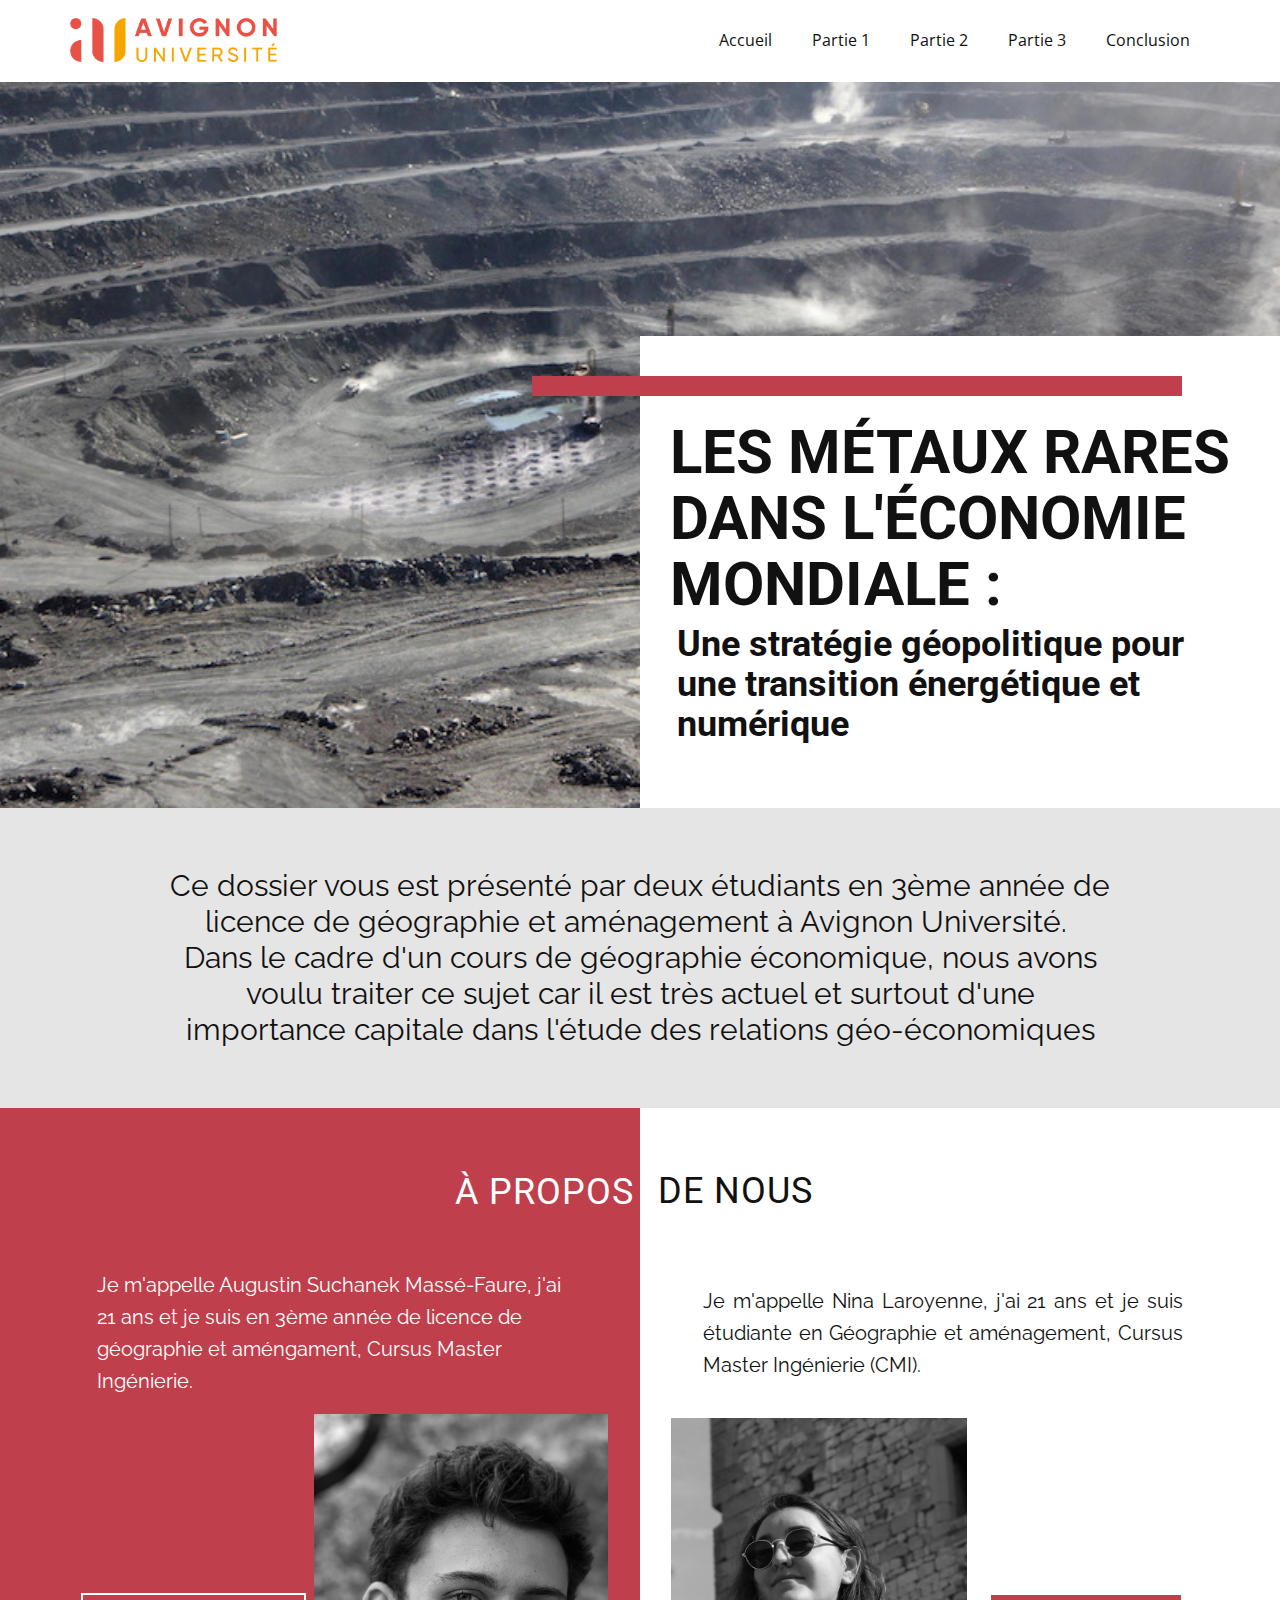
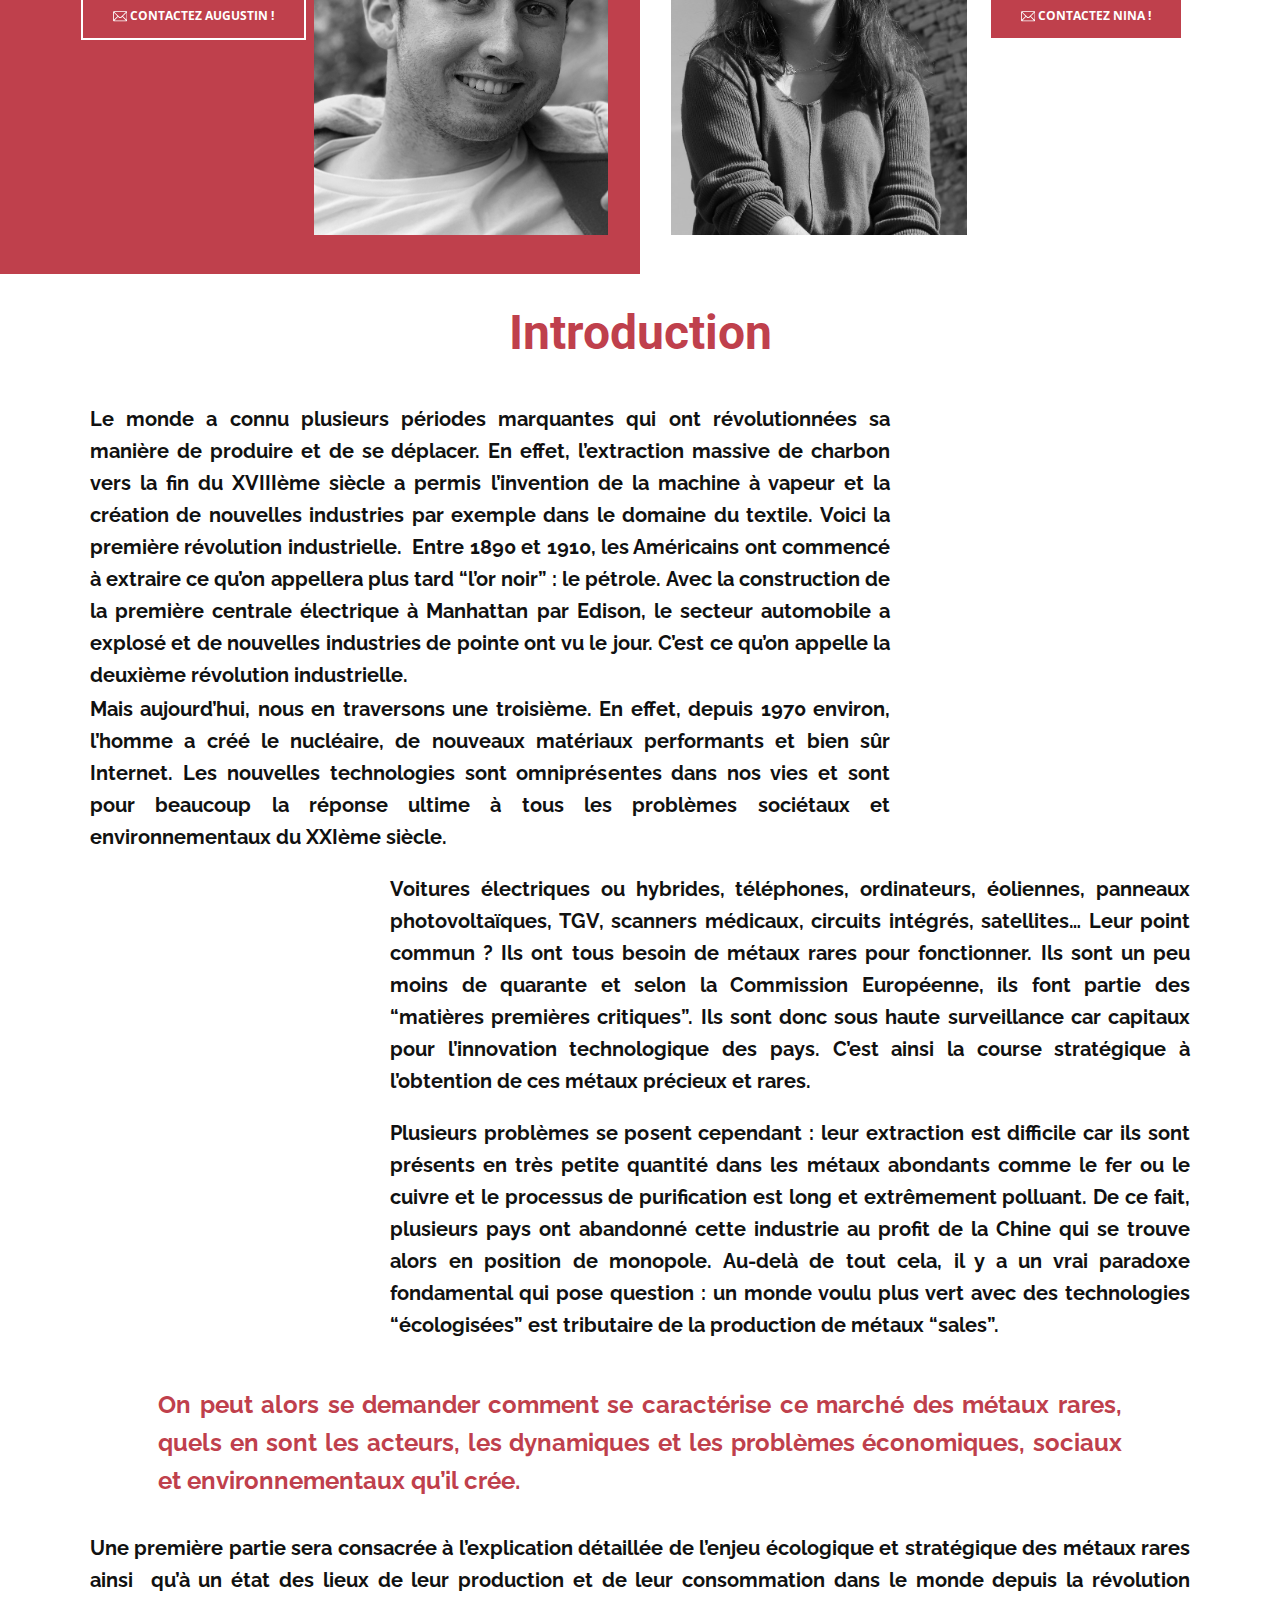
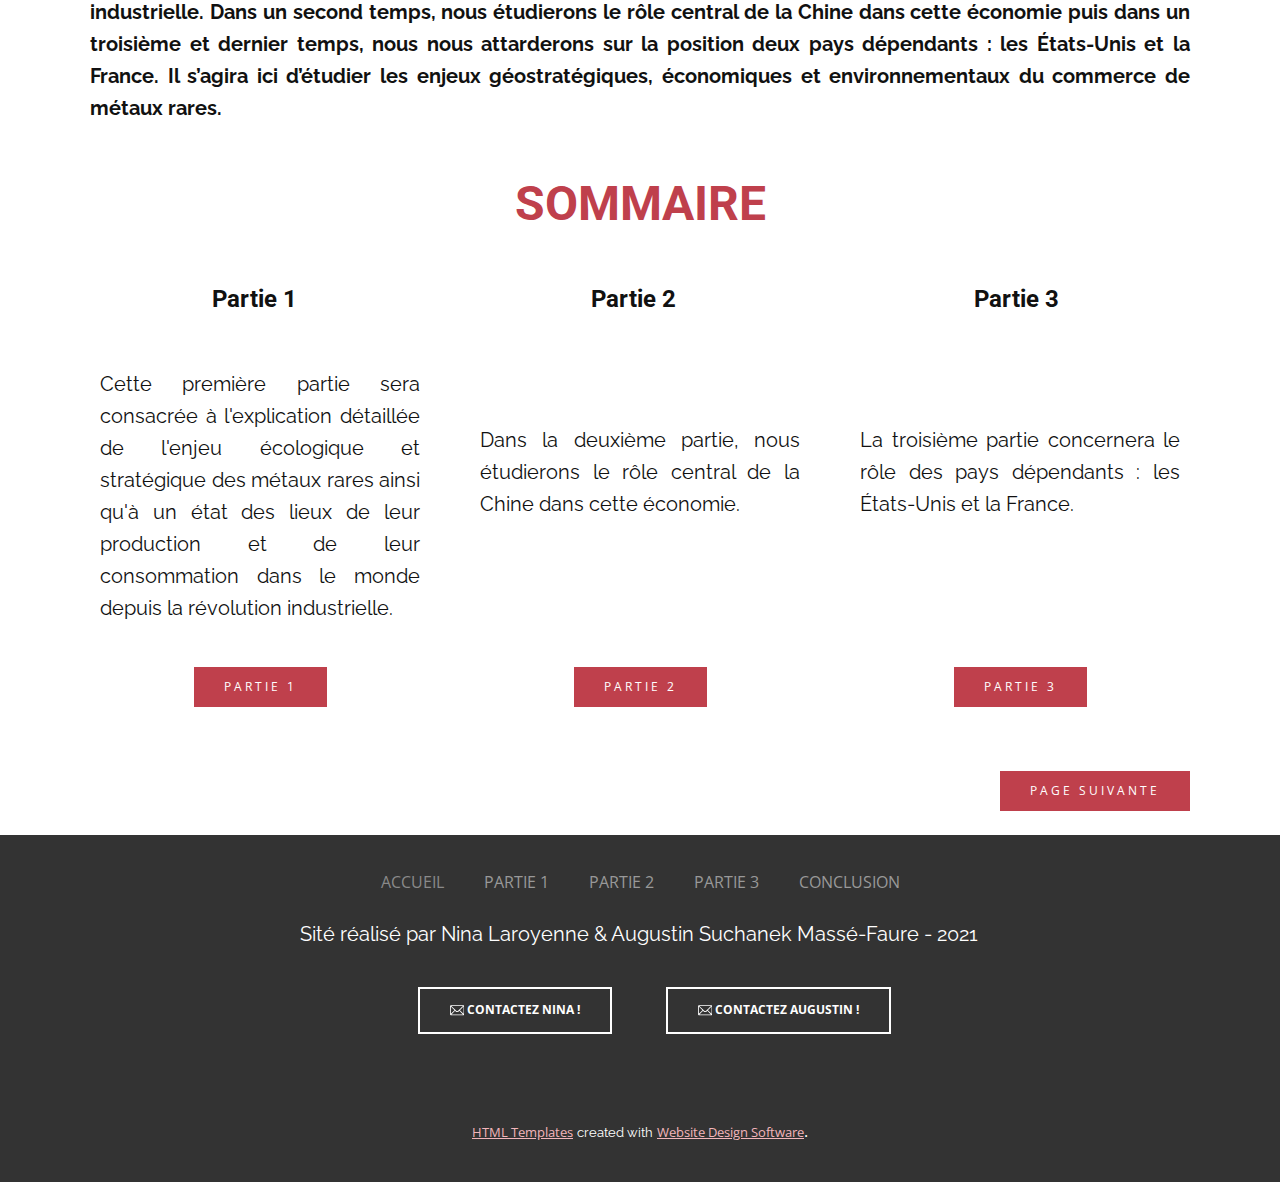
<file: index.html>
<!DOCTYPE html>
<html style="font-size: 16px;">
  <head>
    <meta name="viewport" content="width=device-width, initial-scale=1.0">
    <meta charset="utf-8">
    <meta name="keywords" content="WorldUniversityRankings, Thousands of top university places still up for grabs, How to Use Your Financial Aid Like a Paycheck, 11 Colleges Where Graduates Pursue Continuing Education, Connect With Mentors Before Fall at U.S. Universities, National Universities, Best News Websites for Students, BBC Two
                        University Challenge, Moving from an international to global agenda">
    <meta name="description" content="">
    <meta name="page_type" content="np-template-header-footer-from-plugin">
    <title>Accueil</title>
    <link rel="stylesheet" href="nicepage.css" media="screen">
<link rel="stylesheet" href="Accueil.css" media="screen">
    <script class="u-script" type="text/javascript" src="jquery.js" defer=""></script>
    <script class="u-script" type="text/javascript" src="nicepage.js" defer=""></script>
    <meta name="generator" content="Nicepage 3.15.3, nicepage.com">
    <link id="u-theme-google-font" rel="stylesheet" href="https://fonts.googleapis.com/css?family=Roboto:100,100i,300,300i,400,400i,500,500i,700,700i,900,900i|Open+Sans:300,300i,400,400i,600,600i,700,700i,800,800i">
    <link id="u-page-google-font" rel="stylesheet" href="https://fonts.googleapis.com/css?family=Raleway:100,100i,200,200i,300,300i,400,400i,500,500i,600,600i,700,700i,800,800i,900,900i">
    
    
    
    
    
    
    
    <script type="application/ld+json">{
		"@context": "http://schema.org",
		"@type": "Organization",
		"name": "",
		"url": "index.html",
		"logo": "images/avignon_universite_RVB.png"
}</script>
    <meta property="og:title" content="Accueil">
    <meta property="og:type" content="website">
    <meta name="theme-color" content="#bf404c">
    <link rel="canonical" href="index.html">
    <meta property="og:url" content="index.html">
  </head>
  <body data-home-page="Accueil.html" data-home-page-title="Accueil" class="u-body"><header class="u-align-center-sm u-align-center-xs u-clearfix u-header u-header" id="sec-1e2e"><div class="u-clearfix u-sheet u-sheet-1">
        <a href="Accueil.html" data-page-id="54986348" class="u-image u-logo u-image-1" data-image-width="591" data-image-height="127" title="Accueil">
          <img src="images/avignon_universite_RVB.png" class="u-logo-image u-logo-image-1" data-image-width="207">
        </a>
        <nav data-position="" class="u-menu u-menu-dropdown u-offcanvas u-menu-1">
          <div class="menu-collapse">
            <a class="u-button-style u-nav-link" href="#">
              <svg><use xmlns:xlink="http://www.w3.org/1999/xlink" xlink:href="#menu-hamburger"></use></svg>
              <svg version="1.1" xmlns="http://www.w3.org/2000/svg" xmlns:xlink="http://www.w3.org/1999/xlink"><defs><symbol id="menu-hamburger" viewBox="0 0 16 16" style="width: 16px; height: 16px;"><rect y="1" width="16" height="2"></rect><rect y="7" width="16" height="2"></rect><rect y="13" width="16" height="2"></rect>
</symbol>
</defs></svg>
            </a>
          </div>
          <div class="u-nav-container">
            <ul class="u-nav u-unstyled"><li class="u-nav-item"><a class="u-button-style u-nav-link" href="Accueil.html">Accueil</a>
</li><li class="u-nav-item"><a class="u-button-style u-nav-link" href="Partie-1.html">Partie 1</a>
</li><li class="u-nav-item"><a class="u-button-style u-nav-link" href="Partie-2.html">Partie 2</a>
</li><li class="u-nav-item"><a class="u-button-style u-nav-link" href="Partie-3.html">Partie 3</a>
</li><li class="u-nav-item"><a class="u-button-style u-nav-link" href="Conclusion.html">Conclusion</a>
</li></ul>
          </div>
          <div class="u-nav-container-collapse">
            <div class="u-black u-container-style u-inner-container-layout u-opacity u-opacity-95 u-sidenav">
              <div class="u-sidenav-overflow">
                <div class="u-menu-close"></div>
                <ul class="u-align-center u-nav u-popupmenu-items u-unstyled u-nav-2"><li class="u-nav-item"><a class="u-button-style u-nav-link" href="Accueil.html">Accueil</a>
</li><li class="u-nav-item"><a class="u-button-style u-nav-link" href="Partie-1.html">Partie 1</a>
</li><li class="u-nav-item"><a class="u-button-style u-nav-link" href="Partie-2.html">Partie 2</a>
</li><li class="u-nav-item"><a class="u-button-style u-nav-link" href="Partie-3.html">Partie 3</a>
</li><li class="u-nav-item"><a class="u-button-style u-nav-link" href="Conclusion.html">Conclusion</a>
</li></ul>
              </div>
            </div>
            <div class="u-black u-menu-overlay u-opacity u-opacity-70"></div>
          </div>
        </nav>
      </div></header> 
    <section class="u-clearfix u-image u-section-1" id="sec-a853" data-image-width="900" data-image-height="450">
      <div class="u-align-left u-container-style u-group u-white u-group-1">
        <div class="u-container-layout u-container-layout-1">
          <div class="u-border-20 u-border-palette-1-base u-line u-line-horizontal u-line-1"></div>
          <h1 class="u-text u-title u-text-1">Les métaux rares dans l'économie mondiale :<br>
          </h1>
          <h2 class="u-heading-font u-subtitle u-text u-text-2"><b>Une stratégie géopolitique pour une transition énergétique et numérique&nbsp;</b>
          </h2>
        </div>
      </div>
    </section>
    <section class="u-clearfix u-grey-10 u-section-2" id="sec-d241">
      <div class="u-clearfix u-sheet u-valign-middle u-sheet-1">
        <h3 class="u-align-center u-custom-font u-font-raleway u-text u-text-1">Ce dossier vous est présenté par deux étudiants en 3ème année de licence de géographie et aménagement à Avignon Université.&nbsp;<br>Dans le cadre d'un cours de géographie économique, nous avons voulu traiter ce sujet car il est très actuel et surtout d'une importance capitale dans l'étude des relations géo-économiques
        </h3>
      </div>
    </section>
    <section class="u-clearfix u-valign-middle u-section-3" id="sec-704c">
      <div class="u-palette-1-base u-shape u-shape-rectangle u-shape-1"></div>
      <h2 class="u-align-justify u-text u-text-1"> DE NOUS</h2>
      <h2 class="u-text u-text-body-alt-color u-text-2"> À PROPOS</h2>
      <p class="u-align-justify u-custom-font u-font-raleway u-text u-text-3"> Je m'appelle Nina Laroyenne, j'ai 21 ans et je suis étudiante en Géographie et aménagement, Cursus Master Ingénierie (CMI).</p>
      <p class="u-custom-font u-font-raleway u-text u-text-body-alt-color u-text-4">Je m'appelle Augustin Suchanek Massé-Faure, j'ai 21 ans et je suis en 3ème année de licence de géographie et améngament, Cursus Master Ingénierie.</p>
      <img class="u-image u-image-default u-image-1" src="images/sanstitre-9325.jpg" alt="" data-image-width="6000" data-image-height="4000">
      <img class="u-image u-image-2" src="images/IMG_2956.jpg" data-image-width="1296" data-image-height="1815">
      <a href="mailto:nina.laroyenne@alunmi.univ-avignon.fr" class="u-border-2 u-border-white u-btn u-button-style u-hover-black u-palette-1-base u-text-hover-white u-text-white u-btn-1"><span class="u-icon u-icon-1"><svg class="u-svg-content" viewBox="0 0 512 512" x="0px" y="0px" style="width: 1em; height: 1em;"><g><g><path d="M467,76H45C20.137,76,0,96.262,0,121v270c0,24.885,20.285,45,45,45h422c24.655,0,45-20.03,45-45V121    C512,96.306,491.943,76,467,76z M460.698,106c-9.194,9.145-167.415,166.533-172.878,171.967c-8.5,8.5-19.8,13.18-31.82,13.18    s-23.32-4.681-31.848-13.208C220.478,274.284,64.003,118.634,51.302,106H460.698z M30,384.894V127.125L159.638,256.08L30,384.894z     M51.321,406l129.587-128.763l22.059,21.943c14.166,14.166,33,21.967,53.033,21.967c20.033,0,38.867-7.801,53.005-21.939    l22.087-21.971L460.679,406H51.321z M482,384.894L352.362,256.08L482,127.125V384.894z"></path>
</g>
</g></svg><img></span>&nbsp;Contactez Nina !
      </a>
      <a href="mailto:augustin.suchanek--masse-faure@alunmi.univ-avignon.fr" class="u-border-2 u-border-white u-btn u-button-style u-hover-black u-none u-text-hover-white u-text-white u-btn-2"><span class="u-icon u-icon-2"><svg class="u-svg-content" viewBox="0 0 512 512" x="0px" y="0px" style="width: 1em; height: 1em;"><g><g><path d="M467,76H45C20.137,76,0,96.262,0,121v270c0,24.885,20.285,45,45,45h422c24.655,0,45-20.03,45-45V121    C512,96.306,491.943,76,467,76z M460.698,106c-9.194,9.145-167.415,166.533-172.878,171.967c-8.5,8.5-19.8,13.18-31.82,13.18    s-23.32-4.681-31.848-13.208C220.478,274.284,64.003,118.634,51.302,106H460.698z M30,384.894V127.125L159.638,256.08L30,384.894z     M51.321,406l129.587-128.763l22.059,21.943c14.166,14.166,33,21.967,53.033,21.967c20.033,0,38.867-7.801,53.005-21.939    l22.087-21.971L460.679,406H51.321z M482,384.894L352.362,256.08L482,127.125V384.894z"></path>
</g>
</g></svg><img></span>&nbsp;Contactez Augustin !
      </a>
    </section>
    <section class="u-clearfix u-section-4" id="sec-5c46">
      <div class="u-clearfix u-sheet u-sheet-1">
        <h1 class="u-align-center u-text u-text-palette-1-base u-text-1">Introdu<span style="font-weight: 700;"></span>ction
        </h1>
        <p class="u-align-justify u-custom-font u-font-raleway u-text u-text-2"><b>Le monde a connu plusieurs périodes marquantes qui ont révolutionnées sa manière de produire et de se déplacer. En effet, l’extraction massive de charbon vers la fin du XVIIIème siècle a permis l’invention de la machine à vapeur et la création de nouvelles industries par exemple dans le domaine du textile. Voici la première révolution industrielle.&nbsp; Entre 1890 et 1910, les Américains ont commencé à extraire ce qu’on appellera plus tard “l’or noir” : le pétrole. Avec la construction de la première centrale électrique à Manhattan par Edison, le secteur automobile a explosé et de nouvelles industries de pointe ont vu le jour. C’est ce qu’on appelle la deuxième révolution industrielle.<span style="font-weight: 400;"></span></b>
        </p>
        <p class="u-align-justify u-custom-font u-font-raleway u-text u-text-3"><b>Mais aujourd’hui, nous en traversons une troisième. En effet, depuis 1970 environ, l’homme a créé le nucléaire, de nouveaux matériaux performants et bien sûr Internet. Les nouvelles technologies sont omniprésentes dans nos vies et sont pour beaucoup la réponse ultime à tous les problèmes sociétaux et environnementaux du XXIème siècle.&nbsp;</b>
        </p>
        <p class="u-align-justify u-custom-font u-font-raleway u-text u-text-4"><b>Voitures électriques ou hybrides, téléphones, ordinateurs, éoliennes, panneaux photovoltaïques, TGV, scanners médicaux, circuits intégrés, satellites… Leur point commun ? Ils ont tous besoin de métaux rares pour fonctionner. Ils sont un peu moins de quarante et selon la Commission Européenne, ils font partie des “matières premières critiques”. Ils sont donc sous haute surveillance car capitaux pour l’innovation technologique des pays. C’est ainsi la course stratégique à l’obtention de ces métaux précieux et rares.&nbsp;</b>
        </p>
        <p class="u-align-justify u-custom-font u-font-raleway u-text u-text-5"><b>Plusieurs problèmes se posent cependant : leur extraction est difficile car ils sont présents en très petite quantité dans les métaux abondants comme le fer ou le cuivre et le processus de purification est long et extrêmement polluant. De ce fait, plusieurs pays ont abandonné cette industrie au profit de la Chine qui se trouve alors en position de monopole. Au-delà de tout cela, il y a un vrai paradoxe fondamental qui pose question : un monde voulu plus vert avec des technologies “écologisées” est tributaire de la production de métaux “sales”.&nbsp;</b>
          <br>
        </p>
        <p class="u-align-justify u-custom-font u-font-raleway u-text u-text-palette-1-base u-text-6"><b>On peut alors se demander comment se caractérise ce marché des métaux rares, quels en sont les acteurs, les dynamiques et les problèmes économiques, sociaux et environnementaux qu’il crée.</b>
        </p>
        <p class="u-align-justify u-custom-font u-font-raleway u-text u-text-body-color u-text-7"><b>Une première partie sera consacrée à l’explication détaillée de l’enjeu écologique et stratégique des métaux rares ainsi&nbsp; qu’à un état des lieux de leur production et de leur consommation dans le monde depuis la révolution industrielle. Dans un second temps, nous étudierons le rôle central de la Chine dans cette économie puis dans un troisième et dernier temps, nous nous attarderons sur la position deux pays dépendants : les États-Unis et la France. Il s’agira ici d’étudier les enjeux géostratégiques, économiques et environnementaux du commerce de métaux rares.&nbsp;</b>
        </p>
      </div>
    </section>
    <section class="u-clearfix u-section-5" id="sec-1650">
      <div class="u-clearfix u-sheet u-sheet-1">
        <h1 class="u-align-center u-text u-text-palette-1-base u-text-1">SOMMAIRe <span style="font-weight: 700;"></span>
          <br>
        </h1>
        <div class="u-clearfix u-expanded-width u-layout-wrap u-layout-wrap-1">
          <div class="u-layout">
            <div class="u-layout-row">
              <div class="u-container-style u-layout-cell u-size-20 u-layout-cell-1">
                <div class="u-container-layout u-valign-top u-container-layout-1">
                  <h4 class="u-text u-text-2">Partie 1</h4>
                  <p class="u-align-justify u-custom-font u-font-raleway u-text u-text-3">Cette première partie sera consacrée à l'explication détaillée de l'enjeu écologique et stratégique des métaux rares ainsi qu'à un état des lieux de leur production et de leur consommation dans le monde depuis la révolution industrielle.</p>
                  <a href="Partie-1.html" data-page-id="39957120" class="u-btn u-button-style u-btn-1">Partie 1</a>
                </div>
              </div>
              <div class="u-container-style u-layout-cell u-size-20 u-layout-cell-2">
                <div class="u-container-layout u-container-layout-2">
                  <h4 class="u-text u-text-4">Partie 2</h4>
                  <p class="u-align-justify u-custom-font u-font-raleway u-text u-text-5">Dans la deuxième partie, nous étudierons le rôle central de la Chine dans cette économie.</p>
                  <a href="Partie-2.html" data-page-id="82857396" class="u-btn u-button-style u-btn-2">Partie 2</a>
                </div>
              </div>
              <div class="u-container-style u-layout-cell u-size-20 u-layout-cell-3">
                <div class="u-container-layout u-valign-bottom u-container-layout-3">
                  <h4 class="u-text u-text-6">Partie 3</h4>
                  <p class="u-align-justify u-custom-font u-font-raleway u-text u-text-7">La troisième partie concernera le rôle des pays dépendants : les États-Unis et la France.</p>
                  <a href="Partie-3.html" data-page-id="244936098" class="u-btn u-button-style u-btn-3">Partie 3</a>
                </div>
              </div>
            </div>
          </div>
        </div>
      </div>
    </section>
    <section class="u-clearfix u-section-6" id="sec-f643">
      <div class="u-clearfix u-sheet u-valign-middle u-sheet-1">
        <a href="Partie-1.html" data-page-id="39957120" class="u-btn u-button-style u-btn-1">Page suivante</a>
      </div>
    </section>
    
    
    <footer class="u-clearfix u-footer u-grey-80" id="sec-6646"><div class="u-clearfix u-sheet u-sheet-1">
        <div class="u-container-style u-group u-group-1">
          <div class="u-container-layout u-container-layout-1">
            <nav class="u-menu u-menu-dropdown u-offcanvas u-menu-1">
              <div class="menu-collapse" style="text-transform: uppercase;">
                <a class="u-btn-text u-button-style u-nav-link u-text-grey-40" href="#">
                  <svg><use xmlns:xlink="http://www.w3.org/1999/xlink" xlink:href="#menu-hamburger"></use></svg>
                  <svg version="1.1" xmlns="http://www.w3.org/2000/svg" xmlns:xlink="http://www.w3.org/1999/xlink"><defs><symbol id="menu-hamburger" viewBox="0 0 16 16" style="width: 16px; height: 16px;"><rect y="1" width="16" height="2"></rect><rect y="7" width="16" height="2"></rect><rect y="13" width="16" height="2"></rect>
</symbol>
</defs></svg>
                </a>
              </div>
              <div class="u-nav-container">
                <ul class="u-nav u-unstyled u-nav-1"><li class="u-nav-item"><a class="u-btn-text u-button-style u-nav-link u-text-grey-40" href="Accueil.html">Accueil</a>
</li><li class="u-nav-item"><a class="u-btn-text u-button-style u-nav-link u-text-grey-40" href="Partie-1.html">Partie 1</a>
</li><li class="u-nav-item"><a class="u-btn-text u-button-style u-nav-link u-text-grey-40" href="Partie-2.html">Partie 2</a>
</li><li class="u-nav-item"><a class="u-btn-text u-button-style u-nav-link u-text-grey-40" href="Partie-3.html">Partie 3</a>
</li><li class="u-nav-item"><a class="u-btn-text u-button-style u-nav-link u-text-grey-40" href="Conclusion.html">Conclusion</a>
</li></ul>
              </div>
              <div class="u-nav-container-collapse">
                <div class="u-black u-container-style u-inner-container-layout u-opacity u-opacity-95 u-sidenav">
                  <div class="u-sidenav-overflow">
                    <div class="u-menu-close"></div>
                    <ul class="u-align-center u-nav u-popupmenu-items u-unstyled u-nav-2"><li class="u-nav-item"><a class="u-btn-text u-button-style u-nav-link" href="Accueil.html">Accueil</a>
</li><li class="u-nav-item"><a class="u-btn-text u-button-style u-nav-link" href="Partie-1.html">Partie 1</a>
</li><li class="u-nav-item"><a class="u-btn-text u-button-style u-nav-link" href="Partie-2.html">Partie 2</a>
</li><li class="u-nav-item"><a class="u-btn-text u-button-style u-nav-link" href="Partie-3.html">Partie 3</a>
</li><li class="u-nav-item"><a class="u-btn-text u-button-style u-nav-link" href="Conclusion.html">Conclusion</a>
</li></ul>
                  </div>
                </div>
                <div class="u-black u-menu-overlay u-opacity u-opacity-70"></div>
              </div>
            </nav>
          </div>
        </div>
        <p class="u-custom-font u-font-raleway u-text u-text-1">Sité réalisé par Nina Laroyenne &amp; Augustin Suchanek Massé-Faure - 2021</p>
        <a href="mailto:nina.laroyenne@alunmi.univ-avignon.fr" class="u-border-2 u-border-white u-btn u-button-style u-hover-black u-none u-text-hover-white u-text-white u-btn-1"><span class="u-icon u-icon-1"><svg class="u-svg-content" viewBox="0 0 512 512" x="0px" y="0px" style="width: 1em; height: 1em;"><g><g><path d="M467,76H45C20.137,76,0,96.262,0,121v270c0,24.885,20.285,45,45,45h422c24.655,0,45-20.03,45-45V121    C512,96.306,491.943,76,467,76z M460.698,106c-9.194,9.145-167.415,166.533-172.878,171.967c-8.5,8.5-19.8,13.18-31.82,13.18    s-23.32-4.681-31.848-13.208C220.478,274.284,64.003,118.634,51.302,106H460.698z M30,384.894V127.125L159.638,256.08L30,384.894z     M51.321,406l129.587-128.763l22.059,21.943c14.166,14.166,33,21.967,53.033,21.967c20.033,0,38.867-7.801,53.005-21.939    l22.087-21.971L460.679,406H51.321z M482,384.894L352.362,256.08L482,127.125V384.894z"></path>
</g>
</g></svg><img></span>&nbsp;Contactez Nina !
        </a>
        <a href="mailto:augustin.suchanek--masse-faure@alunmi.univ-avignon.fr" class="u-border-2 u-border-white u-btn u-button-style u-hover-black u-none u-text-hover-white u-text-white u-btn-2"><span class="u-icon u-icon-2"><svg class="u-svg-content" viewBox="0 0 512 512" x="0px" y="0px" style="width: 1em; height: 1em;"><g><g><path d="M467,76H45C20.137,76,0,96.262,0,121v270c0,24.885,20.285,45,45,45h422c24.655,0,45-20.03,45-45V121    C512,96.306,491.943,76,467,76z M460.698,106c-9.194,9.145-167.415,166.533-172.878,171.967c-8.5,8.5-19.8,13.18-31.82,13.18    s-23.32-4.681-31.848-13.208C220.478,274.284,64.003,118.634,51.302,106H460.698z M30,384.894V127.125L159.638,256.08L30,384.894z     M51.321,406l129.587-128.763l22.059,21.943c14.166,14.166,33,21.967,53.033,21.967c20.033,0,38.867-7.801,53.005-21.939    l22.087-21.971L460.679,406H51.321z M482,384.894L352.362,256.08L482,127.125V384.894z"></path>
</g>
</g></svg><img></span>&nbsp;Contactez Augustin !
        </a>
      </div></footer>
    <section class="u-backlink u-clearfix u-grey-80">
      <a class="u-link" href="https://nicepage.com/html-templates" target="_blank">
        <span>HTML Templates</span>
      </a>
      <p class="u-text">
        <span>created with</span>
      </p>
      <a class="u-link" href="https://nicepage.com/" target="_blank">
        <span>Website Design Software</span>
      </a>. 
    </section><span style="height: 64px; width: 64px; margin-left: 0px; margin-right: auto; margin-top: 0px; background-image: none; right: 20px; bottom: 20px" class="u-back-to-top u-icon u-icon-circle u-opacity u-opacity-85 u-palette-1-base u-spacing-15" data-href="#">
        <svg class="u-svg-link" preserveAspectRatio="xMidYMin slice" viewBox="0 0 551.13 551.13"><use xmlns:xlink="http://www.w3.org/1999/xlink" xlink:href="#svg-1d98"></use></svg>
        <svg class="u-svg-content" enable-background="new 0 0 551.13 551.13" viewBox="0 0 551.13 551.13" xmlns="http://www.w3.org/2000/svg" id="svg-1d98"><path d="m275.565 189.451 223.897 223.897h51.668l-275.565-275.565-275.565 275.565h51.668z"></path></svg>
    </span>
  </body>
</html>
</file>
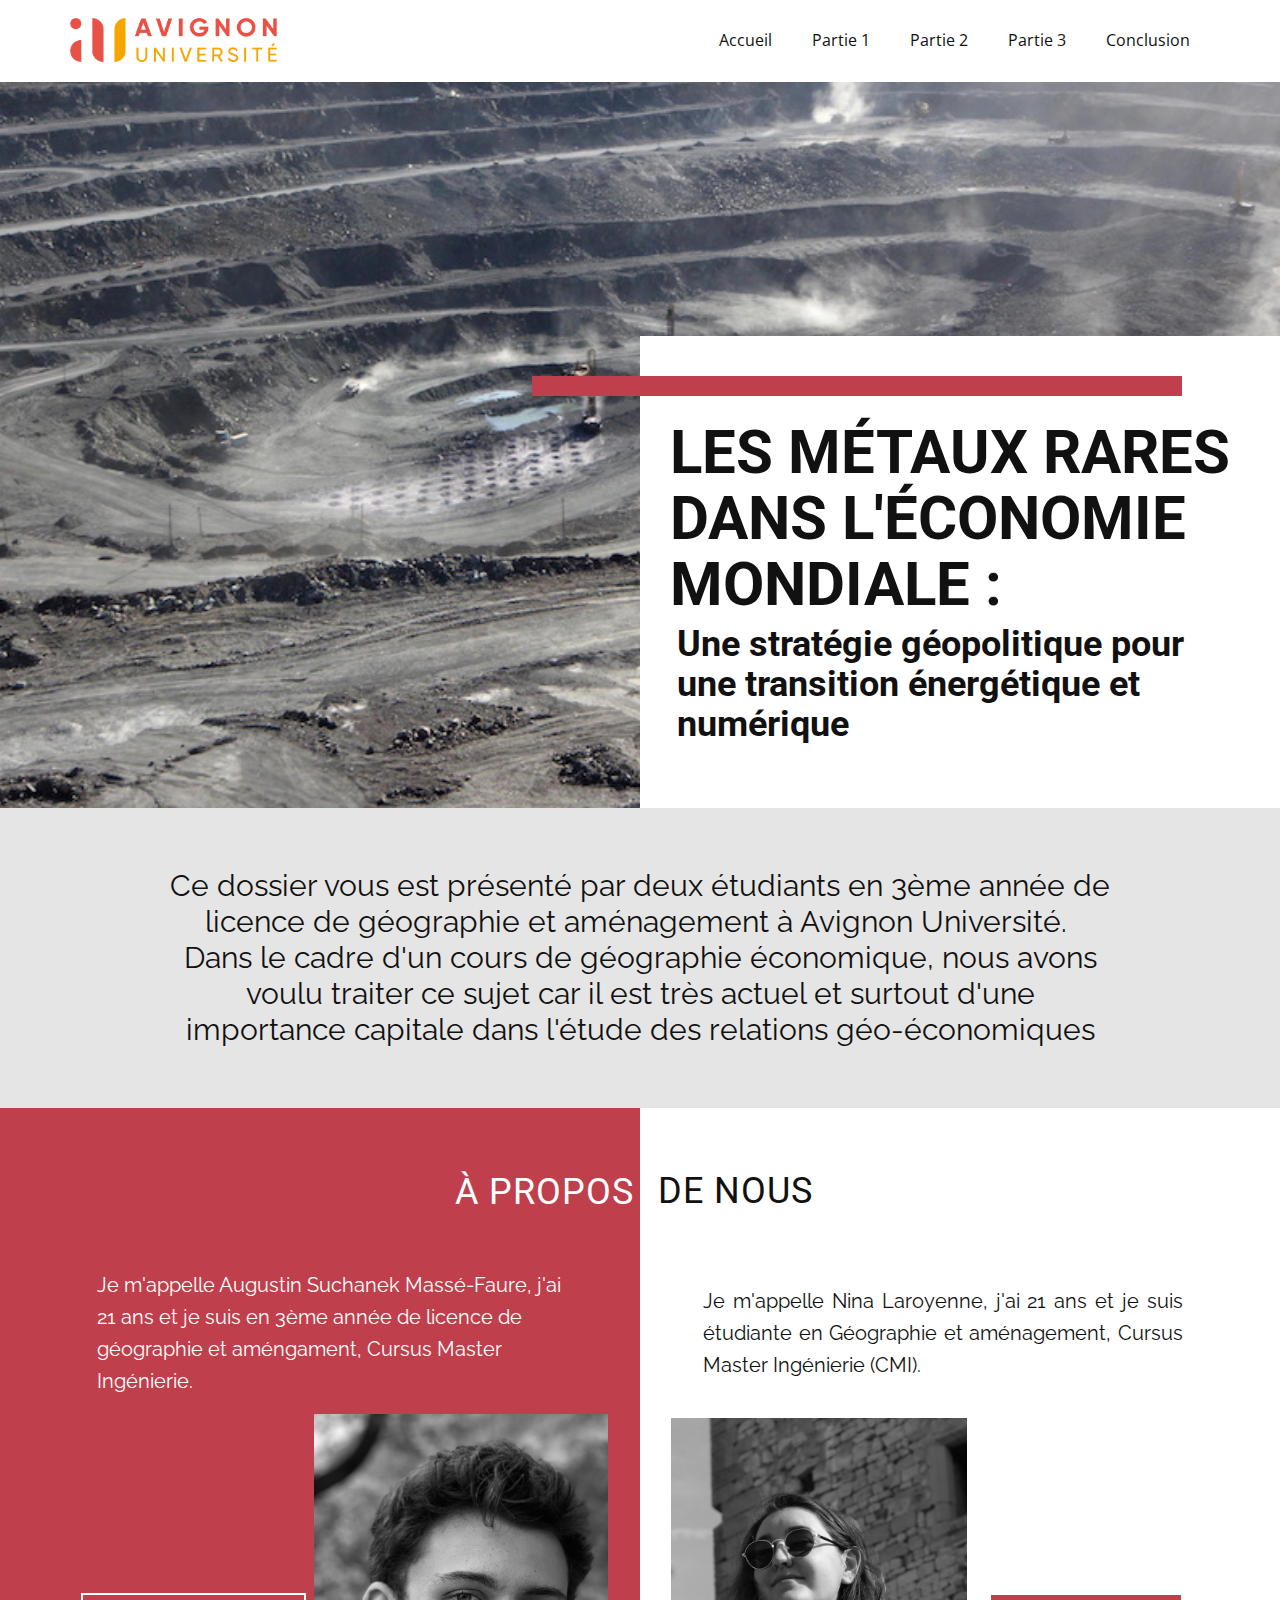
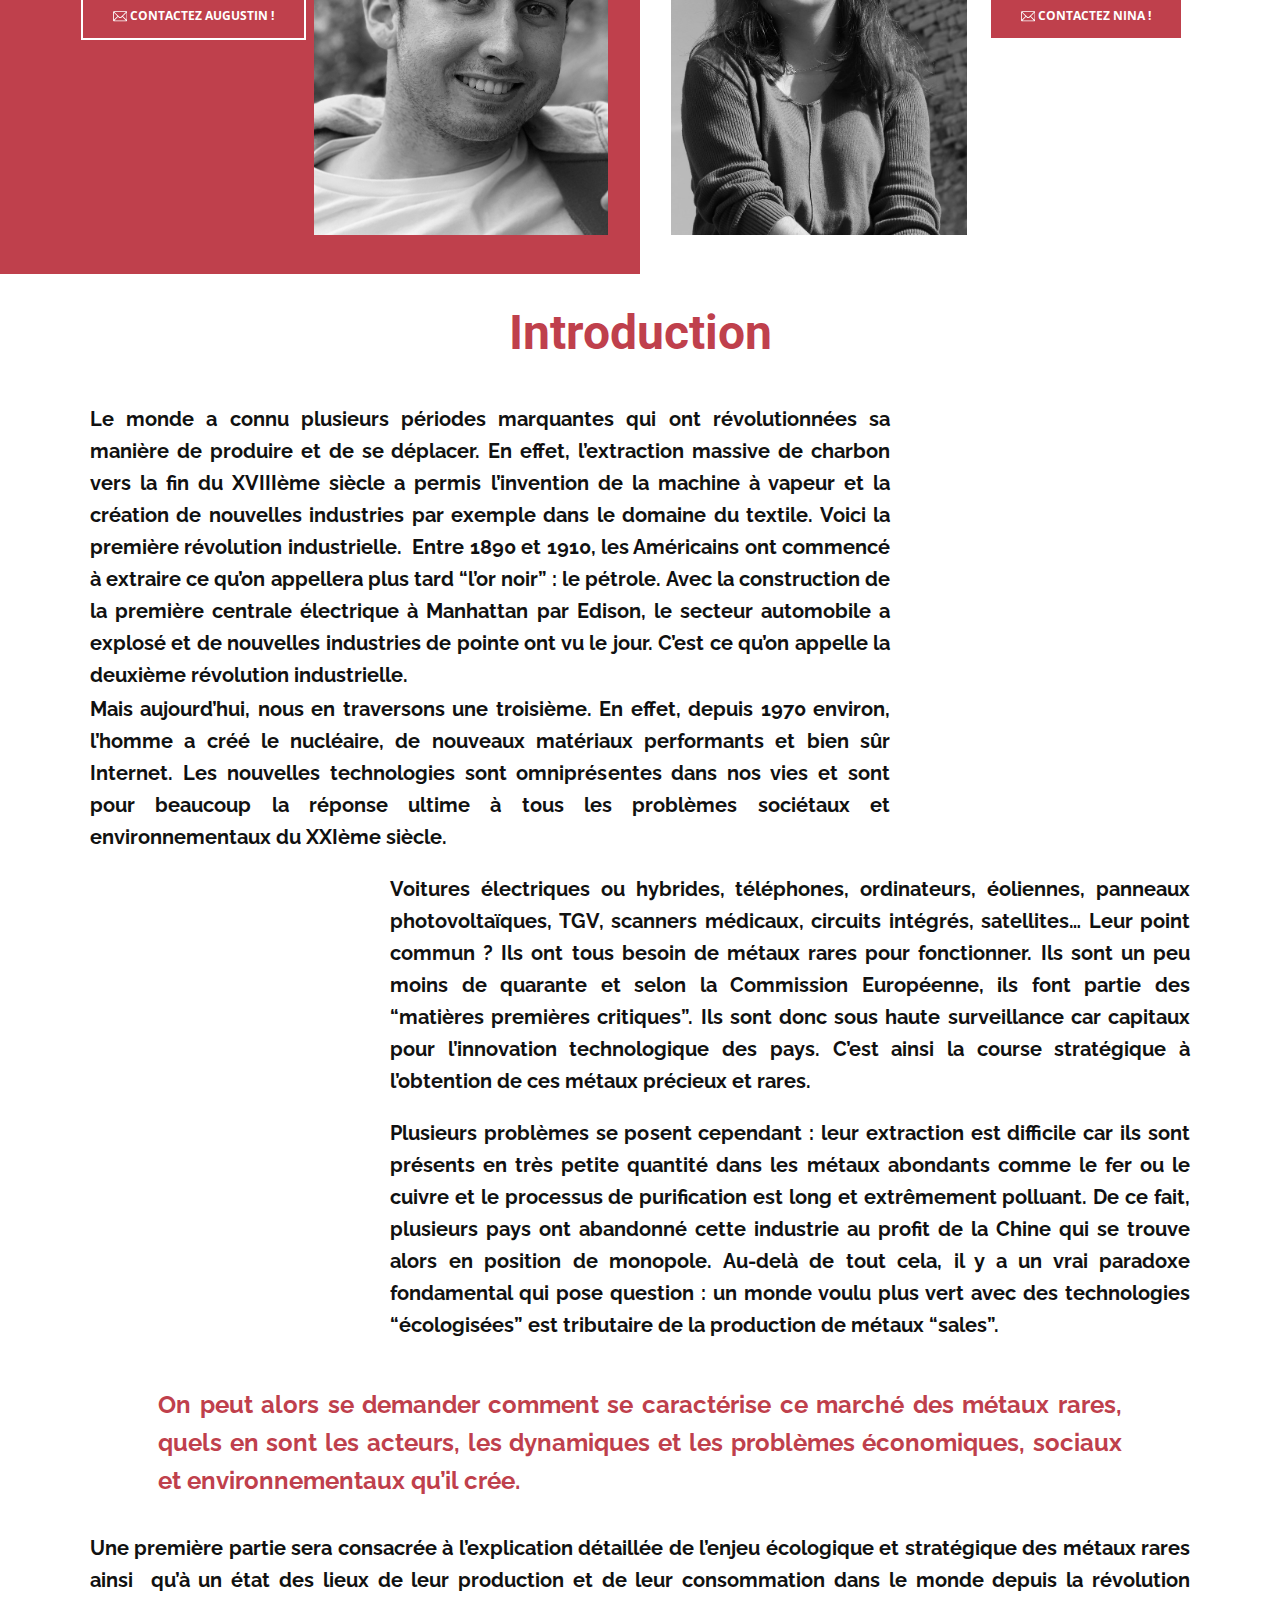
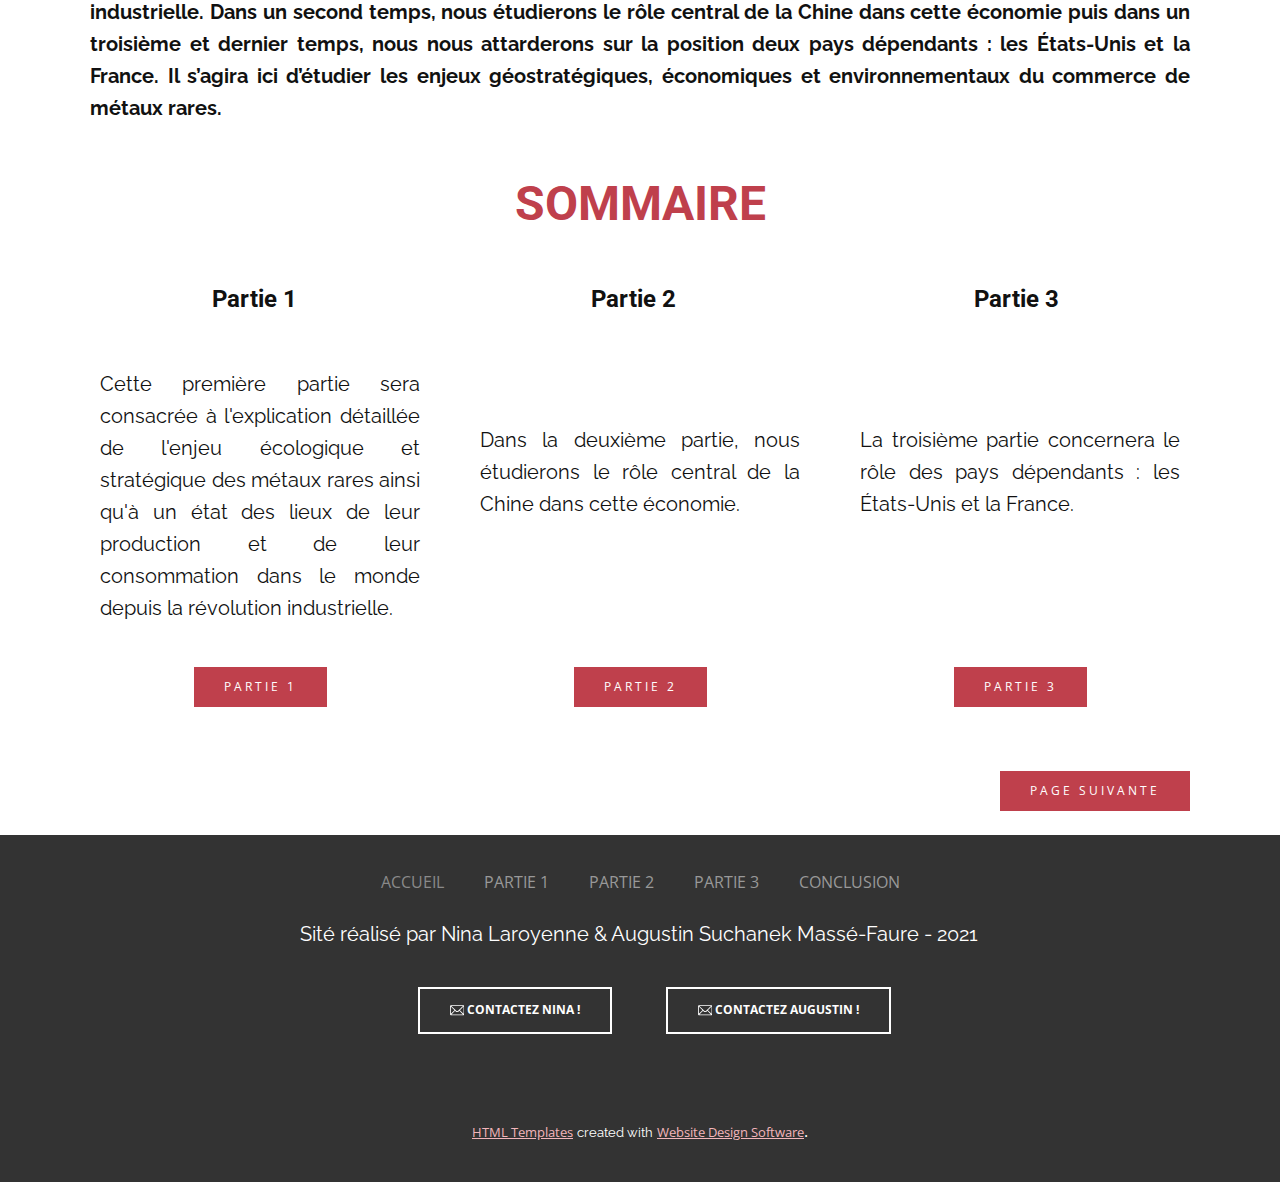
<file: Accueil.html>
<!DOCTYPE html>
<html style="font-size: 16px;">
  <head>
    <meta name="viewport" content="width=device-width, initial-scale=1.0">
    <meta charset="utf-8">
    <meta name="keywords" content="WorldUniversityRankings, Thousands of top university places still up for grabs, How to Use Your Financial Aid Like a Paycheck, 11 Colleges Where Graduates Pursue Continuing Education, Connect With Mentors Before Fall at U.S. Universities, National Universities, Best News Websites for Students, BBC Two
                        University Challenge, Moving from an international to global agenda">
    <meta name="description" content="">
    <meta name="page_type" content="np-template-header-footer-from-plugin">
    <title>Accueil</title>
    <link rel="stylesheet" href="nicepage.css" media="screen">
<link rel="stylesheet" href="Accueil.css" media="screen">
    <script class="u-script" type="text/javascript" src="jquery.js" defer=""></script>
    <script class="u-script" type="text/javascript" src="nicepage.js" defer=""></script>
    <meta name="generator" content="Nicepage 3.15.3, nicepage.com">
    <link id="u-theme-google-font" rel="stylesheet" href="https://fonts.googleapis.com/css?family=Roboto:100,100i,300,300i,400,400i,500,500i,700,700i,900,900i|Open+Sans:300,300i,400,400i,600,600i,700,700i,800,800i">
    <link id="u-page-google-font" rel="stylesheet" href="https://fonts.googleapis.com/css?family=Raleway:100,100i,200,200i,300,300i,400,400i,500,500i,600,600i,700,700i,800,800i,900,900i">
    
    
    
    
    
    
    
    <script type="application/ld+json">{
		"@context": "http://schema.org",
		"@type": "Organization",
		"name": "",
		"url": "index.html",
		"logo": "images/avignon_universite_RVB.png"
}</script>
    <meta property="og:title" content="Accueil">
    <meta property="og:type" content="website">
    <meta name="theme-color" content="#bf404c">
    <link rel="canonical" href="index.html">
    <meta property="og:url" content="index.html">
  </head>
  <body class="u-body"><header class="u-align-center-sm u-align-center-xs u-clearfix u-header u-header" id="sec-1e2e"><div class="u-clearfix u-sheet u-sheet-1">
        <a href="Accueil.html" data-page-id="54986348" class="u-image u-logo u-image-1" data-image-width="591" data-image-height="127" title="Accueil">
          <img src="images/avignon_universite_RVB.png" class="u-logo-image u-logo-image-1" data-image-width="207">
        </a>
        <nav data-position="" class="u-menu u-menu-dropdown u-offcanvas u-menu-1">
          <div class="menu-collapse">
            <a class="u-button-style u-nav-link" href="#">
              <svg><use xmlns:xlink="http://www.w3.org/1999/xlink" xlink:href="#menu-hamburger"></use></svg>
              <svg version="1.1" xmlns="http://www.w3.org/2000/svg" xmlns:xlink="http://www.w3.org/1999/xlink"><defs><symbol id="menu-hamburger" viewBox="0 0 16 16" style="width: 16px; height: 16px;"><rect y="1" width="16" height="2"></rect><rect y="7" width="16" height="2"></rect><rect y="13" width="16" height="2"></rect>
</symbol>
</defs></svg>
            </a>
          </div>
          <div class="u-nav-container">
            <ul class="u-nav u-unstyled"><li class="u-nav-item"><a class="u-button-style u-nav-link" href="Accueil.html">Accueil</a>
</li><li class="u-nav-item"><a class="u-button-style u-nav-link" href="Partie-1.html">Partie 1</a>
</li><li class="u-nav-item"><a class="u-button-style u-nav-link" href="Partie-2.html">Partie 2</a>
</li><li class="u-nav-item"><a class="u-button-style u-nav-link" href="Partie-3.html">Partie 3</a>
</li><li class="u-nav-item"><a class="u-button-style u-nav-link" href="Conclusion.html">Conclusion</a>
</li></ul>
          </div>
          <div class="u-nav-container-collapse">
            <div class="u-black u-container-style u-inner-container-layout u-opacity u-opacity-95 u-sidenav">
              <div class="u-sidenav-overflow">
                <div class="u-menu-close"></div>
                <ul class="u-align-center u-nav u-popupmenu-items u-unstyled u-nav-2"><li class="u-nav-item"><a class="u-button-style u-nav-link" href="Accueil.html">Accueil</a>
</li><li class="u-nav-item"><a class="u-button-style u-nav-link" href="Partie-1.html">Partie 1</a>
</li><li class="u-nav-item"><a class="u-button-style u-nav-link" href="Partie-2.html">Partie 2</a>
</li><li class="u-nav-item"><a class="u-button-style u-nav-link" href="Partie-3.html">Partie 3</a>
</li><li class="u-nav-item"><a class="u-button-style u-nav-link" href="Conclusion.html">Conclusion</a>
</li></ul>
              </div>
            </div>
            <div class="u-black u-menu-overlay u-opacity u-opacity-70"></div>
          </div>
        </nav>
      </div></header> 
    <section class="u-clearfix u-image u-section-1" id="sec-a853" data-image-width="900" data-image-height="450">
      <div class="u-align-left u-container-style u-group u-white u-group-1">
        <div class="u-container-layout u-container-layout-1">
          <div class="u-border-20 u-border-palette-1-base u-line u-line-horizontal u-line-1"></div>
          <h1 class="u-text u-title u-text-1">Les métaux rares dans l'économie mondiale :<br>
          </h1>
          <h2 class="u-heading-font u-subtitle u-text u-text-2"><b>Une stratégie géopolitique pour une transition énergétique et numérique&nbsp;</b>
          </h2>
        </div>
      </div>
    </section>
    <section class="u-clearfix u-grey-10 u-section-2" id="sec-d241">
      <div class="u-clearfix u-sheet u-valign-middle u-sheet-1">
        <h3 class="u-align-center u-custom-font u-font-raleway u-text u-text-1">Ce dossier vous est présenté par deux étudiants en 3ème année de licence de géographie et aménagement à Avignon Université.&nbsp;<br>Dans le cadre d'un cours de géographie économique, nous avons voulu traiter ce sujet car il est très actuel et surtout d'une importance capitale dans l'étude des relations géo-économiques
        </h3>
      </div>
    </section>
    <section class="u-clearfix u-valign-middle u-section-3" id="sec-704c">
      <div class="u-palette-1-base u-shape u-shape-rectangle u-shape-1"></div>
      <h2 class="u-align-justify u-text u-text-1"> DE NOUS</h2>
      <h2 class="u-text u-text-body-alt-color u-text-2"> À PROPOS</h2>
      <p class="u-align-justify u-custom-font u-font-raleway u-text u-text-3"> Je m'appelle Nina Laroyenne, j'ai 21 ans et je suis étudiante en Géographie et aménagement, Cursus Master Ingénierie (CMI).</p>
      <p class="u-custom-font u-font-raleway u-text u-text-body-alt-color u-text-4">Je m'appelle Augustin Suchanek Massé-Faure, j'ai 21 ans et je suis en 3ème année de licence de géographie et améngament, Cursus Master Ingénierie.</p>
      <img class="u-image u-image-default u-image-1" src="images/sanstitre-9325.jpg" alt="" data-image-width="6000" data-image-height="4000">
      <img class="u-image u-image-2" src="images/IMG_2956.jpg" data-image-width="1296" data-image-height="1815">
      <a href="mailto:nina.laroyenne@alunmi.univ-avignon.fr" class="u-border-2 u-border-white u-btn u-button-style u-hover-black u-palette-1-base u-text-hover-white u-text-white u-btn-1"><span class="u-icon u-icon-1"><svg class="u-svg-content" viewBox="0 0 512 512" x="0px" y="0px" style="width: 1em; height: 1em;"><g><g><path d="M467,76H45C20.137,76,0,96.262,0,121v270c0,24.885,20.285,45,45,45h422c24.655,0,45-20.03,45-45V121    C512,96.306,491.943,76,467,76z M460.698,106c-9.194,9.145-167.415,166.533-172.878,171.967c-8.5,8.5-19.8,13.18-31.82,13.18    s-23.32-4.681-31.848-13.208C220.478,274.284,64.003,118.634,51.302,106H460.698z M30,384.894V127.125L159.638,256.08L30,384.894z     M51.321,406l129.587-128.763l22.059,21.943c14.166,14.166,33,21.967,53.033,21.967c20.033,0,38.867-7.801,53.005-21.939    l22.087-21.971L460.679,406H51.321z M482,384.894L352.362,256.08L482,127.125V384.894z"></path>
</g>
</g></svg><img></span>&nbsp;Contactez Nina !
      </a>
      <a href="mailto:augustin.suchanek--masse-faure@alunmi.univ-avignon.fr" class="u-border-2 u-border-white u-btn u-button-style u-hover-black u-none u-text-hover-white u-text-white u-btn-2"><span class="u-icon u-icon-2"><svg class="u-svg-content" viewBox="0 0 512 512" x="0px" y="0px" style="width: 1em; height: 1em;"><g><g><path d="M467,76H45C20.137,76,0,96.262,0,121v270c0,24.885,20.285,45,45,45h422c24.655,0,45-20.03,45-45V121    C512,96.306,491.943,76,467,76z M460.698,106c-9.194,9.145-167.415,166.533-172.878,171.967c-8.5,8.5-19.8,13.18-31.82,13.18    s-23.32-4.681-31.848-13.208C220.478,274.284,64.003,118.634,51.302,106H460.698z M30,384.894V127.125L159.638,256.08L30,384.894z     M51.321,406l129.587-128.763l22.059,21.943c14.166,14.166,33,21.967,53.033,21.967c20.033,0,38.867-7.801,53.005-21.939    l22.087-21.971L460.679,406H51.321z M482,384.894L352.362,256.08L482,127.125V384.894z"></path>
</g>
</g></svg><img></span>&nbsp;Contactez Augustin !
      </a>
    </section>
    <section class="u-clearfix u-section-4" id="sec-5c46">
      <div class="u-clearfix u-sheet u-sheet-1">
        <h1 class="u-align-center u-text u-text-palette-1-base u-text-1">Introdu<span style="font-weight: 700;"></span>ction
        </h1>
        <p class="u-align-justify u-custom-font u-font-raleway u-text u-text-2"><b>Le monde a connu plusieurs périodes marquantes qui ont révolutionnées sa manière de produire et de se déplacer. En effet, l’extraction massive de charbon vers la fin du XVIIIème siècle a permis l’invention de la machine à vapeur et la création de nouvelles industries par exemple dans le domaine du textile. Voici la première révolution industrielle.&nbsp; Entre 1890 et 1910, les Américains ont commencé à extraire ce qu’on appellera plus tard “l’or noir” : le pétrole. Avec la construction de la première centrale électrique à Manhattan par Edison, le secteur automobile a explosé et de nouvelles industries de pointe ont vu le jour. C’est ce qu’on appelle la deuxième révolution industrielle.<span style="font-weight: 400;"></span></b>
        </p>
        <p class="u-align-justify u-custom-font u-font-raleway u-text u-text-3"><b>Mais aujourd’hui, nous en traversons une troisième. En effet, depuis 1970 environ, l’homme a créé le nucléaire, de nouveaux matériaux performants et bien sûr Internet. Les nouvelles technologies sont omniprésentes dans nos vies et sont pour beaucoup la réponse ultime à tous les problèmes sociétaux et environnementaux du XXIème siècle.&nbsp;</b>
        </p>
        <p class="u-align-justify u-custom-font u-font-raleway u-text u-text-4"><b>Voitures électriques ou hybrides, téléphones, ordinateurs, éoliennes, panneaux photovoltaïques, TGV, scanners médicaux, circuits intégrés, satellites… Leur point commun ? Ils ont tous besoin de métaux rares pour fonctionner. Ils sont un peu moins de quarante et selon la Commission Européenne, ils font partie des “matières premières critiques”. Ils sont donc sous haute surveillance car capitaux pour l’innovation technologique des pays. C’est ainsi la course stratégique à l’obtention de ces métaux précieux et rares.&nbsp;</b>
        </p>
        <p class="u-align-justify u-custom-font u-font-raleway u-text u-text-5"><b>Plusieurs problèmes se posent cependant : leur extraction est difficile car ils sont présents en très petite quantité dans les métaux abondants comme le fer ou le cuivre et le processus de purification est long et extrêmement polluant. De ce fait, plusieurs pays ont abandonné cette industrie au profit de la Chine qui se trouve alors en position de monopole. Au-delà de tout cela, il y a un vrai paradoxe fondamental qui pose question : un monde voulu plus vert avec des technologies “écologisées” est tributaire de la production de métaux “sales”.&nbsp;</b>
          <br>
        </p>
        <p class="u-align-justify u-custom-font u-font-raleway u-text u-text-palette-1-base u-text-6"><b>On peut alors se demander comment se caractérise ce marché des métaux rares, quels en sont les acteurs, les dynamiques et les problèmes économiques, sociaux et environnementaux qu’il crée.</b>
        </p>
        <p class="u-align-justify u-custom-font u-font-raleway u-text u-text-body-color u-text-7"><b>Une première partie sera consacrée à l’explication détaillée de l’enjeu écologique et stratégique des métaux rares ainsi&nbsp; qu’à un état des lieux de leur production et de leur consommation dans le monde depuis la révolution industrielle. Dans un second temps, nous étudierons le rôle central de la Chine dans cette économie puis dans un troisième et dernier temps, nous nous attarderons sur la position deux pays dépendants : les États-Unis et la France. Il s’agira ici d’étudier les enjeux géostratégiques, économiques et environnementaux du commerce de métaux rares.&nbsp;</b>
        </p>
      </div>
    </section>
    <section class="u-clearfix u-section-5" id="sec-1650">
      <div class="u-clearfix u-sheet u-sheet-1">
        <h1 class="u-align-center u-text u-text-palette-1-base u-text-1">SOMMAIRe <span style="font-weight: 700;"></span>
          <br>
        </h1>
        <div class="u-clearfix u-expanded-width u-layout-wrap u-layout-wrap-1">
          <div class="u-layout">
            <div class="u-layout-row">
              <div class="u-container-style u-layout-cell u-size-20 u-layout-cell-1">
                <div class="u-container-layout u-valign-top u-container-layout-1">
                  <h4 class="u-text u-text-2">Partie 1</h4>
                  <p class="u-align-justify u-custom-font u-font-raleway u-text u-text-3">Cette première partie sera consacrée à l'explication détaillée de l'enjeu écologique et stratégique des métaux rares ainsi qu'à un état des lieux de leur production et de leur consommation dans le monde depuis la révolution industrielle.</p>
                  <a href="Partie-1.html" data-page-id="39957120" class="u-btn u-button-style u-btn-1">Partie 1</a>
                </div>
              </div>
              <div class="u-container-style u-layout-cell u-size-20 u-layout-cell-2">
                <div class="u-container-layout u-container-layout-2">
                  <h4 class="u-text u-text-4">Partie 2</h4>
                  <p class="u-align-justify u-custom-font u-font-raleway u-text u-text-5">Dans la deuxième partie, nous étudierons le rôle central de la Chine dans cette économie.</p>
                  <a href="Partie-2.html" data-page-id="82857396" class="u-btn u-button-style u-btn-2">Partie 2</a>
                </div>
              </div>
              <div class="u-container-style u-layout-cell u-size-20 u-layout-cell-3">
                <div class="u-container-layout u-valign-bottom u-container-layout-3">
                  <h4 class="u-text u-text-6">Partie 3</h4>
                  <p class="u-align-justify u-custom-font u-font-raleway u-text u-text-7">La troisième partie concernera le rôle des pays dépendants : les États-Unis et la France.</p>
                  <a href="Partie-3.html" data-page-id="244936098" class="u-btn u-button-style u-btn-3">Partie 3</a>
                </div>
              </div>
            </div>
          </div>
        </div>
      </div>
    </section>
    <section class="u-clearfix u-section-6" id="sec-f643">
      <div class="u-clearfix u-sheet u-valign-middle u-sheet-1">
        <a href="Partie-1.html" data-page-id="39957120" class="u-btn u-button-style u-btn-1">Page suivante</a>
      </div>
    </section>
    
    
    <footer class="u-clearfix u-footer u-grey-80" id="sec-6646"><div class="u-clearfix u-sheet u-sheet-1">
        <div class="u-container-style u-group u-group-1">
          <div class="u-container-layout u-container-layout-1">
            <nav class="u-menu u-menu-dropdown u-offcanvas u-menu-1">
              <div class="menu-collapse" style="text-transform: uppercase;">
                <a class="u-btn-text u-button-style u-nav-link u-text-grey-40" href="#">
                  <svg><use xmlns:xlink="http://www.w3.org/1999/xlink" xlink:href="#menu-hamburger"></use></svg>
                  <svg version="1.1" xmlns="http://www.w3.org/2000/svg" xmlns:xlink="http://www.w3.org/1999/xlink"><defs><symbol id="menu-hamburger" viewBox="0 0 16 16" style="width: 16px; height: 16px;"><rect y="1" width="16" height="2"></rect><rect y="7" width="16" height="2"></rect><rect y="13" width="16" height="2"></rect>
</symbol>
</defs></svg>
                </a>
              </div>
              <div class="u-nav-container">
                <ul class="u-nav u-unstyled u-nav-1"><li class="u-nav-item"><a class="u-btn-text u-button-style u-nav-link u-text-grey-40" href="Accueil.html">Accueil</a>
</li><li class="u-nav-item"><a class="u-btn-text u-button-style u-nav-link u-text-grey-40" href="Partie-1.html">Partie 1</a>
</li><li class="u-nav-item"><a class="u-btn-text u-button-style u-nav-link u-text-grey-40" href="Partie-2.html">Partie 2</a>
</li><li class="u-nav-item"><a class="u-btn-text u-button-style u-nav-link u-text-grey-40" href="Partie-3.html">Partie 3</a>
</li><li class="u-nav-item"><a class="u-btn-text u-button-style u-nav-link u-text-grey-40" href="Conclusion.html">Conclusion</a>
</li></ul>
              </div>
              <div class="u-nav-container-collapse">
                <div class="u-black u-container-style u-inner-container-layout u-opacity u-opacity-95 u-sidenav">
                  <div class="u-sidenav-overflow">
                    <div class="u-menu-close"></div>
                    <ul class="u-align-center u-nav u-popupmenu-items u-unstyled u-nav-2"><li class="u-nav-item"><a class="u-btn-text u-button-style u-nav-link" href="Accueil.html">Accueil</a>
</li><li class="u-nav-item"><a class="u-btn-text u-button-style u-nav-link" href="Partie-1.html">Partie 1</a>
</li><li class="u-nav-item"><a class="u-btn-text u-button-style u-nav-link" href="Partie-2.html">Partie 2</a>
</li><li class="u-nav-item"><a class="u-btn-text u-button-style u-nav-link" href="Partie-3.html">Partie 3</a>
</li><li class="u-nav-item"><a class="u-btn-text u-button-style u-nav-link" href="Conclusion.html">Conclusion</a>
</li></ul>
                  </div>
                </div>
                <div class="u-black u-menu-overlay u-opacity u-opacity-70"></div>
              </div>
            </nav>
          </div>
        </div>
        <p class="u-custom-font u-font-raleway u-text u-text-1">Sité réalisé par Nina Laroyenne &amp; Augustin Suchanek Massé-Faure - 2021</p>
        <a href="mailto:nina.laroyenne@alunmi.univ-avignon.fr" class="u-border-2 u-border-white u-btn u-button-style u-hover-black u-none u-text-hover-white u-text-white u-btn-1"><span class="u-icon u-icon-1"><svg class="u-svg-content" viewBox="0 0 512 512" x="0px" y="0px" style="width: 1em; height: 1em;"><g><g><path d="M467,76H45C20.137,76,0,96.262,0,121v270c0,24.885,20.285,45,45,45h422c24.655,0,45-20.03,45-45V121    C512,96.306,491.943,76,467,76z M460.698,106c-9.194,9.145-167.415,166.533-172.878,171.967c-8.5,8.5-19.8,13.18-31.82,13.18    s-23.32-4.681-31.848-13.208C220.478,274.284,64.003,118.634,51.302,106H460.698z M30,384.894V127.125L159.638,256.08L30,384.894z     M51.321,406l129.587-128.763l22.059,21.943c14.166,14.166,33,21.967,53.033,21.967c20.033,0,38.867-7.801,53.005-21.939    l22.087-21.971L460.679,406H51.321z M482,384.894L352.362,256.08L482,127.125V384.894z"></path>
</g>
</g></svg><img></span>&nbsp;Contactez Nina !
        </a>
        <a href="mailto:augustin.suchanek--masse-faure@alunmi.univ-avignon.fr" class="u-border-2 u-border-white u-btn u-button-style u-hover-black u-none u-text-hover-white u-text-white u-btn-2"><span class="u-icon u-icon-2"><svg class="u-svg-content" viewBox="0 0 512 512" x="0px" y="0px" style="width: 1em; height: 1em;"><g><g><path d="M467,76H45C20.137,76,0,96.262,0,121v270c0,24.885,20.285,45,45,45h422c24.655,0,45-20.03,45-45V121    C512,96.306,491.943,76,467,76z M460.698,106c-9.194,9.145-167.415,166.533-172.878,171.967c-8.5,8.5-19.8,13.18-31.82,13.18    s-23.32-4.681-31.848-13.208C220.478,274.284,64.003,118.634,51.302,106H460.698z M30,384.894V127.125L159.638,256.08L30,384.894z     M51.321,406l129.587-128.763l22.059,21.943c14.166,14.166,33,21.967,53.033,21.967c20.033,0,38.867-7.801,53.005-21.939    l22.087-21.971L460.679,406H51.321z M482,384.894L352.362,256.08L482,127.125V384.894z"></path>
</g>
</g></svg><img></span>&nbsp;Contactez Augustin !
        </a>
      </div></footer>
    <section class="u-backlink u-clearfix u-grey-80">
      <a class="u-link" href="https://nicepage.com/html-templates" target="_blank">
        <span>HTML Templates</span>
      </a>
      <p class="u-text">
        <span>created with</span>
      </p>
      <a class="u-link" href="https://nicepage.com/" target="_blank">
        <span>Website Design Software</span>
      </a>. 
    </section><span style="height: 64px; width: 64px; margin-left: 0px; margin-right: auto; margin-top: 0px; background-image: none; right: 20px; bottom: 20px" class="u-back-to-top u-icon u-icon-circle u-opacity u-opacity-85 u-palette-1-base u-spacing-15" data-href="#">
        <svg class="u-svg-link" preserveAspectRatio="xMidYMin slice" viewBox="0 0 551.13 551.13"><use xmlns:xlink="http://www.w3.org/1999/xlink" xlink:href="#svg-1d98"></use></svg>
        <svg class="u-svg-content" enable-background="new 0 0 551.13 551.13" viewBox="0 0 551.13 551.13" xmlns="http://www.w3.org/2000/svg" id="svg-1d98"><path d="m275.565 189.451 223.897 223.897h51.668l-275.565-275.565-275.565 275.565h51.668z"></path></svg>
    </span>
  </body>
</html>
</file>
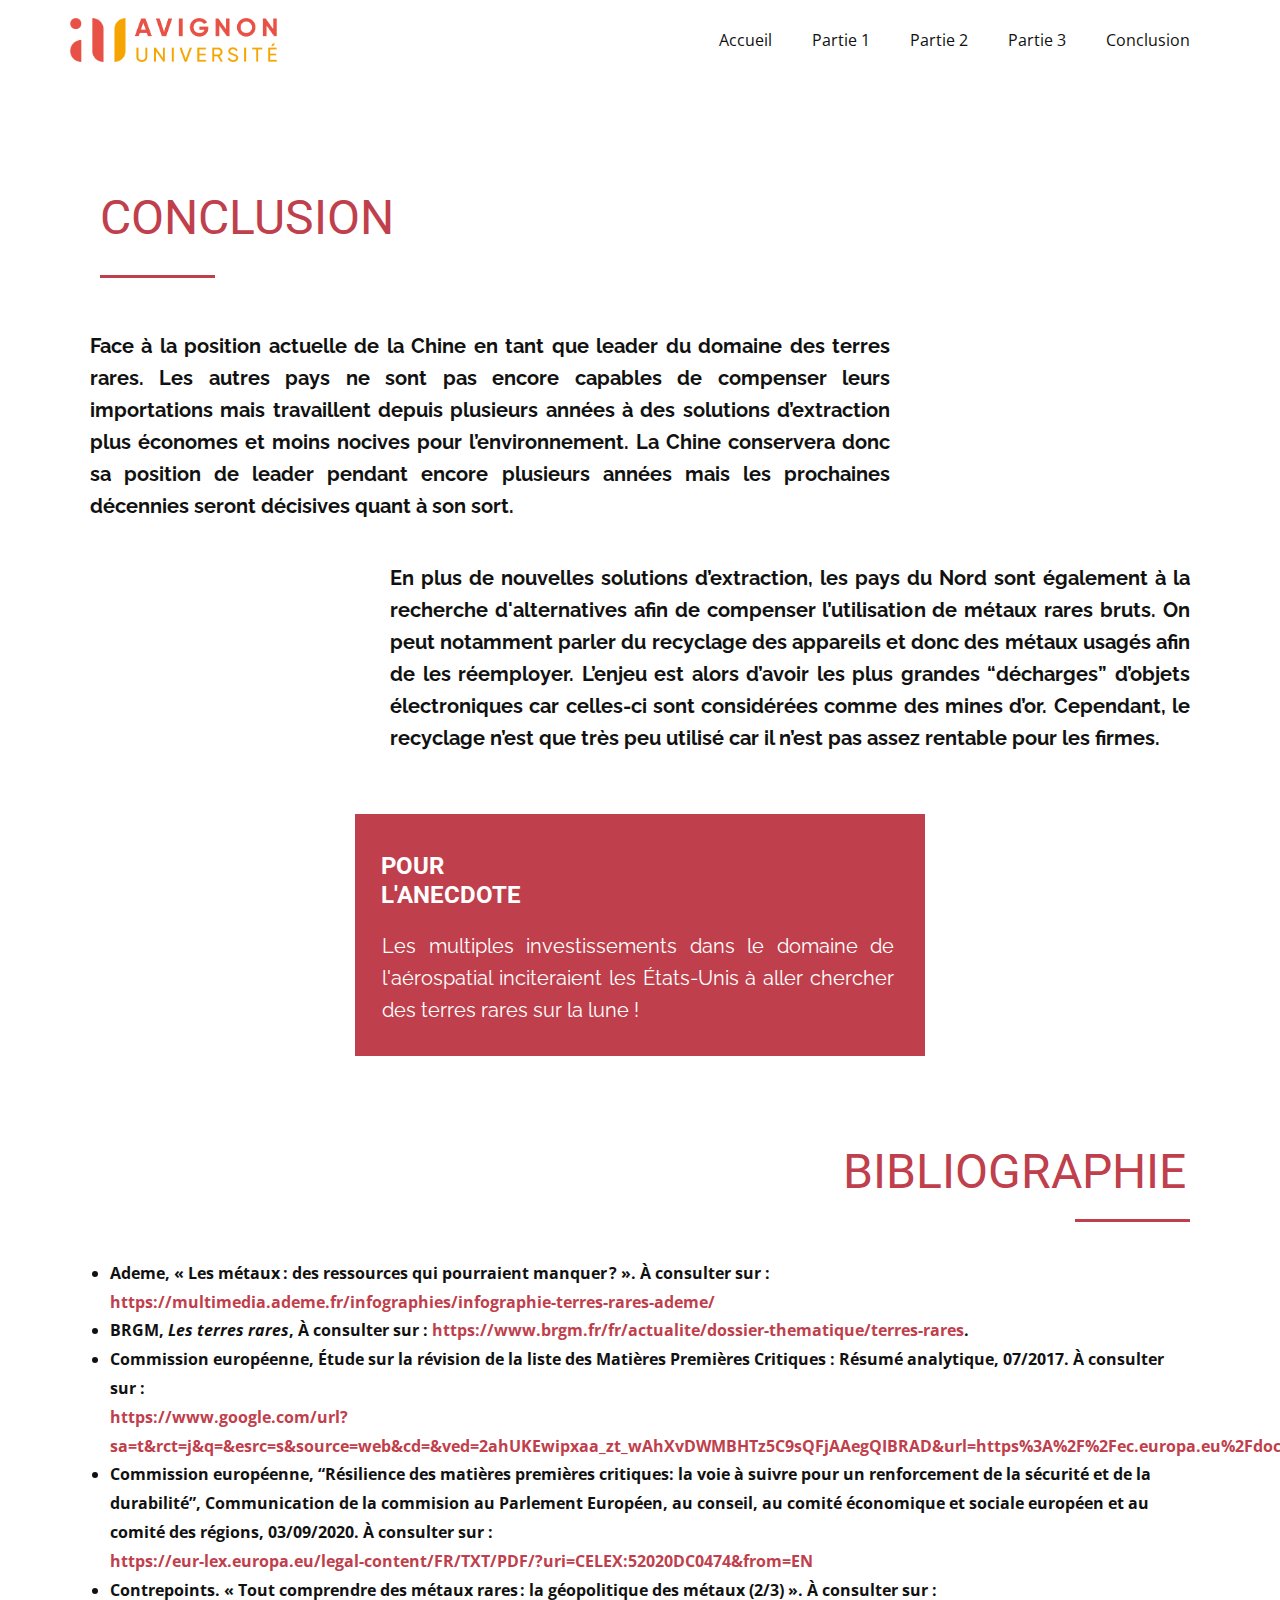
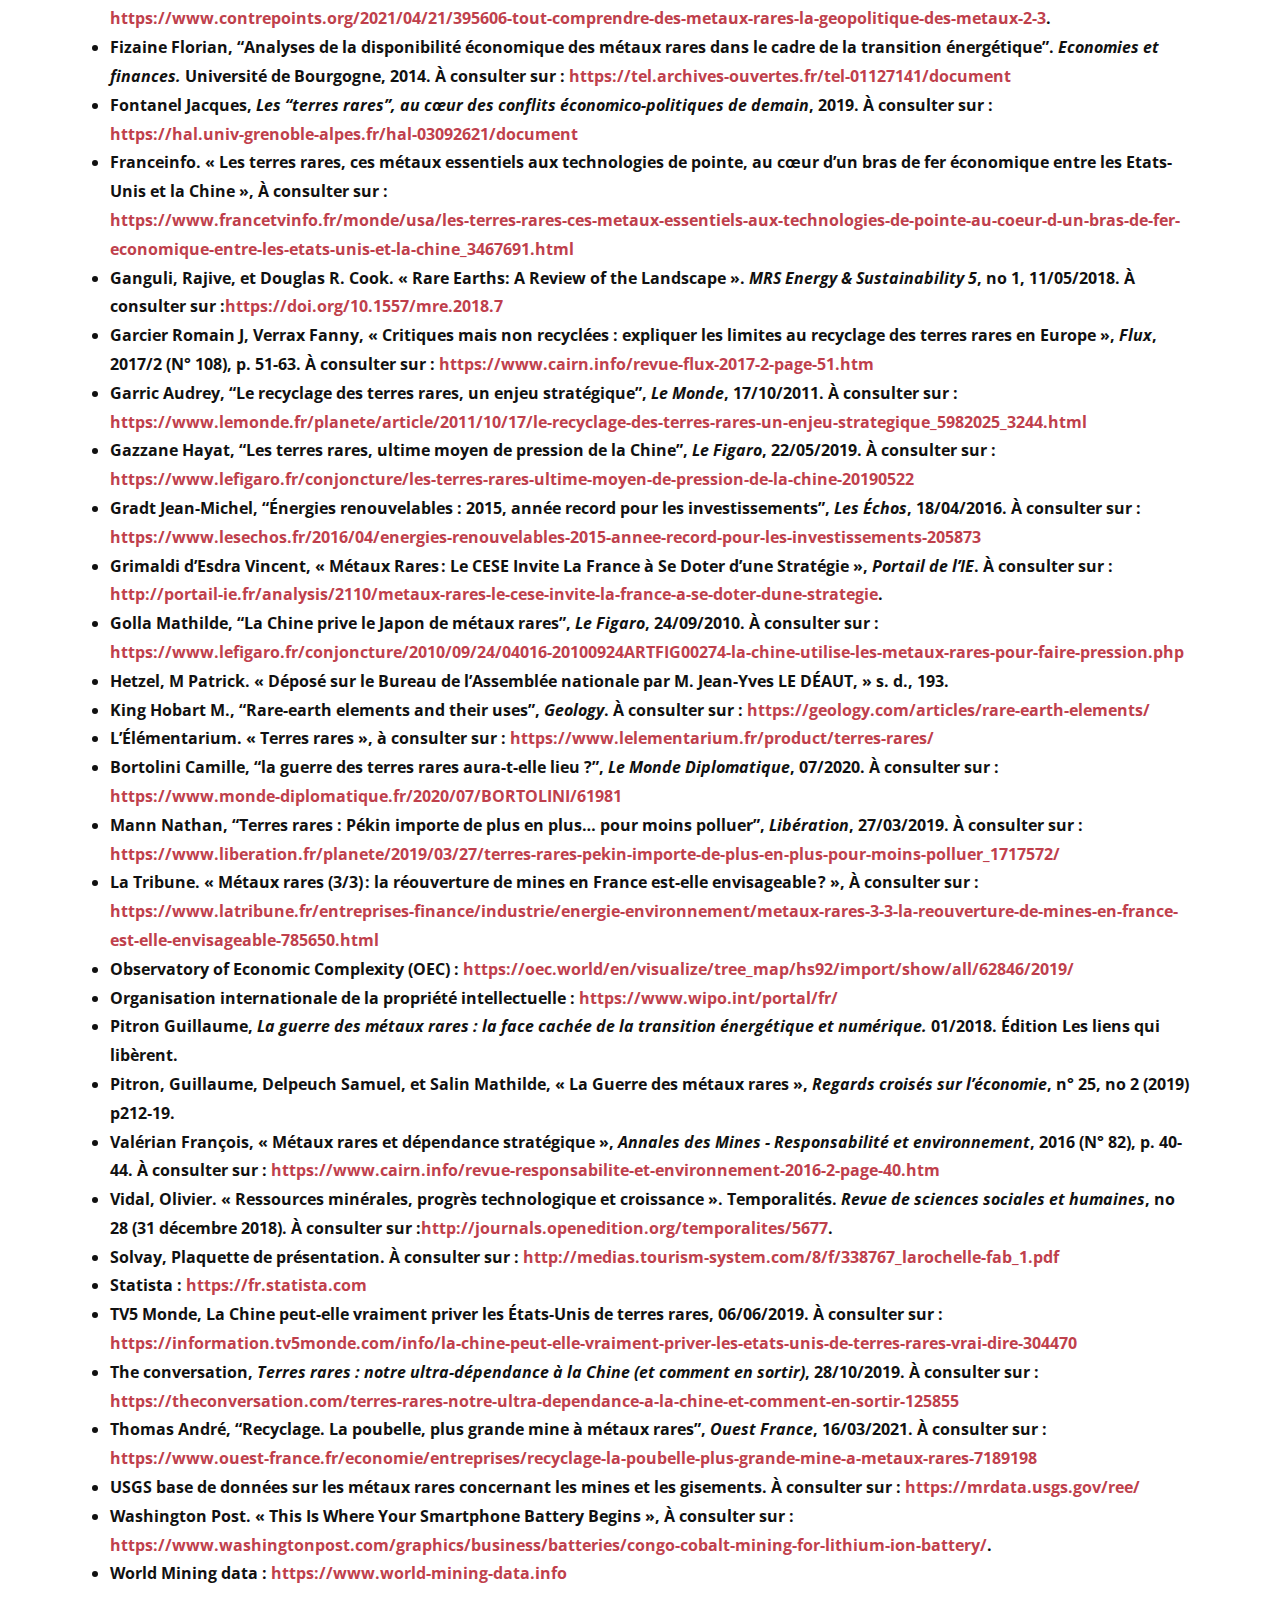
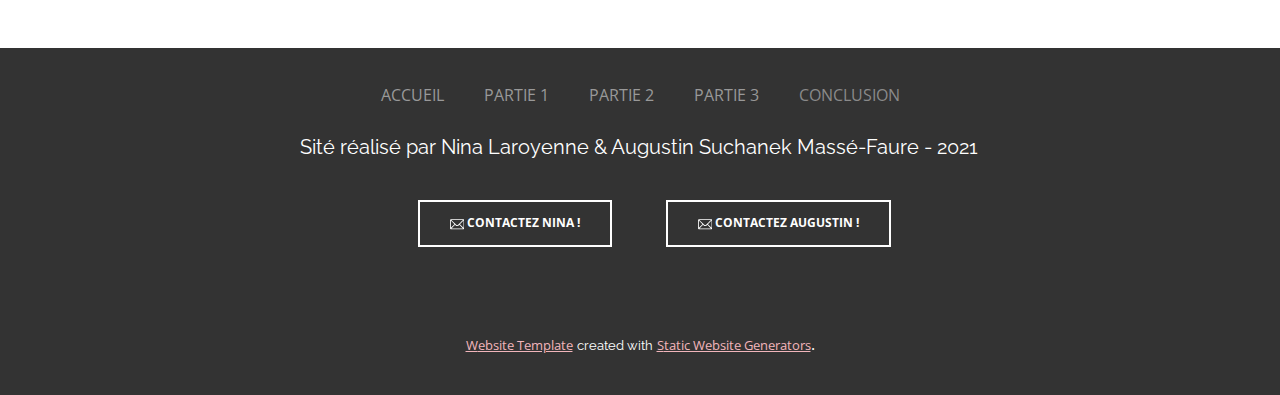
<file: Conclusion.html>
<!DOCTYPE html>
<html style="font-size: 16px;">
  <head>
    <meta name="viewport" content="width=device-width, initial-scale=1.0">
    <meta charset="utf-8">
    <meta name="keywords" content="WorldUniversityRankings, Thousands of top university places still up for grabs, How to Use Your Financial Aid Like a Paycheck, 11 Colleges Where Graduates Pursue Continuing Education, Connect With Mentors Before Fall at U.S. Universities, National Universities, Best News Websites for Students, BBC Two
                        University Challenge, Moving from an international to global agenda">
    <meta name="description" content="">
    <meta name="page_type" content="np-template-header-footer-from-plugin">
    <title>Conclusion</title>
    <link rel="stylesheet" href="nicepage.css" media="screen">
<link rel="stylesheet" href="Conclusion.css" media="screen">
    <script class="u-script" type="text/javascript" src="jquery.js" defer=""></script>
    <script class="u-script" type="text/javascript" src="nicepage.js" defer=""></script>
    <meta name="generator" content="Nicepage 3.15.3, nicepage.com">
    <link id="u-theme-google-font" rel="stylesheet" href="https://fonts.googleapis.com/css?family=Roboto:100,100i,300,300i,400,400i,500,500i,700,700i,900,900i|Open+Sans:300,300i,400,400i,600,600i,700,700i,800,800i">
    <link id="u-page-google-font" rel="stylesheet" href="https://fonts.googleapis.com/css?family=Raleway:100,100i,200,200i,300,300i,400,400i,500,500i,600,600i,700,700i,800,800i,900,900i">
    
    
    
    <script type="application/ld+json">{
		"@context": "http://schema.org",
		"@type": "Organization",
		"name": "",
		"url": "index.html",
		"logo": "images/avignon_universite_RVB.png"
}</script>
    <meta property="og:title" content="Conclusion">
    <meta property="og:type" content="website">
    <meta name="theme-color" content="#bf404c">
    <link rel="canonical" href="index.html">
    <meta property="og:url" content="index.html">
  </head>
  <body class="u-body"><header class="u-align-center-sm u-align-center-xs u-clearfix u-header u-header" id="sec-1e2e"><div class="u-clearfix u-sheet u-sheet-1">
        <a href="Accueil.html" data-page-id="54986348" class="u-image u-logo u-image-1" data-image-width="591" data-image-height="127" title="Accueil">
          <img src="images/avignon_universite_RVB.png" class="u-logo-image u-logo-image-1" data-image-width="207">
        </a>
        <nav data-position="" class="u-menu u-menu-dropdown u-offcanvas u-menu-1">
          <div class="menu-collapse">
            <a class="u-button-style u-nav-link" href="#">
              <svg><use xmlns:xlink="http://www.w3.org/1999/xlink" xlink:href="#menu-hamburger"></use></svg>
              <svg version="1.1" xmlns="http://www.w3.org/2000/svg" xmlns:xlink="http://www.w3.org/1999/xlink"><defs><symbol id="menu-hamburger" viewBox="0 0 16 16" style="width: 16px; height: 16px;"><rect y="1" width="16" height="2"></rect><rect y="7" width="16" height="2"></rect><rect y="13" width="16" height="2"></rect>
</symbol>
</defs></svg>
            </a>
          </div>
          <div class="u-nav-container">
            <ul class="u-nav u-unstyled"><li class="u-nav-item"><a class="u-button-style u-nav-link" href="Accueil.html">Accueil</a>
</li><li class="u-nav-item"><a class="u-button-style u-nav-link" href="Partie-1.html">Partie 1</a>
</li><li class="u-nav-item"><a class="u-button-style u-nav-link" href="Partie-2.html">Partie 2</a>
</li><li class="u-nav-item"><a class="u-button-style u-nav-link" href="Partie-3.html">Partie 3</a>
</li><li class="u-nav-item"><a class="u-button-style u-nav-link" href="Conclusion.html">Conclusion</a>
</li></ul>
          </div>
          <div class="u-nav-container-collapse">
            <div class="u-black u-container-style u-inner-container-layout u-opacity u-opacity-95 u-sidenav">
              <div class="u-sidenav-overflow">
                <div class="u-menu-close"></div>
                <ul class="u-align-center u-nav u-popupmenu-items u-unstyled u-nav-2"><li class="u-nav-item"><a class="u-button-style u-nav-link" href="Accueil.html">Accueil</a>
</li><li class="u-nav-item"><a class="u-button-style u-nav-link" href="Partie-1.html">Partie 1</a>
</li><li class="u-nav-item"><a class="u-button-style u-nav-link" href="Partie-2.html">Partie 2</a>
</li><li class="u-nav-item"><a class="u-button-style u-nav-link" href="Partie-3.html">Partie 3</a>
</li><li class="u-nav-item"><a class="u-button-style u-nav-link" href="Conclusion.html">Conclusion</a>
</li></ul>
              </div>
            </div>
            <div class="u-black u-menu-overlay u-opacity u-opacity-70"></div>
          </div>
        </nav>
      </div></header> 
    <section class="u-clearfix u-section-1" id="sec-c3a7">
      <div class="u-clearfix u-sheet u-sheet-1">
        <div class="u-align-left u-container-style u-expanded-width-md u-expanded-width-sm u-group u-left-0 u-group-1">
          <div class="u-container-layout u-valign-middle-sm u-container-layout-1">
            <h1 class="u-text u-text-palette-1-base u-text-1">Conclusion</h1>
            <div class="u-border-3 u-border-palette-1-base u-line u-line-horizontal u-line-1"></div>
          </div>
        </div>
        <p class="u-align-justify u-text u-text-2"><b>Face à la position actuelle de la Chine en tant que leader du domaine des terres rares. Les autres pays ne sont pas encore capables de compenser leurs importations mais travaillent depuis plusieurs années à des solutions d’extraction plus économes et moins nocives pour l’environnement.&nbsp;La Chine conservera donc sa position de leader pendant encore plusieurs années mais les prochaines décennies seront décisives quant à son sort.&nbsp;</b>
        </p>
        <p class="u-align-justify u-text u-text-3"><b>En plus de nouvelles solutions d’extraction, les pays du Nord sont également à la recherche d'alternatives afin de compenser l’utilisation de métaux rares bruts. On peut notamment parler du recyclage des appareils et donc des métaux usagés afin de les réemployer. L’enjeu est alors d’avoir les plus grandes “décharges” d’objets électroniques car celles-ci sont considérées comme des mines d’or. Cependant, le recyclage n’est que très peu utilisé car il n’est pas assez rentable pour les firmes.&nbsp;</b>
        </p>
        <div class="u-container-style u-group u-palette-1-base u-shape-rectangle u-group-2">
          <div class="u-container-layout u-container-layout-2">
            <h4 class="u-text u-text-4">Pour l'anecdote</h4>
            <p class="u-align-justify u-text u-text-5"> Les multiples investissements dans le domaine de l'aérospatial inciteraient les États-Unis à aller chercher des terres rares sur la lune !<br>
            </p>
          </div>
        </div>
      </div>
    </section>
    <section class="u-clearfix u-section-2" id="sec-81ec">
      <div class="u-clearfix u-sheet u-sheet-1">
        <h1 class="u-text u-text-palette-1-base u-text-1">Bibliographie</h1>
        <div class="u-border-3 u-border-palette-1-base u-line u-line-horizontal u-line-1"></div>
        <ul class="u-text u-text-2">
          <li><b>Ademe, « Les métaux : des ressources qui pourraient manquer ? ». À consulter sur : <a href="https://multimedia.ademe.fr/infographies/infographie-terres-rares-ademe/" class="u-active-none u-border-none u-btn u-button-style u-hover-none u-none u-text-palette-1-base u-btn-1">https://multimedia.ademe.fr/infographies/infographie-terres-rares-ademe/</a></b>
          </li>
          <li><b>BRGM, <i>Les terres rares</i>, À consulter sur : <a href="https://www.brgm.fr/fr/actualite/dossier-thematique/terres-rares" class="u-active-none u-border-none u-btn u-button-style u-hover-none u-none u-text-palette-1-base u-btn-2">https://www.brgm.fr/fr/actualite/dossier-thematique/terres-rares</a>.</b>
          </li>
          <li><b><b>Commission européenne, Étude sur la révision de la liste des Matières Premières Critiques : Résumé analytique, 07/2017. À consulter sur : <a href="https://ec.europa.eu/docsroom/documents/25421/attachments/1/translations/fr/renditions/native" class="u-active-none u-border-none u-btn u-button-style u-hover-none u-none u-text-palette-1-base u-btn-3">https://www.google.com/url?sa=t&amp;rct=j&amp;q=&amp;esrc=s&amp;source=web&amp;cd=&amp;ved=2ahUKEwipxaa_zt_wAhXvDWMBHTz5C9sQFjAAegQIBRAD&amp;url=https%3A%2F%2Fec.europa.eu%2Fdocsroom%2Fdocuments%2F25421%2Fattachments%2F1%2Ftranslations%2Ffr%2Frenditions%2Fnative&amp;usg=AOvVaw1ocNHlhzKK7UPV6jbcflPR</a></b>
              <br></b>
          </li>
          <li style=""><b style="">Commission européenne, “Résilience des matières premières critiques: la voie à suivre pour un renforcement de la sécurité et de la durabilité”, Communication de la commision au Parlement Européen, au conseil, au comité économique et sociale européen et au comité des régions, 03/09/2020. À consulter sur : <a href="https://eur-lex.europa.eu/legal-content/FR/TXT/PDF/?uri=CELEX:52020DC0474&amp;from=EN" class="u-active-none u-border-none u-btn u-button-style u-hover-none u-none u-text-palette-1-base u-btn-4">https://eur-lex.europa.eu/legal-content/FR/TXT/PDF/?uri=CELEX:52020DC0474&amp;from=EN</a></b>
          </li>
          <li style=""><b style="">Contrepoints. « Tout comprendre des métaux rares : la géopolitique des métaux (2/3) ». À consulter sur : <a href="https://www.contrepoints.org/2021/04/21/395606-tout-comprendre-des-metaux-rares-la-geopolitique-des-metaux-2-3" class="u-active-none u-border-none u-btn u-button-style u-hover-none u-none u-text-palette-1-base u-btn-5">https://www.contrepoints.org/2021/04/21/395606-tout-comprendre-des-metaux-rares-la-geopolitique-des-metaux-2-3</a>.</b>
          </li>
          <li><b>Fizaine Florian, “Analyses de la disponibilité économique des métaux rares dans le cadre de la transition énergétique”. <i>Economies et finances.</i> Université de Bourgogne, 2014. À consulter sur : <a href="https://tel.archives-ouvertes.fr/tel-01127141/document" class="u-active-none u-border-none u-btn u-button-style u-hover-none u-none u-text-palette-1-base u-btn-6">https://tel.archives-ouvertes.fr/tel-01127141/document</a></b>
          </li>
          <li><b>Fontanel Jacques, <i>Les “terres rares”, au cœur des conflits économico-politiques de demain</i>, 2019. À consulter sur : <a href="https://hal.univ-grenoble-alpes.fr/hal-03092621/document" class="u-active-none u-border-none u-btn u-button-style u-hover-none u-none u-text-palette-1-base u-btn-7">https://hal.univ-grenoble-alpes.fr/hal-03092621/document</a></b>
          </li>
          <li><b>Franceinfo. « Les terres rares, ces métaux essentiels aux technologies de pointe, au cœur d’un bras de fer économique entre les Etats-Unis et la Chine », À consulter sur : <a href="https://www.francetvinfo.fr/monde/usa/les-terres-rares-ces-metaux-essentiels-aux-technologies-de-pointe-au-coeur-d-un-bras-de-fer-economique-entre-les-etats-unis-et-la-chine_3467691.html" class="u-active-none u-border-none u-btn u-button-style u-hover-none u-none u-text-palette-1-base u-btn-8">https://www.francetvinfo.fr/monde/usa/les-terres-rares-ces-metaux-essentiels-aux-technologies-de-pointe-au-coeur-d-un-bras-de-fer-economique-entre-les-etats-unis-et-la-chine_3467691.html</a></b>
          </li>
          <li><b>Ganguli, Rajive, et Douglas R. Cook. « Rare Earths: A Review of the Landscape ». <i>MRS Energy &amp; Sustainability 5</i>, no 1, 11/05/2018. À consulter sur :<a href="https://doi.org/10.1557/mre.2018.7" class="u-active-none u-border-none u-btn u-button-style u-hover-none u-none u-text-palette-1-base u-btn-9"> https://doi.org/10.1557/mre.2018.7</a></b>
          </li>
          <li><b>Garcier Romain J, Verrax Fanny, « Critiques mais non recyclées : expliquer les limites au recyclage des terres rares en Europe »,<i> Flux</i>, 2017/2 (N° 108), p. 51-63. À consulter sur : <a href="https://www.cairn.info/revue-flux-2017-2-page-51.htm" class="u-active-none u-border-none u-btn u-button-style u-hover-none u-none u-text-palette-1-base u-btn-10">https://www.cairn.info/revue-flux-2017-2-page-51.htm</a></b>
          </li>
          <li><b>Garric Audrey, “Le recyclage des terres rares, un enjeu stratégique”, <i>Le Monde</i>, 17/10/2011. À consulter sur : <a href="https://www.lemonde.fr/planete/article/2011/10/17/le-recyclage-des-terres-rares-un-enjeu-strategique_5982025_3244.html" class="u-active-none u-border-none u-btn u-button-style u-hover-none u-none u-text-palette-1-base u-btn-11">https://www.lemonde.fr/planete/article/2011/10/17/le-recyclage-des-terres-rares-un-enjeu-strategique_5982025_3244.html</a></b>
          </li>
          <li><b>Gazzane Hayat, “Les terres rares, ultime moyen de pression de la Chine”, <i>Le Figaro</i>, 22/05/2019. À consulter sur : <a href="https://www.lefigaro.fr/conjoncture/les-terres-rares-ultime-moyen-de-pression-de-la-chine-20190522" class="u-active-none u-border-none u-btn u-button-style u-hover-none u-none u-text-palette-1-base u-btn-12">https://www.lefigaro.fr/conjoncture/les-terres-rares-ultime-moyen-de-pression-de-la-chine-20190522</a></b>
          </li>
          <li><b>Gradt Jean-Michel, “Énergies renouvelables : 2015, année record pour les investissements”, <i>Les Échos</i>, 18/04/2016. À consulter sur : <a href="https://www.lesechos.fr/2016/04/energies-renouvelables-2015-annee-record-pour-les-investissements-205873" class="u-active-none u-border-none u-btn u-button-style u-hover-none u-none u-text-palette-1-base u-btn-13">https://www.lesechos.fr/2016/04/energies-renouvelables-2015-annee-record-pour-les-investissements-205873</a></b>
          </li>
          <li><b>Grimaldi d’Esdra Vincent, « Métaux Rares : Le CESE Invite La France à Se Doter d’une Stratégie », <i>Portail de l’IE</i>. À consulter sur : <a href="http://portail-ie.fr/analysis/2110/metaux-rares-le-cese-invite-la-france-a-se-doter-dune-strategie" class="u-active-none u-border-none u-btn u-button-style u-hover-none u-none u-text-palette-1-base u-btn-14">http://portail-ie.fr/analysis/2110/metaux-rares-le-cese-invite-la-france-a-se-doter-dune-strategie</a>.</b>
          </li>
          <li><b>Golla Mathilde, “La Chine prive le Japon de métaux rares”, <i>Le Figaro</i>, 24/09/2010. À consulter sur : <a href="https://www.lefigaro.fr/conjoncture/2010/09/24/04016-20100924ARTFIG00274-la-chine-utilise-les-metaux-rares-pour-faire-pression.php" class="u-active-none u-border-none u-btn u-button-style u-hover-none u-none u-text-palette-1-base u-btn-15">https://www.lefigaro.fr/conjoncture/2010/09/24/04016-20100924ARTFIG00274-la-chine-utilise-les-metaux-rares-pour-faire-pression.php</a></b>
          </li>
          <li><b>Hetzel, M Patrick. « Déposé sur le Bureau de l’Assemblée nationale par M. Jean-Yves LE DÉAUT, » s. d., 193.</b>
          </li>
          <li><b>King Hobart M., “Rare-earth elements and their uses”, <i>Geology</i>. À consulter sur : <a href="https://geology.com/articles/rare-earth-elements/" class="u-active-none u-border-none u-btn u-button-style u-hover-none u-none u-text-palette-1-base u-btn-16">https://geology.com/articles/rare-earth-elements/</a></b>
          </li>
          <li><b>L’Élémentarium. « Terres rares », à consulter sur : <a href="https://www.lelementarium.fr/product/terres-rares/" class="u-active-none u-border-none u-btn u-button-style u-hover-none u-none u-text-palette-1-base u-btn-17">https://www.lelementarium.fr/product/terres-rares/</a></b>
          </li>
          <li><b>Bortolini Camille, “la guerre des terres rares aura-t-elle lieu ?”, <i>Le Monde Diplomatique</i>, 07/2020. À consulter sur : <a href="https://www.monde-diplomatique.fr/2020/07/BORTOLINI/61981" class="u-active-none u-border-none u-btn u-button-style u-hover-none u-none u-text-palette-1-base u-btn-18">https://www.monde-diplomatique.fr/2020/07/BORTOLINI/61981</a></b>
          </li>
          <li><b>Mann Nathan, “Terres rares : Pékin importe de plus en plus… pour moins polluer”,&nbsp;</b><b style="background-color: #ffffff; color: #111111; font-family: 'Open Sans',sans-serif; font-size: 1rem;"><i>Libération</i>, 27/03/2019. À consulter sur : <a href="https://www.liberation.fr/planete/2019/03/27/terres-rares-pekin-importe-de-plus-en-plus-pour-moins-polluer_1717572/" class="u-active-none u-border-none u-btn u-button-style u-hover-none u-none u-text-palette-1-base u-btn-19">https://www.liberation.fr/planete/2019/03/27/terres-rares-pekin-importe-de-plus-en-plus-pour-moins-polluer_1717572/</a></b>
          </li>
          <li><b>La Tribune. « Métaux rares (3/3) : la réouverture de mines en France est-elle envisageable ? », À consulter sur : <a href="https://www.latribune.fr/entreprises-finance/industrie/energie-environnement/metaux-rares-3-3-la-reouverture-de-mines-en-france-est-elle-envisageable-785650.html" class="u-active-none u-border-none u-btn u-button-style u-hover-none u-none u-text-palette-1-base u-btn-20">https://www.latribune.fr/entreprises-finance/industrie/energie-environnement/metaux-rares-3-3-la-reouverture-de-mines-en-france-est-elle-envisageable-785650.html</a></b>
          </li>
          <li><b>Observatory of Economic Complexity (OEC) : <a href="https://oec.world/en/visualize/tree_map/hs92/import/show/all/62846/2019/" class="u-active-none u-border-none u-btn u-button-style u-hover-none u-none u-text-palette-1-base u-btn-21">https://oec.world/en/visualize/tree_map/hs92/import/show/all/62846/2019/</a></b>
          </li>
          <li><b>Organisation internationale de la propriété intellectuelle : <a href="https://www.wipo.int/portal/fr/" class="u-active-none u-border-none u-btn u-button-style u-hover-none u-none u-text-palette-1-base u-btn-22">https://www.wipo.int/portal/fr/</a></b>
          </li>
          <li><b>Pitron Guillaume, <i>La guerre des métaux rares : la face cachée de la transition énergétique et numérique.</i> 01/2018. Édition Les liens qui libèrent.</b>
          </li>
          <li><b>Pitron, Guillaume, Delpeuch Samuel, et Salin Mathilde, « La Guerre des métaux rares », <i>Regards croisés sur l’économie</i>, n° 25, no 2 (2019) p212‑19.</b>
          </li>
          <li><b>Valérian François, « Métaux rares et dépendance stratégique »,<i> Annales des Mines - Responsabilité et environnement</i>, 2016 (N° 82), p. 40-44. À consulter sur : <a href="https://www.cairn.info/revue-responsabilite-et-environnement-2016-2-page-40.htm" class="u-active-none u-border-none u-btn u-button-style u-hover-none u-none u-text-palette-1-base u-btn-23">https://www.cairn.info/revue-responsabilite-et-environnement-2016-2-page-40.htm</a></b>
          </li>
          <li><b>Vidal, Olivier. « Ressources minérales, progrès technologique et croissance ». Temporalités. <i>Revue de sciences sociales et humaines</i>, no 28 (31 décembre 2018). À consulter sur :<a href="http://journals.openedition.org/temporalites/5677" class="u-active-none u-border-none u-btn u-button-style u-hover-none u-none u-text-palette-1-base u-btn-24"> http://journals.openedition.org/temporalites/5677</a>.</b>
          </li>
          <li><b>Solvay, Plaquette de présentation. À consulter sur : <a href="http://medias.tourism-system.com/8/f/338767_larochelle-fab_1.pdf" class="u-active-none u-border-none u-btn u-button-style u-hover-none u-none u-text-palette-1-base u-btn-25">http://medias.tourism-system.com/8/f/338767_larochelle-fab_1.pdf</a></b>
          </li>
          <li><b>Statista : <a href="https://fr.statista.com/" class="u-active-none u-border-none u-btn u-button-style u-hover-none u-none u-text-palette-1-base u-btn-26">https://fr.statista.com</a></b>
          </li>
          <li><b>TV5 Monde, La Chine peut-elle vraiment priver les États-Unis de terres rares, 06/06/2019. À consulter sur : <a href="https://information.tv5monde.com/info/la-chine-peut-elle-vraiment-priver-les-etats-unis-de-terres-rares-vrai-dire-304470" class="u-active-none u-border-none u-btn u-button-style u-hover-none u-none u-text-palette-1-base u-btn-27">https://information.tv5monde.com/info/la-chine-peut-elle-vraiment-priver-les-etats-unis-de-terres-rares-vrai-dire-304470</a></b>
          </li>
          <li><b>The conversation, <i>Terres rares : notre ultra-dépendance à la Chine (et comment en sortir)</i>, 28/10/2019. À consulter sur : <a href="https://theconversation.com/terres-rares-notre-ultra-dependance-a-la-chine-et-comment-en-sortir-125855" class="u-active-none u-border-none u-btn u-button-style u-hover-none u-none u-text-palette-1-base u-btn-28">https://theconversation.com/terres-rares-notre-ultra-dependance-a-la-chine-et-comment-en-sortir-125855</a></b>
          </li>
          <li><b>Thomas André, “Recyclage. La poubelle, plus grande mine à métaux rares”, <i>Ouest France</i>, 16/03/2021. À consulter sur : <a href="https://www.ouest-france.fr/economie/entreprises/recyclage-la-poubelle-plus-grande-mine-a-metaux-rares-7189198" class="u-active-none u-border-none u-btn u-button-style u-hover-none u-none u-text-palette-1-base u-btn-29">https://www.ouest-france.fr/economie/entreprises/recyclage-la-poubelle-plus-grande-mine-a-metaux-rares-7189198</a></b>
          </li>
          <li><b>USGS base de données sur les métaux rares concernant les mines et les gisements. À consulter sur : <a href="https://mrdata.usgs.gov/ree/" class="u-active-none u-border-none u-btn u-button-style u-hover-none u-none u-text-palette-1-base u-btn-30">https://mrdata.usgs.gov/ree/</a></b>
          </li>
          <li><b>Washington Post. « This Is Where Your Smartphone Battery Begins », À consulter sur : <a href="https://www.washingtonpost.com/graphics/business/batteries/congo-cobalt-mining-for-lithium-ion-battery/" class="u-active-none u-border-none u-btn u-button-style u-hover-none u-none u-text-palette-1-base u-btn-31">https://www.washingtonpost.com/graphics/business/batteries/congo-cobalt-mining-for-lithium-ion-battery/</a>.</b>
          </li>
          <li><b>World Mining data : <a href="https://www.world-mining-data.info/" class="u-active-none u-border-none u-btn u-button-style u-hover-none u-none u-text-palette-1-base u-btn-32">https://www.world-mining-data.info</a></b>
          </li>
        </ul>
      </div>
    </section>
    
    
    <footer class="u-clearfix u-footer u-grey-80" id="sec-6646"><div class="u-clearfix u-sheet u-sheet-1">
        <div class="u-container-style u-group u-group-1">
          <div class="u-container-layout u-container-layout-1">
            <nav class="u-menu u-menu-dropdown u-offcanvas u-menu-1">
              <div class="menu-collapse" style="text-transform: uppercase;">
                <a class="u-btn-text u-button-style u-nav-link u-text-grey-40" href="#">
                  <svg><use xmlns:xlink="http://www.w3.org/1999/xlink" xlink:href="#menu-hamburger"></use></svg>
                  <svg version="1.1" xmlns="http://www.w3.org/2000/svg" xmlns:xlink="http://www.w3.org/1999/xlink"><defs><symbol id="menu-hamburger" viewBox="0 0 16 16" style="width: 16px; height: 16px;"><rect y="1" width="16" height="2"></rect><rect y="7" width="16" height="2"></rect><rect y="13" width="16" height="2"></rect>
</symbol>
</defs></svg>
                </a>
              </div>
              <div class="u-nav-container">
                <ul class="u-nav u-unstyled u-nav-1"><li class="u-nav-item"><a class="u-btn-text u-button-style u-nav-link u-text-grey-40" href="Accueil.html">Accueil</a>
</li><li class="u-nav-item"><a class="u-btn-text u-button-style u-nav-link u-text-grey-40" href="Partie-1.html">Partie 1</a>
</li><li class="u-nav-item"><a class="u-btn-text u-button-style u-nav-link u-text-grey-40" href="Partie-2.html">Partie 2</a>
</li><li class="u-nav-item"><a class="u-btn-text u-button-style u-nav-link u-text-grey-40" href="Partie-3.html">Partie 3</a>
</li><li class="u-nav-item"><a class="u-btn-text u-button-style u-nav-link u-text-grey-40" href="Conclusion.html">Conclusion</a>
</li></ul>
              </div>
              <div class="u-nav-container-collapse">
                <div class="u-black u-container-style u-inner-container-layout u-opacity u-opacity-95 u-sidenav">
                  <div class="u-sidenav-overflow">
                    <div class="u-menu-close"></div>
                    <ul class="u-align-center u-nav u-popupmenu-items u-unstyled u-nav-2"><li class="u-nav-item"><a class="u-btn-text u-button-style u-nav-link" href="Accueil.html">Accueil</a>
</li><li class="u-nav-item"><a class="u-btn-text u-button-style u-nav-link" href="Partie-1.html">Partie 1</a>
</li><li class="u-nav-item"><a class="u-btn-text u-button-style u-nav-link" href="Partie-2.html">Partie 2</a>
</li><li class="u-nav-item"><a class="u-btn-text u-button-style u-nav-link" href="Partie-3.html">Partie 3</a>
</li><li class="u-nav-item"><a class="u-btn-text u-button-style u-nav-link" href="Conclusion.html">Conclusion</a>
</li></ul>
                  </div>
                </div>
                <div class="u-black u-menu-overlay u-opacity u-opacity-70"></div>
              </div>
            </nav>
          </div>
        </div>
        <p class="u-custom-font u-font-raleway u-text u-text-1">Sité réalisé par Nina Laroyenne &amp; Augustin Suchanek Massé-Faure - 2021</p>
        <a href="mailto:nina.laroyenne@alunmi.univ-avignon.fr" class="u-border-2 u-border-white u-btn u-button-style u-hover-black u-none u-text-hover-white u-text-white u-btn-1"><span class="u-icon u-icon-1"><svg class="u-svg-content" viewBox="0 0 512 512" x="0px" y="0px" style="width: 1em; height: 1em;"><g><g><path d="M467,76H45C20.137,76,0,96.262,0,121v270c0,24.885,20.285,45,45,45h422c24.655,0,45-20.03,45-45V121    C512,96.306,491.943,76,467,76z M460.698,106c-9.194,9.145-167.415,166.533-172.878,171.967c-8.5,8.5-19.8,13.18-31.82,13.18    s-23.32-4.681-31.848-13.208C220.478,274.284,64.003,118.634,51.302,106H460.698z M30,384.894V127.125L159.638,256.08L30,384.894z     M51.321,406l129.587-128.763l22.059,21.943c14.166,14.166,33,21.967,53.033,21.967c20.033,0,38.867-7.801,53.005-21.939    l22.087-21.971L460.679,406H51.321z M482,384.894L352.362,256.08L482,127.125V384.894z"></path>
</g>
</g></svg><img></span>&nbsp;Contactez Nina !
        </a>
        <a href="mailto:augustin.suchanek--masse-faure@alunmi.univ-avignon.fr" class="u-border-2 u-border-white u-btn u-button-style u-hover-black u-none u-text-hover-white u-text-white u-btn-2"><span class="u-icon u-icon-2"><svg class="u-svg-content" viewBox="0 0 512 512" x="0px" y="0px" style="width: 1em; height: 1em;"><g><g><path d="M467,76H45C20.137,76,0,96.262,0,121v270c0,24.885,20.285,45,45,45h422c24.655,0,45-20.03,45-45V121    C512,96.306,491.943,76,467,76z M460.698,106c-9.194,9.145-167.415,166.533-172.878,171.967c-8.5,8.5-19.8,13.18-31.82,13.18    s-23.32-4.681-31.848-13.208C220.478,274.284,64.003,118.634,51.302,106H460.698z M30,384.894V127.125L159.638,256.08L30,384.894z     M51.321,406l129.587-128.763l22.059,21.943c14.166,14.166,33,21.967,53.033,21.967c20.033,0,38.867-7.801,53.005-21.939    l22.087-21.971L460.679,406H51.321z M482,384.894L352.362,256.08L482,127.125V384.894z"></path>
</g>
</g></svg><img></span>&nbsp;Contactez Augustin !
        </a>
      </div></footer>
    <section class="u-backlink u-clearfix u-grey-80">
      <a class="u-link" href="https://nicepage.com/website-templates" target="_blank">
        <span>Website Template</span>
      </a>
      <p class="u-text">
        <span>created with</span>
      </p>
      <a class="u-link" href="https://nicepage.com/static-site-generator" target="_blank">
        <span>Static Website Generators</span>
      </a>. 
    </section>
  </body>
</html>
</file>
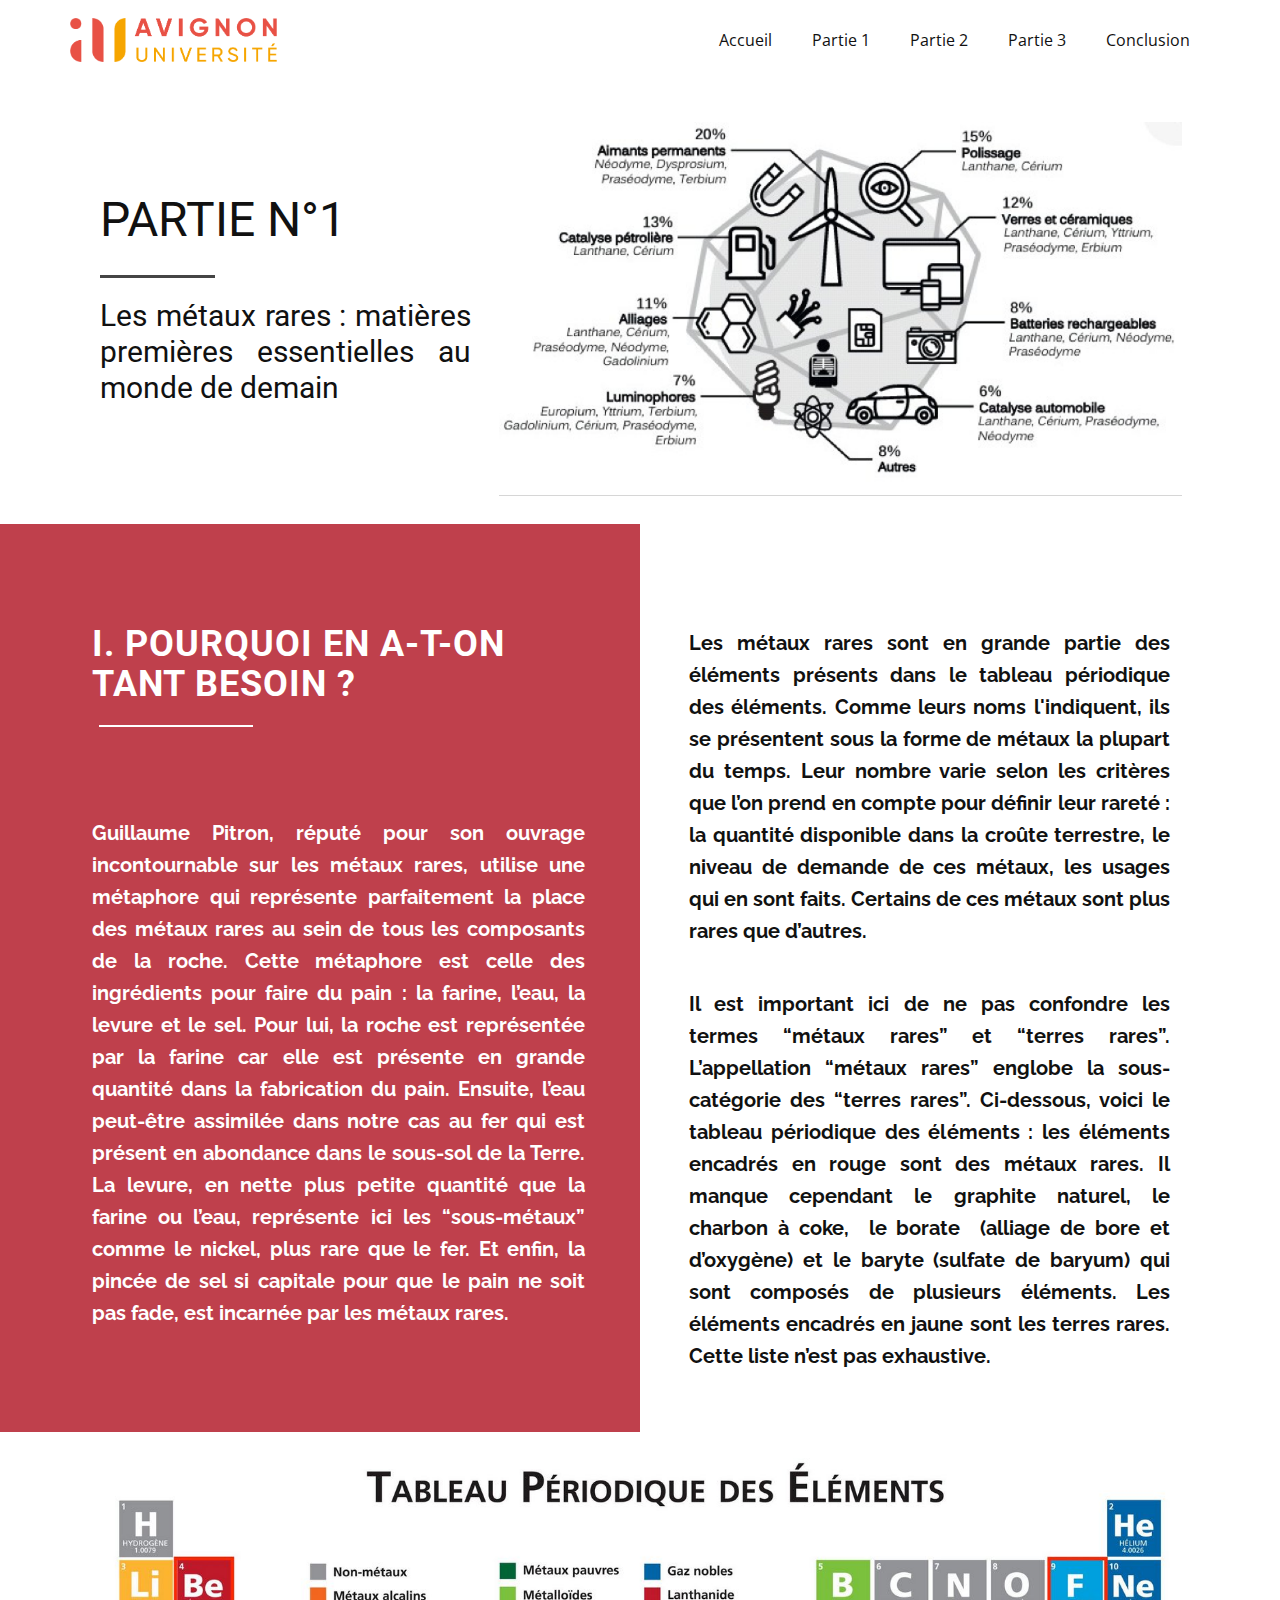
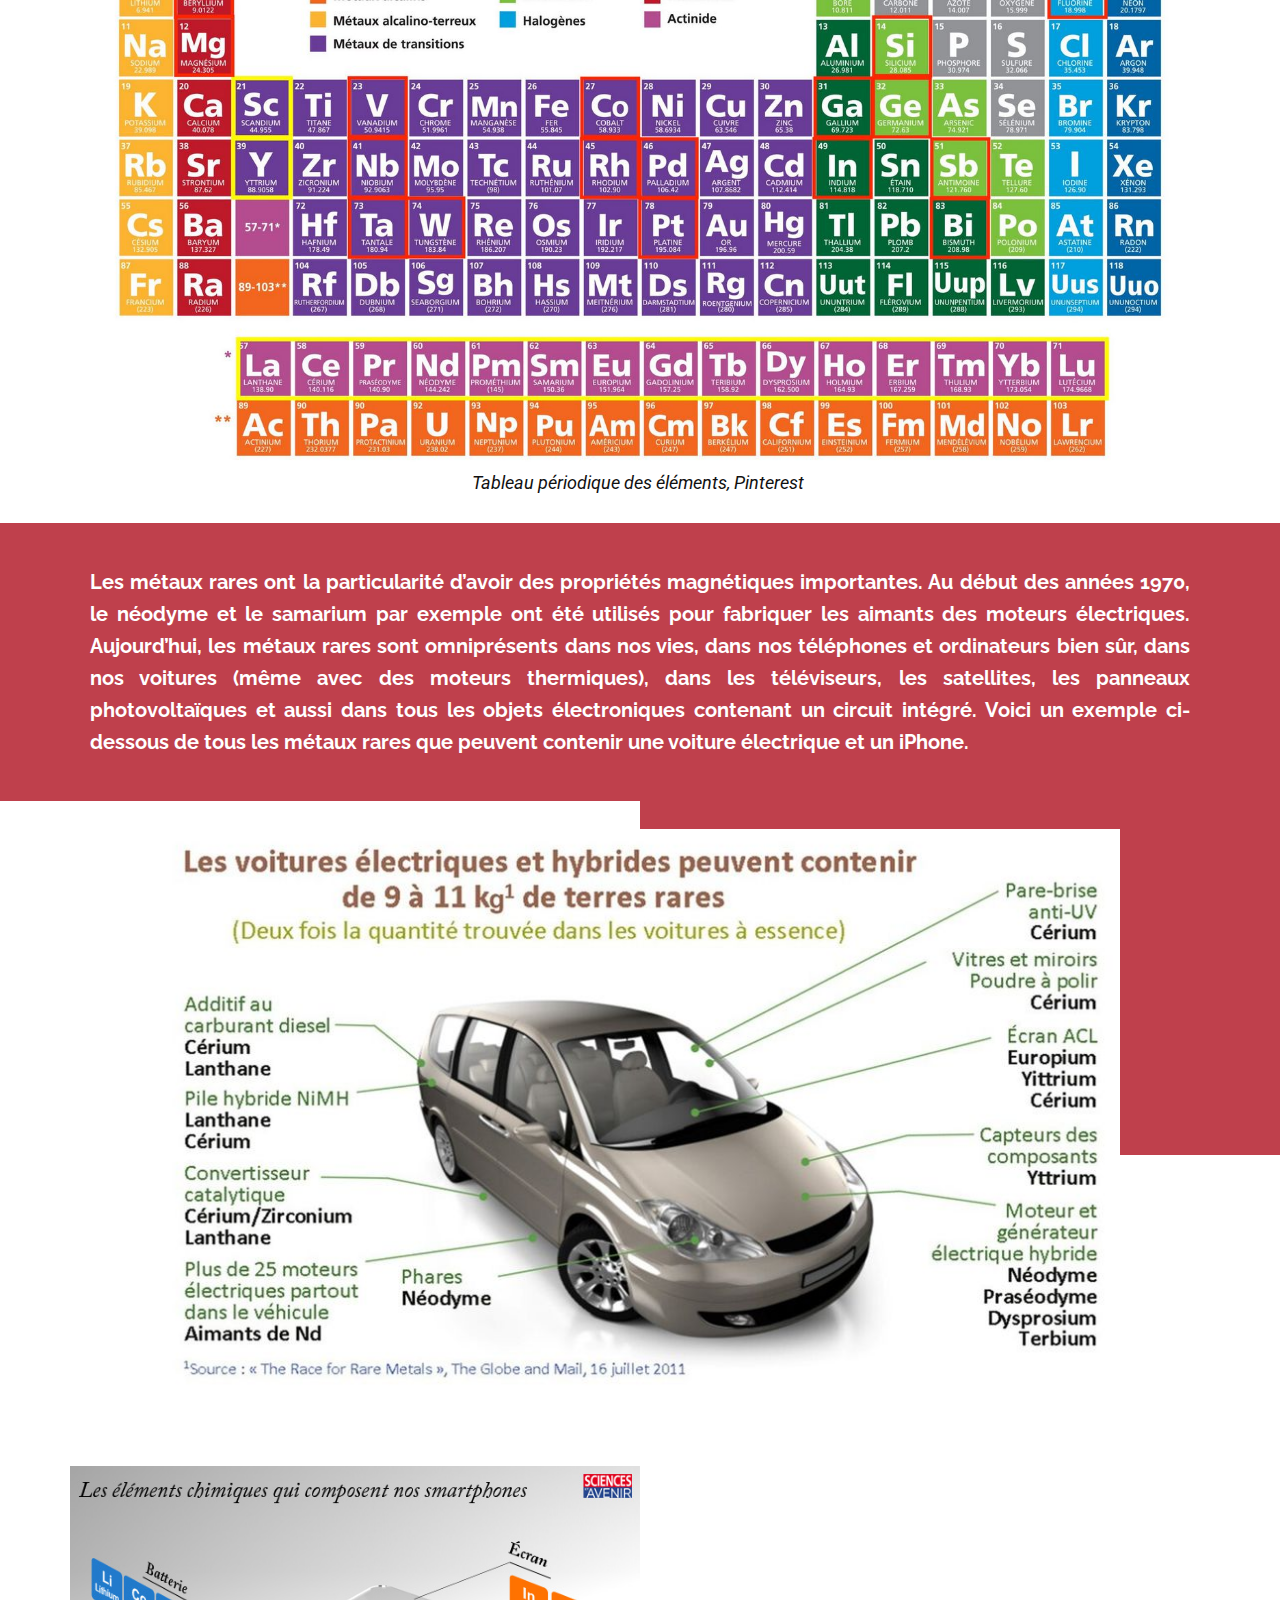
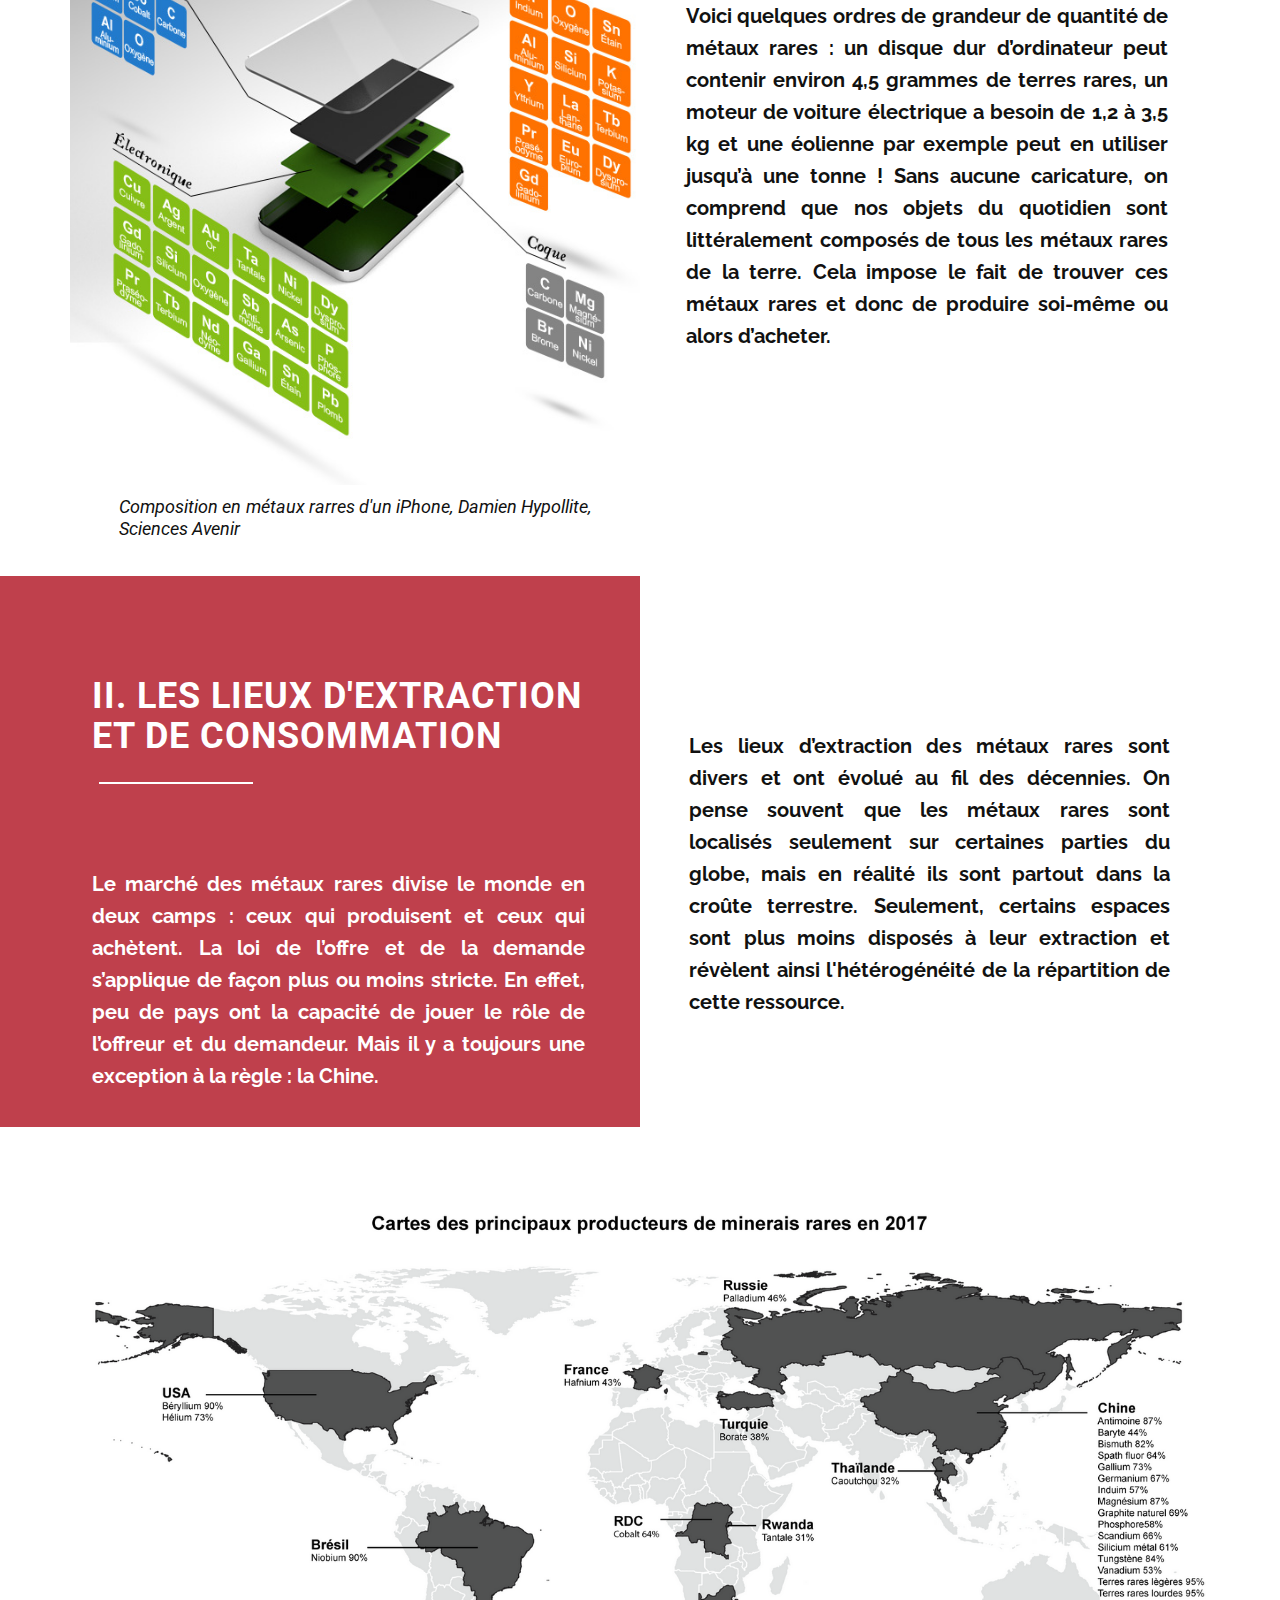
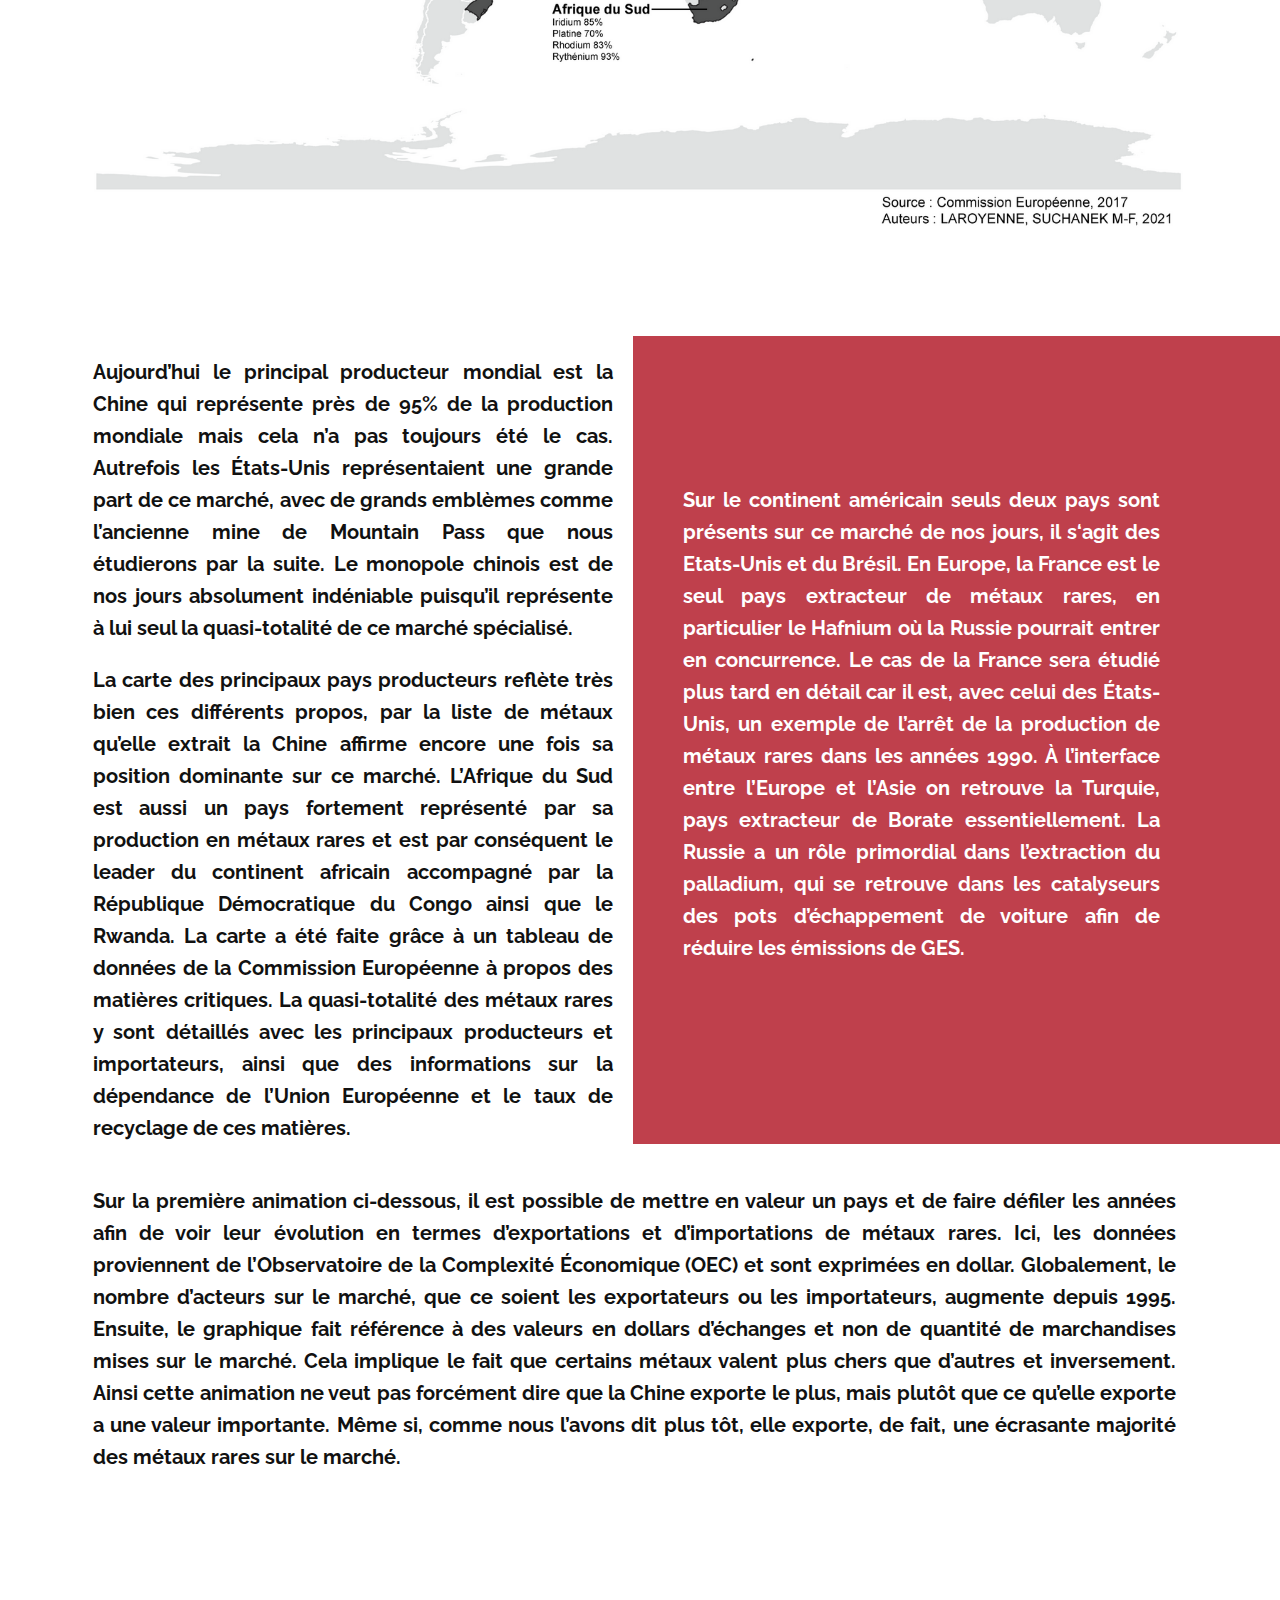
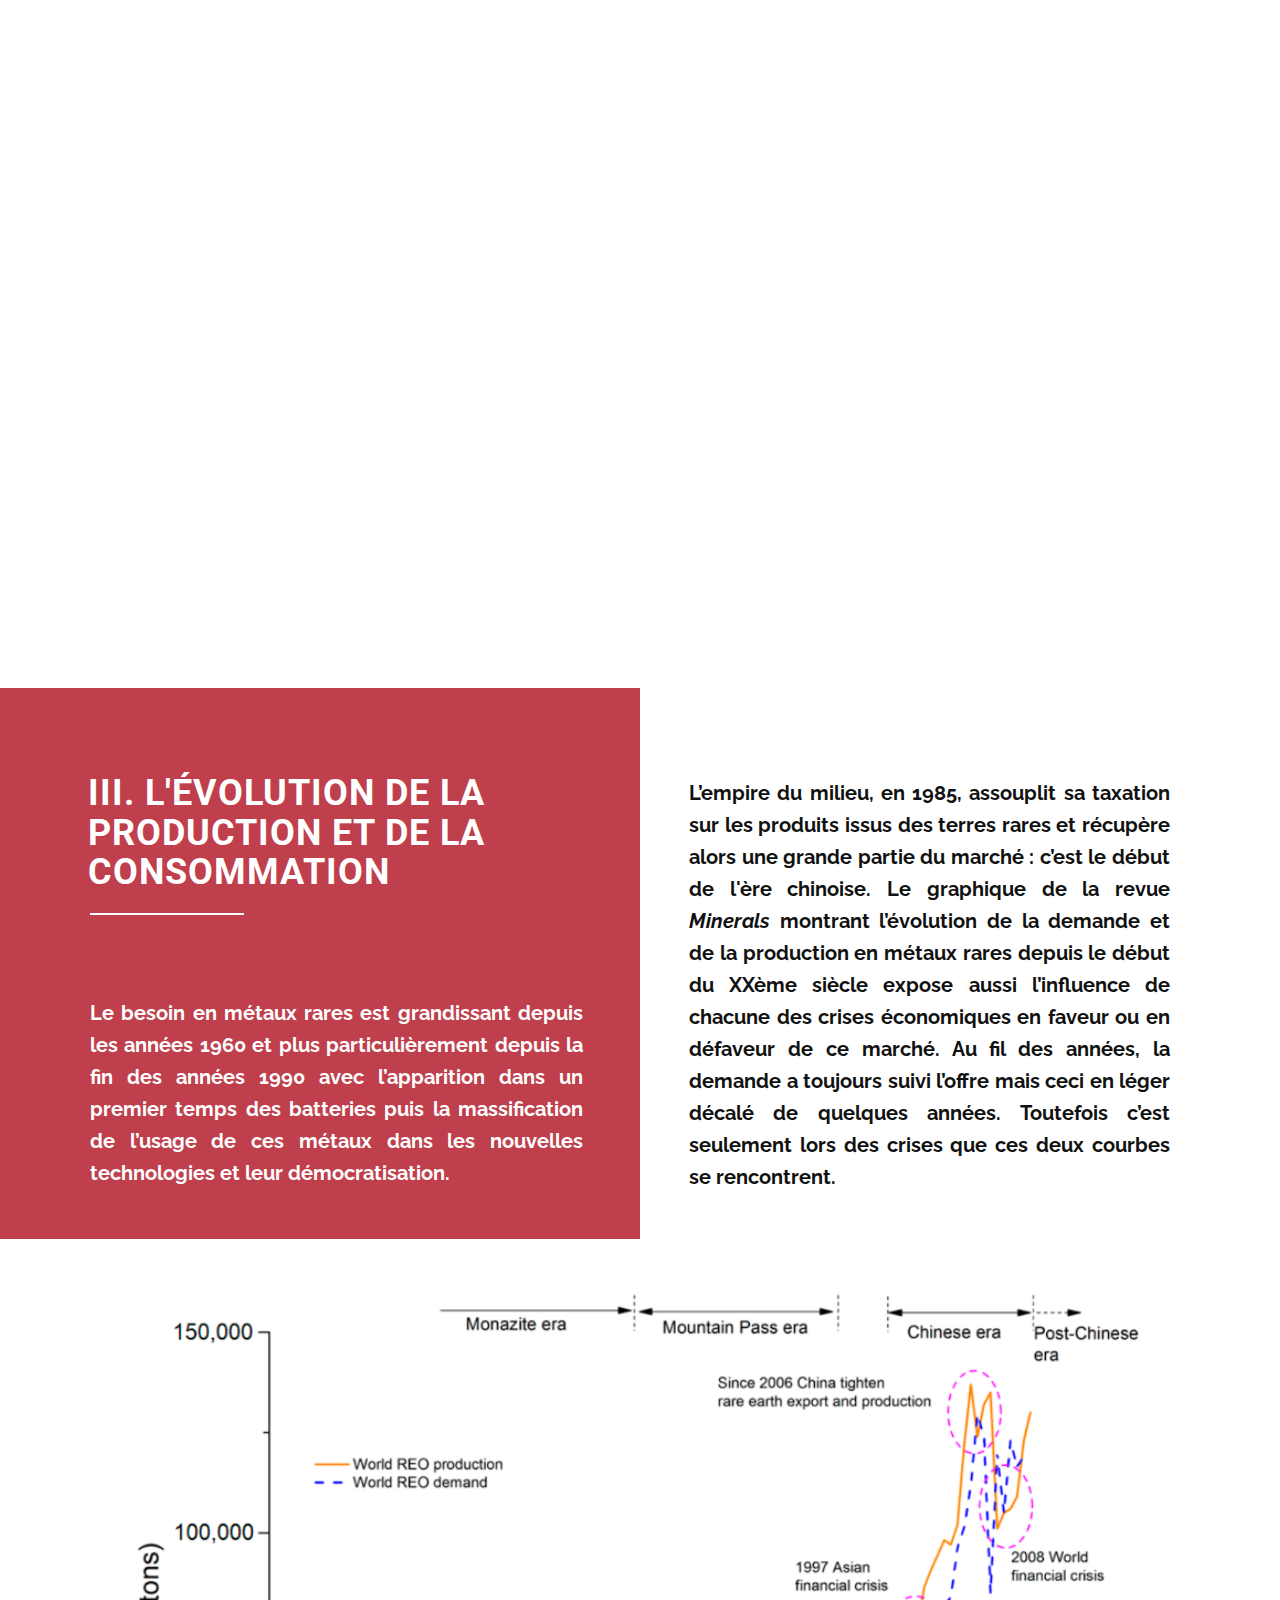
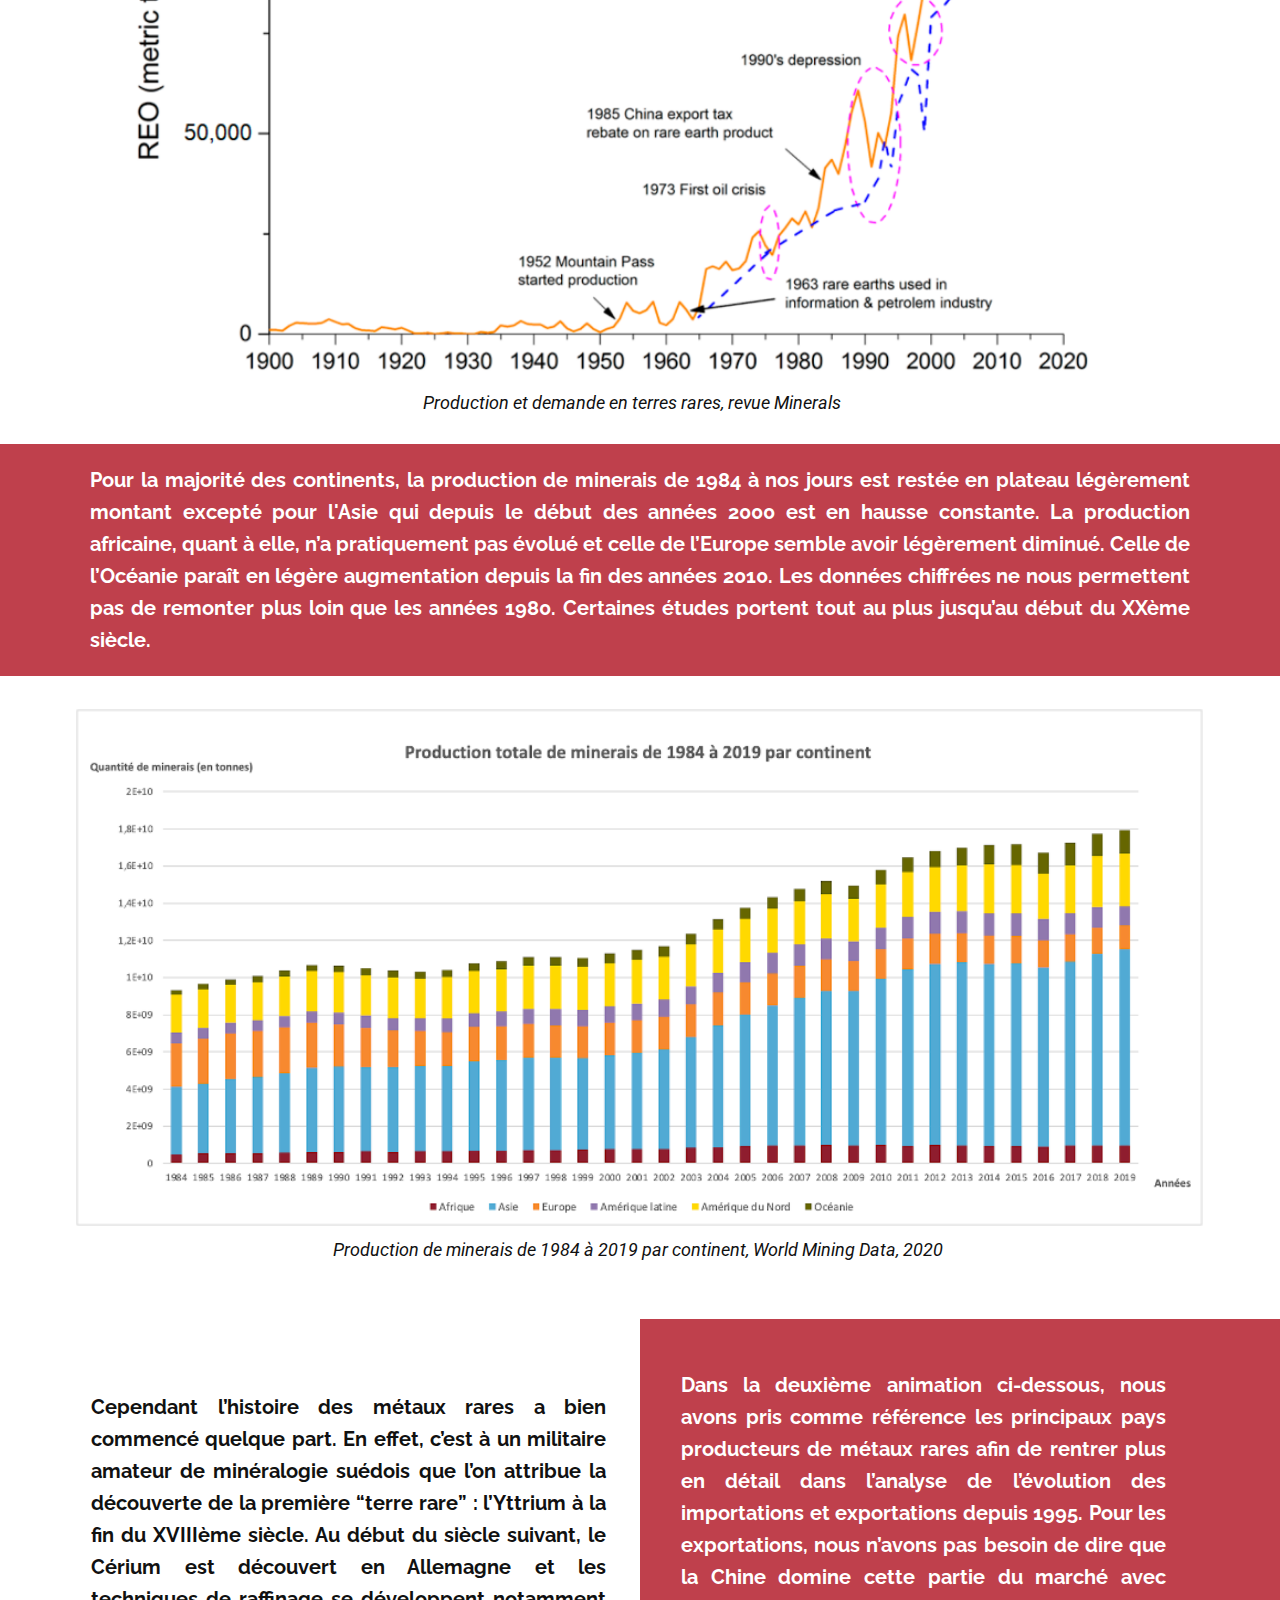
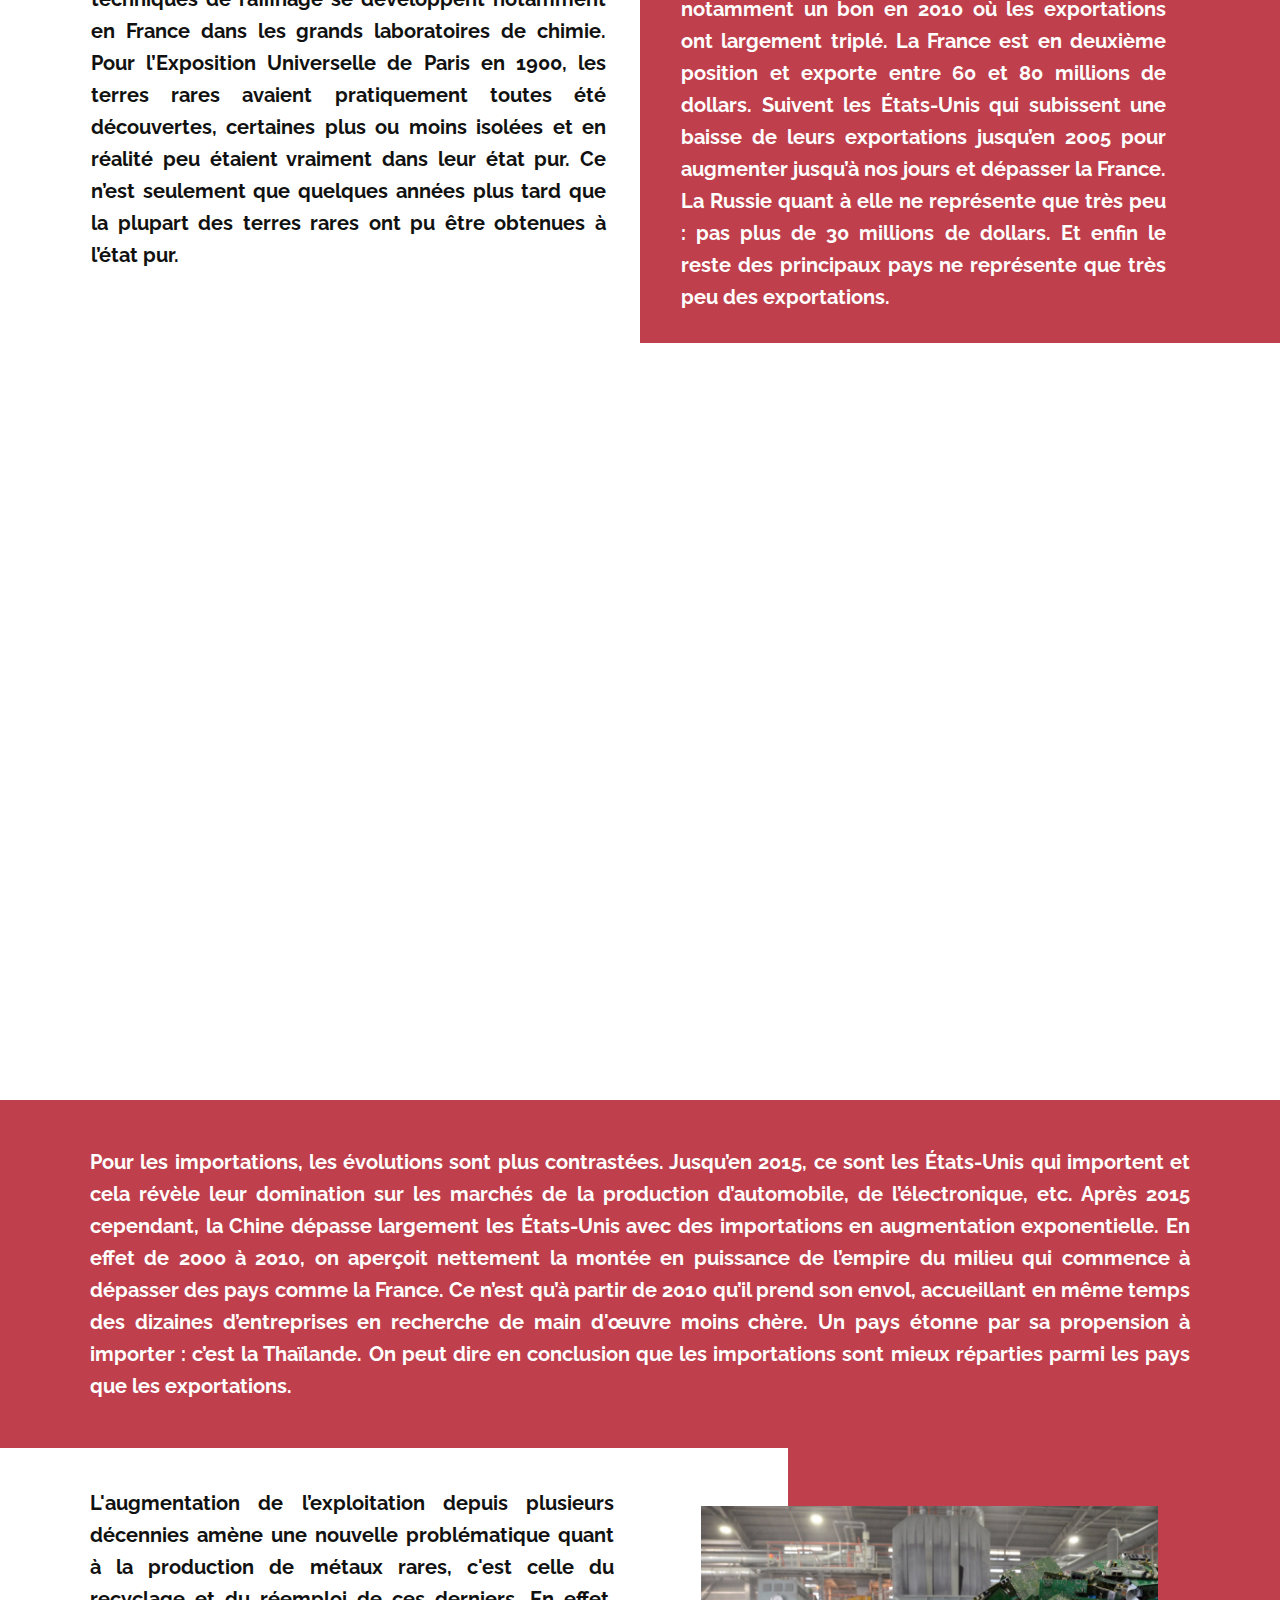
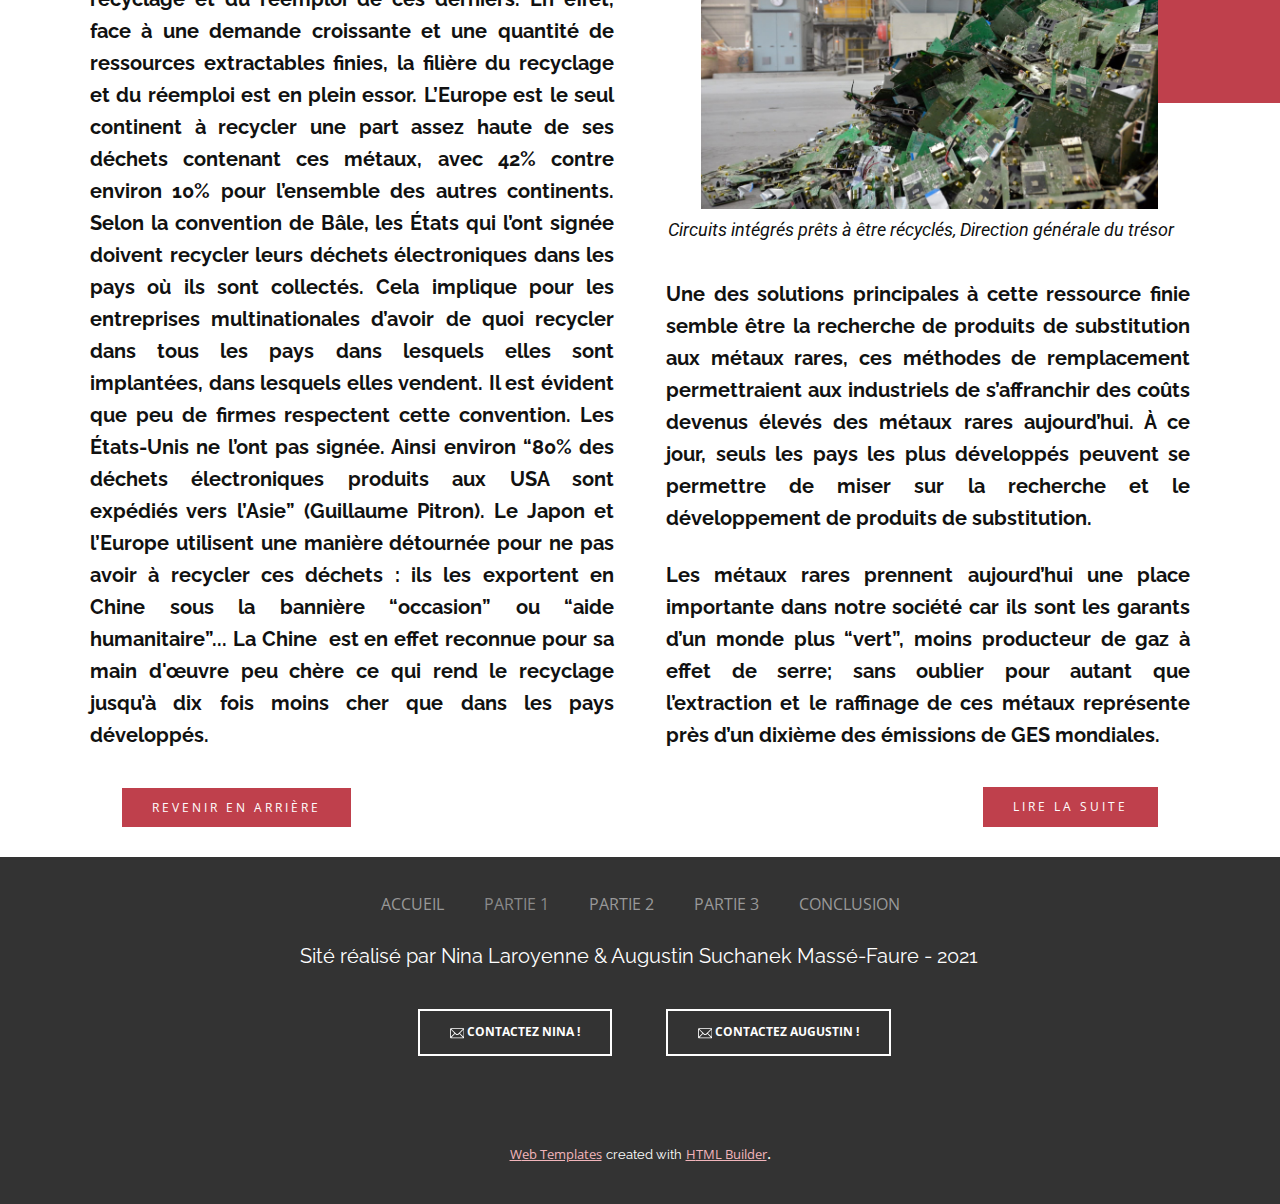
<file: Partie-1.html>
<!DOCTYPE html>
<html style="font-size: 16px;">
  <head>
    <meta name="viewport" content="width=device-width, initial-scale=1.0">
    <meta charset="utf-8">
    <meta name="keywords" content="WorldUniversityRankings, Thousands of top university places still up for grabs, How to Use Your Financial Aid Like a Paycheck, 11 Colleges Where Graduates Pursue Continuing Education, Connect With Mentors Before Fall at U.S. Universities, National Universities, Best News Websites for Students, BBC Two
                        University Challenge, Moving from an international to global agenda">
    <meta name="description" content="">
    <meta name="page_type" content="np-template-header-footer-from-plugin">
    <title>Partie 1</title>
    <link rel="stylesheet" href="nicepage.css" media="screen">
<link rel="stylesheet" href="Partie-1.css" media="screen">
    <script class="u-script" type="text/javascript" src="jquery.js" defer=""></script>
    <script class="u-script" type="text/javascript" src="nicepage.js" defer=""></script>
    <meta name="generator" content="Nicepage 3.15.3, nicepage.com">
    <link id="u-theme-google-font" rel="stylesheet" href="https://fonts.googleapis.com/css?family=Roboto:100,100i,300,300i,400,400i,500,500i,700,700i,900,900i|Open+Sans:300,300i,400,400i,600,600i,700,700i,800,800i">
    <link id="u-page-google-font" rel="stylesheet" href="https://fonts.googleapis.com/css?family=Raleway:100,100i,200,200i,300,300i,400,400i,500,500i,600,600i,700,700i,800,800i,900,900i">
    
    
    
    
    
    
    
    
    
    
    
    
    
    
    
    
    
    
    
    
    
    <script type="application/ld+json">{
		"@context": "http://schema.org",
		"@type": "Organization",
		"name": "",
		"url": "index.html",
		"logo": "images/avignon_universite_RVB.png"
}</script>
    <meta property="og:title" content="Partie 1">
    <meta property="og:type" content="website">
    <meta name="theme-color" content="#bf404c">
    <link rel="canonical" href="index.html">
    <meta property="og:url" content="index.html">
  </head>
  <body class="u-body"><header class="u-align-center-sm u-align-center-xs u-clearfix u-header u-header" id="sec-1e2e"><div class="u-clearfix u-sheet u-sheet-1">
        <a href="Accueil.html" data-page-id="54986348" class="u-image u-logo u-image-1" data-image-width="591" data-image-height="127" title="Accueil">
          <img src="images/avignon_universite_RVB.png" class="u-logo-image u-logo-image-1" data-image-width="207">
        </a>
        <nav data-position="" class="u-menu u-menu-dropdown u-offcanvas u-menu-1">
          <div class="menu-collapse">
            <a class="u-button-style u-nav-link" href="#">
              <svg><use xmlns:xlink="http://www.w3.org/1999/xlink" xlink:href="#menu-hamburger"></use></svg>
              <svg version="1.1" xmlns="http://www.w3.org/2000/svg" xmlns:xlink="http://www.w3.org/1999/xlink"><defs><symbol id="menu-hamburger" viewBox="0 0 16 16" style="width: 16px; height: 16px;"><rect y="1" width="16" height="2"></rect><rect y="7" width="16" height="2"></rect><rect y="13" width="16" height="2"></rect>
</symbol>
</defs></svg>
            </a>
          </div>
          <div class="u-nav-container">
            <ul class="u-nav u-unstyled"><li class="u-nav-item"><a class="u-button-style u-nav-link" href="Accueil.html">Accueil</a>
</li><li class="u-nav-item"><a class="u-button-style u-nav-link" href="Partie-1.html">Partie 1</a>
</li><li class="u-nav-item"><a class="u-button-style u-nav-link" href="Partie-2.html">Partie 2</a>
</li><li class="u-nav-item"><a class="u-button-style u-nav-link" href="Partie-3.html">Partie 3</a>
</li><li class="u-nav-item"><a class="u-button-style u-nav-link" href="Conclusion.html">Conclusion</a>
</li></ul>
          </div>
          <div class="u-nav-container-collapse">
            <div class="u-black u-container-style u-inner-container-layout u-opacity u-opacity-95 u-sidenav">
              <div class="u-sidenav-overflow">
                <div class="u-menu-close"></div>
                <ul class="u-align-center u-nav u-popupmenu-items u-unstyled u-nav-2"><li class="u-nav-item"><a class="u-button-style u-nav-link" href="Accueil.html">Accueil</a>
</li><li class="u-nav-item"><a class="u-button-style u-nav-link" href="Partie-1.html">Partie 1</a>
</li><li class="u-nav-item"><a class="u-button-style u-nav-link" href="Partie-2.html">Partie 2</a>
</li><li class="u-nav-item"><a class="u-button-style u-nav-link" href="Partie-3.html">Partie 3</a>
</li><li class="u-nav-item"><a class="u-button-style u-nav-link" href="Conclusion.html">Conclusion</a>
</li></ul>
              </div>
            </div>
            <div class="u-black u-menu-overlay u-opacity u-opacity-70"></div>
          </div>
        </nav>
      </div></header> 
    <section class="u-clearfix u-section-1" id="sec-c3a7">
      <div class="u-clearfix u-sheet u-sheet-1">
        <div class="u-container-style u-expanded-width-md u-expanded-width-sm u-group u-left-0 u-group-1">
          <div class="u-container-layout u-valign-middle-sm u-container-layout-1">
            <h1 class="u-align-left u-text u-text-1">Partie n°1</h1>
            <div class="u-border-3 u-border-grey-dark-1 u-line u-line-horizontal u-line-1"></div>
            <h3 class="u-align-justify u-text u-text-2">Les métaux rares : matières premières essentielles au monde de demain&nbsp;</h3>
          </div>
        </div>
        <img class="u-image u-image-default u-image-1" src="images/image-usage.png" alt="" data-image-width="939" data-image-height="456">
      </div>
    </section>
    <section class="u-clearfix u-section-2" id="sec-704c">
      <div class="u-expanded-height u-palette-1-base u-shape u-shape-rectangle u-shape-1"></div>
      <div class="u-align-left-sm u-container-style u-group u-group-1">
        <div class="u-container-layout u-valign-middle-sm u-valign-middle-xs">
          <h2 class="u-text u-text-body-alt-color u-text-1">I. Pourquoi en a-t-on tant besoin ?&nbsp;</h2>
          <div class="u-border-2 u-border-white u-line u-line-horizontal u-line-1"></div>
          <p class="u-align-justify u-custom-font u-font-raleway u-text u-text-body-alt-color u-text-2"><b>Guillaume Pitron, réputé pour son ouvrage incontournable sur les métaux rares, utilise une métaphore qui représente parfaitement la place des métaux rares au sein de tous les composants de la roche. Cette métaphore est celle des ingrédients pour faire du pain : la farine, l’eau, la levure et le sel. Pour lui, la roche est représentée par la farine car elle est présente en grande quantité dans la fabrication du pain. Ensuite, l’eau peut-être assimilée dans notre cas au fer qui est présent en abondance dans le sous-sol de la Terre. La levure, en nette plus petite quantité que la farine ou l’eau, représente ici les “sous-métaux” comme le nickel, plus rare que le fer. Et enfin, la pincée de sel si capitale pour que le pain ne soit pas fade, est incarnée par les métaux rares.<span style="font-weight: 400;"></span>&nbsp;</b>
          </p>
        </div>
      </div>
      <p class="u-align-justify u-custom-font u-font-raleway u-text u-text-3"><b>Les métaux rares sont en grande partie des éléments présents dans le tableau périodique des éléments. Comme leurs noms l'indiquent, ils se présentent sous la forme de métaux la plupart du temps. Leur nombre varie selon les critères que l’on prend en compte pour définir leur rareté : la quantité disponible dans la croûte terrestre, le niveau de demande de ces métaux, les usages qui en sont faits. Certains de ces métaux sont plus rares que d’autres.&nbsp;</b>
      </p>
      <p class="u-align-justify u-custom-font u-font-raleway u-text u-text-4"><b>Il est important ici de ne pas confondre les termes “métaux rares” et “terres rares”. L’appellation “métaux rares” englobe la sous-catégorie des “terres rares”. Ci-dessous, voici le tableau périodique des éléments : les éléments encadrés en rouge sont des métaux rares. Il manque cependant le graphite naturel, le charbon à coke,&nbsp; le borate&nbsp; (alliage de bore et d’oxygène) et le baryte (sulfate de baryum) qui sont composés de plusieurs éléments. Les éléments encadrés en jaune sont les terres rares. Cette liste n’est pas exhaustive.​&nbsp;</b>
      </p>
    </section>
    <section class="u-clearfix u-section-3" id="sec-3e42">
      <div class="u-clearfix u-sheet u-sheet-1">
        <img src="images/ddb54346ffb53f2de5e0166020fd88e3.jpg" alt="" class="u-image u-image-default u-image-1" data-image-width="3000" data-image-height="1714">
        <h6 class="u-text u-text-1">Tableau périodique des éléments, Pinterest</h6>
      </div>
    </section>
    <section class="u-clearfix u-palette-1-base u-section-4" id="sec-fbb0">
      <div class="u-clearfix u-sheet u-valign-middle u-sheet-1">
        <p class="u-align-justify u-custom-font u-font-raleway u-text u-text-1"><b>Les métaux rares ont la particularité d’avoir des propriétés magnétiques importantes. Au début des années 1970, le néodyme et le samarium par exemple ont été utilisés pour fabriquer les aimants des moteurs électriques. Aujourd’hui, les métaux rares sont omniprésents dans nos vies, dans nos téléphones et ordinateurs bien sûr, dans nos voitures (même avec des moteurs thermiques), dans les téléviseurs, les satellites, les panneaux photovoltaïques et aussi dans tous les objets électroniques contenant un circuit intégré. Voici un exemple ci-dessous de tous les métaux rares que peuvent contenir une voiture électrique et un iPhone.​&nbsp;</b>
        </p>
      </div>
    </section>
    <section class="u-clearfix u-section-5" id="sec-8a13">
      <div class="u-palette-1-base u-shape u-shape-rectangle u-shape-1"></div>
      <img class="u-image u-image-default u-image-1" src="images/7c1510b6-4a1b-42bb-b218-3792ab60c70a-original_orig.jpg" alt="" data-image-width="968" data-image-height="565">
    </section>
    <section class="u-clearfix u-section-6" id="sec-ddb6">
      <div class="u-clearfix u-sheet u-sheet-1">
        <img src="images/9715968.jpg" alt="" class="u-image u-image-default u-image-1" data-image-width="645" data-image-height="700">
        <p class="u-align-justify u-custom-font u-font-raleway u-text u-text-1"><b>Voici quelques ordres de grandeur de quantité de métaux rares : un disque dur d’ordinateur peut contenir environ 4,5 grammes de terres rares, un moteur de voiture électrique a besoin de 1,2 à 3,5 kg et une éolienne par exemple peut en utiliser jusqu’à une tonne ! Sans aucune caricature, on comprend que nos objets du quotidien sont littéralement composés de tous les métaux rares de la terre. Cela impose le fait de trouver ces métaux rares et donc de produire soi-même ou alors d’acheter.&nbsp;</b>
        </p>
        <h6 class="u-align-justify u-text u-text-2">Composition en métaux rarres d'un iPhone, Damien Hypollite, Sciences Avenir</h6>
      </div>
    </section>
    <section class="u-clearfix u-section-7" id="carousel_46bf">
      <div class="u-palette-1-base u-shape u-shape-rectangle u-shape-1"></div>
      <div class="u-align-left-sm u-container-style u-group u-group-1">
        <div class="u-container-layout u-valign-middle-sm u-valign-middle-xs u-container-layout-1">
          <h2 class="u-text u-text-body-alt-color u-text-1">II. Les lieux d'extraction et de consommation&nbsp;</h2>
          <div class="u-border-2 u-border-white u-line u-line-horizontal u-line-1"></div>
          <p class="u-align-justify u-custom-font u-font-raleway u-text u-text-body-alt-color u-text-2"><b>Le marché des métaux rares divise le monde en deux camps : ceux qui produisent et ceux qui achètent. La loi de l’offre et de la demande s’applique de façon plus ou moins stricte. En effet, peu de pays ont la capacité de jouer le rôle de l’offreur et du demandeur. Mais il y a toujours une exception à la règle : la Chine.&nbsp;</b>
            <br>
          </p>
        </div>
      </div>
      <p class="u-align-justify u-custom-font u-font-raleway u-text u-text-3"><b>Les lieux d’extraction des métaux rares sont divers et ont évolué au fil des décennies. On pense souvent que les métaux rares sont localisés seulement sur certaines parties du globe, mais en réalité ils sont partout dans la croûte terrestre. Seulement, certains espaces sont plus moins disposés à leur extraction et révèlent ainsi l'hétérogénéité de la répartition de cette ressource.</b>
        <br>
      </p>
    </section>
    <section class="u-clearfix u-section-8" id="sec-7d34">
      <div class="u-clearfix u-sheet u-valign-middle u-sheet-1">
        <img src="images/principauxprod.png" alt="" class="u-expanded-width u-image u-image-default u-image-1" data-image-width="3477" data-image-height="2460">
      </div>
    </section>
    <section class="u-clearfix u-section-9" id="sec-9ff7">
      <p class="u-align-justify u-custom-font u-font-raleway u-text u-text-1"><b>Aujourd’hui le principal producteur mondial est la Chine qui représente près de 95% de la production mondiale mais cela n’a pas toujours été le cas. Autrefois les États-Unis représentaient une grande part de ce marché, avec de grands emblèmes comme l’ancienne mine de Mountain Pass que nous étudierons par la suite. Le monopole chinois est de nos jours absolument indéniable puisqu’il représente à lui seul la quasi-totalité de ce marché spécialisé.&nbsp;</b>
      </p>
      <p class="u-align-justify u-custom-font u-font-raleway u-text u-text-2"><b>La carte des principaux pays producteurs reflète très bien ces différents propos, par la liste de métaux qu’elle extrait la Chine affirme encore une fois sa position dominante sur ce marché. L’Afrique du Sud est aussi un pays fortement représenté par sa production en métaux rares et est par conséquent le leader du continent africain accompagné par la République Démocratique du Congo ainsi que le Rwanda. La carte a été faite grâce à un tableau de données de la Commission Européenne à propos des matières critiques. La quasi-totalité des métaux rares y sont détaillés avec les principaux producteurs et importateurs, ainsi que des informations sur la dépendance de l’Union Européenne et le taux de recyclage de ces matières.&nbsp;&nbsp;</b>
      </p>
      <div class="u-palette-1-base u-shape u-shape-rectangle u-shape-1"></div>
      <div class="u-align-justify u-container-style u-group u-group-1">
        <div class="u-container-layout u-container-layout-1">
          <p class="u-custom-font u-font-raleway u-text u-text-body-alt-color u-text-3"><b>Sur le continent américain seuls deux pays sont présents sur ce marché de nos jours, il s‘agit des Etats-Unis et du Brésil. En Europe, la France est le seul pays extracteur de métaux rares, en particulier le Hafnium où la Russie pourrait entrer en concurrence. Le cas de la France sera étudié plus tard en détail car il est, avec celui des États-Unis, un exemple de l’arrêt de la production de métaux rares dans les années 1990. À l’interface entre l’Europe et l’Asie on retrouve la Turquie, pays extracteur de Borate essentiellement. La Russie a un rôle primordial dans l’extraction du palladium, qui se retrouve dans les catalyseurs des pots d’échappement de voiture afin de réduire les émissions de GES.&nbsp;</b>
          </p>
        </div>
      </div>
    </section>
    <section class="u-clearfix u-section-10" id="sec-9fb1">
      <div class="u-clearfix u-sheet u-sheet-1">
        <p class="u-align-justify u-custom-font u-font-raleway u-text u-text-1"><b>Sur la première animation ci-dessous, il est possible de mettre en valeur un pays et de faire défiler les années afin de voir leur évolution en termes d’exportations et d’importations de métaux rares. Ici, les données proviennent de l’Observatoire de la Complexité Économique (OEC) et sont exprimées en dollar. Globalement, le nombre d’acteurs sur le marché, que ce soient les exportateurs ou les importateurs, augmente depuis 1995. Ensuite, le graphique fait référence à des valeurs en dollars d’échanges et non de quantité de marchandises mises sur le marché. Cela implique le fait que certains métaux valent plus chers que d’autres et inversement. Ainsi cette animation ne veut pas forcément dire que la Chine exporte le plus, mais plutôt que ce qu’elle exporte a une valeur importante. Même si, comme nous l’avons dit plus tôt, elle exporte, de fait, une écrasante majorité des métaux rares sur le marché.&nbsp;</b>
        </p>
      </div>
    </section>
    <section class="u-clearfix u-section-11" id="sec-1e1d">
      <div class="u-clearfix u-sheet u-sheet-1">
        <div class="u-clearfix u-custom-html u-custom-html-1">
          <div class="tableauPlaceholder" id="viz1621522841687" style="position: relative">
            <noscript>&amp;amp;amp;amp;amp;amp;amp;amp;amp;amp;amp;amp;amp;amp;amp;amp;amp;amp;amp;amp;amp;amp;amp;amp;amp;amp;amp;amp;amp;amp;amp;amp;amp;amp;amp;amp;amp;amp;lt;a href='#'&amp;amp;amp;amp;amp;amp;amp;amp;amp;amp;amp;amp;amp;amp;amp;amp;amp;amp;amp;amp;amp;amp;amp;amp;amp;amp;amp;amp;amp;amp;amp;amp;amp;amp;amp;amp;amp;amp;gt;&amp;amp;amp;amp;amp;amp;amp;amp;amp;amp;amp;amp;amp;amp;amp;amp;amp;amp;amp;amp;amp;amp;amp;amp;amp;amp;amp;amp;amp;amp;amp;amp;amp;amp;amp;amp;amp;amp;lt;img alt='import&amp;amp;amp;amp;amp;amp;amp;amp;amp;amp;amp;amp;amp;amp;amp;amp;amp;amp;amp;amp;amp;amp;amp;amp;amp;amp;amp;amp;amp;amp;amp;amp;amp;amp;amp;amp;amp;amp;amp;#47;export ' src='https:&amp;amp;amp;amp;amp;amp;amp;amp;amp;amp;amp;amp;amp;amp;amp;amp;amp;amp;amp;amp;amp;amp;amp;amp;amp;amp;amp;amp;amp;amp;amp;amp;amp;amp;amp;amp;amp;amp;amp;#47;&amp;amp;amp;amp;amp;amp;amp;amp;amp;amp;amp;amp;amp;amp;amp;amp;amp;amp;amp;amp;amp;amp;amp;amp;amp;amp;amp;amp;amp;amp;amp;amp;amp;amp;amp;amp;amp;amp;amp;#47;public.tableau.com&amp;amp;amp;amp;amp;amp;amp;amp;amp;amp;amp;amp;amp;amp;amp;amp;amp;amp;amp;amp;amp;amp;amp;amp;amp;amp;amp;amp;amp;amp;amp;amp;amp;amp;amp;amp;amp;amp;amp;#47;static&amp;amp;amp;amp;amp;amp;amp;amp;amp;amp;amp;amp;amp;amp;amp;amp;amp;amp;amp;amp;amp;amp;amp;amp;amp;amp;amp;amp;amp;amp;amp;amp;amp;amp;amp;amp;amp;amp;amp;#47;images&amp;amp;amp;amp;amp;amp;amp;amp;amp;amp;amp;amp;amp;amp;amp;amp;amp;amp;amp;amp;amp;amp;amp;amp;amp;amp;amp;amp;amp;amp;amp;amp;amp;amp;amp;amp;amp;amp;amp;#47;im&amp;amp;amp;amp;amp;amp;amp;amp;amp;amp;amp;amp;amp;amp;amp;amp;amp;amp;amp;amp;amp;amp;amp;amp;amp;amp;amp;amp;amp;amp;amp;amp;amp;amp;amp;amp;amp;amp;amp;#47;import-export3&amp;amp;amp;amp;amp;amp;amp;amp;amp;amp;amp;amp;amp;amp;amp;amp;amp;amp;amp;amp;amp;amp;amp;amp;amp;amp;amp;amp;amp;amp;amp;amp;amp;amp;amp;amp;amp;amp;amp;#47;importexport&amp;amp;amp;amp;amp;amp;amp;amp;amp;amp;amp;amp;amp;amp;amp;amp;amp;amp;amp;amp;amp;amp;amp;amp;amp;amp;amp;amp;amp;amp;amp;amp;amp;amp;amp;amp;amp;amp;amp;#47;1_rss.png' style='border: none' /&amp;amp;amp;amp;amp;amp;amp;amp;amp;amp;amp;amp;amp;amp;amp;amp;amp;amp;amp;amp;amp;amp;amp;amp;amp;amp;amp;amp;amp;amp;amp;amp;amp;amp;amp;amp;amp;amp;gt;&amp;amp;amp;amp;amp;amp;amp;amp;amp;amp;amp;amp;amp;amp;amp;amp;amp;amp;amp;amp;amp;amp;amp;amp;amp;amp;amp;amp;amp;amp;amp;amp;amp;amp;amp;amp;amp;amp;lt;/a&amp;amp;amp;amp;amp;amp;amp;amp;amp;amp;amp;amp;amp;amp;amp;amp;amp;amp;amp;amp;amp;amp;amp;amp;amp;amp;amp;amp;amp;amp;amp;amp;amp;amp;amp;amp;amp;amp;gt;</noscript>
            <object class="tableauViz" style="display:none;">
              <param name="host_url" value="https%3A%2F%2Fpublic.tableau.com%2F">
              <param name="embed_code_version" value="3">
              <param name="site_root" value="">
              <param name="name" value="import-export3/importexport">
              <param name="tabs" value="no">
              <param name="toolbar" value="yes">
              <param name="static_image" value="https://public.tableau.com/static/images/im/import-export3/importexport/1.png">
              <param name="animate_transition" value="yes">
              <param name="display_static_image" value="yes">
              <param name="display_spinner" value="yes">
              <param name="display_overlay" value="yes">
              <param name="display_count" value="yes">
              <param name="language" value="fr">
            </object>
          </div>
          <script type="text/javascript"> var divElement = document.getElementById('viz1621522841687');                    var vizElement = divElement.getElementsByTagName('object')[0];                    if ( divElement.offsetWidth > 800 ) { vizElement.style.width='1000px';vizElement.style.height='827px';} else if ( divElement.offsetWidth > 500 ) { vizElement.style.width='1000px';vizElement.style.height='827px';} else { vizElement.style.width='100%';vizElement.style.height='877px';}                     var scriptElement = document.createElement('script');                    scriptElement.src = 'https://public.tableau.com/javascripts/api/viz_v1.js';                    vizElement.parentNode.insertBefore(scriptElement, vizElement); </script>
        </div>
      </div>
    </section>
    <section class="u-clearfix u-section-12" id="carousel_0341">
      <div class="u-palette-1-base u-shape u-shape-rectangle u-shape-1"></div>
      <div class="u-container-style u-group u-group-1">
        <div class="u-container-layout u-valign-middle-sm u-valign-middle-xs u-container-layout-1">
          <h2 class="u-text u-text-body-alt-color u-text-1">III. L'évolution de la production et de la consommation&nbsp;</h2>
          <div class="u-border-2 u-border-white u-line u-line-horizontal u-line-1"></div>
          <p class="u-align-justify u-custom-font u-font-raleway u-text u-text-body-alt-color u-text-2"><b>Le besoin en métaux rares est grandissant depuis les années 1960 et plus particulièrement depuis la fin des années 1990 avec l’apparition dans un premier temps des batteries puis la massification de l’usage de ces métaux dans les nouvelles technologies et leur démocratisation.&nbsp;</b>
            <br>
          </p>
        </div>
      </div>
      <p class="u-align-justify u-custom-font u-font-raleway u-text u-text-3"><b>L’empire du milieu, en 1985, assouplit sa taxation sur les produits issus des terres rares et récupère alors une grande partie du marché : c’est le début de l'ère chinoise. Le graphique de la revue <i>Minerals</i> montrant l’évolution de la demande et de la production en métaux rares depuis le début du XXème siècle expose aussi l’influence de chacune des crises économiques en faveur ou en défaveur de ce marché. Au fil des années, la demande a toujours suivi l’offre mais ceci en léger décalé de quelques années. Toutefois c’est seulement lors des crises que ces deux courbes se rencontrent.&nbsp;</b>
        <br>
      </p>
    </section>
    <section class="u-clearfix u-section-13" id="sec-c04f">
      <div class="u-clearfix u-sheet u-sheet-1">
        <img src="images/Sanstitre.png" alt="" class="u-image u-image-default u-image-1" data-image-width="945" data-image-height="647">
        <h6 class="u-text u-text-1">Production et demande en terres rares, revue Minerals</h6>
      </div>
    </section>
    <section class="u-clearfix u-palette-1-base u-section-14" id="sec-ba6b">
      <div class="u-clearfix u-sheet u-valign-middle u-sheet-1">
        <p class="u-align-justify u-custom-font u-font-raleway u-text u-text-1"><b>Pour la majorité des continents, la production de minerais de 1984 à nos jours est restée en plateau légèrement montant excepté pour l'Asie qui depuis le début des années 2000 est en hausse constante. La production africaine, quant à elle, n’a pratiquement pas évolué et celle de l’Europe semble avoir légèrement diminué. Celle de l’Océanie paraît en légère augmentation depuis la fin des années 2010. Les données chiffrées ne nous permettent pas de remonter plus loin que les années 1980. Certaines études portent tout au plus jusqu’au début du XXème siècle.&nbsp;</b>
        </p>
      </div>
    </section>
    <section class="u-clearfix u-section-15" id="sec-416e">
      <div class="u-clearfix u-sheet u-sheet-1">
        <img src="images/prod.png" alt="" class="u-image u-image-default u-image-1" data-image-width="945" data-image-height="433">
        <h6 class="u-text u-text-1">Production de minerais de 1984 à 2019 par continent, World Mining Data, 2020</h6>
      </div>
    </section>
    <section class="u-clearfix u-section-16" id="sec-91a5">
      <div class="u-expanded-height u-palette-1-base u-shape u-shape-rectangle u-shape-1"></div>
      <div class="u-align-justify u-container-style u-group u-group-1">
        <div class="u-container-layout u-valign-bottom u-container-layout-1">
          <p class="u-custom-font u-font-raleway u-text u-text-body-alt-color u-text-1"><b>Dans la deuxième animation ci-dessous, nous avons pris comme référence les principaux pays producteurs de métaux rares afin de rentrer plus en détail dans l’analyse de l’évolution des importations et exportations depuis 1995. Pour les exportations, nous n’avons pas besoin de dire que la Chine domine cette partie du marché avec notamment un bon en 2010 où les exportations ont largement triplé. La France est en deuxième position et exporte entre 60 et 80 millions de dollars. Suivent les États-Unis qui subissent une baisse de leurs exportations jusqu’en 2005 pour augmenter jusqu’à nos jours et dépasser la France. La Russie quant à elle ne représente que très peu : pas plus de 30 millions de dollars. Et enfin le reste des principaux pays ne représente que très peu des exportations.&nbsp;</b>
          </p>
        </div>
      </div>
      <p class="u-align-justify u-custom-font u-font-raleway u-text u-text-2"><b>Cependant l’histoire des métaux rares a bien commencé quelque part. En effet, c’est à un militaire amateur de minéralogie suédois que l’on attribue la découverte de la première “terre rare” : l’Yttrium à la fin du XVIIIème siècle. Au début du siècle suivant, le Cérium est découvert en Allemagne et les techniques de raffinage se développent notamment en France dans les grands laboratoires de chimie. Pour l’Exposition Universelle de Paris en 1900, les terres rares avaient pratiquement toutes été découvertes, certaines plus ou moins isolées et en réalité peu étaient vraiment dans leur état pur. Ce n’est seulement que quelques années plus tard que la plupart des terres rares ont pu être obtenues à l’état pur.&nbsp;</b>
      </p>
    </section>
    <section class="u-clearfix u-section-17" id="sec-2bb8">
      <div class="u-clearfix u-sheet u-sheet-1">
        <div class="u-clearfix u-custom-html u-custom-html-1">
          <div class="tableauPlaceholder" id="viz1621538222531" style="position: relative">
            <noscript>&amp;amp;amp;amp;amp;amp;amp;amp;amp;amp;amp;amp;amp;amp;amp;amp;amp;amp;amp;amp;amp;amp;amp;amp;amp;amp;amp;amp;amp;amp;amp;amp;amp;amp;amp;amp;lt;a href='#'&amp;amp;amp;amp;amp;amp;amp;amp;amp;amp;amp;amp;amp;amp;amp;amp;amp;amp;amp;amp;amp;amp;amp;amp;amp;amp;amp;amp;amp;amp;amp;amp;amp;amp;amp;amp;gt;&amp;amp;amp;amp;amp;amp;amp;amp;amp;amp;amp;amp;amp;amp;amp;amp;amp;amp;amp;amp;amp;amp;amp;amp;amp;amp;amp;amp;amp;amp;amp;amp;amp;amp;amp;amp;lt;img alt='Tableau de bord 2 ' src='https:&amp;amp;amp;amp;amp;amp;amp;amp;amp;amp;amp;amp;amp;amp;amp;amp;amp;amp;amp;amp;amp;amp;amp;amp;amp;amp;amp;amp;amp;amp;amp;amp;amp;amp;amp;amp;amp;#47;&amp;amp;amp;amp;amp;amp;amp;amp;amp;amp;amp;amp;amp;amp;amp;amp;amp;amp;amp;amp;amp;amp;amp;amp;amp;amp;amp;amp;amp;amp;amp;amp;amp;amp;amp;amp;amp;#47;public.tableau.com&amp;amp;amp;amp;amp;amp;amp;amp;amp;amp;amp;amp;amp;amp;amp;amp;amp;amp;amp;amp;amp;amp;amp;amp;amp;amp;amp;amp;amp;amp;amp;amp;amp;amp;amp;amp;amp;#47;static&amp;amp;amp;amp;amp;amp;amp;amp;amp;amp;amp;amp;amp;amp;amp;amp;amp;amp;amp;amp;amp;amp;amp;amp;amp;amp;amp;amp;amp;amp;amp;amp;amp;amp;amp;amp;amp;#47;images&amp;amp;amp;amp;amp;amp;amp;amp;amp;amp;amp;amp;amp;amp;amp;amp;amp;amp;amp;amp;amp;amp;amp;amp;amp;amp;amp;amp;amp;amp;amp;amp;amp;amp;amp;amp;amp;#47;im&amp;amp;amp;amp;amp;amp;amp;amp;amp;amp;amp;amp;amp;amp;amp;amp;amp;amp;amp;amp;amp;amp;amp;amp;amp;amp;amp;amp;amp;amp;amp;amp;amp;amp;amp;amp;amp;#47;import-exportgraphique&amp;amp;amp;amp;amp;amp;amp;amp;amp;amp;amp;amp;amp;amp;amp;amp;amp;amp;amp;amp;amp;amp;amp;amp;amp;amp;amp;amp;amp;amp;amp;amp;amp;amp;amp;amp;amp;#47;Tableaudebord2&amp;amp;amp;amp;amp;amp;amp;amp;amp;amp;amp;amp;amp;amp;amp;amp;amp;amp;amp;amp;amp;amp;amp;amp;amp;amp;amp;amp;amp;amp;amp;amp;amp;amp;amp;amp;amp;#47;1_rss.png' style='border: none' /&amp;amp;amp;amp;amp;amp;amp;amp;amp;amp;amp;amp;amp;amp;amp;amp;amp;amp;amp;amp;amp;amp;amp;amp;amp;amp;amp;amp;amp;amp;amp;amp;amp;amp;amp;amp;gt;&amp;amp;amp;amp;amp;amp;amp;amp;amp;amp;amp;amp;amp;amp;amp;amp;amp;amp;amp;amp;amp;amp;amp;amp;amp;amp;amp;amp;amp;amp;amp;amp;amp;amp;amp;amp;lt;/a&amp;amp;amp;amp;amp;amp;amp;amp;amp;amp;amp;amp;amp;amp;amp;amp;amp;amp;amp;amp;amp;amp;amp;amp;amp;amp;amp;amp;amp;amp;amp;amp;amp;amp;amp;amp;gt;</noscript>
            <object class="tableauViz" style="display:none;">
              <param name="host_url" value="https%3A%2F%2Fpublic.tableau.com%2F">
              <param name="embed_code_version" value="3">
              <param name="site_root" value="">
              <param name="name" value="import-exportgraphique/Tableaudebord2">
              <param name="tabs" value="no">
              <param name="toolbar" value="yes">
              <param name="static_image" value="https://public.tableau.com/static/images/im/import-exportgraphique/Tableaudebord2/1.png">
              <param name="animate_transition" value="yes">
              <param name="display_static_image" value="yes">
              <param name="display_spinner" value="yes">
              <param name="display_overlay" value="yes">
              <param name="display_count" value="yes">
              <param name="language" value="fr">
            </object>
          </div>
          <script type="text/javascript"> var divElement = document.getElementById('viz1621538222531');                    var vizElement = divElement.getElementsByTagName('object')[0];                    if ( divElement.offsetWidth > 800 ) { vizElement.style.width='1000px';vizElement.style.height='827px';} else if ( divElement.offsetWidth > 500 ) { vizElement.style.width='1000px';vizElement.style.height='827px';} else { vizElement.style.width='100%';vizElement.style.height='777px';}                     var scriptElement = document.createElement('script');                    scriptElement.src = 'https://public.tableau.com/javascripts/api/viz_v1.js';                    vizElement.parentNode.insertBefore(scriptElement, vizElement); </script>
        </div>
      </div>
    </section>
    <section class="u-clearfix u-palette-1-base u-section-18" id="sec-2b15">
      <div class="u-clearfix u-sheet u-sheet-1">
        <p class="u-align-justify u-custom-font u-font-raleway u-text u-text-1"><b>Pour les importations, les évolutions sont plus contrastées. Jusqu’en 2015, ce sont les États-Unis qui importent et cela révèle leur domination sur les marchés de la production d’automobile, de l’électronique, etc. Après 2015 cependant, la Chine dépasse largement les États-Unis avec des importations en augmentation exponentielle. En effet de 2000 à 2010, on aperçoit nettement la montée en puissance de l’empire du milieu qui commence à dépasser des pays comme la France. Ce n’est qu’à partir de 2010 qu’il prend son envol, accueillant en même temps des dizaines d’entreprises en recherche de main d'œuvre moins chère. Un pays étonne par sa propension à importer : c’est la Thaïlande. On peut dire en conclusion que les importations sont mieux réparties parmi les pays que les exportations.​&nbsp;</b>
        </p>
      </div>
    </section>
    <section class="u-clearfix u-section-19" id="sec-1d2d">
      <div class="u-palette-1-base u-shape u-shape-rectangle u-shape-1"></div>
      <p class="u-align-justify u-custom-font u-font-raleway u-text u-text-1"><b>L'augmentation de l’exploitation depuis plusieurs décennies amène une nouvelle problématique quant à la production de métaux rares, c'est celle du recyclage et du réemploi de ces derniers. En effet, face à une demande croissante et une quantité de ressources extractables finies, la filière du recyclage et du réemploi est en plein essor. L’Europe est le seul continent à recycler une part assez haute de ses déchets contenant ces métaux, avec 42% contre environ 10% pour l’ensemble des autres continents. Selon la convention de Bâle, les États qui l’ont signée doivent recycler leurs déchets électroniques dans les pays où ils sont collectés. Cela implique pour les entreprises multinationales d’avoir de quoi recycler dans tous les pays dans lesquels elles sont implantées, dans lesquels elles vendent. Il est évident que peu de firmes respectent cette convention. Les États-Unis ne l’ont pas signée. Ainsi environ “80% des déchets électroniques produits aux USA sont expédiés vers l’Asie” (Guillaume Pitron). Le Japon et l’Europe utilisent une manière détournée pour ne pas avoir à recycler ces déchets : ils les exportent en Chine sous la bannière “occasion” ou “aide humanitaire”... La Chine&nbsp; est en effet reconnue pour sa main d'œuvre peu chère ce qui rend le recyclage jusqu’à dix fois moins cher que dans les pays développés.&nbsp;</b>
      </p>
      <p class="u-align-justify u-custom-font u-font-raleway u-text u-text-2"><b>Une des solutions principales à cette ressource finie semble être la recherche de produits de substitution aux métaux rares, ces méthodes de remplacement permettraient aux industriels de s’affranchir des coûts devenus élevés des métaux rares aujourd’hui. À ce jour, seuls les pays les plus développés peuvent se permettre de miser sur la recherche et le développement de produits de substitution.</b>
      </p>
      <p class="u-align-justify u-custom-font u-font-raleway u-text u-text-3"><b>Les métaux rares prennent aujourd’hui une place importante dans notre société car ils sont les garants d’un monde plus “vert”, moins producteur de gaz à effet de serre; sans oublier pour autant que l’extraction et le raffinage de ces métaux représente près d’un dixième des émissions de GES mondiales.&nbsp;</b>
      </p>
      <img src="images/1559531798608.jpg" alt="" class="u-image u-image-default u-image-1" data-image-width="1921" data-image-height="1272">
      <h6 class="u-align-justify u-text u-text-4">Circuits intégrés prêts à être récyclés, Direction générale du trésor</h6>
    </section>
    <section class="u-clearfix u-section-20" id="sec-1b9a">
      <div class="u-clearfix u-sheet u-valign-middle u-sheet-1">
        <a href="Partie-2.html" data-page-id="82857396" class="u-btn u-button-style u-btn-1">Lire la suite</a>
        <a href="Accueil.html" data-page-id="54986348" class="u-btn u-button-style u-btn-2">Revenir en arrière</a>
      </div>
    </section>
    
    
    <footer class="u-clearfix u-footer u-grey-80" id="sec-6646"><div class="u-clearfix u-sheet u-sheet-1">
        <div class="u-container-style u-group u-group-1">
          <div class="u-container-layout u-container-layout-1">
            <nav class="u-menu u-menu-dropdown u-offcanvas u-menu-1">
              <div class="menu-collapse" style="text-transform: uppercase;">
                <a class="u-btn-text u-button-style u-nav-link u-text-grey-40" href="#">
                  <svg><use xmlns:xlink="http://www.w3.org/1999/xlink" xlink:href="#menu-hamburger"></use></svg>
                  <svg version="1.1" xmlns="http://www.w3.org/2000/svg" xmlns:xlink="http://www.w3.org/1999/xlink"><defs><symbol id="menu-hamburger" viewBox="0 0 16 16" style="width: 16px; height: 16px;"><rect y="1" width="16" height="2"></rect><rect y="7" width="16" height="2"></rect><rect y="13" width="16" height="2"></rect>
</symbol>
</defs></svg>
                </a>
              </div>
              <div class="u-nav-container">
                <ul class="u-nav u-unstyled u-nav-1"><li class="u-nav-item"><a class="u-btn-text u-button-style u-nav-link u-text-grey-40" href="Accueil.html">Accueil</a>
</li><li class="u-nav-item"><a class="u-btn-text u-button-style u-nav-link u-text-grey-40" href="Partie-1.html">Partie 1</a>
</li><li class="u-nav-item"><a class="u-btn-text u-button-style u-nav-link u-text-grey-40" href="Partie-2.html">Partie 2</a>
</li><li class="u-nav-item"><a class="u-btn-text u-button-style u-nav-link u-text-grey-40" href="Partie-3.html">Partie 3</a>
</li><li class="u-nav-item"><a class="u-btn-text u-button-style u-nav-link u-text-grey-40" href="Conclusion.html">Conclusion</a>
</li></ul>
              </div>
              <div class="u-nav-container-collapse">
                <div class="u-black u-container-style u-inner-container-layout u-opacity u-opacity-95 u-sidenav">
                  <div class="u-sidenav-overflow">
                    <div class="u-menu-close"></div>
                    <ul class="u-align-center u-nav u-popupmenu-items u-unstyled u-nav-2"><li class="u-nav-item"><a class="u-btn-text u-button-style u-nav-link" href="Accueil.html">Accueil</a>
</li><li class="u-nav-item"><a class="u-btn-text u-button-style u-nav-link" href="Partie-1.html">Partie 1</a>
</li><li class="u-nav-item"><a class="u-btn-text u-button-style u-nav-link" href="Partie-2.html">Partie 2</a>
</li><li class="u-nav-item"><a class="u-btn-text u-button-style u-nav-link" href="Partie-3.html">Partie 3</a>
</li><li class="u-nav-item"><a class="u-btn-text u-button-style u-nav-link" href="Conclusion.html">Conclusion</a>
</li></ul>
                  </div>
                </div>
                <div class="u-black u-menu-overlay u-opacity u-opacity-70"></div>
              </div>
            </nav>
          </div>
        </div>
        <p class="u-custom-font u-font-raleway u-text u-text-1">Sité réalisé par Nina Laroyenne &amp; Augustin Suchanek Massé-Faure - 2021</p>
        <a href="mailto:nina.laroyenne@alunmi.univ-avignon.fr" class="u-border-2 u-border-white u-btn u-button-style u-hover-black u-none u-text-hover-white u-text-white u-btn-1"><span class="u-icon u-icon-1"><svg class="u-svg-content" viewBox="0 0 512 512" x="0px" y="0px" style="width: 1em; height: 1em;"><g><g><path d="M467,76H45C20.137,76,0,96.262,0,121v270c0,24.885,20.285,45,45,45h422c24.655,0,45-20.03,45-45V121    C512,96.306,491.943,76,467,76z M460.698,106c-9.194,9.145-167.415,166.533-172.878,171.967c-8.5,8.5-19.8,13.18-31.82,13.18    s-23.32-4.681-31.848-13.208C220.478,274.284,64.003,118.634,51.302,106H460.698z M30,384.894V127.125L159.638,256.08L30,384.894z     M51.321,406l129.587-128.763l22.059,21.943c14.166,14.166,33,21.967,53.033,21.967c20.033,0,38.867-7.801,53.005-21.939    l22.087-21.971L460.679,406H51.321z M482,384.894L352.362,256.08L482,127.125V384.894z"></path>
</g>
</g></svg><img></span>&nbsp;Contactez Nina !
        </a>
        <a href="mailto:augustin.suchanek--masse-faure@alunmi.univ-avignon.fr" class="u-border-2 u-border-white u-btn u-button-style u-hover-black u-none u-text-hover-white u-text-white u-btn-2"><span class="u-icon u-icon-2"><svg class="u-svg-content" viewBox="0 0 512 512" x="0px" y="0px" style="width: 1em; height: 1em;"><g><g><path d="M467,76H45C20.137,76,0,96.262,0,121v270c0,24.885,20.285,45,45,45h422c24.655,0,45-20.03,45-45V121    C512,96.306,491.943,76,467,76z M460.698,106c-9.194,9.145-167.415,166.533-172.878,171.967c-8.5,8.5-19.8,13.18-31.82,13.18    s-23.32-4.681-31.848-13.208C220.478,274.284,64.003,118.634,51.302,106H460.698z M30,384.894V127.125L159.638,256.08L30,384.894z     M51.321,406l129.587-128.763l22.059,21.943c14.166,14.166,33,21.967,53.033,21.967c20.033,0,38.867-7.801,53.005-21.939    l22.087-21.971L460.679,406H51.321z M482,384.894L352.362,256.08L482,127.125V384.894z"></path>
</g>
</g></svg><img></span>&nbsp;Contactez Augustin !
        </a>
      </div></footer>
    <section class="u-backlink u-clearfix u-grey-80">
      <a class="u-link" href="https://nicepage.com/website-templates" target="_blank">
        <span>Web Templates</span>
      </a>
      <p class="u-text">
        <span>created with</span>
      </p>
      <a class="u-link" href="https://nicepage.com/html-website-builder" target="_blank">
        <span>HTML Builder</span>
      </a>. 
    </section><span style="height: 64px; width: 64px; margin-left: 0px; margin-right: auto; margin-top: 0px; background-image: none; right: 20px; bottom: 20px" class="u-back-to-top u-icon u-icon-circle u-opacity u-opacity-85 u-palette-1-base u-spacing-15" data-href="#">
        <svg class="u-svg-link" preserveAspectRatio="xMidYMin slice" viewBox="0 0 551.13 551.13"><use xmlns:xlink="http://www.w3.org/1999/xlink" xlink:href="#svg-1d98"></use></svg>
        <svg class="u-svg-content" enable-background="new 0 0 551.13 551.13" viewBox="0 0 551.13 551.13" xmlns="http://www.w3.org/2000/svg" id="svg-1d98"><path d="m275.565 189.451 223.897 223.897h51.668l-275.565-275.565-275.565 275.565h51.668z"></path></svg>
    </span>
  </body>
</html>
</file>
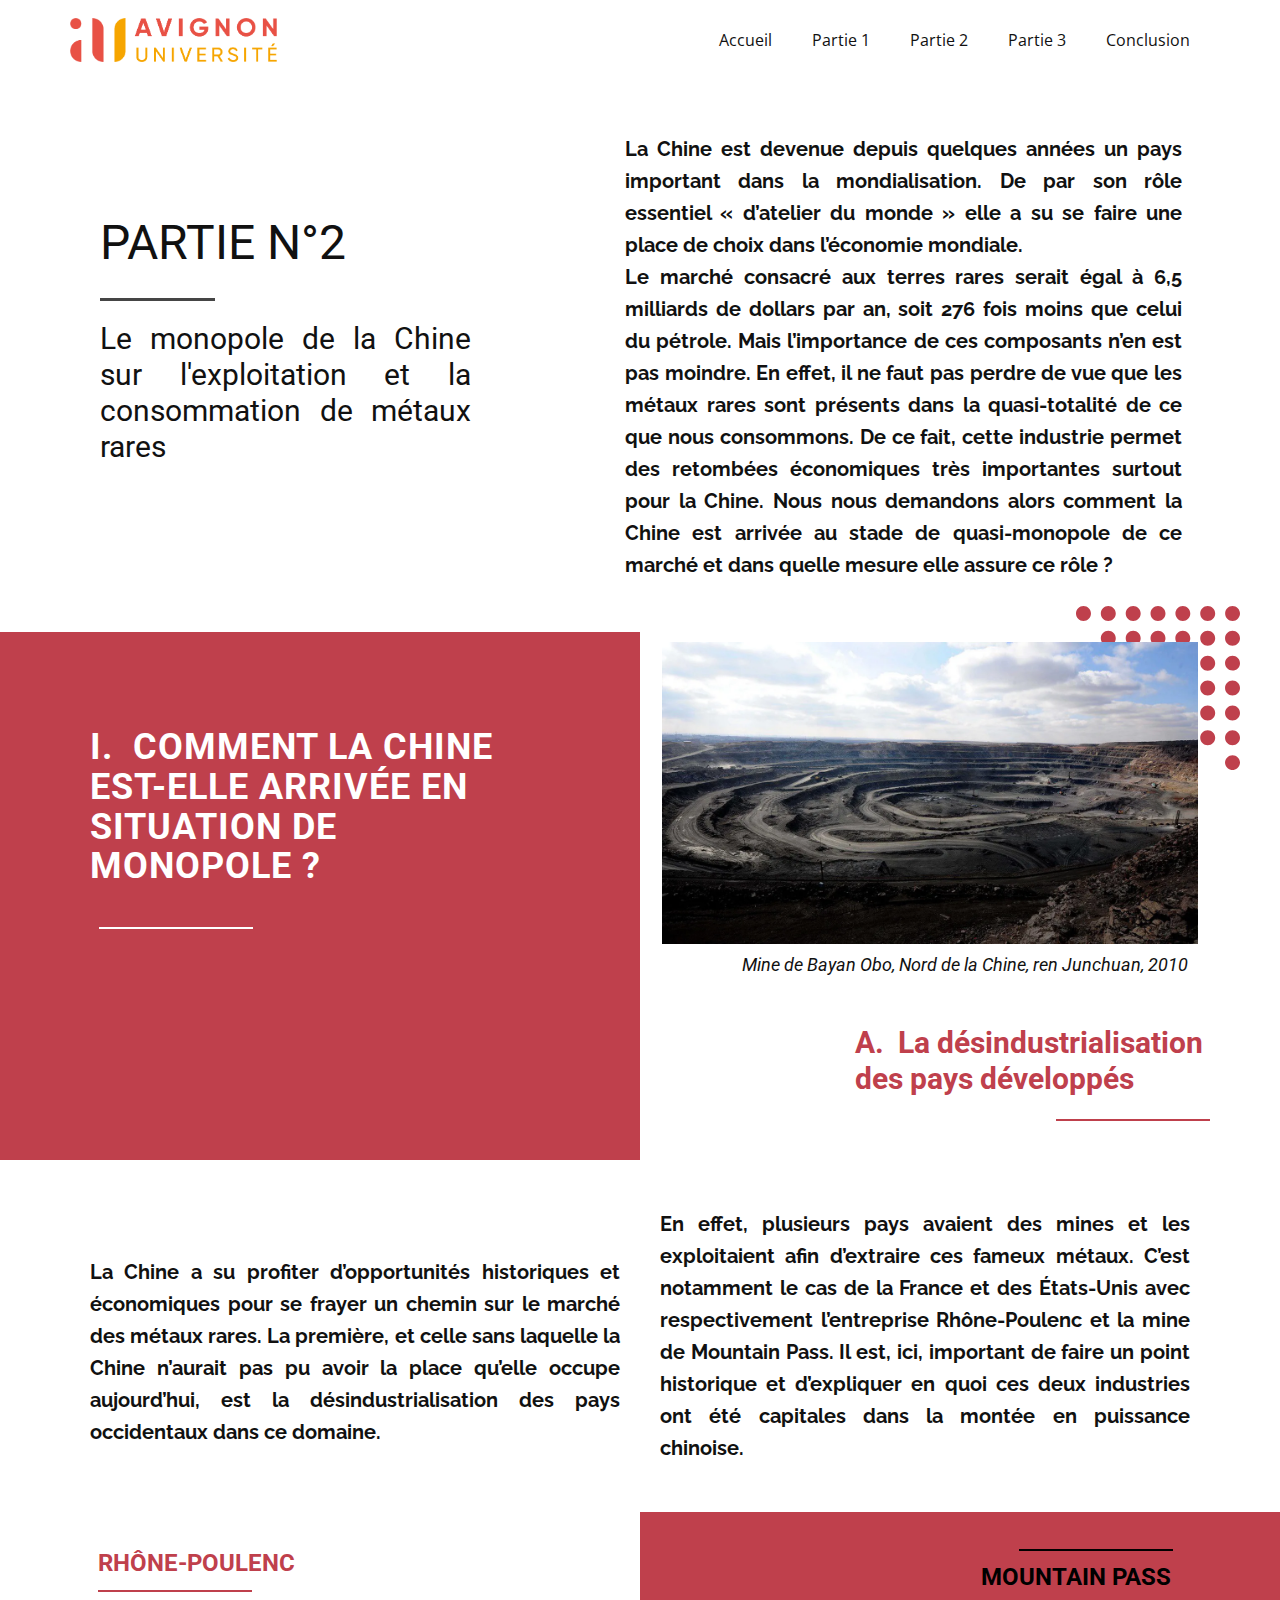
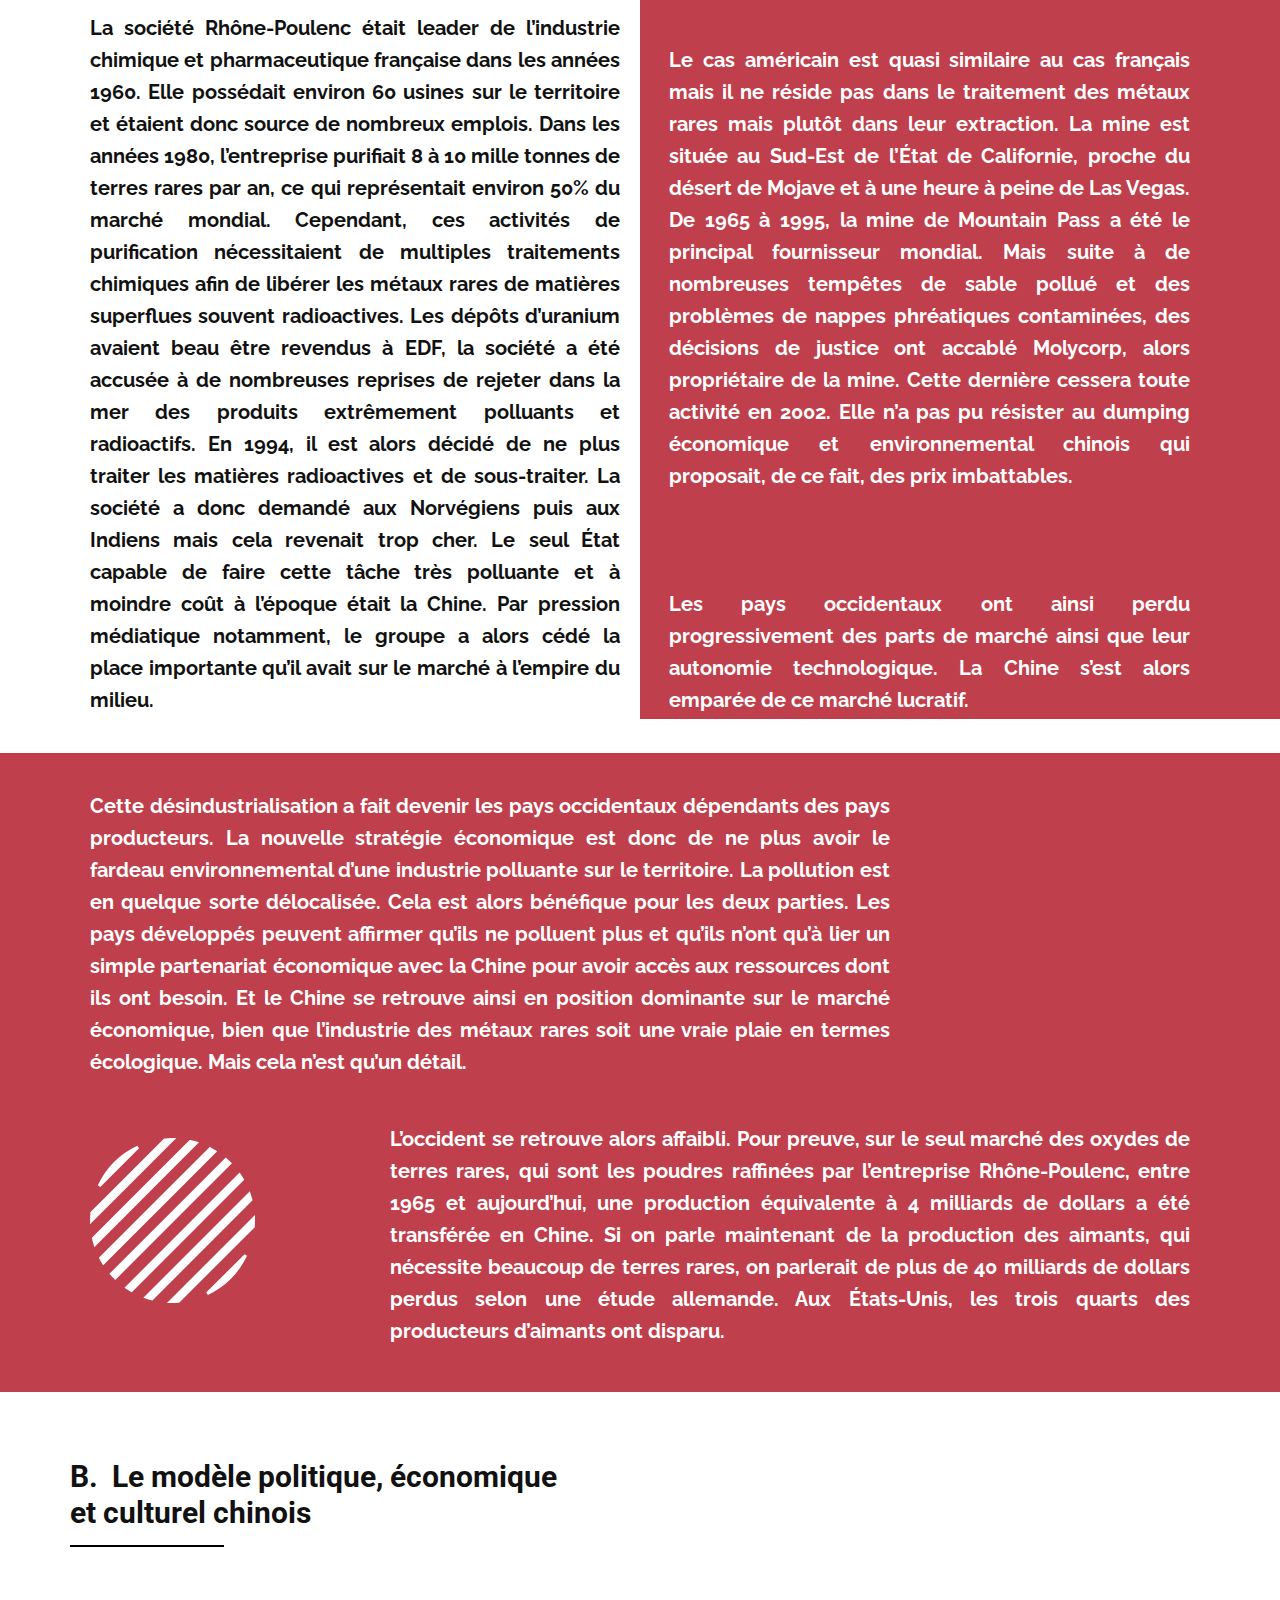
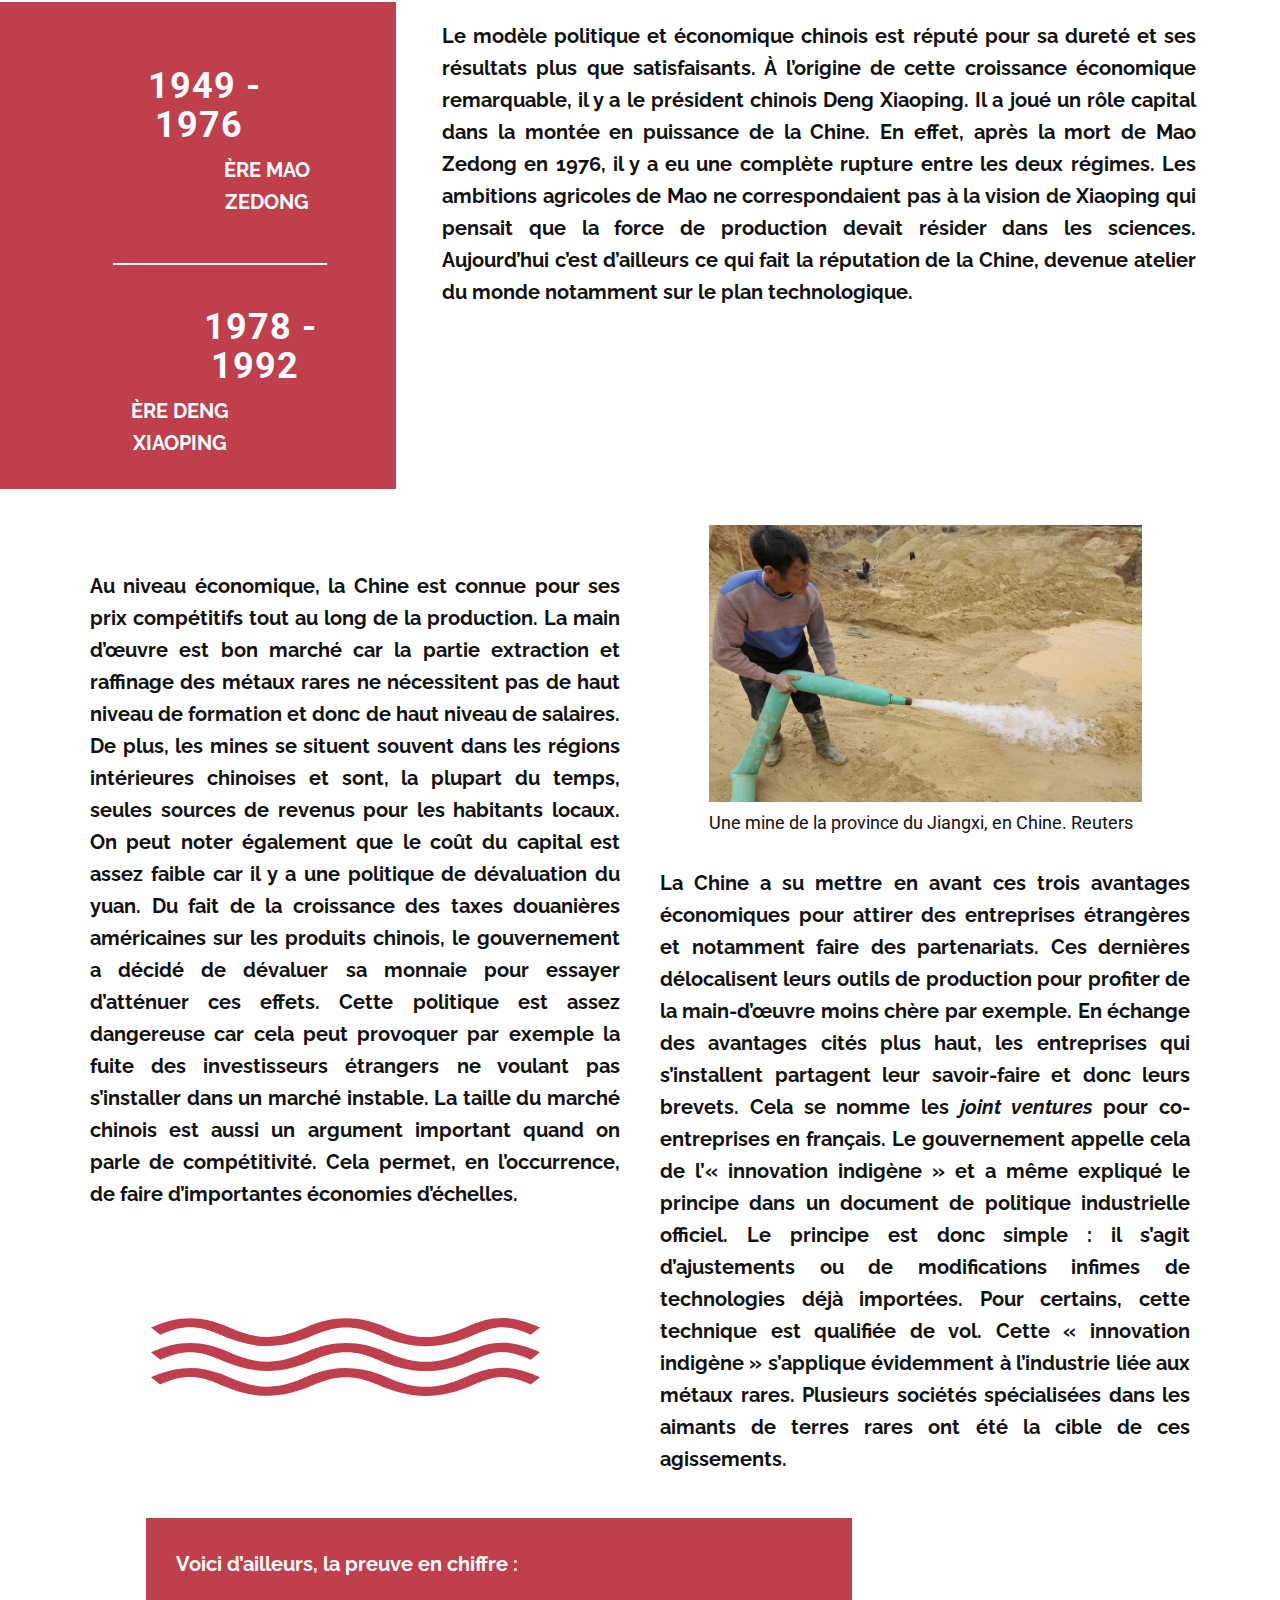
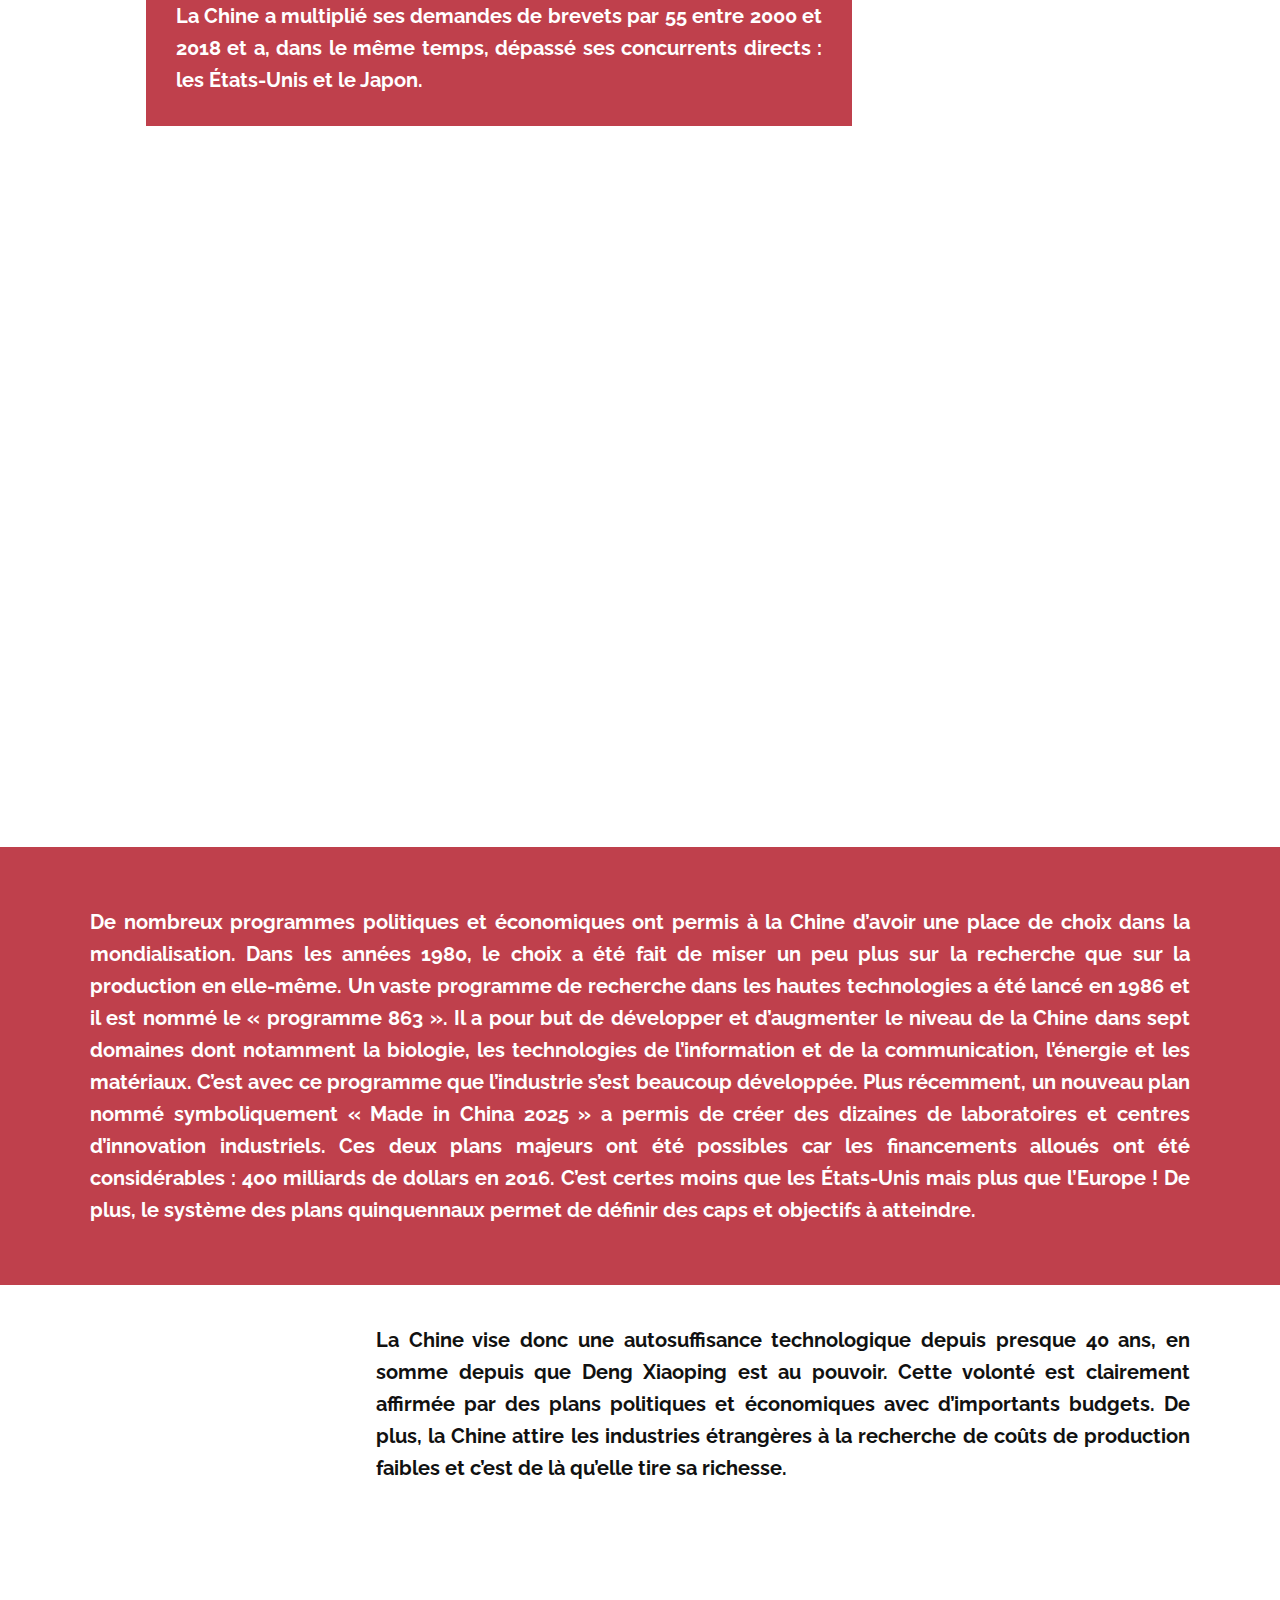
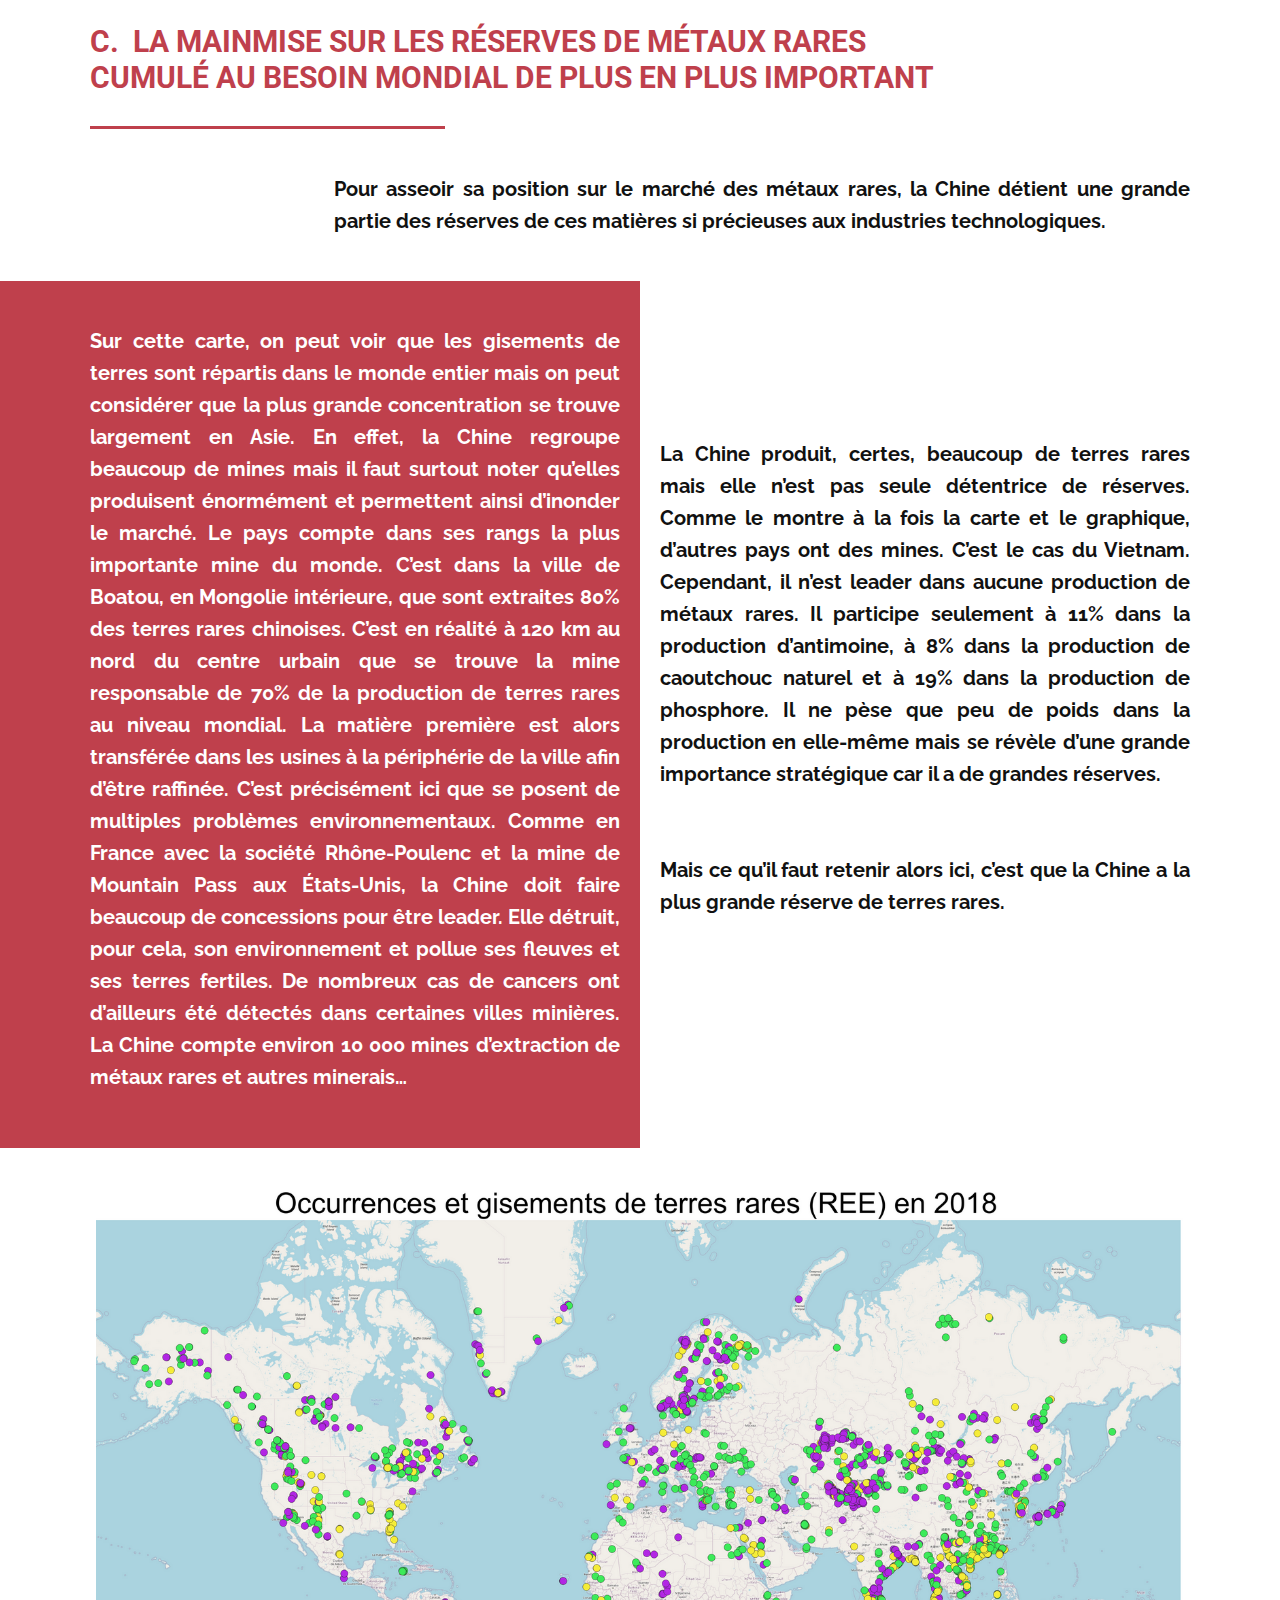
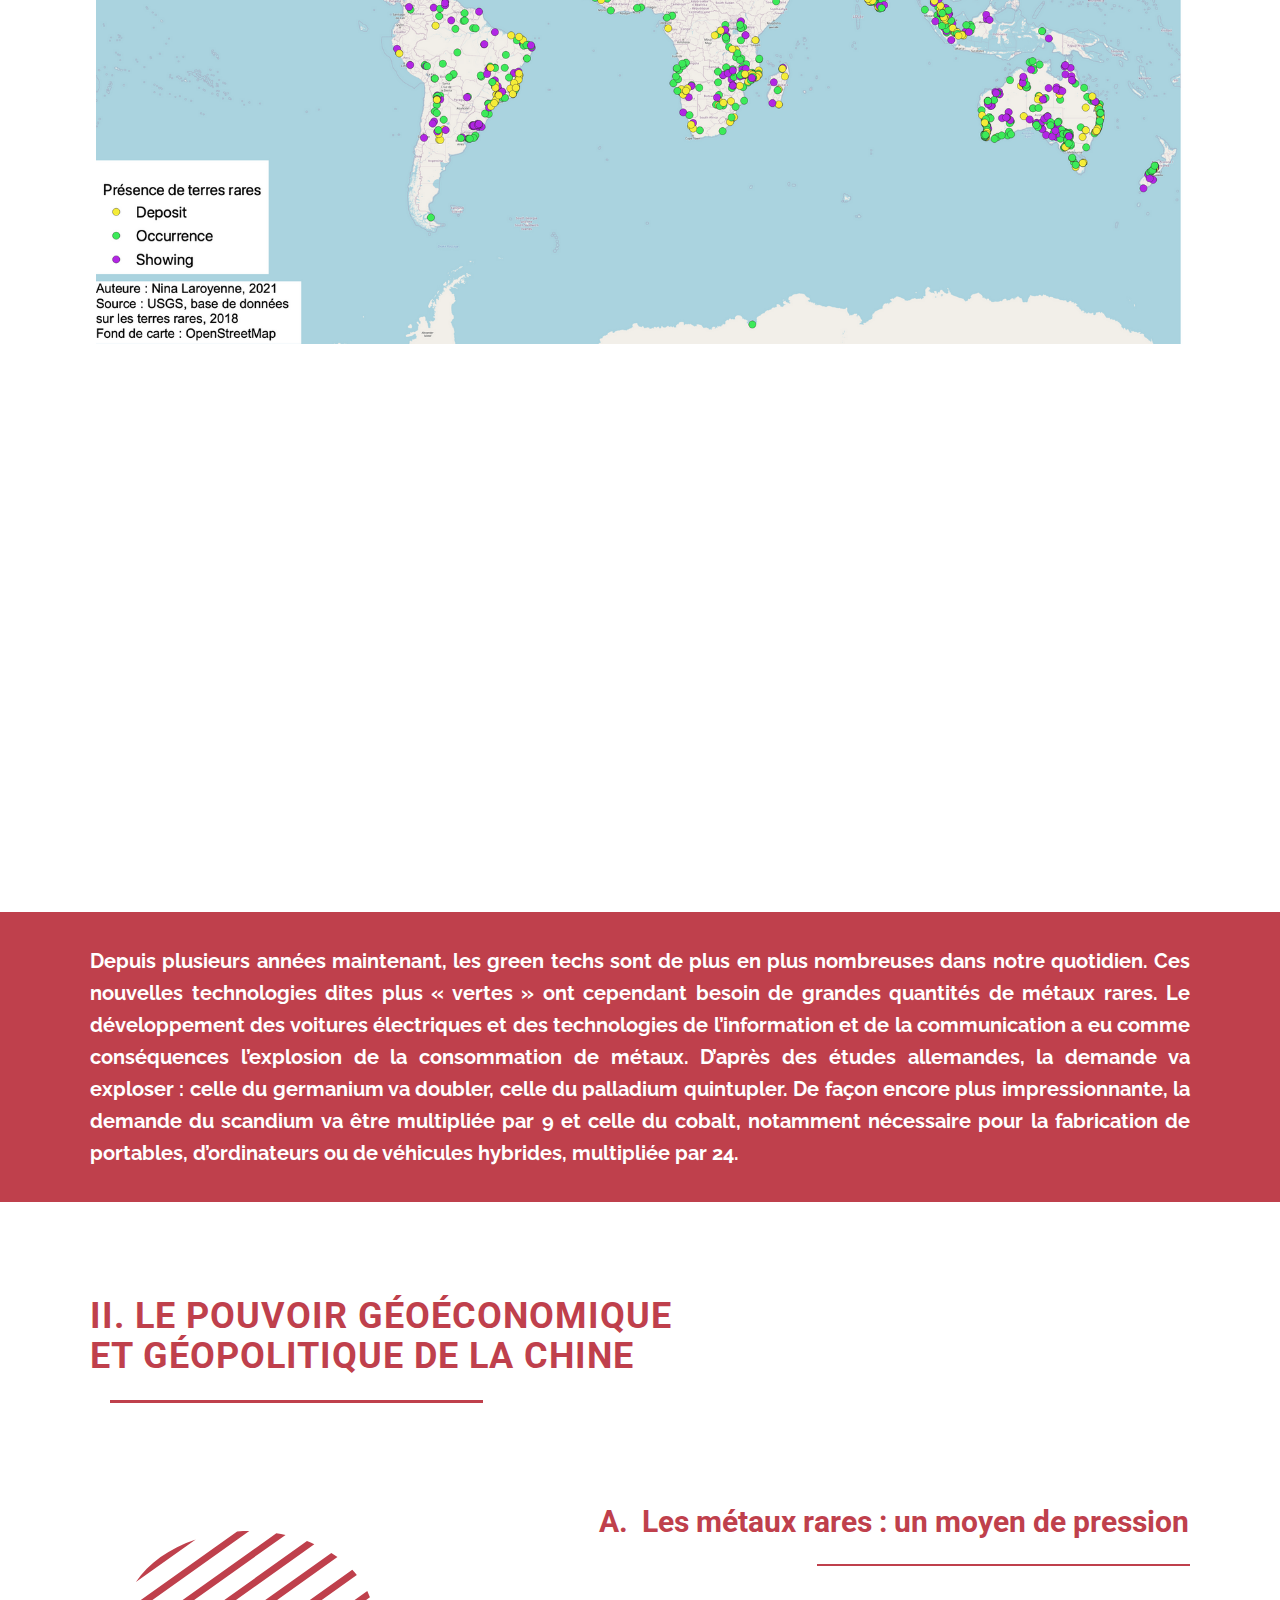
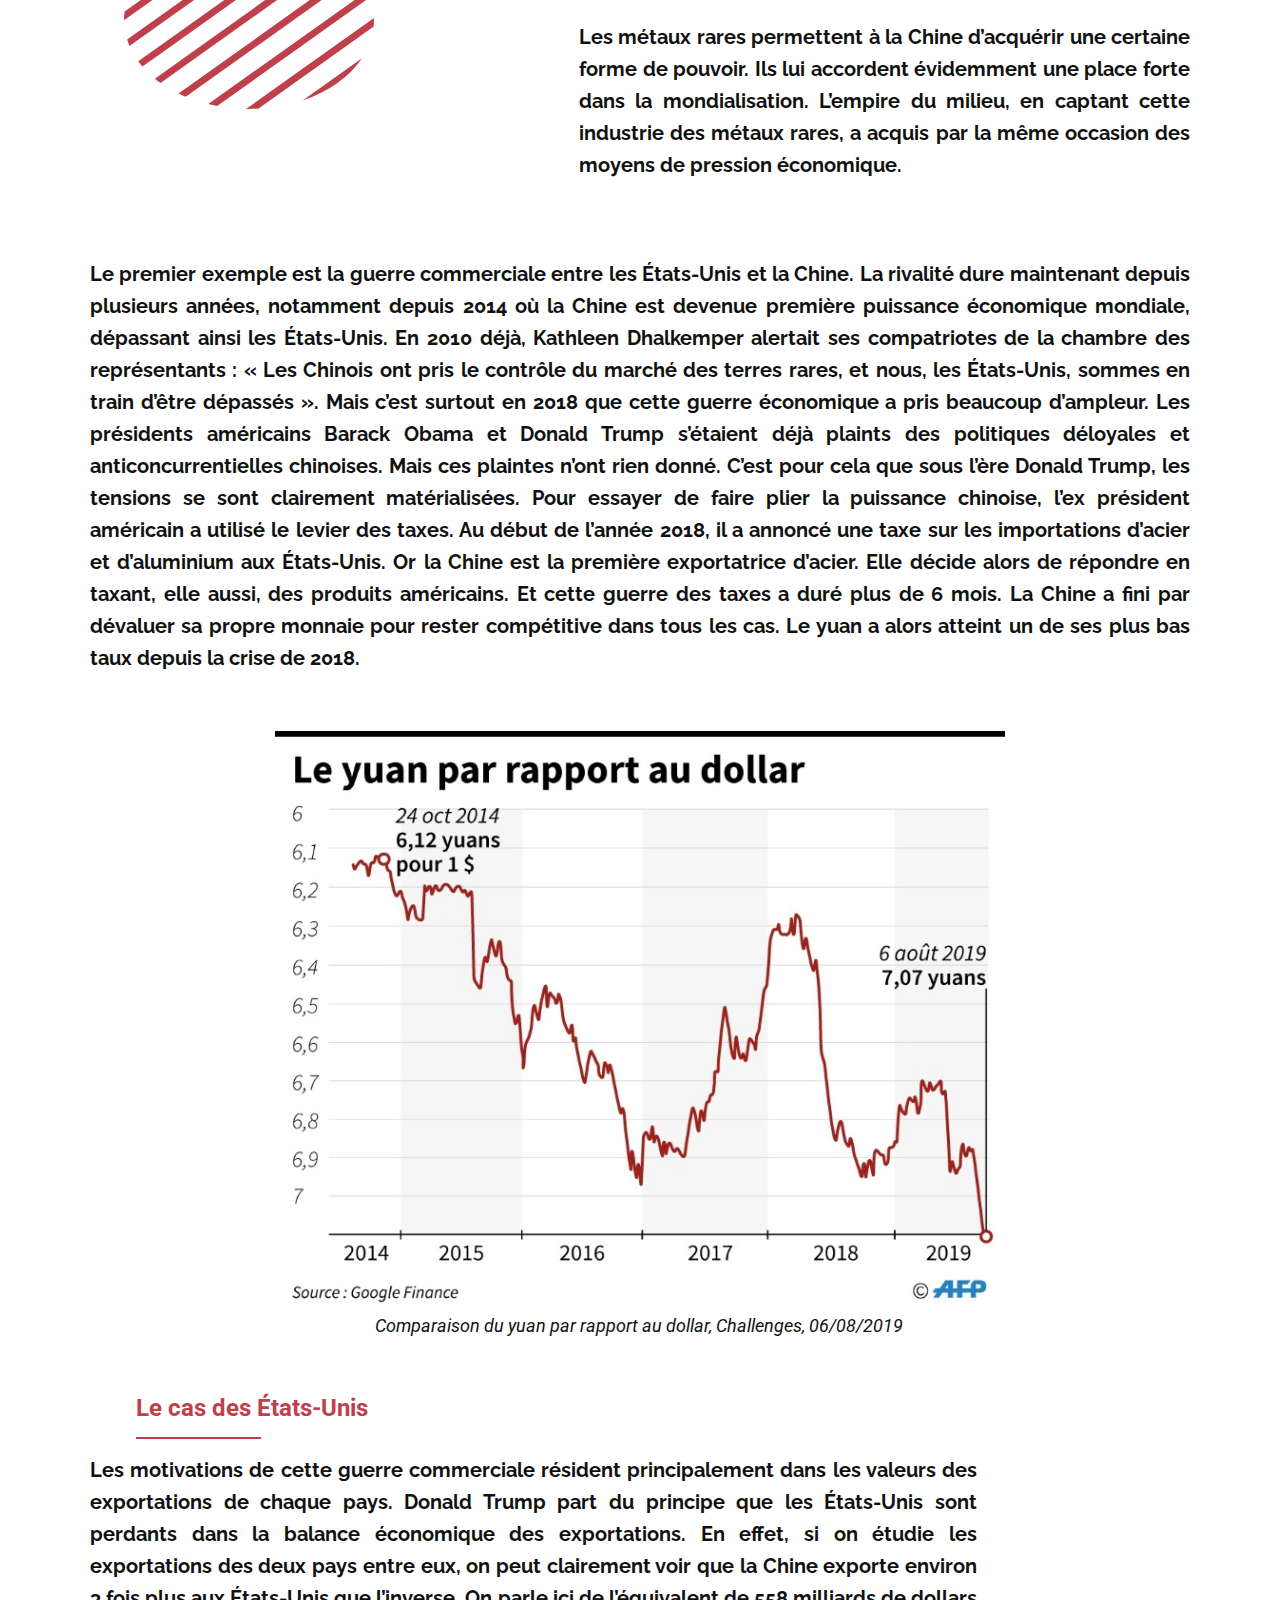
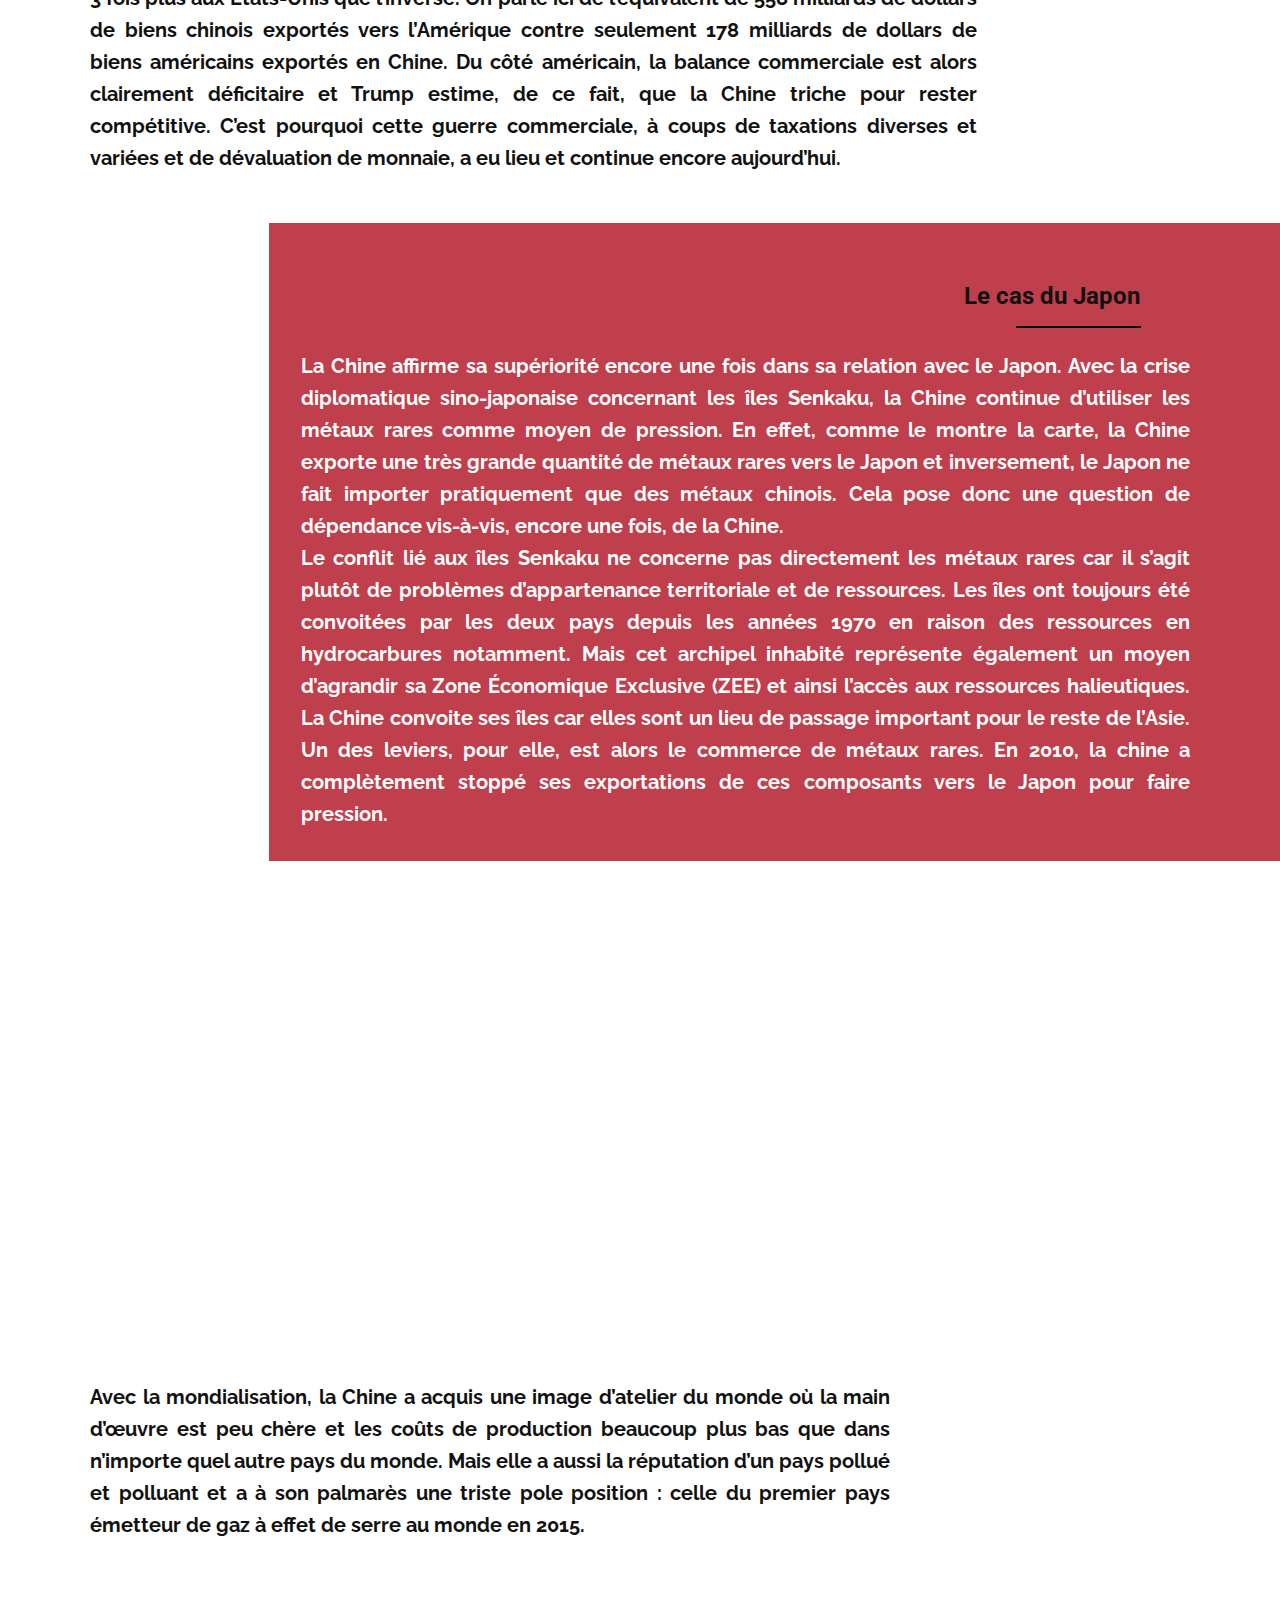
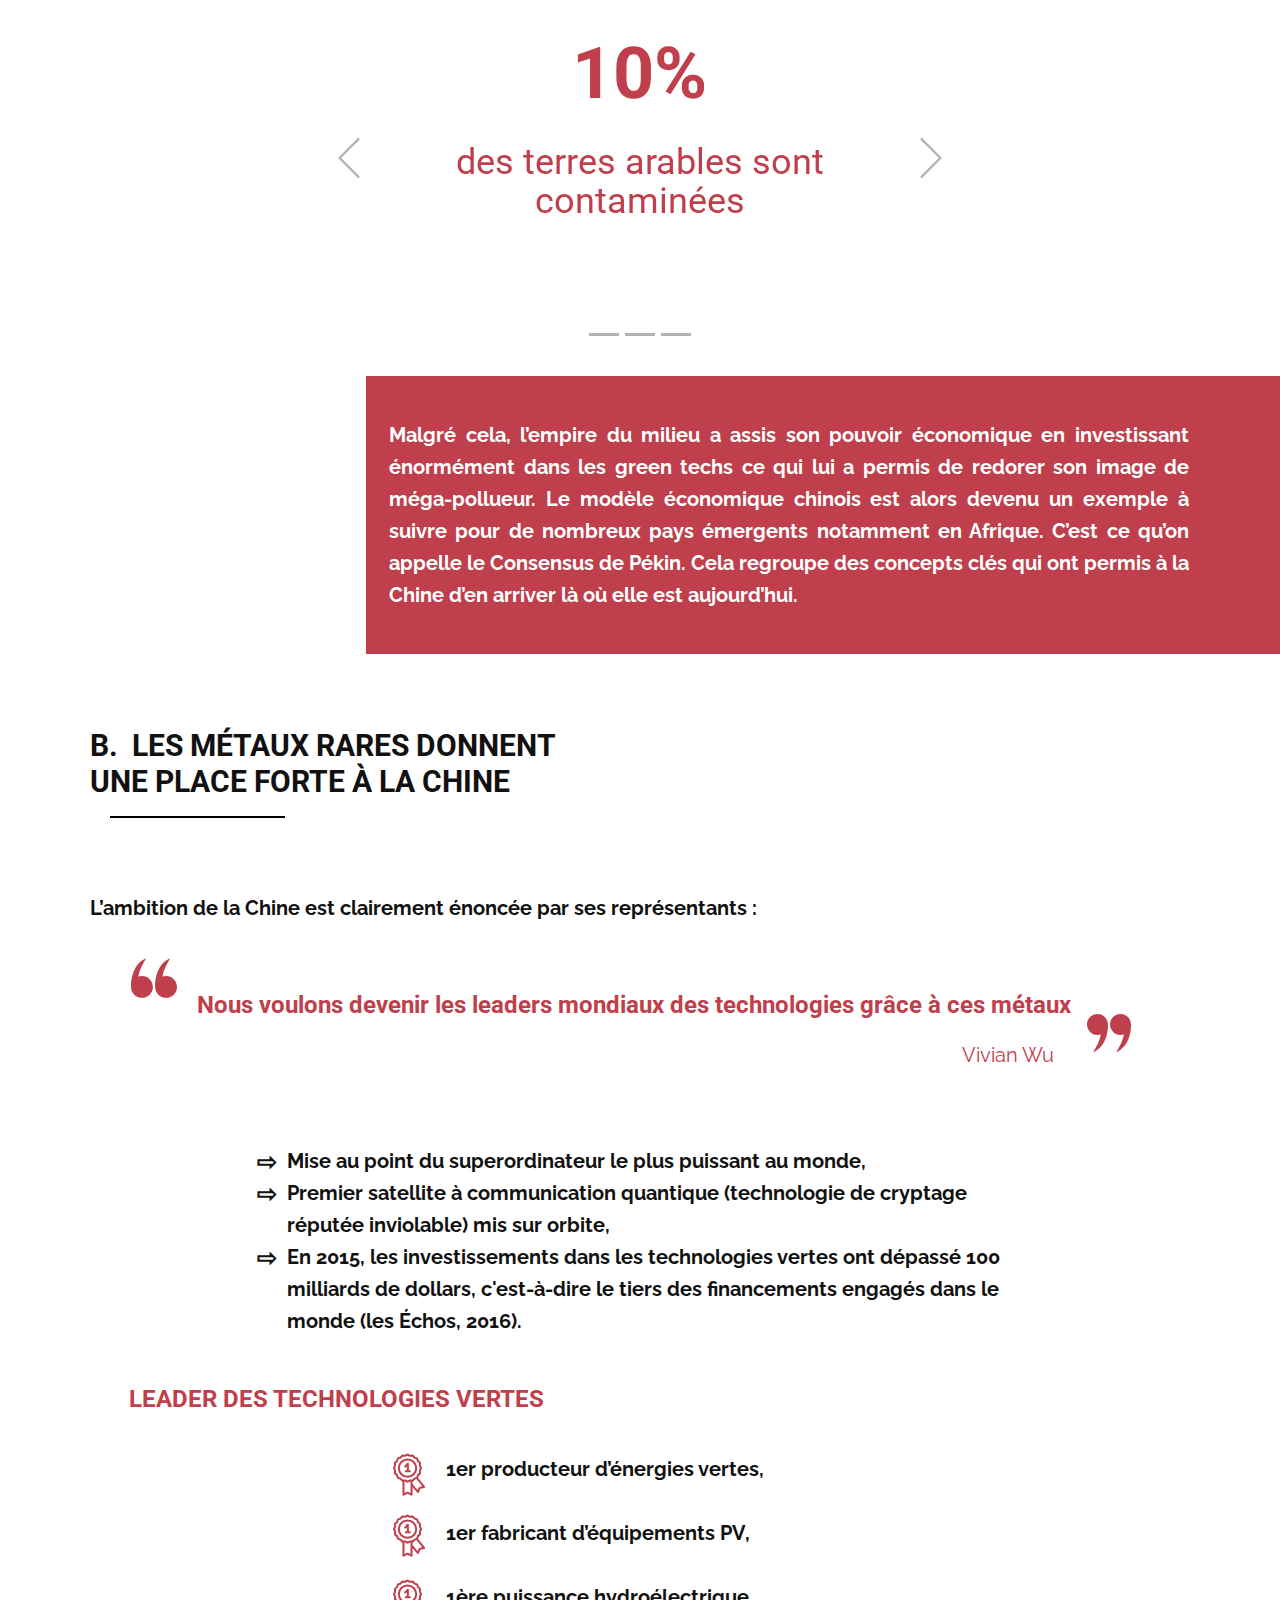
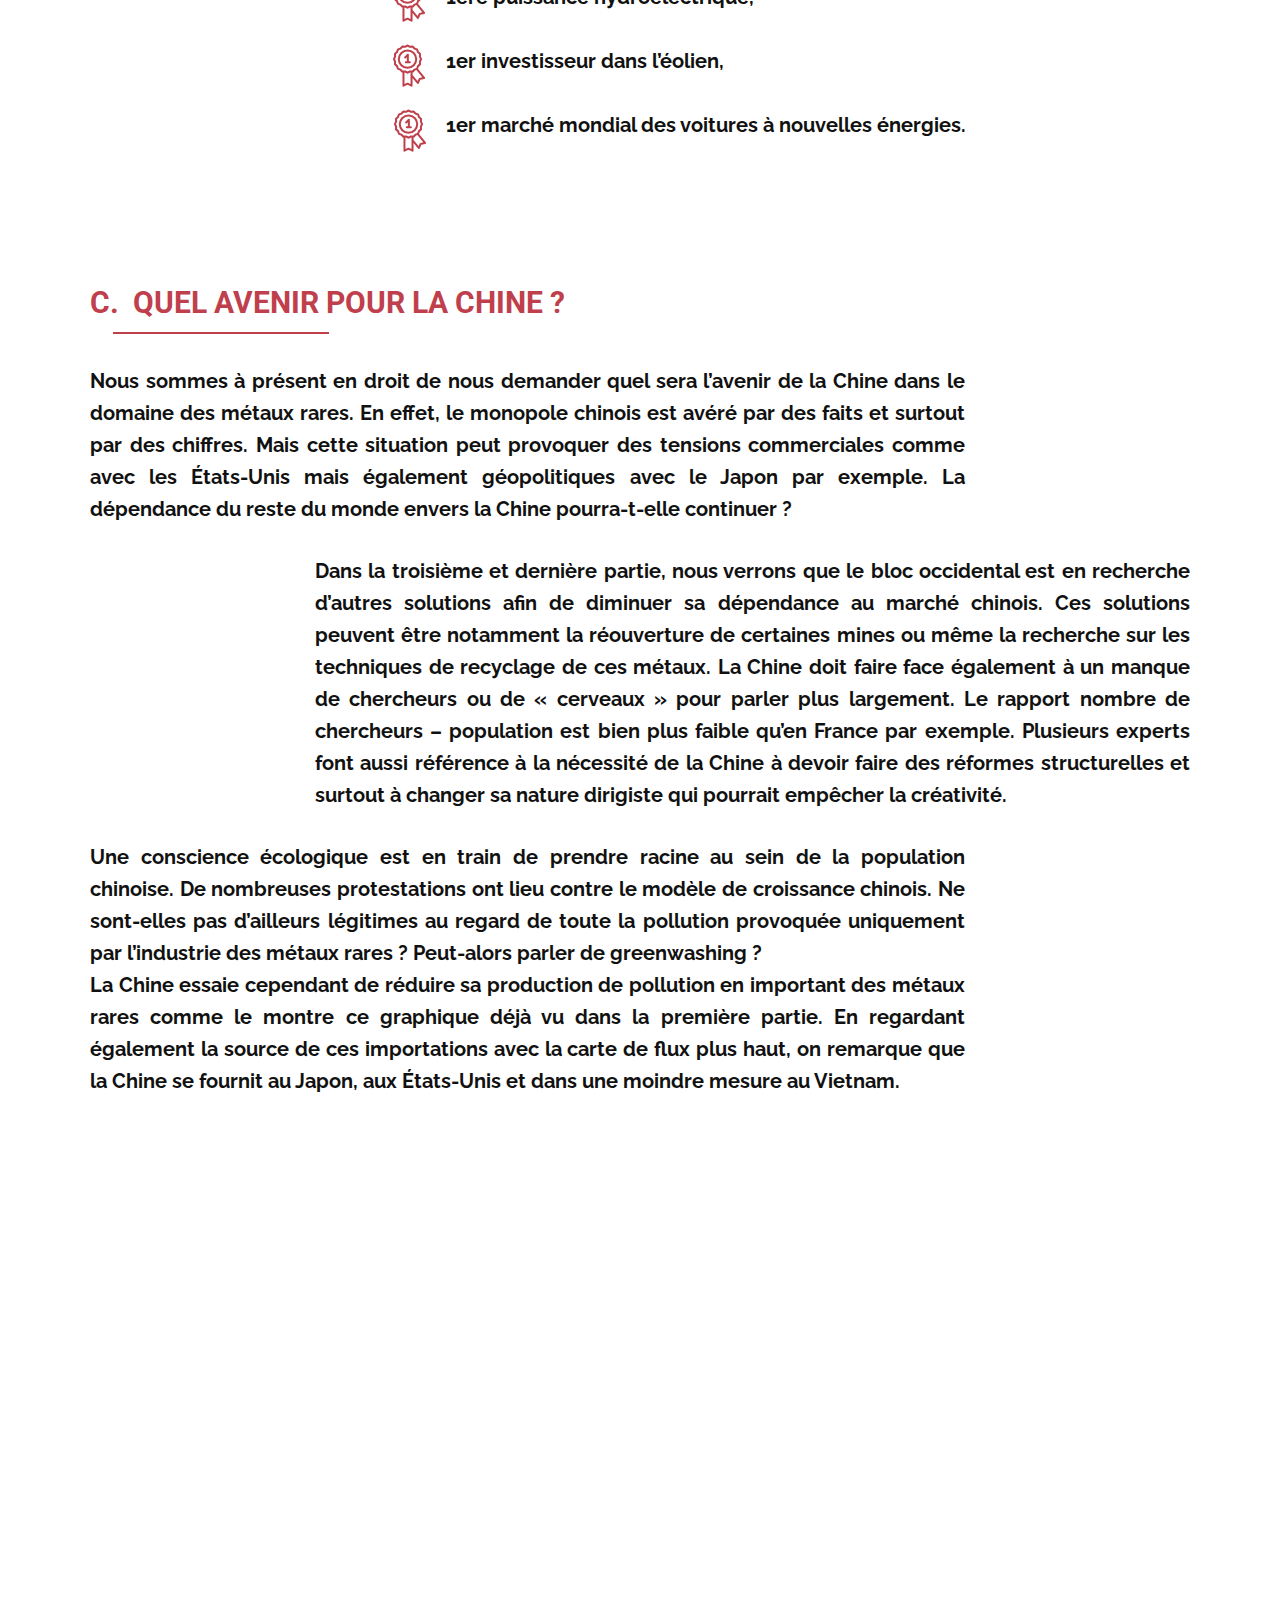
<file: Partie-2.html>
<!DOCTYPE html>
<html style="font-size: 16px;">
  <head>
    <meta name="viewport" content="width=device-width, initial-scale=1.0">
    <meta charset="utf-8">
    <meta name="keywords" content="WorldUniversityRankings, Thousands of top university places still up for grabs, How to Use Your Financial Aid Like a Paycheck, 11 Colleges Where Graduates Pursue Continuing Education, Connect With Mentors Before Fall at U.S. Universities, National Universities, Best News Websites for Students, BBC Two
                        University Challenge, Moving from an international to global agenda">
    <meta name="description" content="">
    <meta name="page_type" content="np-template-header-footer-from-plugin">
    <title>Partie 2</title>
    <link rel="stylesheet" href="nicepage.css" media="screen">
<link rel="stylesheet" href="Partie-2.css" media="screen">
    <script class="u-script" type="text/javascript" src="jquery.js" defer=""></script>
    <script class="u-script" type="text/javascript" src="nicepage.js" defer=""></script>
    <meta name="generator" content="Nicepage 3.15.3, nicepage.com">
    
    
    
    <link id="u-theme-google-font" rel="stylesheet" href="https://fonts.googleapis.com/css?family=Roboto:100,100i,300,300i,400,400i,500,500i,700,700i,900,900i|Open+Sans:300,300i,400,400i,600,600i,700,700i,800,800i">
    <link id="u-page-google-font" rel="stylesheet" href="https://fonts.googleapis.com/css?family=Raleway:100,100i,200,200i,300,300i,400,400i,500,500i,600,600i,700,700i,800,800i,900,900i">
    
    
    
    
    
    
    
    
    
    
    
    
    
    
    
    
    
    
    
    
    
    
    
    
    
    
    <script type="application/ld+json">{
		"@context": "http://schema.org",
		"@type": "Organization",
		"name": "",
		"url": "index.html",
		"logo": "images/avignon_universite_RVB.png"
}</script>
    <meta property="og:title" content="Partie 2">
    <meta property="og:type" content="website">
    <meta name="theme-color" content="#bf404c">
    <link rel="canonical" href="index.html">
    <meta property="og:url" content="index.html">
  </head>
  <body class="u-body"><header class="u-align-center-sm u-align-center-xs u-clearfix u-header u-header" id="sec-1e2e"><div class="u-clearfix u-sheet u-sheet-1">
        <a href="Accueil.html" data-page-id="54986348" class="u-image u-logo u-image-1" data-image-width="591" data-image-height="127" title="Accueil">
          <img src="images/avignon_universite_RVB.png" class="u-logo-image u-logo-image-1" data-image-width="207">
        </a>
        <nav data-position="" class="u-menu u-menu-dropdown u-offcanvas u-menu-1">
          <div class="menu-collapse">
            <a class="u-button-style u-nav-link" href="#">
              <svg><use xmlns:xlink="http://www.w3.org/1999/xlink" xlink:href="#menu-hamburger"></use></svg>
              <svg version="1.1" xmlns="http://www.w3.org/2000/svg" xmlns:xlink="http://www.w3.org/1999/xlink"><defs><symbol id="menu-hamburger" viewBox="0 0 16 16" style="width: 16px; height: 16px;"><rect y="1" width="16" height="2"></rect><rect y="7" width="16" height="2"></rect><rect y="13" width="16" height="2"></rect>
</symbol>
</defs></svg>
            </a>
          </div>
          <div class="u-nav-container">
            <ul class="u-nav u-unstyled"><li class="u-nav-item"><a class="u-button-style u-nav-link" href="Accueil.html">Accueil</a>
</li><li class="u-nav-item"><a class="u-button-style u-nav-link" href="Partie-1.html">Partie 1</a>
</li><li class="u-nav-item"><a class="u-button-style u-nav-link" href="Partie-2.html">Partie 2</a>
</li><li class="u-nav-item"><a class="u-button-style u-nav-link" href="Partie-3.html">Partie 3</a>
</li><li class="u-nav-item"><a class="u-button-style u-nav-link" href="Conclusion.html">Conclusion</a>
</li></ul>
          </div>
          <div class="u-nav-container-collapse">
            <div class="u-black u-container-style u-inner-container-layout u-opacity u-opacity-95 u-sidenav">
              <div class="u-sidenav-overflow">
                <div class="u-menu-close"></div>
                <ul class="u-align-center u-nav u-popupmenu-items u-unstyled u-nav-2"><li class="u-nav-item"><a class="u-button-style u-nav-link" href="Accueil.html">Accueil</a>
</li><li class="u-nav-item"><a class="u-button-style u-nav-link" href="Partie-1.html">Partie 1</a>
</li><li class="u-nav-item"><a class="u-button-style u-nav-link" href="Partie-2.html">Partie 2</a>
</li><li class="u-nav-item"><a class="u-button-style u-nav-link" href="Partie-3.html">Partie 3</a>
</li><li class="u-nav-item"><a class="u-button-style u-nav-link" href="Conclusion.html">Conclusion</a>
</li></ul>
              </div>
            </div>
            <div class="u-black u-menu-overlay u-opacity u-opacity-70"></div>
          </div>
        </nav>
      </div></header> 
    <section class="u-clearfix u-section-1" id="sec-c3a7">
      <div class="u-clearfix u-sheet u-valign-middle u-sheet-1">
        <div class="u-container-style u-expanded-width-md u-expanded-width-sm u-group u-left-0 u-group-1">
          <div class="u-container-layout u-valign-middle-sm u-container-layout-1">
            <h1 class="u-align-left u-text u-text-1">Partie n°2</h1>
            <div class="u-border-3 u-border-grey-dark-1 u-line u-line-horizontal u-line-1"></div>
            <h3 class="u-align-justify u-text u-text-2">Le monopole de la Chine sur l'exploitation et la consommation de métaux rares&nbsp;</h3>
          </div>
        </div>
        <p class="u-align-justify u-custom-font u-font-raleway u-text u-text-3"><b>La Chine est devenue depuis quelques années un pays important dans la mondialisation. De par son rôle essentiel « d’atelier du monde » elle a su se faire une place de choix dans l’économie mondiale.&nbsp;<br>Le marché consacré aux terres rares serait égal à 6,5 milliards de dollars par an, soit 276 fois moins que celui du pétrole. Mais l’importance de ces composants n’en est pas moindre. En effet, il ne faut pas perdre de vue que les métaux rares sont présents dans la quasi-totalité de ce que nous consommons. De ce fait, cette industrie permet des retombées économiques très importantes surtout pour la Chine. Nous nous demandons alors comment la Chine est arrivée au stade de quasi-monopole de ce marché et dans quelle mesure elle assure ce rôle ?&nbsp;</b>
        </p>
      </div>
    </section>
    <section class="u-clearfix u-section-2" id="sec-704c">
      <div class="u-expanded-height u-palette-1-base u-shape u-shape-rectangle u-shape-1"></div>
      <div class="u-shape u-shape-svg u-text-palette-1-base u-shape-2">
        <svg class="u-svg-link" preserveAspectRatio="none" viewBox="0 0 160 160" style=""><use xmlns:xlink="http://www.w3.org/1999/xlink" xlink:href="#svg-b98d"></use></svg>
        <svg class="u-svg-content" viewBox="0 0 160 160" x="0px" y="0px" id="svg-b98d"><path d="M152.7,0c4,0,7.3,3.4,7.3,7.3s-3.2,7.3-7.2,7.3s-7.3-3.3-7.3-7.3S148.7,0,152.7,0z M145.4,31.5c0,4,3.3,7.3,7.3,7.3
	s7.3-3.3,7.3-7.3s-3.3-7.3-7.3-7.3C148.8,24.2,145.4,27.5,145.4,31.5z M121.2,7.3c0,4,3.3,7.3,7.3,7.3s7.3-3.3,7.3-7.3
	S132.5,0,128.5,0S121.2,3.3,121.2,7.3z M97,7.3c0,3.9,3.2,7.3,7.2,7.3s7.3-3.3,7.3-7.3S108.2,0,104.2,0C100.3,0,97,3.4,97,7.3z
	 M72.7,7.3c0,4,3.3,7.3,7.3,7.3s7.3-3.3,7.3-7.3S84,0,80,0C76,0,72.7,3.3,72.7,7.3z M48.5,7.3c0,4,3.3,7.3,7.3,7.3s7.3-3.3,7.3-7.3
	S59.8,0,55.8,0C51.8,0,48.5,3.3,48.5,7.3z M24.2,7.3c0,4,3.3,7.3,7.3,7.3s7.3-3.3,7.3-7.3S35.5,0,31.5,0C27.5,0,24.2,3.3,24.2,7.3z
	 M0,7.3c0,4,3.3,7.3,7.3,7.3s7.3-3.3,7.3-7.3S11.3,0,7.3,0S0,3.3,0,7.3z M121.2,31.5c0,4,3.3,7.3,7.3,7.3s7.3-3.3,7.3-7.3
	s-3.3-7.3-7.3-7.3S121.2,27.5,121.2,31.5z M96.9,31.5c0,4,3.3,7.3,7.3,7.3s7.3-3.3,7.3-7.3s-3.3-7.3-7.3-7.3
	C100.3,24.2,96.9,27.5,96.9,31.5z M72.7,31.5c0,4,3.3,7.3,7.3,7.3s7.3-3.3,7.3-7.3S84,24.2,80,24.2S72.7,27.5,72.7,31.5z M48.5,31.5
	c0,4,3.3,7.3,7.3,7.3s7.3-3.3,7.3-7.3s-3.3-7.3-7.3-7.3S48.5,27.5,48.5,31.5z M24.2,31.5c0,4,3.3,7.3,7.3,7.3s7.3-3.3,7.3-7.3
	s-3.3-7.3-7.3-7.3S24.2,27.5,24.2,31.5z M145.4,55.7c0,4,3.3,7.3,7.3,7.3s7.3-3.2,7.3-7.2s-3.3-7.3-7.3-7.3
	C148.8,48.5,145.4,51.7,145.4,55.7z M121.2,55.8c0,4,3.3,7.3,7.3,7.3s7.3-3.3,7.3-7.3s-3.3-7.3-7.3-7.3S121.2,51.8,121.2,55.8z
	 M96.9,55.8c0,4,3.3,7.3,7.3,7.3s7.3-3.3,7.3-7.3s-3.3-7.3-7.3-7.3C100.3,48.5,96.9,51.8,96.9,55.8z M72.7,55.7c0,4,3.3,7.3,7.3,7.3
	s7.3-3.2,7.3-7.2S84,48.5,80,48.5S72.7,51.7,72.7,55.7z M48.5,55.8c0,4,3.3,7.3,7.3,7.3s7.3-3.3,7.3-7.3s-3.3-7.3-7.3-7.3
	S48.5,51.8,48.5,55.8z M145.4,80c0,4,3.3,7.3,7.3,7.3S160,84,160,80s-3.3-7.3-7.3-7.3C148.8,72.7,145.4,76,145.4,80z M121.2,80
	c0,4,3.3,7.3,7.3,7.3s7.3-3.3,7.3-7.3s-3.3-7.3-7.3-7.3S121.2,76,121.2,80z M97,80c0,4,3.2,7.3,7.2,7.3s7.3-3.3,7.3-7.3
	s-3.3-7.3-7.3-7.3C100.3,72.7,97,76,97,80z M72.7,80c0,4,3.3,7.3,7.3,7.3s7.3-3.3,7.3-7.3S84,72.7,80,72.7S72.7,76,72.7,80z
	 M145.4,104.3c0,4,3.3,7.3,7.3,7.3s7.3-3.3,7.3-7.3s-3.3-7.3-7.3-7.3C148.8,97,145.5,100.3,145.4,104.3z M121.2,104.3
	c0,4,3.3,7.3,7.3,7.3s7.3-3.3,7.3-7.3s-3.3-7.3-7.3-7.3S121.2,100.3,121.2,104.3z M96.9,104.3c0,4,3.3,7.3,7.3,7.3s7.3-3.3,7.3-7.3
	s-3.3-7.3-7.3-7.3C100.3,97,97,100.3,96.9,104.3z M145.4,128.5c0,4,3.3,7.3,7.3,7.3s7.3-3.3,7.3-7.3s-3.3-7.3-7.3-7.3
	C148.8,121.2,145.5,124.5,145.4,128.5z M121.2,128.5c0,4,3.3,7.3,7.3,7.3s7.3-3.3,7.3-7.3s-3.3-7.3-7.3-7.3S121.2,124.5,121.2,128.5
	z M145.4,152.8c0,4,3.3,7.3,7.3,7.3s7.3-3.3,7.3-7.3s-3.3-7.3-7.3-7.3C148.8,145.5,145.5,148.8,145.4,152.8z"></path></svg>
      </div>
      <div class="u-align-left-sm u-container-style u-group u-group-1">
        <div class="u-container-layout u-valign-middle-sm u-valign-middle-xs u-container-layout-1">
          <h2 class="u-text u-text-body-alt-color u-text-1">I.&nbsp; Comment la Chine est-elle arrivée en situation de monopole ?</h2>
          <div class="u-border-2 u-border-white u-line u-line-horizontal u-line-1"></div>
        </div>
      </div>
      <img class="u-image u-image-default u-image-1" src="images/0601318878407-web-tete.webp" alt="" data-image-width="1280" data-image-height="720">
      <h6 class="u-text u-text-2">Mine de Bayan Obo, Nord de la Chine, ren Junchuan, 2010</h6>
      <h3 class="u-text u-text-palette-1-base u-text-3">A.&nbsp; La désindustrialisation des pays développés</h3>
      <div class="u-border-2 u-border-palette-1-base u-line u-line-horizontal u-line-2"></div>
    </section>
    <section class="u-clearfix u-section-3" id="sec-b95e">
      <div class="u-clearfix u-sheet u-valign-middle u-sheet-1">
        <p class="u-align-justify u-custom-font u-font-raleway u-text u-text-1"><b>La Chine a su profiter d’opportunités historiques et économiques pour se frayer un chemin sur le marché des métaux rares. La première, et celle sans laquelle la Chine n’aurait pas pu avoir la place qu’elle occupe aujourd’hui, est la désindustrialisation des pays occidentaux dans ce domaine.&nbsp;</b>
        </p>
        <p class="u-align-justify u-custom-font u-font-raleway u-text u-text-2"><b>En effet, plusieurs pays avaient des mines et les exploitaient afin d’extraire ces fameux métaux. C’est notamment le cas de la France et des États-Unis avec respectivement l’entreprise Rhône-Poulenc et la mine de Mountain Pass. Il est, ici, important de faire un point historique et d’expliquer en quoi ces deux industries ont été capitales dans la montée en puissance chinoise.&nbsp;</b>
        </p>
      </div>
    </section>
    <section class="u-clearfix u-valign-middle u-section-4" id="sec-fd37">
      <div class="u-palette-1-base u-shape u-shape-rectangle u-shape-1"></div>
      <div class="u-border-2 u-border-black u-line u-line-horizontal u-line-1"></div>
      <h4 class="u-align-justify u-text u-text-palette-1-base u-text-1">Rhône-Poulenc</h4>
      <h4 class="u-text u-text-black u-text-2">Mountain Pass</h4>
      <div class="u-border-2 u-border-palette-1-base u-line u-line-horizontal u-line-2"></div>
      <p class="u-align-justify u-custom-font u-font-raleway u-text u-text-3"><b>La société Rhône-Poulenc était leader de l’industrie chimique et pharmaceutique française dans les années 1960. Elle possédait environ 60 usines sur le territoire et étaient donc source de nombreux emplois. Dans les années 1980, l’entreprise purifiait 8 à 10 mille tonnes de terres rares par an, ce qui représentait environ 50% du marché mondial. Cependant, ces activités de purification nécessitaient de multiples traitements chimiques afin de libérer les métaux rares de matières superflues souvent radioactives. Les dépôts d’uranium avaient beau être revendus à EDF, la société a été accusée à de nombreuses reprises de rejeter dans la mer des produits extrêmement polluants et radioactifs. En 1994, il est alors décidé de ne plus traiter les matières radioactives et de sous-traiter. La société a donc demandé aux Norvégiens puis aux Indiens mais cela revenait trop cher. Le seul État capable de faire cette tâche très polluante et à moindre coût à l’époque était la Chine. Par pression médiatique notamment, le groupe a alors cédé la place importante qu’il avait sur le marché à l’empire du milieu.&nbsp;</b>
      </p>
      <p class="u-align-justify u-custom-font u-font-raleway u-text u-text-body-alt-color u-text-4"><b>Le cas américain est quasi similaire au cas français mais il ne réside pas dans le traitement des métaux rares mais plutôt dans leur extraction. La mine est située au Sud-Est de l’État de Californie, proche du désert de Mojave et à une heure à peine de Las Vegas. De 1965 à 1995, la mine de Mountain Pass a été le principal fournisseur mondial. Mais suite à de nombreuses tempêtes de sable pollué et des problèmes de nappes phréatiques contaminées, des décisions de justice ont accablé Molycorp, alors propriétaire de la mine. Cette dernière cessera toute activité en 2002. Elle n’a pas pu résister au dumping économique et environnemental chinois qui proposait, de ce fait, des prix imbattables.&nbsp;</b>
      </p>
      <p class="u-align-justify u-custom-font u-font-raleway u-text u-text-body-alt-color u-text-5"><b>Les pays occidentaux ont ainsi perdu progressivement des parts de marché ainsi que leur autonomie technologique. La Chine s’est alors emparée de ce marché lucratif.&nbsp;</b>
      </p>
    </section>
    <section class="u-clearfix u-palette-1-base u-section-5" id="sec-1d42">
      <div class="u-clearfix u-sheet u-sheet-1">
        <p class="u-align-justify u-custom-font u-font-raleway u-text u-text-1"><b>Cette désindustrialisation a fait devenir les pays occidentaux dépendants des pays producteurs. La nouvelle stratégie économique est donc de ne plus avoir le fardeau environnemental d’une industrie polluante sur le territoire. La pollution est en quelque sorte délocalisée. Cela est alors bénéfique pour les deux parties. Les pays développés peuvent affirmer qu’ils ne polluent plus et qu’ils n’ont qu’à lier un simple partenariat économique avec la Chine pour avoir accès aux ressources dont ils ont besoin. Et le Chine se retrouve ainsi en position dominante sur le marché économique, bien que l’industrie des métaux rares soit une vraie plaie en termes écologique. Mais cela n’est qu’un détail.&nbsp;</b>
        </p>
        <p class="u-align-justify u-custom-font u-font-raleway u-text u-text-2"><b>L’occident se retrouve alors affaibli. Pour preuve, sur le seul marché des oxydes de terres rares, qui sont les poudres raffinées par l’entreprise Rhône-Poulenc, entre 1965 et aujourd’hui, une production équivalente à 4 milliards de dollars a été transférée en Chine. Si on parle maintenant de la production des aimants, qui nécessite beaucoup de terres rares, on parlerait de plus de 40 milliards de dollars perdus selon une étude allemande. Aux États-Unis, les trois quarts des producteurs d’aimants ont disparu.&nbsp; </b>
        </p>
        <div class="u-border-3 u-border-white u-shape u-shape-svg u-text-white u-shape-1">
          <svg class="u-svg-link" preserveAspectRatio="none" viewBox="0 0 160 160" style=""><use xmlns:xlink="http://www.w3.org/1999/xlink" xlink:href="#svg-0d39"></use></svg>
          <svg class="u-svg-content" viewBox="-1.5 -1.5 163 163" x="0px" y="0px" id="svg-0d39"><path d="M114.3,152.3l38-38C144.4,130.9,130.9,144.4,114.3,152.3z M117.1,9.1l-108,108c0.8,1.6,1.7,3.2,2.7,4.8l110-110
	C120.3,10.9,118.7,10,117.1,9.1z M97.5,2L2,97.5c0.4,2,1,4,1.5,5.9l99.9-99.9C101.5,2.9,99.5,2.4,97.5,2z M80,160c2,0,4-0.1,5.9-0.2
	l73.9-73.9c0.1-2,0.2-3.9,0.2-5.9c0-0.6,0-1.2,0-1.9L78.1,160C78.8,160,79.4,160,80,160z M34.9,146.1c1.5,1,3,2,4.6,2.9L149,39.5
	c-0.9-1.6-1.9-3.1-2.9-4.6L34.9,146.1z M132.7,19.8L19.8,132.7c1.2,1.3,2.3,2.6,3.6,3.9L136.6,23.4C135.3,22.2,134,21,132.7,19.8z
	 M59.6,157.4l97.8-97.8c-0.5-1.9-1.1-3.8-1.7-5.7L53.9,155.6C55.8,156.3,57.7,156.9,59.6,157.4z M7.6,45.9L45.9,7.6
	C29.1,15.5,15.5,29.1,7.6,45.9z M80,0c-2.6,0-5.1,0.1-7.6,0.4l-72,72C0.1,74.9,0,77.4,0,80c0,0.1,0,0.2,0,0.2L80.2,0
	C80.2,0,80.1,0,80,0z"></path></svg>
        </div>
      </div>
    </section>
    <section class="u-clearfix u-section-6" id="sec-bf70">
      <h3 class="u-text u-text-1"> B.&nbsp; Le modèle politique, économique et culturel chinois</h3>
      <div class="u-border-2 u-border-black u-line u-line-horizontal u-line-1"></div>
      <p class="u-align-justify u-custom-font u-font-raleway u-text u-text-2"><b>Le modèle politique et économique chinois est réputé pour sa dureté et ses résultats plus que satisfaisants. À l’origine de cette croissance économique remarquable, il y a le président chinois Deng Xiaoping. Il a joué un rôle capital dans la montée en puissance de la Chine. En effet, après la mort de Mao Zedong en 1976, il y a eu une complète rupture entre les deux régimes. Les ambitions agricoles de Mao ne correspondaient pas à la vision de Xiaoping qui pensait que la force de production devait résider dans les sciences. Aujourd’hui c’est d’ailleurs ce qui fait la réputation de la Chine, devenue atelier du monde notamment sur le plan technologique.</b>
      </p>
      <div class="u-container-style u-group u-palette-1-base u-shape-rectangle u-group-1">
        <div class="u-container-layout u-container-layout-1">
          <h2 class="u-align-center u-text u-text-3">1949 - 1976&nbsp;</h2>
          <p class="u-align-center u-custom-font u-font-raleway u-text u-text-4">ÈRE MAO ZEDONG</p>
          <div class="u-border-2 u-border-white u-line u-line-horizontal u-line-2"></div>
          <h2 class="u-align-center u-text u-text-5">1978 - 1992&nbsp;</h2>
          <p class="u-align-center u-custom-font u-font-raleway u-text u-text-6">ÈRE DENG XIAOPING</p>
        </div>
      </div>
    </section>
    <section class="u-clearfix u-section-7" id="sec-840e">
      <div class="u-clearfix u-sheet u-valign-middle u-sheet-1">
        <p class="u-align-justify u-custom-font u-font-raleway u-text u-text-1"><b>Au niveau économique, la Chine est connue pour ses prix compétitifs tout au long de la production. La main d’œuvre est bon marché car la partie extraction et raffinage des métaux rares ne nécessitent pas de haut niveau de formation et donc de haut niveau de salaires. De plus, les mines se situent souvent dans les régions intérieures chinoises et sont, la plupart du temps, seules sources de revenus pour les habitants locaux. On peut noter également que le coût du capital est assez faible car il y a une politique de dévaluation du yuan. Du fait de la croissance des taxes douanières américaines sur les produits chinois, le gouvernement a décidé de dévaluer sa monnaie pour essayer d’atténuer ces effets. Cette politique est assez dangereuse car cela peut provoquer par exemple la fuite des investisseurs étrangers ne voulant pas s’installer dans un marché instable. La taille du marché chinois est aussi un argument important quand on parle de compétitivité. Cela permet, en l’occurrence, de faire d’importantes économies d’échelles.&nbsp;</b>
        </p>
        <p class="u-align-justify u-custom-font u-font-raleway u-text u-text-2"><b>La Chine a su mettre en avant ces trois avantages économiques pour attirer des entreprises étrangères et notamment faire des partenariats. Ces dernières délocalisent leurs outils de production pour profiter de la main-d’œuvre moins chère par exemple. En échange des avantages cités plus haut, les entreprises qui s’installent partagent leur savoir-faire et donc leurs brevets. Cela se nomme les <span style="font-style: italic;">joint ventures</span> pour co-entreprises en français. Le gouvernement appelle cela de l’« innovation indigène » et a même expliqué le principe dans un document de politique industrielle officiel. Le principe est donc simple : il s’agit d’ajustements ou de modifications infimes de technologies déjà importées. Pour certains, cette technique est qualifiée de vol. Cette « innovation indigène » s’applique évidemment à l’industrie liée aux métaux rares. Plusieurs sociétés spécialisées dans les aimants de terres rares ont été la cible de ces agissements.&nbsp;</b>
        </p>
        <img class="u-image u-image-default u-image-1" src="images/Les-terres-rares-le-precieux-atout-de-la-Chine.jpg" alt="" data-image-width="1000" data-image-height="640">
        <h6 class="u-align-justify u-text u-text-3">Une mine de la province du Jiangxi, en Chine. Reuters</h6>
        <div class="u-shape u-shape-svg u-text-palette-1-base u-shape-1">
          <svg class="u-svg-link" preserveAspectRatio="none" viewBox="0 0 160 50" style=""><use xmlns:xlink="http://www.w3.org/1999/xlink" xlink:href="#svg-b826"></use></svg>
          <svg class="u-svg-content" viewBox="0 0 160 50" x="0px" y="0px" id="svg-b826" style="enable-background:new 0 0 160 50;"><path d="M133,26.7c-13.9,9.7-25.8,9.7-39.8,0c-9.1-6.3-16.8-6.3-25.9,0c-13.8,9.6-25.1,9.6-38.9,0c-9.2-6.4-15.4-6.4-24.6,0L0,22
	c11.2-7.8,20.6-8.1,32.2,0c11,7.6,19,8.5,31.3,0c11.6-8.1,22.4-7.7,33.5,0c11.4,8,20.3,8.3,32.2,0c11.6-8.1,19.2-8.1,30.8,0
	l-3.8,4.7C146.9,20.2,142.3,20.2,133,26.7z M133,10.8c-13.9,9.7-25.8,9.7-39.8,0c-9.1-6.3-16.8-6.3-25.9,0
	c-13.8,9.6-25.1,9.6-38.9,0c-9.2-6.4-15.4-6.4-24.6,0L0,6.1c11.2-7.8,20.6-8.1,32.2,0c11,7.6,19,8.5,31.3,0C75.1-2,85.9-1.6,97,6.1
	c11.4,8,20.3,8.3,32.2,0C140.8-2,148.4-2,160,6.1l-3.8,4.7C146.9,4.3,142.3,4.3,133,10.8z M32.2,38c11,7.6,19,8.5,31.3,0
	c11.6-8.1,22.4-7.7,33.5,0c11.4,8,20.3,8.3,32.2,0c11.6-8.1,19.2-8.1,30.8,0l-3.8,4.7c-9.3-6.5-13.9-6.5-23.3,0
	c-13.9,9.7-25.8,9.7-39.8,0c-9.1-6.3-16.8-6.3-25.9,0c-13.8,9.6-25.1,9.6-38.9,0c-9.2-6.4-15.4-6.4-24.6,0L0,38
	C11.2,30.2,20.6,29.9,32.2,38z"></path></svg>
        </div>
      </div>
    </section>
    <section class="u-clearfix u-section-8" id="sec-6afe">
      <div class="u-clearfix u-sheet u-sheet-1">
        <div class="u-container-style u-group u-palette-1-base u-shape-rectangle u-group-1">
          <div class="u-container-layout u-container-layout-1">
            <p class="u-custom-font u-font-raleway u-text u-text-default u-text-1"><b>Voici d’ailleurs, la preuve en chiffre :</b>
            </p>
            <p class="u-align-justify u-custom-font u-font-raleway u-text u-text-2"><b>La Chine a multiplié ses demandes de brevets par 55 entre 2000 et 2018 et a, dans le même temps, dépassé ses concurrents directs : les États-Unis et le Japon.&nbsp;</b>
            </p>
          </div>
        </div>
        <div class="u-clearfix u-custom-html u-custom-html-1">
          <div class="tableauPlaceholder" id="viz1621607354212" style="position: relative">
            <noscript>&amp;amp;amp;amp;amp;amp;amp;amp;amp;amp;amp;amp;amp;amp;amp;amp;amp;amp;amp;amp;amp;amp;amp;amp;lt;a href='#'&amp;amp;amp;amp;amp;amp;amp;amp;amp;amp;amp;amp;amp;amp;amp;amp;amp;amp;amp;amp;amp;amp;amp;amp;gt;&amp;amp;amp;amp;amp;amp;amp;amp;amp;amp;amp;amp;amp;amp;amp;amp;amp;amp;amp;amp;amp;amp;amp;amp;lt;img alt='Tableau de bord 1 ' src='https:&amp;amp;amp;amp;amp;amp;amp;amp;amp;amp;amp;amp;amp;amp;amp;amp;amp;amp;amp;amp;amp;amp;amp;amp;amp;#47;&amp;amp;amp;amp;amp;amp;amp;amp;amp;amp;amp;amp;amp;amp;amp;amp;amp;amp;amp;amp;amp;amp;amp;amp;amp;#47;public.tableau.com&amp;amp;amp;amp;amp;amp;amp;amp;amp;amp;amp;amp;amp;amp;amp;amp;amp;amp;amp;amp;amp;amp;amp;amp;amp;#47;static&amp;amp;amp;amp;amp;amp;amp;amp;amp;amp;amp;amp;amp;amp;amp;amp;amp;amp;amp;amp;amp;amp;amp;amp;amp;#47;images&amp;amp;amp;amp;amp;amp;amp;amp;amp;amp;amp;amp;amp;amp;amp;amp;amp;amp;amp;amp;amp;amp;amp;amp;amp;#47;br&amp;amp;amp;amp;amp;amp;amp;amp;amp;amp;amp;amp;amp;amp;amp;amp;amp;amp;amp;amp;amp;amp;amp;amp;amp;#47;brevets&amp;amp;amp;amp;amp;amp;amp;amp;amp;amp;amp;amp;amp;amp;amp;amp;amp;amp;amp;amp;amp;amp;amp;amp;amp;#47;Tableaudebord1&amp;amp;amp;amp;amp;amp;amp;amp;amp;amp;amp;amp;amp;amp;amp;amp;amp;amp;amp;amp;amp;amp;amp;amp;amp;#47;1_rss.png' style='border: none' /&amp;amp;amp;amp;amp;amp;amp;amp;amp;amp;amp;amp;amp;amp;amp;amp;amp;amp;amp;amp;amp;amp;amp;amp;gt;&amp;amp;amp;amp;amp;amp;amp;amp;amp;amp;amp;amp;amp;amp;amp;amp;amp;amp;amp;amp;amp;amp;amp;amp;lt;/a&amp;amp;amp;amp;amp;amp;amp;amp;amp;amp;amp;amp;amp;amp;amp;amp;amp;amp;amp;amp;amp;amp;amp;amp;gt;</noscript>
            <object class="tableauViz" style="display:none;">
              <param name="host_url" value="https%3A%2F%2Fpublic.tableau.com%2F">
              <param name="embed_code_version" value="3">
              <param name="site_root" value="">
              <param name="name" value="brevets/Tableaudebord1">
              <param name="tabs" value="no">
              <param name="toolbar" value="yes">
              <param name="static_image" value="https://public.tableau.com/static/images/br/brevets/Tableaudebord1/1.png">
              <param name="animate_transition" value="yes">
              <param name="display_static_image" value="yes">
              <param name="display_spinner" value="yes">
              <param name="display_overlay" value="yes">
              <param name="display_count" value="yes">
              <param name="language" value="fr">
            </object>
          </div>
          <script type="text/javascript"> var divElement = document.getElementById('viz1621607354212');                    var vizElement = divElement.getElementsByTagName('object')[0];                    if ( divElement.offsetWidth > 800 ) { vizElement.style.width='1200px';vizElement.style.height='627px';} else if ( divElement.offsetWidth > 500 ) { vizElement.style.width='1200px';vizElement.style.height='627px';} else { vizElement.style.width='100%';vizElement.style.height='727px';}                     var scriptElement = document.createElement('script');                    scriptElement.src = 'https://public.tableau.com/javascripts/api/viz_v1.js';                    vizElement.parentNode.insertBefore(scriptElement, vizElement); </script>
        </div>
      </div>
    </section>
    <section class="u-clearfix u-palette-1-base u-section-9" id="sec-d3f0">
      <div class="u-clearfix u-sheet u-valign-middle u-sheet-1">
        <p class="u-align-justify u-custom-font u-font-raleway u-text u-text-1"><b>De nombreux programmes politiques et économiques ont permis à la Chine d’avoir une place de choix dans la mondialisation. Dans les années 1980, le choix a été fait de miser un peu plus sur la recherche que sur la production en elle-même. Un vaste programme de recherche dans les hautes technologies a été lancé en 1986 et il est nommé le « programme 863 ». Il a pour but de développer et d’augmenter le niveau de la Chine dans sept domaines dont notamment la biologie, les technologies de l’information et de la communication, l’énergie et les matériaux. C’est avec ce programme que l’industrie s’est beaucoup développée. Plus récemment, un nouveau plan nommé symboliquement « Made in China 2025 » a permis de créer des dizaines de laboratoires et centres d’innovation industriels. Ces deux plans majeurs ont été possibles car les financements alloués ont été considérables : 400 milliards de dollars en 2016. C’est certes moins que les États-Unis mais plus que l’Europe ! De plus, le système des plans quinquennaux permet de définir des caps et objectifs à atteindre.&nbsp;</b>
        </p>
      </div>
    </section>
    <section class="u-clearfix u-section-10" id="sec-cf2b">
      <div class="u-clearfix u-sheet u-valign-middle u-sheet-1">
        <p class="u-align-justify u-custom-font u-font-raleway u-text u-text-1"><b>La Chine vise donc une autosuffisance technologique depuis presque 40 ans, en somme depuis que Deng Xiaoping est au pouvoir. Cette volonté est clairement affirmée par des plans politiques et économiques avec d’importants budgets. De plus, la Chine attire les industries étrangères à la recherche de coûts de production faibles et c’est de là qu’elle tire sa richesse.&nbsp;</b>
        </p>
      </div>
    </section>
    <section class="u-clearfix u-section-11" id="sec-9996">
      <div class="u-clearfix u-sheet u-sheet-1">
        <h3 class="u-text u-text-palette-1-base u-text-1">C.&nbsp; La mainmise sur les réserves de métaux rares cumulé au besoin mondial de plus en plus important</h3>
        <div class="u-border-3 u-border-palette-1-base u-line u-line-horizontal u-line-1"></div>
        <p class="u-align-justify u-custom-font u-font-raleway u-text u-text-2"><b>Pour asseoir sa position sur le marché des métaux rares, la Chine détient une grande partie des réserves de ces matières si précieuses aux industries technologiques.</b>
        </p>
      </div>
    </section>
    <section class="u-clearfix u-section-12" id="sec-c8d5">
      <div class="u-expanded-height u-palette-1-base u-shape u-shape-rectangle u-shape-1"></div>
      <p class="u-align-justify u-custom-font u-font-raleway u-text u-text-body-alt-color u-text-1"><b>Sur cette carte, on peut voir que les gisements de terres sont répartis dans le monde entier mais on peut considérer que la plus grande concentration se trouve largement en Asie. En effet, la Chine regroupe beaucoup de mines mais il faut surtout noter qu’elles produisent énormément et permettent ainsi d’inonder le marché. Le pays compte dans ses rangs la plus importante mine du monde. C’est dans la ville de Boatou, en Mongolie intérieure, que sont extraites 80% des terres rares chinoises. C’est en réalité à 120 km au nord du centre urbain que se trouve la mine responsable de 70% de la production de terres rares au niveau mondial. La matière première est alors transférée dans les usines à la périphérie de la ville afin d’être raffinée. C’est précisément ici que se posent de multiples problèmes environnementaux. Comme en France avec la société Rhône-Poulenc et la mine de Mountain Pass aux États-Unis, la Chine doit faire beaucoup de concessions pour être leader. Elle détruit, pour cela, son environnement et pollue ses fleuves et ses terres fertiles. De nombreux cas de cancers ont d’ailleurs été détectés dans certaines villes minières. La Chine compte environ 10 000 mines d’extraction de métaux rares et autres minerais…&nbsp;</b>
      </p>
      <p class="u-align-justify u-custom-font u-font-raleway u-text u-text-2"><b>La Chine produit, certes, beaucoup de terres rares mais elle n’est pas seule détentrice de réserves. Comme le montre à la fois la carte et le graphique, d’autres pays ont des mines. C’est le cas du Vietnam. Cependant, il n’est leader dans aucune production de métaux rares. Il participe seulement à 11% dans la production d’antimoine, à 8% dans la production de caoutchouc naturel et à 19% dans la production de phosphore. Il ne pèse que peu de poids dans la production en elle-même mais se révèle d’une grande importance stratégique car il a de grandes réserves.&nbsp;</b>
        <br>
        <br>
        <br><b>Mais ce qu’il faut retenir alors ici, c’est que la Chine a la plus grande réserve de terres rares.</b>
      </p>
    </section>
    <section class="u-clearfix u-section-13" id="sec-56d0">
      <div class="u-clearfix u-sheet u-sheet-1">
        <img class="u-image u-image-default u-image-1" src="images/occurrence.png" alt="" data-image-width="3507" data-image-height="2480">
      </div>
    </section>
    <section class="u-clearfix u-section-14" id="sec-bf87">
      <div class="u-clearfix u-sheet u-sheet-1">
        <div class="u-clearfix u-custom-html u-custom-html-1">
          <div class="tableauPlaceholder" id="viz1621609114988" style="position: relative">
            <noscript>&amp;amp;amp;amp;amp;amp;amp;amp;amp;amp;amp;amp;amp;amp;amp;amp;amp;amp;amp;amp;amp;amp;amp;amp;lt;a href='#'&amp;amp;amp;amp;amp;amp;amp;amp;amp;amp;amp;amp;amp;amp;amp;amp;amp;amp;amp;amp;amp;amp;amp;amp;gt;&amp;amp;amp;amp;amp;amp;amp;amp;amp;amp;amp;amp;amp;amp;amp;amp;amp;amp;amp;amp;amp;amp;amp;amp;lt;img alt='Tableau de bord 1 ' src='https:&amp;amp;amp;amp;amp;amp;amp;amp;amp;amp;amp;amp;amp;amp;amp;amp;amp;amp;amp;amp;amp;amp;amp;amp;amp;#47;&amp;amp;amp;amp;amp;amp;amp;amp;amp;amp;amp;amp;amp;amp;amp;amp;amp;amp;amp;amp;amp;amp;amp;amp;amp;#47;public.tableau.com&amp;amp;amp;amp;amp;amp;amp;amp;amp;amp;amp;amp;amp;amp;amp;amp;amp;amp;amp;amp;amp;amp;amp;amp;amp;#47;static&amp;amp;amp;amp;amp;amp;amp;amp;amp;amp;amp;amp;amp;amp;amp;amp;amp;amp;amp;amp;amp;amp;amp;amp;amp;#47;images&amp;amp;amp;amp;amp;amp;amp;amp;amp;amp;amp;amp;amp;amp;amp;amp;amp;amp;amp;amp;amp;amp;amp;amp;amp;#47;rs&amp;amp;amp;amp;amp;amp;amp;amp;amp;amp;amp;amp;amp;amp;amp;amp;amp;amp;amp;amp;amp;amp;amp;amp;amp;#47;rservesdoxydesdeterresrares&amp;amp;amp;amp;amp;amp;amp;amp;amp;amp;amp;amp;amp;amp;amp;amp;amp;amp;amp;amp;amp;amp;amp;amp;amp;#47;Tableaudebord1&amp;amp;amp;amp;amp;amp;amp;amp;amp;amp;amp;amp;amp;amp;amp;amp;amp;amp;amp;amp;amp;amp;amp;amp;amp;#47;1_rss.png' style='border: none' /&amp;amp;amp;amp;amp;amp;amp;amp;amp;amp;amp;amp;amp;amp;amp;amp;amp;amp;amp;amp;amp;amp;amp;amp;gt;&amp;amp;amp;amp;amp;amp;amp;amp;amp;amp;amp;amp;amp;amp;amp;amp;amp;amp;amp;amp;amp;amp;amp;amp;lt;/a&amp;amp;amp;amp;amp;amp;amp;amp;amp;amp;amp;amp;amp;amp;amp;amp;amp;amp;amp;amp;amp;amp;amp;amp;gt;</noscript>
            <object class="tableauViz" style="display:none;">
              <param name="host_url" value="https%3A%2F%2Fpublic.tableau.com%2F">
              <param name="embed_code_version" value="3">
              <param name="site_root" value="">
              <param name="name" value="rservesdoxydesdeterresrares/Tableaudebord1">
              <param name="tabs" value="no">
              <param name="toolbar" value="yes">
              <param name="static_image" value="https://public.tableau.com/static/images/rs/rservesdoxydesdeterresrares/Tableaudebord1/1.png">
              <param name="animate_transition" value="yes">
              <param name="display_static_image" value="yes">
              <param name="display_spinner" value="yes">
              <param name="display_overlay" value="yes">
              <param name="display_count" value="yes">
              <param name="language" value="fr">
            </object>
          </div>
          <script type="text/javascript"> var divElement = document.getElementById('viz1621609114988');                    var vizElement = divElement.getElementsByTagName('object')[0];                    if ( divElement.offsetWidth > 800 ) { vizElement.style.width='700px';vizElement.style.height='527px';} else if ( divElement.offsetWidth > 500 ) { vizElement.style.width='700px';vizElement.style.height='527px';} else { vizElement.style.width='100%';vizElement.style.height='727px';}                     var scriptElement = document.createElement('script');                    scriptElement.src = 'https://public.tableau.com/javascripts/api/viz_v1.js';                    vizElement.parentNode.insertBefore(scriptElement, vizElement); </script>
        </div>
      </div>
    </section>
    <section class="u-clearfix u-palette-1-base u-section-15" id="sec-4fb2">
      <div class="u-clearfix u-sheet u-valign-middle u-sheet-1">
        <p class="u-align-justify u-custom-font u-font-raleway u-text u-text-1"><b>Depuis plusieurs années maintenant, les green techs sont de plus en plus nombreuses dans notre quotidien. Ces nouvelles technologies dites plus « vertes » ont cependant besoin de grandes quantités de métaux rares. Le développement des voitures électriques et des technologies de l’information et de la communication a eu comme conséquences l’explosion de la consommation de métaux. D’après des études allemandes, la demande va exploser : celle du germanium va doubler, celle du palladium quintupler. De façon encore plus impressionnante, la demande du scandium va être multipliée par 9 et celle du cobalt, notamment nécessaire pour la fabrication de portables, d’ordinateurs ou de véhicules hybrides, multipliée par 24.&nbsp;</b>
        </p>
      </div>
    </section>
    <section class="u-clearfix u-section-16" id="sec-fbbf">
      <div class="u-clearfix u-sheet u-sheet-1">
        <h2 class="u-text u-text-palette-1-base u-text-1">II. Le pouvoir géoéconomique et géopolitique de la Chine</h2>
        <div class="u-border-3 u-border-palette-1-base u-line u-line-horizontal u-line-1"></div>
        <h3 class="u-text u-text-palette-1-base u-text-2">A.&nbsp; Les métaux rares : un moyen de pression</h3>
        <div class="u-border-2 u-border-palette-1-base u-line u-line-horizontal u-line-2"></div>
        <p class="u-align-justify u-custom-font u-font-raleway u-text u-text-3"><b>Les métaux rares permettent à la Chine d’acquérir une certaine forme de pouvoir. Ils lui accordent évidemment une place forte dans la mondialisation. L’empire du milieu, en captant cette industrie des métaux rares, a acquis par la même occasion des moyens de pression économique.</b>
        </p>
        <div class="u-shape u-shape-svg u-text-palette-1-base u-shape-1">
          <svg class="u-svg-link" preserveAspectRatio="none" viewBox="0 0 160 160" style=""><use xmlns:xlink="http://www.w3.org/1999/xlink" xlink:href="#svg-740e"></use></svg>
          <svg class="u-svg-content" viewBox="0 0 160 160" x="0px" y="0px" id="svg-740e"><path d="M114.3,152.3l38-38C144.4,130.9,130.9,144.4,114.3,152.3z M117.1,9.1l-108,108c0.8,1.6,1.7,3.2,2.7,4.8l110-110
	C120.3,10.9,118.7,10,117.1,9.1z M97.5,2L2,97.5c0.4,2,1,4,1.5,5.9l99.9-99.9C101.5,2.9,99.5,2.4,97.5,2z M80,160c2,0,4-0.1,5.9-0.2
	l73.9-73.9c0.1-2,0.2-3.9,0.2-5.9c0-0.6,0-1.2,0-1.9L78.1,160C78.8,160,79.4,160,80,160z M34.9,146.1c1.5,1,3,2,4.6,2.9L149,39.5
	c-0.9-1.6-1.9-3.1-2.9-4.6L34.9,146.1z M132.7,19.8L19.8,132.7c1.2,1.3,2.3,2.6,3.6,3.9L136.6,23.4C135.3,22.2,134,21,132.7,19.8z
	 M59.6,157.4l97.8-97.8c-0.5-1.9-1.1-3.8-1.7-5.7L53.9,155.6C55.8,156.3,57.7,156.9,59.6,157.4z M7.6,45.9L45.9,7.6
	C29.1,15.5,15.5,29.1,7.6,45.9z M80,0c-2.6,0-5.1,0.1-7.6,0.4l-72,72C0.1,74.9,0,77.4,0,80c0,0.1,0,0.2,0,0.2L80.2,0
	C80.2,0,80.1,0,80,0z"></path></svg>
        </div>
      </div>
    </section>
    <section class="u-clearfix u-section-17" id="sec-baba">
      <div class="u-clearfix u-sheet u-sheet-1">
        <p class="u-align-justify u-custom-font u-font-raleway u-text u-text-1"><b>Le premier exemple est la guerre commerciale entre les États-Unis et la Chine. La rivalité dure maintenant depuis plusieurs années, notamment depuis 2014 où la Chine est devenue première puissance économique mondiale, dépassant ainsi les États-Unis. En 2010 déjà, Kathleen Dhalkemper alertait ses compatriotes de la chambre des représentants : « Les Chinois ont pris le contrôle du marché des terres rares, et nous, les États-Unis, sommes en train d’être dépassés ». Mais c’est surtout en 2018 que cette guerre économique a pris beaucoup d’ampleur. Les présidents américains Barack Obama et Donald Trump s’étaient déjà plaints des politiques déloyales et anticoncurrentielles chinoises. Mais ces plaintes n’ont rien donné. C’est pour cela que sous l’ère Donald Trump, les tensions se sont clairement matérialisées. Pour essayer de faire plier la puissance chinoise, l’ex président américain a utilisé le levier des taxes. Au début de l’année 2018, il a annoncé une taxe sur les importations d’acier et d’aluminium aux États-Unis. Or la Chine est la première exportatrice d’acier. Elle décide alors de répondre en taxant, elle aussi, des produits américains. Et cette guerre des taxes a duré plus de 6 mois. La Chine a fini par dévaluer sa propre monnaie pour rester compétitive dans tous les cas. Le yuan a alors atteint un de ses plus bas taux depuis la crise de 2018.&nbsp;</b>
        </p>
      </div>
    </section>
    <section class="u-clearfix u-section-18" id="sec-f180">
      <div class="u-clearfix u-sheet u-sheet-1">
        <img class="u-image u-image-default u-image-1" src="images/7f3386260265b689404f7589fb61314257655fb0.jpg" alt="" data-image-width="768" data-image-height="614">
        <h6 class="u-text u-text-1">Comparaison du yuan par rapport au dollar, Challenges, 06/08/2019</h6>
      </div>
    </section>
    <section class="u-clearfix u-section-19" id="sec-21a2">
      <h4 class="u-align-justify u-text u-text-palette-1-base u-text-1">Le cas des États-Unis</h4>
      <div class="u-border-2 u-border-palette-1-base u-line u-line-horizontal u-line-1"></div>
      <p class="u-align-justify u-custom-font u-font-raleway u-text u-text-2"><b>Les motivations de cette guerre commerciale résident principalement dans les valeurs des exportations de chaque pays. Donald Trump part du principe que les États-Unis sont perdants dans la balance économique des exportations. En effet, si on étudie les exportations des deux pays entre eux, on peut clairement voir que la Chine exporte environ 3 fois plus aux États-Unis que l’inverse. On parle ici de l’équivalent de 558 milliards de dollars de biens chinois exportés vers l’Amérique contre seulement 178 milliards de dollars de biens américains exportés en Chine. Du côté américain, la balance commerciale est alors clairement déficitaire et Trump estime, de ce fait, que la Chine triche pour rester compétitive. C’est pourquoi cette guerre commerciale, à coups de taxations diverses et variées et de dévaluation de monnaie, a eu lieu et continue encore aujourd’hui.</b>
      </p>
      <div class="u-palette-1-base u-shape u-shape-rectangle u-shape-1"></div>
      <h4 class="u-align-justify u-text u-text-3">Le cas du Japon</h4>
      <p class="u-align-justify u-custom-font u-font-raleway u-text u-text-body-alt-color u-text-4"><b>La Chine affirme sa supériorité encore une fois dans sa relation avec le Japon. Avec la crise diplomatique sino-japonaise concernant les îles Senkaku, la Chine continue d’utiliser les métaux rares comme moyen de pression.&nbsp;En effet, comme le montre la carte, la Chine exporte une très grande quantité de métaux rares vers le Japon et inversement, le Japon ne fait importer pratiquement que des métaux chinois. Cela pose donc une question de dépendance vis-à-vis, encore une fois, de la Chine.&nbsp;<br>Le conflit lié aux îles Senkaku ne concerne pas directement les métaux rares car il s’agit plutôt de problèmes d’appartenance territoriale et de ressources. Les îles ont toujours été convoitées par les deux pays depuis les années 1970 en raison des ressources en hydrocarbures notamment. Mais cet archipel inhabité représente également un moyen d’agrandir sa Zone Économique Exclusive (ZEE) et ainsi l’accès aux ressources halieutiques. La Chine convoite ses îles car elles sont un lieu de passage important pour le reste de l’Asie. Un des leviers, pour elle, est alors le commerce de métaux rares. En 2010, la chine a complètement stoppé ses exportations de ces composants vers le Japon pour faire pression.&nbsp;</b>
      </p>
      <div class="u-border-2 u-border-black u-line u-line-horizontal u-line-2"></div>
    </section>
    <section class="u-clearfix u-section-20" id="sec-2a04">
      <div class="u-clearfix u-sheet u-sheet-1">
        <div class="u-clearfix u-custom-html u-custom-html-1">
          <div class="tableauPlaceholder" id="viz1621611175123" style="position: relative">
            <noscript>&amp;amp;amp;amp;amp;amp;amp;amp;amp;amp;amp;amp;amp;amp;amp;amp;amp;amp;amp;amp;amp;amp;amp;amp;lt;a href='#'&amp;amp;amp;amp;amp;amp;amp;amp;amp;amp;amp;amp;amp;amp;amp;amp;amp;amp;amp;amp;amp;amp;amp;amp;gt;&amp;amp;amp;amp;amp;amp;amp;amp;amp;amp;amp;amp;amp;amp;amp;amp;amp;amp;amp;amp;amp;amp;amp;amp;lt;img alt='Tableau de bord 1 ' src='https:&amp;amp;amp;amp;amp;amp;amp;amp;amp;amp;amp;amp;amp;amp;amp;amp;amp;amp;amp;amp;amp;amp;amp;amp;amp;#47;&amp;amp;amp;amp;amp;amp;amp;amp;amp;amp;amp;amp;amp;amp;amp;amp;amp;amp;amp;amp;amp;amp;amp;amp;amp;#47;public.tableau.com&amp;amp;amp;amp;amp;amp;amp;amp;amp;amp;amp;amp;amp;amp;amp;amp;amp;amp;amp;amp;amp;amp;amp;amp;amp;#47;static&amp;amp;amp;amp;amp;amp;amp;amp;amp;amp;amp;amp;amp;amp;amp;amp;amp;amp;amp;amp;amp;amp;amp;amp;amp;#47;images&amp;amp;amp;amp;amp;amp;amp;amp;amp;amp;amp;amp;amp;amp;amp;amp;amp;amp;amp;amp;amp;amp;amp;amp;amp;#47;fl&amp;amp;amp;amp;amp;amp;amp;amp;amp;amp;amp;amp;amp;amp;amp;amp;amp;amp;amp;amp;amp;amp;amp;amp;amp;#47;flux&amp;amp;amp;amp;amp;amp;amp;amp;amp;amp;amp;amp;amp;amp;amp;amp;amp;amp;amp;amp;amp;amp;amp;amp;amp;#47;Tableaudebord1&amp;amp;amp;amp;amp;amp;amp;amp;amp;amp;amp;amp;amp;amp;amp;amp;amp;amp;amp;amp;amp;amp;amp;amp;amp;#47;1_rss.png' style='border: none' /&amp;amp;amp;amp;amp;amp;amp;amp;amp;amp;amp;amp;amp;amp;amp;amp;amp;amp;amp;amp;amp;amp;amp;amp;gt;&amp;amp;amp;amp;amp;amp;amp;amp;amp;amp;amp;amp;amp;amp;amp;amp;amp;amp;amp;amp;amp;amp;amp;amp;lt;/a&amp;amp;amp;amp;amp;amp;amp;amp;amp;amp;amp;amp;amp;amp;amp;amp;amp;amp;amp;amp;amp;amp;amp;amp;gt;</noscript>
            <object class="tableauViz" style="display:none;">
              <param name="host_url" value="https%3A%2F%2Fpublic.tableau.com%2F">
              <param name="embed_code_version" value="3">
              <param name="site_root" value="">
              <param name="name" value="flux/Tableaudebord1">
              <param name="tabs" value="no">
              <param name="toolbar" value="yes">
              <param name="static_image" value="https://public.tableau.com/static/images/fl/flux/Tableaudebord1/1.png">
              <param name="animate_transition" value="yes">
              <param name="display_static_image" value="yes">
              <param name="display_spinner" value="yes">
              <param name="display_overlay" value="yes">
              <param name="display_count" value="yes">
              <param name="language" value="fr">
            </object>
          </div>
          <script type="text/javascript"> var divElement = document.getElementById('viz1621611175123');                    var vizElement = divElement.getElementsByTagName('object')[0];                    if ( divElement.offsetWidth > 800 ) { vizElement.style.width='1300px';vizElement.style.height='827px';} else if ( divElement.offsetWidth > 500 ) { vizElement.style.width='1300px';vizElement.style.height='827px';} else { vizElement.style.width='100%';vizElement.style.height='727px';}                     var scriptElement = document.createElement('script');                    scriptElement.src = 'https://public.tableau.com/javascripts/api/viz_v1.js';                    vizElement.parentNode.insertBefore(scriptElement, vizElement); </script>
        </div>
      </div>
    </section>
    <section class="u-clearfix u-section-21" id="sec-f132">
      <p class="u-align-justify u-text u-text-1"><b>Avec la mondialisation, la Chine a acquis une image d’atelier du monde où la main d’œuvre est peu chère et les coûts de production beaucoup plus bas que dans n’importe quel autre pays du monde. Mais elle a aussi la réputation d’un pays pollué et polluant et a à son palmarès une triste pole position : celle du premier pays émetteur de gaz à effet de serre au monde en 2015.&nbsp;</b>
      </p>
      <div id="carousel-3301" data-interval="5000" data-u-ride="carousel" class="u-carousel u-slider u-slider-1">
        <ol class="u-absolute-hcenter u-carousel-indicators u-carousel-indicators-1">
          <li data-u-target="#carousel-3301" class="u-active u-grey-30" data-u-slide-to="0"></li>
          <li data-u-target="#carousel-3301" class="u-grey-30" data-u-slide-to="1"></li>
          <li data-u-target="#carousel-3301" class="u-grey-30" data-u-slide-to="2"></li>
        </ol>
        <div class="u-carousel-inner" role="listbox">
          <div class="u-active u-carousel-item u-container-style u-slide">
            <div class="u-container-layout u-container-layout-1">
              <h1 class="u-text u-text-palette-1-base u-title u-text-2">10%</h1>
              <h2 class="u-align-center u-heading-font u-subtitle u-text u-text-palette-1-base u-text-3">des terres arables sont contaminées</h2>
            </div>
          </div>
          <div class="u-align-center u-carousel-item u-container-style u-slide">
            <div class="u-container-layout u-container-layout-2">
              <h1 class="u-text u-text-palette-1-base u-title u-text-4">80%</h1>
              <h2 class="u-heading-font u-subtitle u-text u-text-palette-1-base u-text-5">des eaux de puits sont impropres à la consommation</h2>
            </div>
          </div>
          <div class="test-slide u-align-center u-carousel-item u-container-style u-slide">
            <div class="u-container-layout u-container-layout-3">
              <h1 class="u-text u-text-palette-1-base u-title u-text-6">5/500</h1>
              <h2 class="u-heading-font u-subtitle u-text u-text-palette-1-base u-text-7">villes seulement ont une qualité de l'air conforme</h2>
            </div>
          </div>
        </div>
        <a class="u-absolute-vcenter u-carousel-control u-carousel-control-prev u-spacing-5 u-text-grey-30 u-carousel-control-1" href="#carousel-3301" role="button" data-u-slide="prev">
          <span aria-hidden="true">
            <svg viewBox="0 0 477.175 477.175"><path d="M145.188,238.575l215.5-215.5c5.3-5.3,5.3-13.8,0-19.1s-13.8-5.3-19.1,0l-225.1,225.1c-5.3,5.3-5.3,13.8,0,19.1l225.1,225
                    c2.6,2.6,6.1,4,9.5,4s6.9-1.3,9.5-4c5.3-5.3,5.3-13.8,0-19.1L145.188,238.575z"></path></svg>
          </span>
          <span class="sr-only">Previous</span>
        </a>
        <a class="u-absolute-vcenter u-carousel-control u-carousel-control-next u-spacing-5 u-text-grey-30 u-carousel-control-2" href="#carousel-3301" role="button" data-u-slide="next">
          <span aria-hidden="true">
            <svg viewBox="0 0 477.175 477.175"><path d="M360.731,229.075l-225.1-225.1c-5.3-5.3-13.8-5.3-19.1,0s-5.3,13.8,0,19.1l215.5,215.5l-215.5,215.5
                    c-5.3,5.3-5.3,13.8,0,19.1c2.6,2.6,6.1,4,9.5,4c3.4,0,6.9-1.3,9.5-4l225.1-225.1C365.931,242.875,365.931,234.275,360.731,229.075z"></path></svg>
          </span>
          <span class="sr-only">Next</span>
        </a>
      </div>
      <div class="u-palette-1-base u-shape u-shape-rectangle u-shape-1"></div>
      <p class="u-align-justify u-custom-font u-font-raleway u-text u-text-body-alt-color u-text-8"><b>Malgré cela, l’empire du milieu a assis son pouvoir économique en investissant énormément dans les green techs ce qui lui a permis de redorer son image de méga-pollueur. Le modèle économique chinois est alors devenu un exemple à suivre pour de nombreux pays émergents notamment en Afrique. C’est ce qu’on appelle le Consensus de Pékin. Cela regroupe des concepts clés qui ont permis à la Chine d’en arriver là où elle est aujourd’hui.&nbsp;</b>
      </p>
    </section>
    <section class="u-clearfix u-section-22" id="sec-2d59">
      <div class="u-clearfix u-sheet u-sheet-1">
        <h3 class="u-text u-text-1">B.&nbsp; les métaux rares donnent une place forte à la Chine</h3>
        <div class="u-border-2 u-border-black u-line u-line-horizontal u-line-1"></div>
        <p class="u-custom-font u-font-raleway u-text u-text-2"><b>L’ambition de la Chine est clairement énoncée par ses représentants :</b>
        </p>
        <h4 class="u-text u-text-palette-1-base u-text-3"><b>Nous voulons devenir les leaders mondiaux des technologies grâce à ces métaux&nbsp;</b>
        </h4><span class="u-icon u-icon-circle u-text-palette-1-base u-icon-1"><svg class="u-svg-link" preserveAspectRatio="xMidYMin slice" viewBox="0 0 508.044 508.044" style=""><use xmlns:xlink="http://www.w3.org/1999/xlink" xlink:href="#svg-573d"></use></svg><svg class="u-svg-content" viewBox="0 0 508.044 508.044" x="0px" y="0px" id="svg-573d" style="enable-background:new 0 0 508.044 508.044;"><g><g><path d="M0.108,352.536c0,66.794,54.144,120.938,120.937,120.938c66.794,0,120.938-54.144,120.938-120.938    s-54.144-120.937-120.938-120.937c-13.727,0-26.867,2.393-39.168,6.61C109.093,82.118,230.814-18.543,117.979,64.303    C-7.138,156.17-0.026,348.84,0.114,352.371C0.114,352.426,0.108,352.475,0.108,352.536z"></path><path d="M266.169,352.536c0,66.794,54.144,120.938,120.938,120.938s120.938-54.144,120.938-120.938S453.9,231.599,387.106,231.599    c-13.728,0-26.867,2.393-39.168,6.61C375.154,82.118,496.875-18.543,384.04,64.303C258.923,156.17,266.034,348.84,266.175,352.371    C266.175,352.426,266.169,352.475,266.169,352.536z"></path>
</g>
</g></svg></span><span class="u-icon u-icon-circle u-text-palette-1-base u-icon-2"><svg class="u-svg-link" preserveAspectRatio="xMidYMin slice" viewBox="0 0 508.044 508.044" style=""><use xmlns:xlink="http://www.w3.org/1999/xlink" xlink:href="#svg-e7c3"></use></svg><svg class="u-svg-content" viewBox="0 0 508.044 508.044" x="0px" y="0px" id="svg-e7c3" style="enable-background:new 0 0 508.044 508.044;"><g><g><path d="M507.93,155.673c0-0.055,0.006-0.11,0.006-0.165c0-66.793-54.145-120.938-120.938-120.938S266.061,88.714,266.061,155.508    c0,66.794,54.15,120.938,120.938,120.938c13.727,0,26.867-2.393,39.162-6.609c-27.209,156.09-148.93,256.752-36.096,173.905    C515.182,351.874,508.07,159.198,507.93,155.673z"></path><path d="M120.938,276.445c13.727,0,26.867-2.393,39.168-6.609c-27.216,156.09-148.937,256.752-36.102,173.905    c125.117-91.867,118.006-284.543,117.865-288.068c0-0.055,0.006-0.11,0.006-0.165c0-66.793-54.144-120.938-120.937-120.938    C54.144,34.57,0,88.714,0,155.508C0,222.302,54.15,276.445,120.938,276.445z"></path>
</g>
</g></svg></span>
        <p class="u-text u-text-palette-1-base u-text-4">Vivian Wu</p>
        <ul class="u-custom-font u-custom-list u-font-raleway u-text u-text-5">
          <li>
            <div class="u-list-icon">
              <div xmlns="http://www.w3.org/2000/svg" xmlns:xlink="http://www.w3.org/1999/xlink" version="1.1" xml:space="preserve" class="u-svg-content" style="font-size: 1.2em; margin: -1.2em;">⇨</div>
            </div>Mise au point du superordinateur le plus puissant au monde,
          </li>
          <li>
            <div class="u-list-icon">
              <div xmlns="http://www.w3.org/2000/svg" xmlns:xlink="http://www.w3.org/1999/xlink" version="1.1" xml:space="preserve" class="u-svg-content" style="font-size: 1.2em; margin: -1.2em;">⇨</div>
            </div>Premier satellite à communication quantique (technologie de cryptage réputée inviolable) mis sur orbite,
          </li>
          <li>
            <div class="u-list-icon">
              <div xmlns="http://www.w3.org/2000/svg" xmlns:xlink="http://www.w3.org/1999/xlink" version="1.1" xml:space="preserve" class="u-svg-content" style="font-size: 1.2em; margin: -1.2em;">⇨</div>
            </div>En 2015, les investissements dans les technologies vertes ont dépassé 100 milliards de dollars, c'est-à-dire le tiers des financements engagés dans le monde (les Échos, 2016).
          </li>
        </ul>
        <h4 class="u-text u-text-palette-1-base u-text-6"> Leader des technologies vertes&nbsp;</h4>
        <p class="u-custom-font u-font-raleway u-text u-text-7"><b>1er producteur d’énergies vertes,&nbsp;</b>
          <br>
          <br><b>1er fabricant d’équipements PV,&nbsp;</b>
          <br>
          <br><b>1ère puissance hydroélectrique,&nbsp;<br>
            <br>1er investisseur dans l’éolien,&nbsp;</b>
          <br>
          <br><b>1er marché mondial des voitures à nouvelles énergies.</b>
        </p><span class="u-icon u-icon-circle u-text-palette-1-base u-icon-3"><svg class="u-svg-link" preserveAspectRatio="xMidYMin slice" viewBox="0 0 512 512" style=""><use xmlns:xlink="http://www.w3.org/1999/xlink" xlink:href="#svg-12e1"></use></svg><svg class="u-svg-content" viewBox="0 0 512 512" id="svg-12e1"><g id="_06-number_one"><g id="linear_color"><path d="M462.766,396.125,381.99,296.648c.131-.314.277-.618.39-.941l8.9-25.469,20.174-17.958a16.908,16.908,0,0,0,5.668-13.665l-1.541-26.927L427.332,187.4a16.9,16.9,0,0,0,0-14.8l-11.749-24.289,1.541-26.929a16.907,16.907,0,0,0-5.669-13.664L391.282,89.762l-8.9-25.468a16.918,16.918,0,0,0-10.463-10.449l-25.53-8.887-18-20.138a16.925,16.925,0,0,0-13.655-5.646l-27,1.539L263.388,8.981a16.933,16.933,0,0,0-14.775,0L224.261,20.713l-27-1.539a16.924,16.924,0,0,0-13.655,5.648l-18,20.136-25.53,8.888A16.914,16.914,0,0,0,129.62,64.294h0l-8.9,25.469L100.544,107.72a16.908,16.908,0,0,0-5.668,13.665l1.541,26.927L84.668,172.6a16.9,16.9,0,0,0,0,14.8l11.749,24.289-1.541,26.929a16.907,16.907,0,0,0,5.669,13.664l20.173,17.957,8.9,25.468a16.918,16.918,0,0,0,10.463,10.449l25.53,8.887,18,20.138A16.9,16.9,0,0,0,196,340.828V496c-.26,8.645,9.75,14.832,17.367,10.733L256,485.417l42.633,21.316c7.608,4.1,17.63-2.088,17.367-10.733V405.75l53.615,66.016c5.273,6.885,16.914,5.358,20.247-2.617l19.656-43.415,46.533-10.329C464.547,413.785,468.416,402.672,462.766,396.125ZM181.438,296.734a12,12,0,0,0-5-3.337l-25.274-8.8-8.814-25.216a12.018,12.018,0,0,0-3.35-5L119.03,236.6l1.526-26.652a11.987,11.987,0,0,0-1.178-5.911L107.75,180l11.628-24.041a11.987,11.987,0,0,0,1.178-5.911L119.03,123.4,139,105.621a12.018,12.018,0,0,0,3.35-5L151.162,75.4l25.274-8.8a12,12,0,0,0,5-3.337l17.82-19.939,26.734,1.524a11.968,11.968,0,0,0,5.892-1.17L256,32.062l24.116,11.619a12.019,12.019,0,0,0,5.892,1.17l26.734-1.524,17.82,19.939a12,12,0,0,0,5,3.337l25.274,8.8,8.814,25.216a12.018,12.018,0,0,0,3.35,5L392.97,123.4l-1.526,26.652a11.987,11.987,0,0,0,1.178,5.911L404.25,180l-11.628,24.041a11.987,11.987,0,0,0-1.178,5.911L392.97,236.6,373,254.379a12.018,12.018,0,0,0-3.35,5L360.838,284.6l-25.274,8.8a12,12,0,0,0-5,3.337l-17.82,19.939-26.734-1.524a12,12,0,0,0-5.892,1.17L256,327.938l-24.116-11.619a12,12,0,0,0-5.209-1.19q-.341,0-.683.02l-26.734,1.524ZM292,476.583l-30.633-15.316a12,12,0,0,0-10.734,0L220,476.583V339.53l4.261-.243,24.351,11.732a16.928,16.928,0,0,0,14.775,0l24.352-11.732,4.261.243Zm106.459-72.978a12,12,0,0,0-8.331,6.766l-14.123,31.193-60-73.883V340.828a16.881,16.881,0,0,0,12.392-5.65l18-20.136,15.3-5.326,70.21,86.467Z"></path><path d="M372,180A116,116,0,1,0,256,296,116.132,116.132,0,0,0,372,180Zm-208,0a92,92,0,1,1,92,92A92.1,92.1,0,0,1,164,180Z"></path><path d="M284,228a12,12,0,0,0,0-24H272V128a12,12,0,0,0-20.485-8.485l-32,32a12,12,0,0,0,16.97,16.97L248,156.971V204H236a12,12,0,0,0,0,24Z"></path>
</g>
</g></svg></span><span class="u-icon u-icon-circle u-text-palette-1-base u-icon-4"><svg class="u-svg-link" preserveAspectRatio="xMidYMin slice" viewBox="0 0 512 512" style=""><use xmlns:xlink="http://www.w3.org/1999/xlink" xlink:href="#svg-2134"></use></svg><svg class="u-svg-content" viewBox="0 0 512 512" id="svg-2134"><g id="_06-number_one"><g id="linear_color"><path d="M462.766,396.125,381.99,296.648c.131-.314.277-.618.39-.941l8.9-25.469,20.174-17.958a16.908,16.908,0,0,0,5.668-13.665l-1.541-26.927L427.332,187.4a16.9,16.9,0,0,0,0-14.8l-11.749-24.289,1.541-26.929a16.907,16.907,0,0,0-5.669-13.664L391.282,89.762l-8.9-25.468a16.918,16.918,0,0,0-10.463-10.449l-25.53-8.887-18-20.138a16.925,16.925,0,0,0-13.655-5.646l-27,1.539L263.388,8.981a16.933,16.933,0,0,0-14.775,0L224.261,20.713l-27-1.539a16.924,16.924,0,0,0-13.655,5.648l-18,20.136-25.53,8.888A16.914,16.914,0,0,0,129.62,64.294h0l-8.9,25.469L100.544,107.72a16.908,16.908,0,0,0-5.668,13.665l1.541,26.927L84.668,172.6a16.9,16.9,0,0,0,0,14.8l11.749,24.289-1.541,26.929a16.907,16.907,0,0,0,5.669,13.664l20.173,17.957,8.9,25.468a16.918,16.918,0,0,0,10.463,10.449l25.53,8.887,18,20.138A16.9,16.9,0,0,0,196,340.828V496c-.26,8.645,9.75,14.832,17.367,10.733L256,485.417l42.633,21.316c7.608,4.1,17.63-2.088,17.367-10.733V405.75l53.615,66.016c5.273,6.885,16.914,5.358,20.247-2.617l19.656-43.415,46.533-10.329C464.547,413.785,468.416,402.672,462.766,396.125ZM181.438,296.734a12,12,0,0,0-5-3.337l-25.274-8.8-8.814-25.216a12.018,12.018,0,0,0-3.35-5L119.03,236.6l1.526-26.652a11.987,11.987,0,0,0-1.178-5.911L107.75,180l11.628-24.041a11.987,11.987,0,0,0,1.178-5.911L119.03,123.4,139,105.621a12.018,12.018,0,0,0,3.35-5L151.162,75.4l25.274-8.8a12,12,0,0,0,5-3.337l17.82-19.939,26.734,1.524a11.968,11.968,0,0,0,5.892-1.17L256,32.062l24.116,11.619a12.019,12.019,0,0,0,5.892,1.17l26.734-1.524,17.82,19.939a12,12,0,0,0,5,3.337l25.274,8.8,8.814,25.216a12.018,12.018,0,0,0,3.35,5L392.97,123.4l-1.526,26.652a11.987,11.987,0,0,0,1.178,5.911L404.25,180l-11.628,24.041a11.987,11.987,0,0,0-1.178,5.911L392.97,236.6,373,254.379a12.018,12.018,0,0,0-3.35,5L360.838,284.6l-25.274,8.8a12,12,0,0,0-5,3.337l-17.82,19.939-26.734-1.524a12,12,0,0,0-5.892,1.17L256,327.938l-24.116-11.619a12,12,0,0,0-5.209-1.19q-.341,0-.683.02l-26.734,1.524ZM292,476.583l-30.633-15.316a12,12,0,0,0-10.734,0L220,476.583V339.53l4.261-.243,24.351,11.732a16.928,16.928,0,0,0,14.775,0l24.352-11.732,4.261.243Zm106.459-72.978a12,12,0,0,0-8.331,6.766l-14.123,31.193-60-73.883V340.828a16.881,16.881,0,0,0,12.392-5.65l18-20.136,15.3-5.326,70.21,86.467Z"></path><path d="M372,180A116,116,0,1,0,256,296,116.132,116.132,0,0,0,372,180Zm-208,0a92,92,0,1,1,92,92A92.1,92.1,0,0,1,164,180Z"></path><path d="M284,228a12,12,0,0,0,0-24H272V128a12,12,0,0,0-20.485-8.485l-32,32a12,12,0,0,0,16.97,16.97L248,156.971V204H236a12,12,0,0,0,0,24Z"></path>
</g>
</g></svg></span><span class="u-icon u-icon-circle u-text-palette-1-base u-icon-5"><svg class="u-svg-link" preserveAspectRatio="xMidYMin slice" viewBox="0 0 512 512" style=""><use xmlns:xlink="http://www.w3.org/1999/xlink" xlink:href="#svg-04c5"></use></svg><svg class="u-svg-content" viewBox="0 0 512 512" id="svg-04c5"><g id="_06-number_one"><g id="linear_color"><path d="M462.766,396.125,381.99,296.648c.131-.314.277-.618.39-.941l8.9-25.469,20.174-17.958a16.908,16.908,0,0,0,5.668-13.665l-1.541-26.927L427.332,187.4a16.9,16.9,0,0,0,0-14.8l-11.749-24.289,1.541-26.929a16.907,16.907,0,0,0-5.669-13.664L391.282,89.762l-8.9-25.468a16.918,16.918,0,0,0-10.463-10.449l-25.53-8.887-18-20.138a16.925,16.925,0,0,0-13.655-5.646l-27,1.539L263.388,8.981a16.933,16.933,0,0,0-14.775,0L224.261,20.713l-27-1.539a16.924,16.924,0,0,0-13.655,5.648l-18,20.136-25.53,8.888A16.914,16.914,0,0,0,129.62,64.294h0l-8.9,25.469L100.544,107.72a16.908,16.908,0,0,0-5.668,13.665l1.541,26.927L84.668,172.6a16.9,16.9,0,0,0,0,14.8l11.749,24.289-1.541,26.929a16.907,16.907,0,0,0,5.669,13.664l20.173,17.957,8.9,25.468a16.918,16.918,0,0,0,10.463,10.449l25.53,8.887,18,20.138A16.9,16.9,0,0,0,196,340.828V496c-.26,8.645,9.75,14.832,17.367,10.733L256,485.417l42.633,21.316c7.608,4.1,17.63-2.088,17.367-10.733V405.75l53.615,66.016c5.273,6.885,16.914,5.358,20.247-2.617l19.656-43.415,46.533-10.329C464.547,413.785,468.416,402.672,462.766,396.125ZM181.438,296.734a12,12,0,0,0-5-3.337l-25.274-8.8-8.814-25.216a12.018,12.018,0,0,0-3.35-5L119.03,236.6l1.526-26.652a11.987,11.987,0,0,0-1.178-5.911L107.75,180l11.628-24.041a11.987,11.987,0,0,0,1.178-5.911L119.03,123.4,139,105.621a12.018,12.018,0,0,0,3.35-5L151.162,75.4l25.274-8.8a12,12,0,0,0,5-3.337l17.82-19.939,26.734,1.524a11.968,11.968,0,0,0,5.892-1.17L256,32.062l24.116,11.619a12.019,12.019,0,0,0,5.892,1.17l26.734-1.524,17.82,19.939a12,12,0,0,0,5,3.337l25.274,8.8,8.814,25.216a12.018,12.018,0,0,0,3.35,5L392.97,123.4l-1.526,26.652a11.987,11.987,0,0,0,1.178,5.911L404.25,180l-11.628,24.041a11.987,11.987,0,0,0-1.178,5.911L392.97,236.6,373,254.379a12.018,12.018,0,0,0-3.35,5L360.838,284.6l-25.274,8.8a12,12,0,0,0-5,3.337l-17.82,19.939-26.734-1.524a12,12,0,0,0-5.892,1.17L256,327.938l-24.116-11.619a12,12,0,0,0-5.209-1.19q-.341,0-.683.02l-26.734,1.524ZM292,476.583l-30.633-15.316a12,12,0,0,0-10.734,0L220,476.583V339.53l4.261-.243,24.351,11.732a16.928,16.928,0,0,0,14.775,0l24.352-11.732,4.261.243Zm106.459-72.978a12,12,0,0,0-8.331,6.766l-14.123,31.193-60-73.883V340.828a16.881,16.881,0,0,0,12.392-5.65l18-20.136,15.3-5.326,70.21,86.467Z"></path><path d="M372,180A116,116,0,1,0,256,296,116.132,116.132,0,0,0,372,180Zm-208,0a92,92,0,1,1,92,92A92.1,92.1,0,0,1,164,180Z"></path><path d="M284,228a12,12,0,0,0,0-24H272V128a12,12,0,0,0-20.485-8.485l-32,32a12,12,0,0,0,16.97,16.97L248,156.971V204H236a12,12,0,0,0,0,24Z"></path>
</g>
</g></svg></span><span class="u-icon u-icon-circle u-text-palette-1-base u-icon-6"><svg class="u-svg-link" preserveAspectRatio="xMidYMin slice" viewBox="0 0 512 512" style=""><use xmlns:xlink="http://www.w3.org/1999/xlink" xlink:href="#svg-fc80"></use></svg><svg class="u-svg-content" viewBox="0 0 512 512" id="svg-fc80"><g id="_06-number_one"><g id="linear_color"><path d="M462.766,396.125,381.99,296.648c.131-.314.277-.618.39-.941l8.9-25.469,20.174-17.958a16.908,16.908,0,0,0,5.668-13.665l-1.541-26.927L427.332,187.4a16.9,16.9,0,0,0,0-14.8l-11.749-24.289,1.541-26.929a16.907,16.907,0,0,0-5.669-13.664L391.282,89.762l-8.9-25.468a16.918,16.918,0,0,0-10.463-10.449l-25.53-8.887-18-20.138a16.925,16.925,0,0,0-13.655-5.646l-27,1.539L263.388,8.981a16.933,16.933,0,0,0-14.775,0L224.261,20.713l-27-1.539a16.924,16.924,0,0,0-13.655,5.648l-18,20.136-25.53,8.888A16.914,16.914,0,0,0,129.62,64.294h0l-8.9,25.469L100.544,107.72a16.908,16.908,0,0,0-5.668,13.665l1.541,26.927L84.668,172.6a16.9,16.9,0,0,0,0,14.8l11.749,24.289-1.541,26.929a16.907,16.907,0,0,0,5.669,13.664l20.173,17.957,8.9,25.468a16.918,16.918,0,0,0,10.463,10.449l25.53,8.887,18,20.138A16.9,16.9,0,0,0,196,340.828V496c-.26,8.645,9.75,14.832,17.367,10.733L256,485.417l42.633,21.316c7.608,4.1,17.63-2.088,17.367-10.733V405.75l53.615,66.016c5.273,6.885,16.914,5.358,20.247-2.617l19.656-43.415,46.533-10.329C464.547,413.785,468.416,402.672,462.766,396.125ZM181.438,296.734a12,12,0,0,0-5-3.337l-25.274-8.8-8.814-25.216a12.018,12.018,0,0,0-3.35-5L119.03,236.6l1.526-26.652a11.987,11.987,0,0,0-1.178-5.911L107.75,180l11.628-24.041a11.987,11.987,0,0,0,1.178-5.911L119.03,123.4,139,105.621a12.018,12.018,0,0,0,3.35-5L151.162,75.4l25.274-8.8a12,12,0,0,0,5-3.337l17.82-19.939,26.734,1.524a11.968,11.968,0,0,0,5.892-1.17L256,32.062l24.116,11.619a12.019,12.019,0,0,0,5.892,1.17l26.734-1.524,17.82,19.939a12,12,0,0,0,5,3.337l25.274,8.8,8.814,25.216a12.018,12.018,0,0,0,3.35,5L392.97,123.4l-1.526,26.652a11.987,11.987,0,0,0,1.178,5.911L404.25,180l-11.628,24.041a11.987,11.987,0,0,0-1.178,5.911L392.97,236.6,373,254.379a12.018,12.018,0,0,0-3.35,5L360.838,284.6l-25.274,8.8a12,12,0,0,0-5,3.337l-17.82,19.939-26.734-1.524a12,12,0,0,0-5.892,1.17L256,327.938l-24.116-11.619a12,12,0,0,0-5.209-1.19q-.341,0-.683.02l-26.734,1.524ZM292,476.583l-30.633-15.316a12,12,0,0,0-10.734,0L220,476.583V339.53l4.261-.243,24.351,11.732a16.928,16.928,0,0,0,14.775,0l24.352-11.732,4.261.243Zm106.459-72.978a12,12,0,0,0-8.331,6.766l-14.123,31.193-60-73.883V340.828a16.881,16.881,0,0,0,12.392-5.65l18-20.136,15.3-5.326,70.21,86.467Z"></path><path d="M372,180A116,116,0,1,0,256,296,116.132,116.132,0,0,0,372,180Zm-208,0a92,92,0,1,1,92,92A92.1,92.1,0,0,1,164,180Z"></path><path d="M284,228a12,12,0,0,0,0-24H272V128a12,12,0,0,0-20.485-8.485l-32,32a12,12,0,0,0,16.97,16.97L248,156.971V204H236a12,12,0,0,0,0,24Z"></path>
</g>
</g></svg></span><span class="u-icon u-icon-circle u-text-palette-1-base u-icon-7"><svg class="u-svg-link" preserveAspectRatio="xMidYMin slice" viewBox="0 0 512 512" style=""><use xmlns:xlink="http://www.w3.org/1999/xlink" xlink:href="#svg-3874"></use></svg><svg class="u-svg-content" viewBox="0 0 512 512" id="svg-3874"><g id="_06-number_one"><g id="linear_color"><path d="M462.766,396.125,381.99,296.648c.131-.314.277-.618.39-.941l8.9-25.469,20.174-17.958a16.908,16.908,0,0,0,5.668-13.665l-1.541-26.927L427.332,187.4a16.9,16.9,0,0,0,0-14.8l-11.749-24.289,1.541-26.929a16.907,16.907,0,0,0-5.669-13.664L391.282,89.762l-8.9-25.468a16.918,16.918,0,0,0-10.463-10.449l-25.53-8.887-18-20.138a16.925,16.925,0,0,0-13.655-5.646l-27,1.539L263.388,8.981a16.933,16.933,0,0,0-14.775,0L224.261,20.713l-27-1.539a16.924,16.924,0,0,0-13.655,5.648l-18,20.136-25.53,8.888A16.914,16.914,0,0,0,129.62,64.294h0l-8.9,25.469L100.544,107.72a16.908,16.908,0,0,0-5.668,13.665l1.541,26.927L84.668,172.6a16.9,16.9,0,0,0,0,14.8l11.749,24.289-1.541,26.929a16.907,16.907,0,0,0,5.669,13.664l20.173,17.957,8.9,25.468a16.918,16.918,0,0,0,10.463,10.449l25.53,8.887,18,20.138A16.9,16.9,0,0,0,196,340.828V496c-.26,8.645,9.75,14.832,17.367,10.733L256,485.417l42.633,21.316c7.608,4.1,17.63-2.088,17.367-10.733V405.75l53.615,66.016c5.273,6.885,16.914,5.358,20.247-2.617l19.656-43.415,46.533-10.329C464.547,413.785,468.416,402.672,462.766,396.125ZM181.438,296.734a12,12,0,0,0-5-3.337l-25.274-8.8-8.814-25.216a12.018,12.018,0,0,0-3.35-5L119.03,236.6l1.526-26.652a11.987,11.987,0,0,0-1.178-5.911L107.75,180l11.628-24.041a11.987,11.987,0,0,0,1.178-5.911L119.03,123.4,139,105.621a12.018,12.018,0,0,0,3.35-5L151.162,75.4l25.274-8.8a12,12,0,0,0,5-3.337l17.82-19.939,26.734,1.524a11.968,11.968,0,0,0,5.892-1.17L256,32.062l24.116,11.619a12.019,12.019,0,0,0,5.892,1.17l26.734-1.524,17.82,19.939a12,12,0,0,0,5,3.337l25.274,8.8,8.814,25.216a12.018,12.018,0,0,0,3.35,5L392.97,123.4l-1.526,26.652a11.987,11.987,0,0,0,1.178,5.911L404.25,180l-11.628,24.041a11.987,11.987,0,0,0-1.178,5.911L392.97,236.6,373,254.379a12.018,12.018,0,0,0-3.35,5L360.838,284.6l-25.274,8.8a12,12,0,0,0-5,3.337l-17.82,19.939-26.734-1.524a12,12,0,0,0-5.892,1.17L256,327.938l-24.116-11.619a12,12,0,0,0-5.209-1.19q-.341,0-.683.02l-26.734,1.524ZM292,476.583l-30.633-15.316a12,12,0,0,0-10.734,0L220,476.583V339.53l4.261-.243,24.351,11.732a16.928,16.928,0,0,0,14.775,0l24.352-11.732,4.261.243Zm106.459-72.978a12,12,0,0,0-8.331,6.766l-14.123,31.193-60-73.883V340.828a16.881,16.881,0,0,0,12.392-5.65l18-20.136,15.3-5.326,70.21,86.467Z"></path><path d="M372,180A116,116,0,1,0,256,296,116.132,116.132,0,0,0,372,180Zm-208,0a92,92,0,1,1,92,92A92.1,92.1,0,0,1,164,180Z"></path><path d="M284,228a12,12,0,0,0,0-24H272V128a12,12,0,0,0-20.485-8.485l-32,32a12,12,0,0,0,16.97,16.97L248,156.971V204H236a12,12,0,0,0,0,24Z"></path>
</g>
</g></svg></span>
      </div>
    </section>
    <section class="u-clearfix u-section-23" id="sec-ec5d">
      <div class="u-clearfix u-sheet u-sheet-1">
        <h3 class="u-text u-text-palette-1-base u-text-1">C.&nbsp; Quel avenir pour la Chine ?</h3>
        <div class="u-border-2 u-border-palette-1-base u-line u-line-horizontal u-line-1"></div>
        <p class="u-align-justify u-custom-font u-font-raleway u-text u-text-2"><b>Nous sommes à présent en droit de nous demander quel sera l’avenir de la Chine dans le domaine des métaux rares. En effet, le monopole chinois est avéré par des faits et surtout par des chiffres. Mais cette situation peut provoquer des tensions commerciales comme avec les États-Unis mais également géopolitiques avec le Japon par exemple. La dépendance du reste du monde envers la Chine pourra-t-elle continuer ?&nbsp;</b>
        </p>
        <p class="u-align-justify u-custom-font u-font-raleway u-text u-text-3"><b>Dans la troisième et dernière partie, nous verrons que le bloc occidental est en recherche d’autres solutions afin de diminuer sa dépendance au marché chinois. Ces solutions peuvent être notamment la réouverture de certaines mines ou même la recherche sur les techniques de recyclage de ces métaux. La Chine doit faire face également à un manque de chercheurs ou de « cerveaux » pour parler plus largement. Le rapport nombre de chercheurs – population est bien plus faible qu’en France par exemple. Plusieurs experts font aussi référence à la nécessité de la Chine à devoir faire des réformes structurelles et surtout à changer sa nature dirigiste qui pourrait empêcher la créativité.&nbsp;</b>
        </p>
        <p class="u-align-justify u-custom-font u-font-raleway u-text u-text-4"><b>Une conscience écologique est en train de prendre racine au sein de la population chinoise. De nombreuses protestations ont lieu contre le modèle de croissance chinois. Ne sont-elles pas d’ailleurs légitimes au regard de toute la pollution provoquée uniquement par l’industrie des métaux rares ? Peut-alors parler de greenwashing ?&nbsp;<br>La Chine essaie cependant de réduire sa production de pollution en important des métaux rares comme le montre ce graphique déjà vu dans la première partie. En regardant également la source de ces importations avec la carte de flux plus haut, on remarque que la Chine se fournit au Japon, aux États-Unis et dans une moindre mesure au Vietnam.&nbsp;</b>
        </p>
      </div>
    </section>
    <section class="u-clearfix u-section-24" id="sec-fbb6">
      <div class="u-clearfix u-sheet u-sheet-1">
        <div class="u-clearfix u-custom-html u-custom-html-1">
          <div class="tableauPlaceholder" id="viz1621627512849" style="position: relative">
            <noscript>&amp;amp;amp;amp;amp;amp;amp;amp;amp;amp;amp;amp;amp;amp;lt;a href='#'&amp;amp;amp;amp;amp;amp;amp;amp;amp;amp;amp;amp;amp;amp;gt;&amp;amp;amp;amp;amp;amp;amp;amp;amp;amp;amp;amp;amp;amp;lt;img alt='Tableau de bord 2 ' src='https:&amp;amp;amp;amp;amp;amp;amp;amp;amp;amp;amp;amp;amp;amp;amp;#47;&amp;amp;amp;amp;amp;amp;amp;amp;amp;amp;amp;amp;amp;amp;amp;#47;public.tableau.com&amp;amp;amp;amp;amp;amp;amp;amp;amp;amp;amp;amp;amp;amp;amp;#47;static&amp;amp;amp;amp;amp;amp;amp;amp;amp;amp;amp;amp;amp;amp;amp;#47;images&amp;amp;amp;amp;amp;amp;amp;amp;amp;amp;amp;amp;amp;amp;amp;#47;im&amp;amp;amp;amp;amp;amp;amp;amp;amp;amp;amp;amp;amp;amp;amp;#47;import-exportgraphique&amp;amp;amp;amp;amp;amp;amp;amp;amp;amp;amp;amp;amp;amp;amp;#47;Tableaudebord2&amp;amp;amp;amp;amp;amp;amp;amp;amp;amp;amp;amp;amp;amp;amp;#47;1_rss.png' style='border: none' /&amp;amp;amp;amp;amp;amp;amp;amp;amp;amp;amp;amp;amp;amp;gt;&amp;amp;amp;amp;amp;amp;amp;amp;amp;amp;amp;amp;amp;amp;lt;/a&amp;amp;amp;amp;amp;amp;amp;amp;amp;amp;amp;amp;amp;amp;gt;</noscript>
            <object class="tableauViz" style="display:none;">
              <param name="host_url" value="https%3A%2F%2Fpublic.tableau.com%2F">
              <param name="embed_code_version" value="3">
              <param name="site_root" value="">
              <param name="name" value="import-exportgraphique/Tableaudebord2">
              <param name="tabs" value="no">
              <param name="toolbar" value="yes">
              <param name="static_image" value="https://public.tableau.com/static/images/im/import-exportgraphique/Tableaudebord2/1.png">
              <param name="animate_transition" value="yes">
              <param name="display_static_image" value="yes">
              <param name="display_spinner" value="yes">
              <param name="display_overlay" value="yes">
              <param name="display_count" value="yes">
              <param name="language" value="fr">
            </object>
          </div>
          <script type="text/javascript"> var divElement = document.getElementById('viz1621627512849');                    var vizElement = divElement.getElementsByTagName('object')[0];                    if ( divElement.offsetWidth > 800 ) { vizElement.style.width='1000px';vizElement.style.height='827px';} else if ( divElement.offsetWidth > 500 ) { vizElement.style.width='1000px';vizElement.style.height='827px';} else { vizElement.style.width='100%';vizElement.style.height='777px';}                     var scriptElement = document.createElement('script');                    scriptElement.src = 'https://public.tableau.com/javascripts/api/viz_v1.js';                    vizElement.parentNode.insertBefore(scriptElement, vizElement); </script>
        </div>
        <div class="u-align-justify u-container-style u-group u-palette-1-base u-shape-rectangle u-group-1">
          <div class="u-container-layout u-valign-middle u-container-layout-1">
            <p class="u-custom-font u-font-raleway u-text u-text-1"><b>Malgré tous ces « points faibles », la Chine tient son monopole. Le marché des métaux rares est un fleuron pour l’économie chinoise. Ainsi, l’empire du milieu se battra pour garder sa place si durement gagnée, malheureusement au prix de son environnement.&nbsp;</b>
            </p>
          </div>
        </div>
      </div>
    </section>
    <section class="u-clearfix u-section-25" id="sec-fc42">
      <div class="u-clearfix u-sheet u-valign-middle u-sheet-1">
        <a href="Partie-1.html" data-page-id="39957120" class="u-btn u-button-style u-btn-1">revenir en Arrière</a>
        <a href="Partie-3.html" data-page-id="244936098" class="u-btn u-button-style u-btn-2">Page suivante</a>
      </div>
    </section>
    
    
    <footer class="u-clearfix u-footer u-grey-80" id="sec-6646"><div class="u-clearfix u-sheet u-sheet-1">
        <div class="u-container-style u-group u-group-1">
          <div class="u-container-layout u-container-layout-1">
            <nav class="u-menu u-menu-dropdown u-offcanvas u-menu-1">
              <div class="menu-collapse" style="text-transform: uppercase;">
                <a class="u-btn-text u-button-style u-nav-link u-text-grey-40" href="#">
                  <svg><use xmlns:xlink="http://www.w3.org/1999/xlink" xlink:href="#menu-hamburger"></use></svg>
                  <svg version="1.1" xmlns="http://www.w3.org/2000/svg" xmlns:xlink="http://www.w3.org/1999/xlink"><defs><symbol id="menu-hamburger" viewBox="0 0 16 16" style="width: 16px; height: 16px;"><rect y="1" width="16" height="2"></rect><rect y="7" width="16" height="2"></rect><rect y="13" width="16" height="2"></rect>
</symbol>
</defs></svg>
                </a>
              </div>
              <div class="u-nav-container">
                <ul class="u-nav u-unstyled u-nav-1"><li class="u-nav-item"><a class="u-btn-text u-button-style u-nav-link u-text-grey-40" href="Accueil.html">Accueil</a>
</li><li class="u-nav-item"><a class="u-btn-text u-button-style u-nav-link u-text-grey-40" href="Partie-1.html">Partie 1</a>
</li><li class="u-nav-item"><a class="u-btn-text u-button-style u-nav-link u-text-grey-40" href="Partie-2.html">Partie 2</a>
</li><li class="u-nav-item"><a class="u-btn-text u-button-style u-nav-link u-text-grey-40" href="Partie-3.html">Partie 3</a>
</li><li class="u-nav-item"><a class="u-btn-text u-button-style u-nav-link u-text-grey-40" href="Conclusion.html">Conclusion</a>
</li></ul>
              </div>
              <div class="u-nav-container-collapse">
                <div class="u-black u-container-style u-inner-container-layout u-opacity u-opacity-95 u-sidenav">
                  <div class="u-sidenav-overflow">
                    <div class="u-menu-close"></div>
                    <ul class="u-align-center u-nav u-popupmenu-items u-unstyled u-nav-2"><li class="u-nav-item"><a class="u-btn-text u-button-style u-nav-link" href="Accueil.html">Accueil</a>
</li><li class="u-nav-item"><a class="u-btn-text u-button-style u-nav-link" href="Partie-1.html">Partie 1</a>
</li><li class="u-nav-item"><a class="u-btn-text u-button-style u-nav-link" href="Partie-2.html">Partie 2</a>
</li><li class="u-nav-item"><a class="u-btn-text u-button-style u-nav-link" href="Partie-3.html">Partie 3</a>
</li><li class="u-nav-item"><a class="u-btn-text u-button-style u-nav-link" href="Conclusion.html">Conclusion</a>
</li></ul>
                  </div>
                </div>
                <div class="u-black u-menu-overlay u-opacity u-opacity-70"></div>
              </div>
            </nav>
          </div>
        </div>
        <p class="u-custom-font u-font-raleway u-text u-text-1">Sité réalisé par Nina Laroyenne &amp; Augustin Suchanek Massé-Faure - 2021</p>
        <a href="mailto:nina.laroyenne@alunmi.univ-avignon.fr" class="u-border-2 u-border-white u-btn u-button-style u-hover-black u-none u-text-hover-white u-text-white u-btn-1"><span class="u-icon u-icon-1"><svg class="u-svg-content" viewBox="0 0 512 512" x="0px" y="0px" style="width: 1em; height: 1em;"><g><g><path d="M467,76H45C20.137,76,0,96.262,0,121v270c0,24.885,20.285,45,45,45h422c24.655,0,45-20.03,45-45V121    C512,96.306,491.943,76,467,76z M460.698,106c-9.194,9.145-167.415,166.533-172.878,171.967c-8.5,8.5-19.8,13.18-31.82,13.18    s-23.32-4.681-31.848-13.208C220.478,274.284,64.003,118.634,51.302,106H460.698z M30,384.894V127.125L159.638,256.08L30,384.894z     M51.321,406l129.587-128.763l22.059,21.943c14.166,14.166,33,21.967,53.033,21.967c20.033,0,38.867-7.801,53.005-21.939    l22.087-21.971L460.679,406H51.321z M482,384.894L352.362,256.08L482,127.125V384.894z"></path>
</g>
</g></svg><img></span>&nbsp;Contactez Nina !
        </a>
        <a href="mailto:augustin.suchanek--masse-faure@alunmi.univ-avignon.fr" class="u-border-2 u-border-white u-btn u-button-style u-hover-black u-none u-text-hover-white u-text-white u-btn-2"><span class="u-icon u-icon-2"><svg class="u-svg-content" viewBox="0 0 512 512" x="0px" y="0px" style="width: 1em; height: 1em;"><g><g><path d="M467,76H45C20.137,76,0,96.262,0,121v270c0,24.885,20.285,45,45,45h422c24.655,0,45-20.03,45-45V121    C512,96.306,491.943,76,467,76z M460.698,106c-9.194,9.145-167.415,166.533-172.878,171.967c-8.5,8.5-19.8,13.18-31.82,13.18    s-23.32-4.681-31.848-13.208C220.478,274.284,64.003,118.634,51.302,106H460.698z M30,384.894V127.125L159.638,256.08L30,384.894z     M51.321,406l129.587-128.763l22.059,21.943c14.166,14.166,33,21.967,53.033,21.967c20.033,0,38.867-7.801,53.005-21.939    l22.087-21.971L460.679,406H51.321z M482,384.894L352.362,256.08L482,127.125V384.894z"></path>
</g>
</g></svg><img></span>&nbsp;Contactez Augustin !
        </a>
      </div></footer>
    <section class="u-backlink u-clearfix u-grey-80">
      <a class="u-link" href="https://nicepage.com/website-mockup" target="_blank">
        <span>Website Mockup</span>
      </a>
      <p class="u-text">
        <span>created with</span>
      </p>
      <a class="u-link" href="https://nicepage.com/website-builder" target="_blank">
        <span>Website Builder</span>
      </a>. 
    </section><span style="height: 64px; width: 64px; margin-left: 0px; margin-right: auto; margin-top: 0px; background-image: none; right: 20px; bottom: 20px" class="u-back-to-top u-icon u-icon-circle u-opacity u-opacity-85 u-palette-1-base u-spacing-15" data-href="#">
        <svg class="u-svg-link" preserveAspectRatio="xMidYMin slice" viewBox="0 0 551.13 551.13"><use xmlns:xlink="http://www.w3.org/1999/xlink" xlink:href="#svg-1d98"></use></svg>
        <svg class="u-svg-content" enable-background="new 0 0 551.13 551.13" viewBox="0 0 551.13 551.13" xmlns="http://www.w3.org/2000/svg" id="svg-1d98"><path d="m275.565 189.451 223.897 223.897h51.668l-275.565-275.565-275.565 275.565h51.668z"></path></svg>
    </span>
  </body>
</html>
</file>
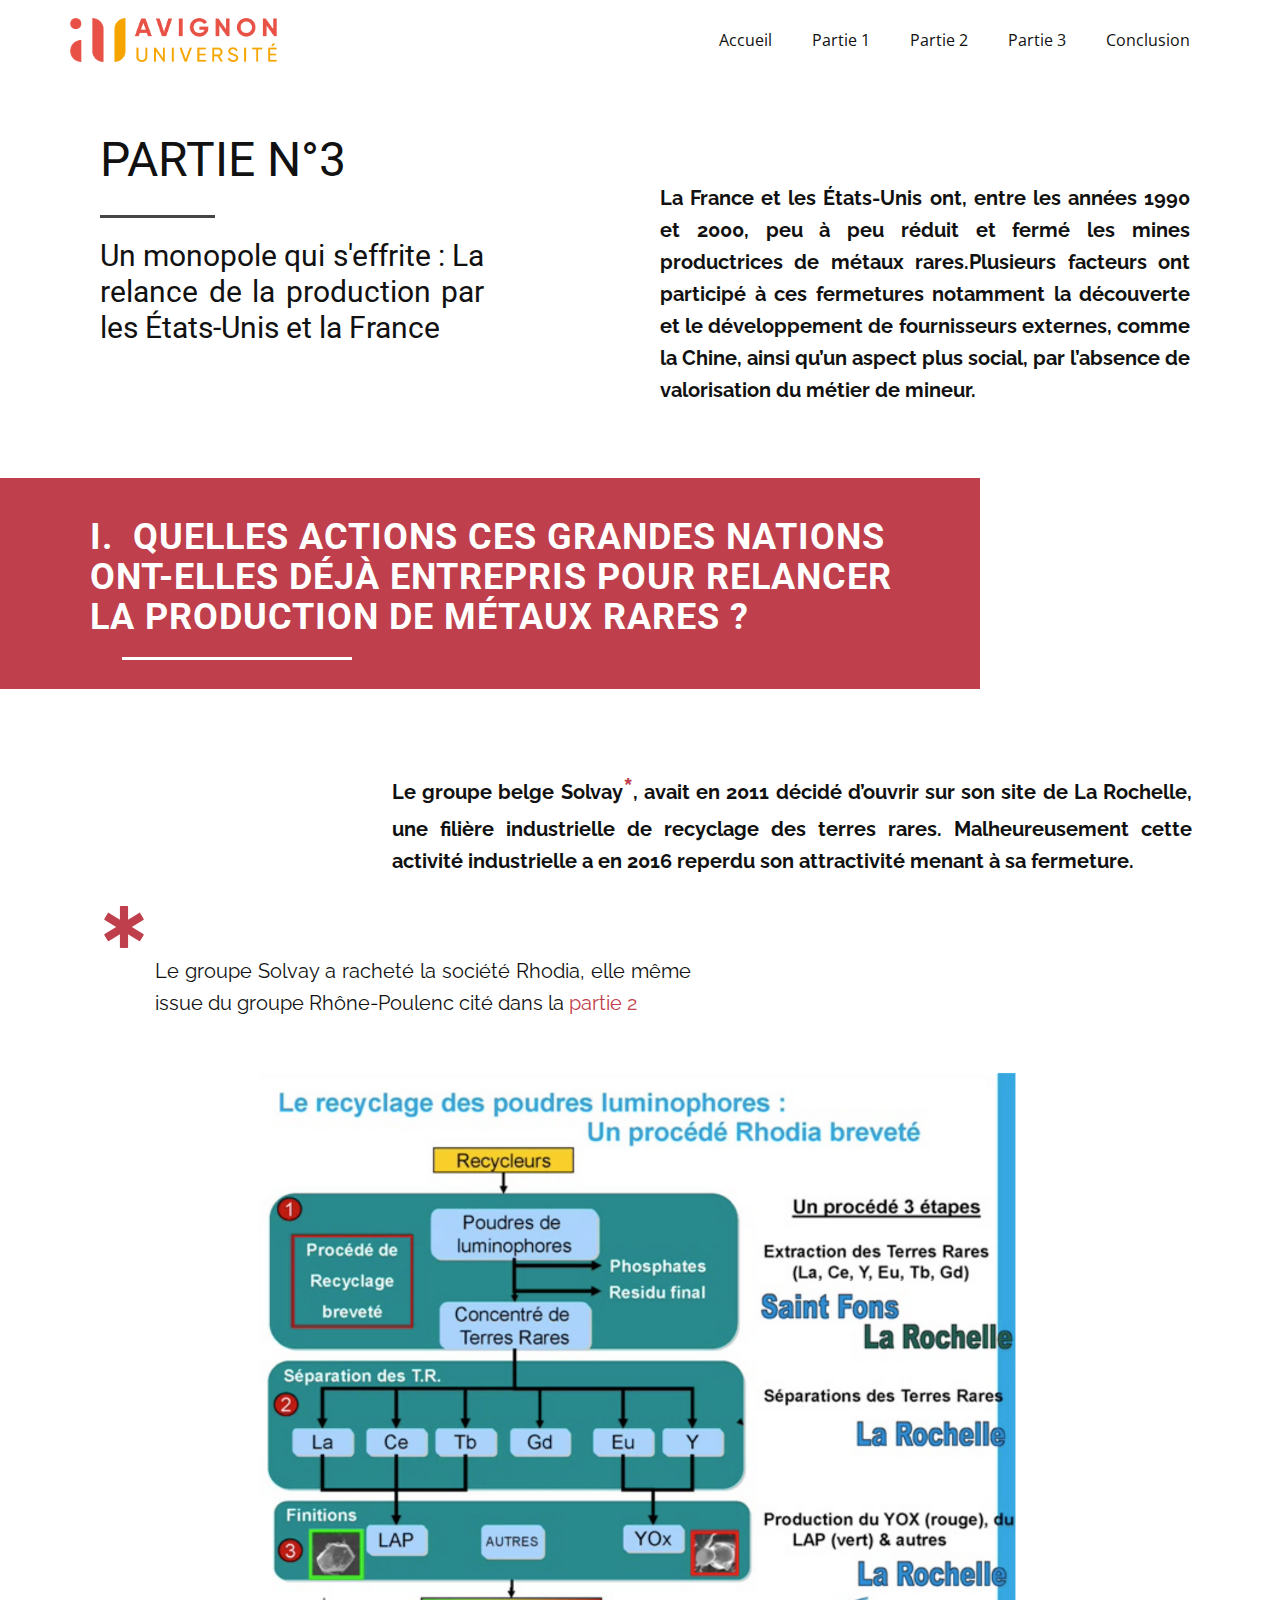
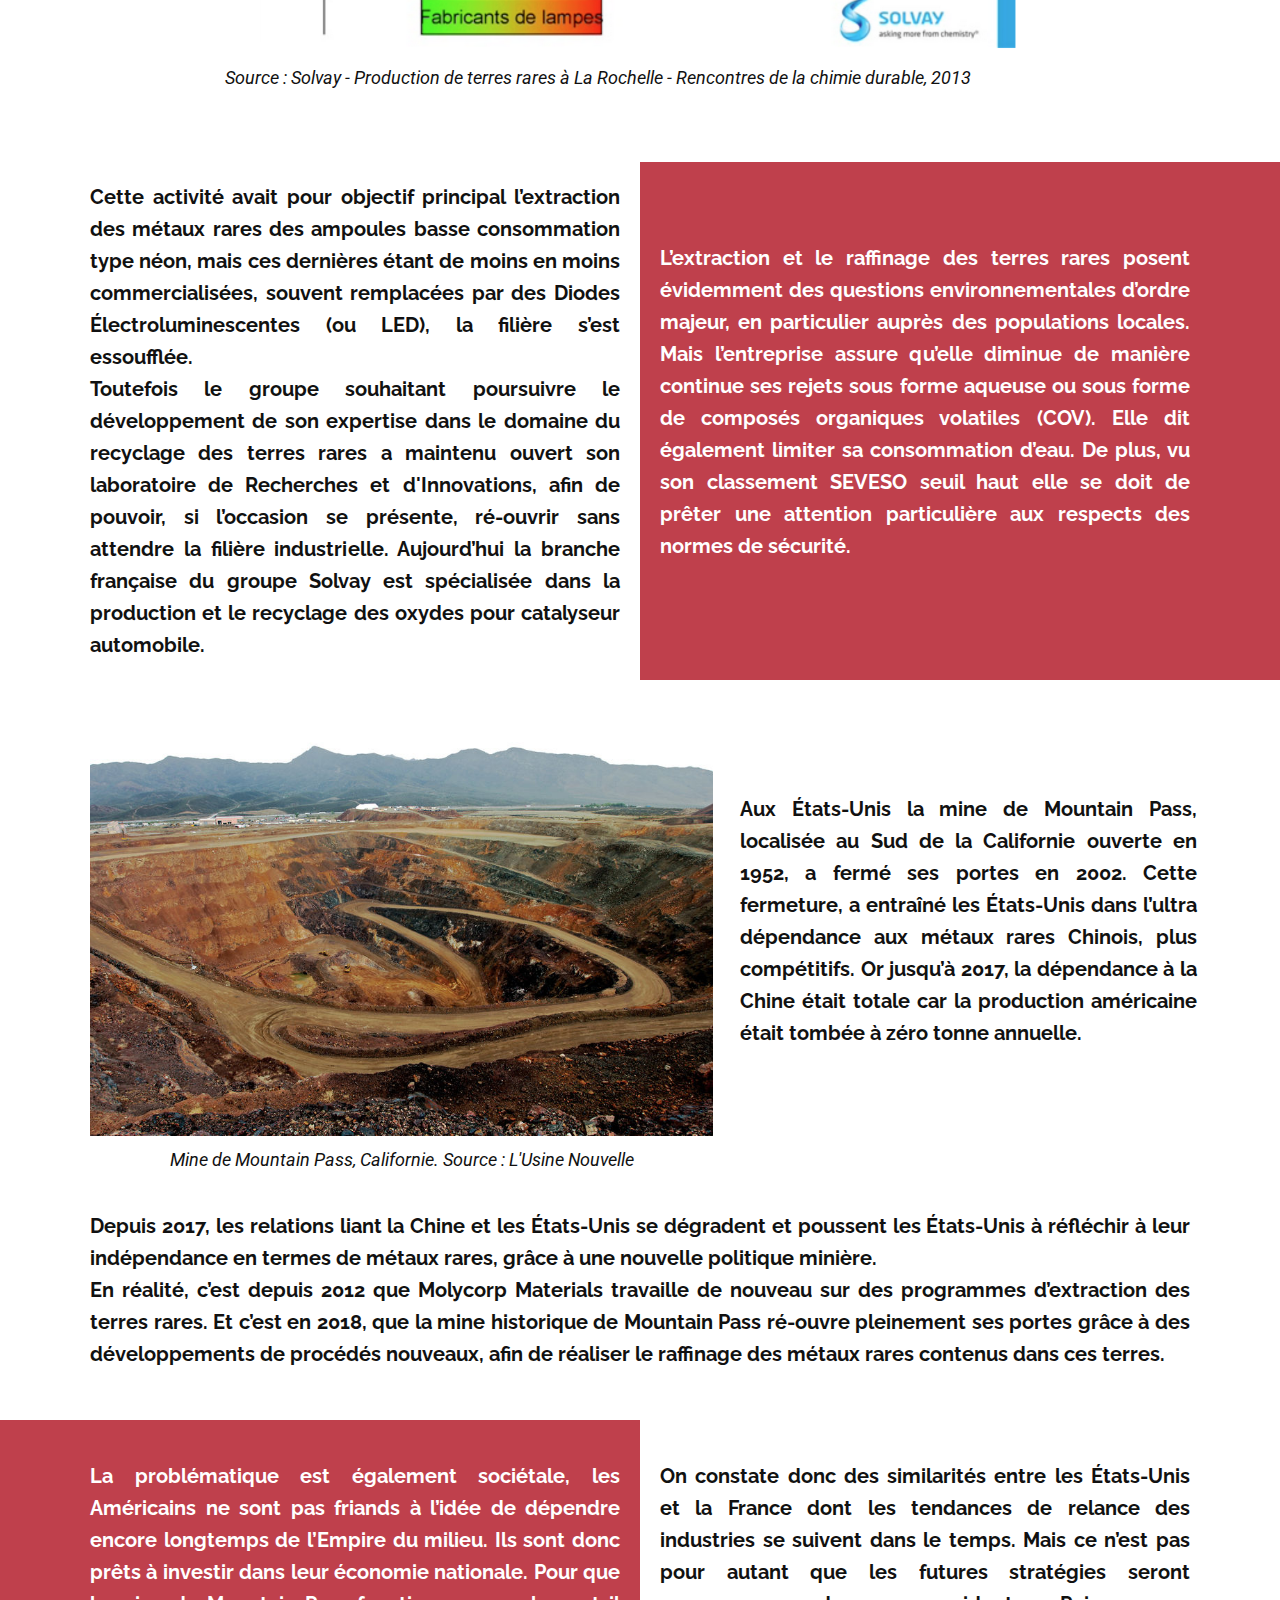
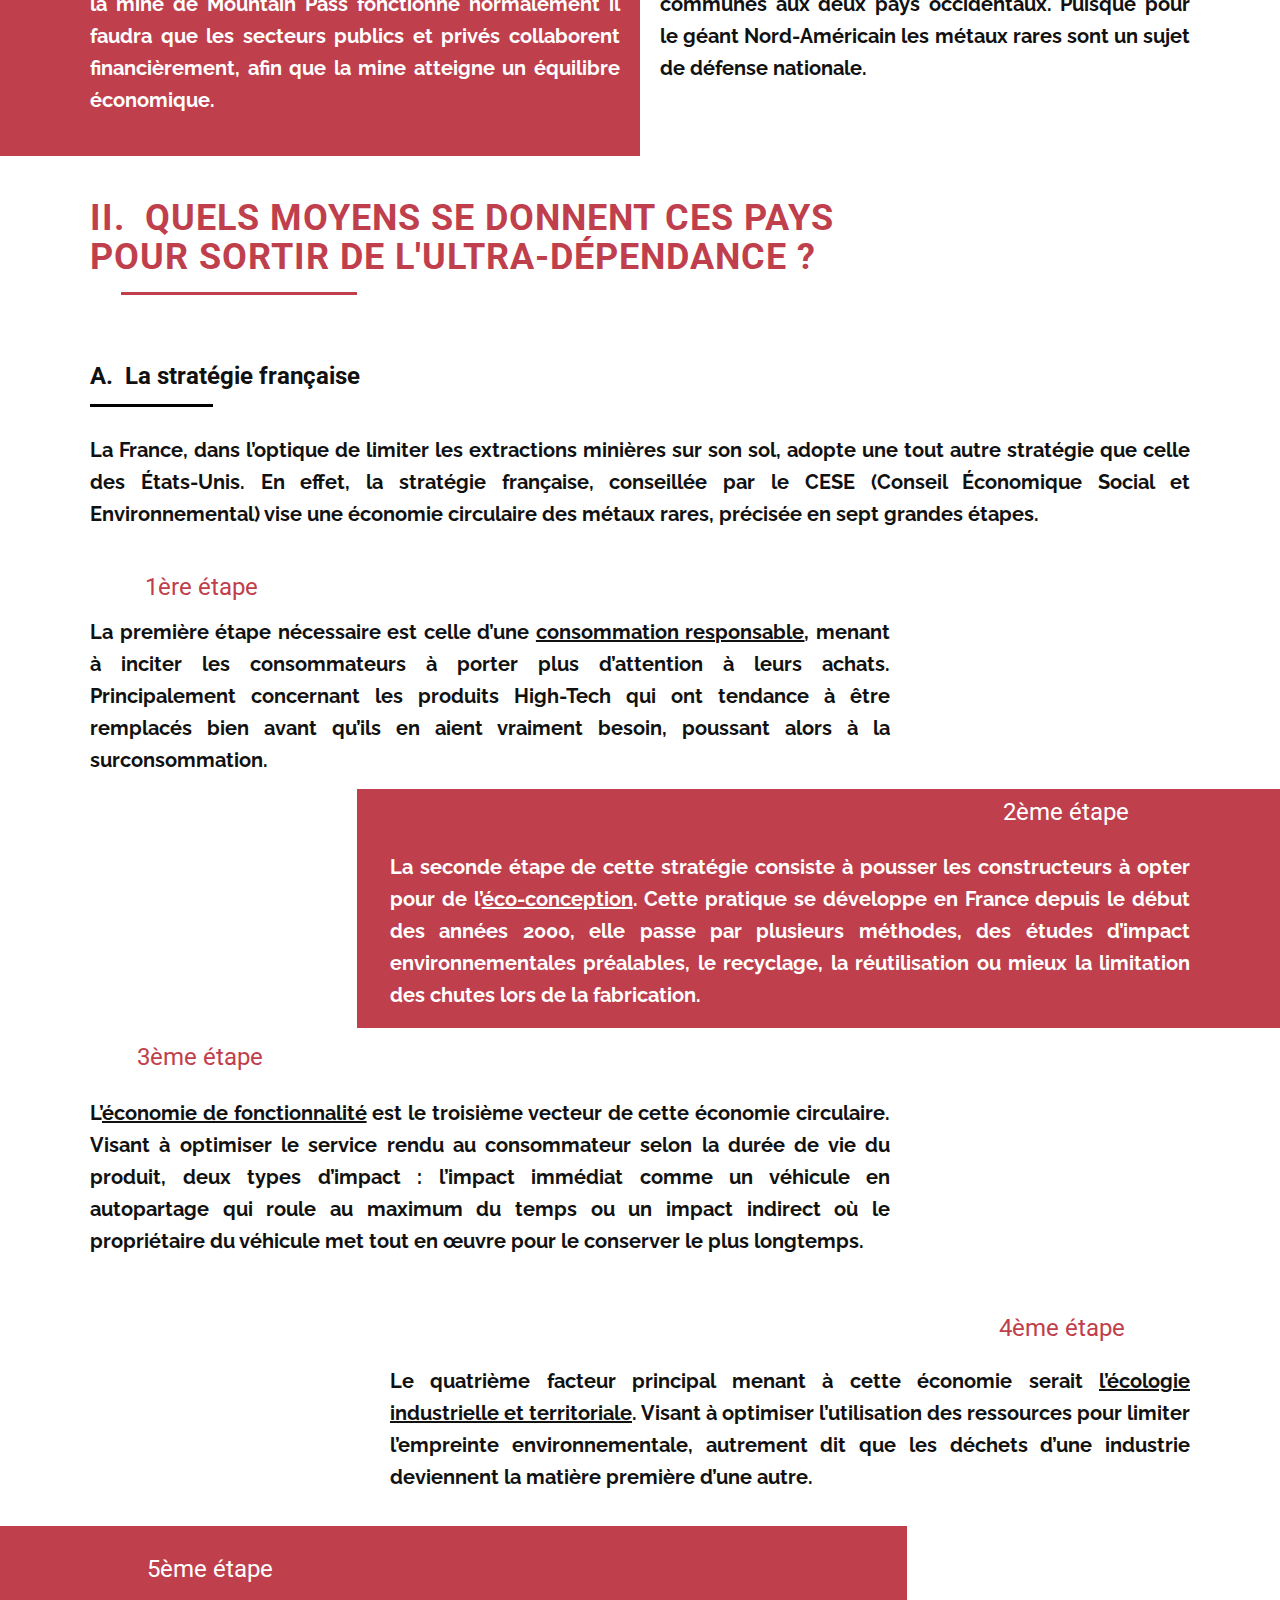
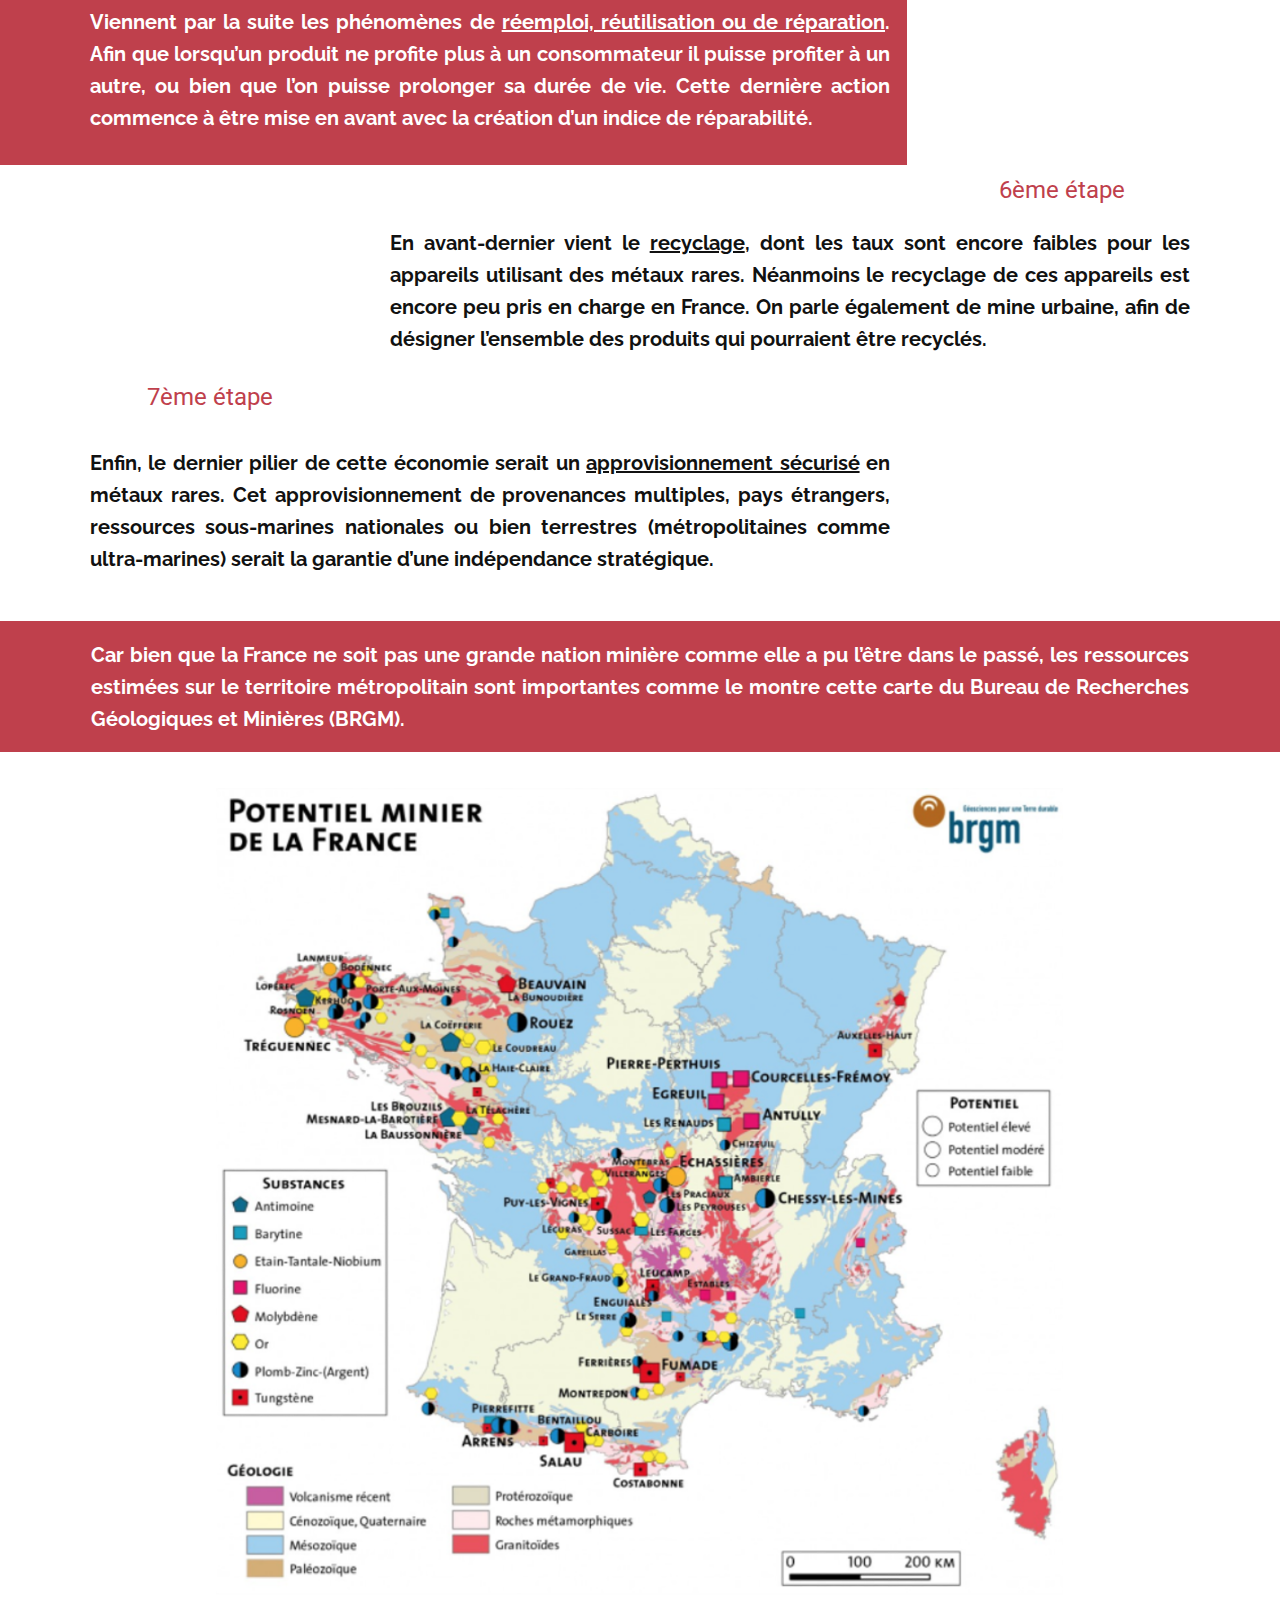
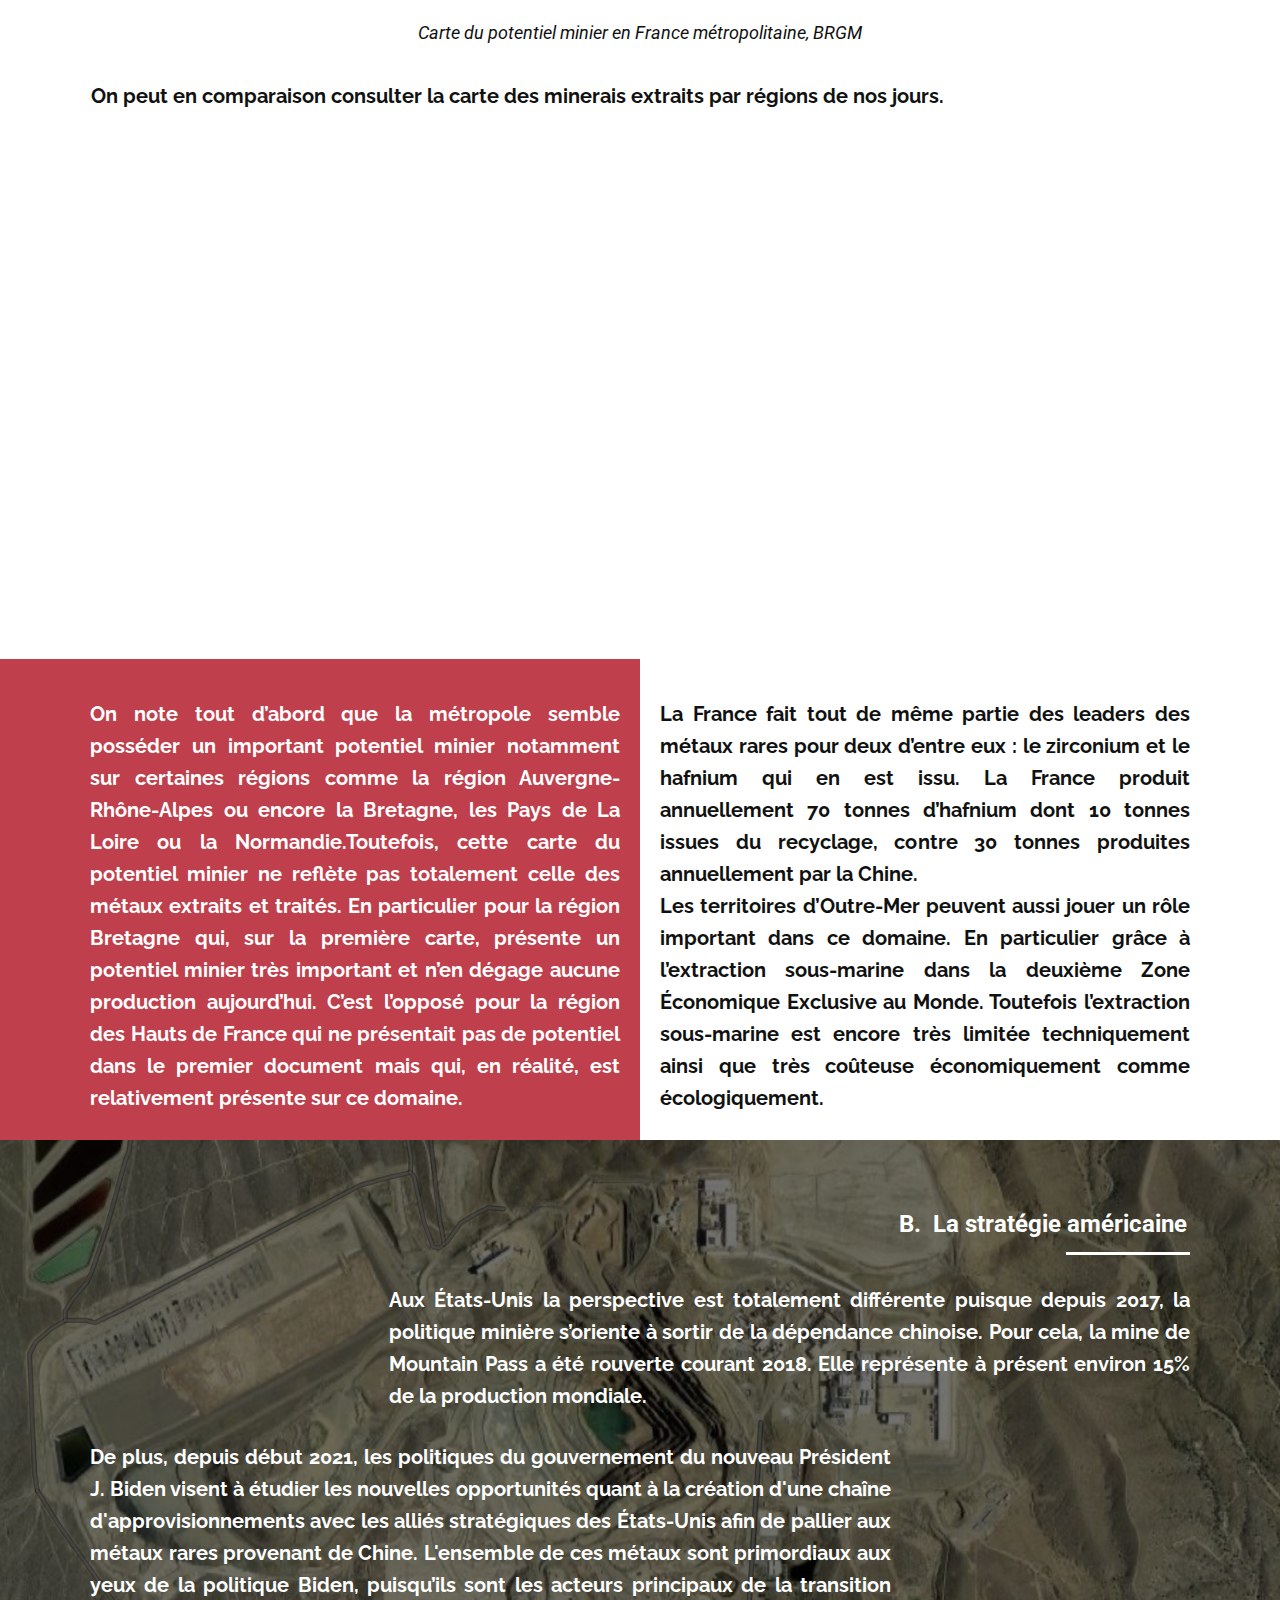
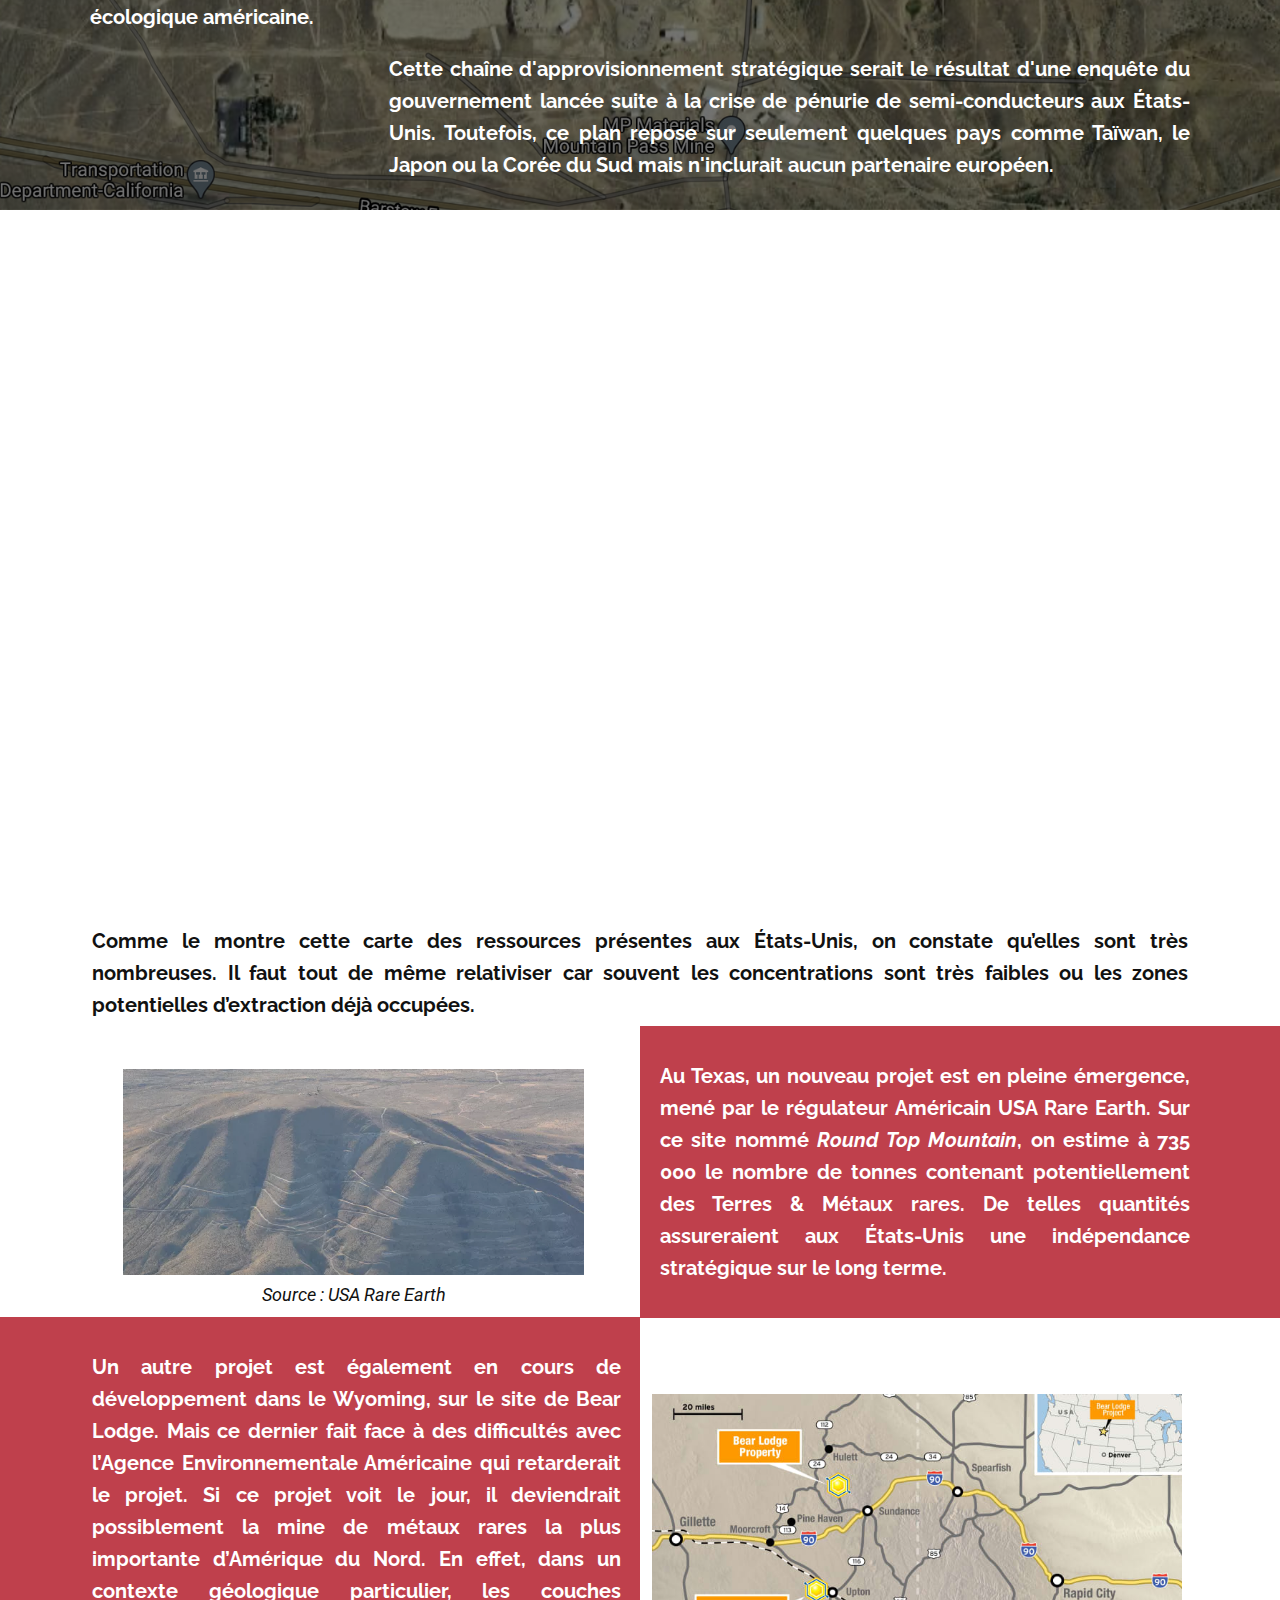
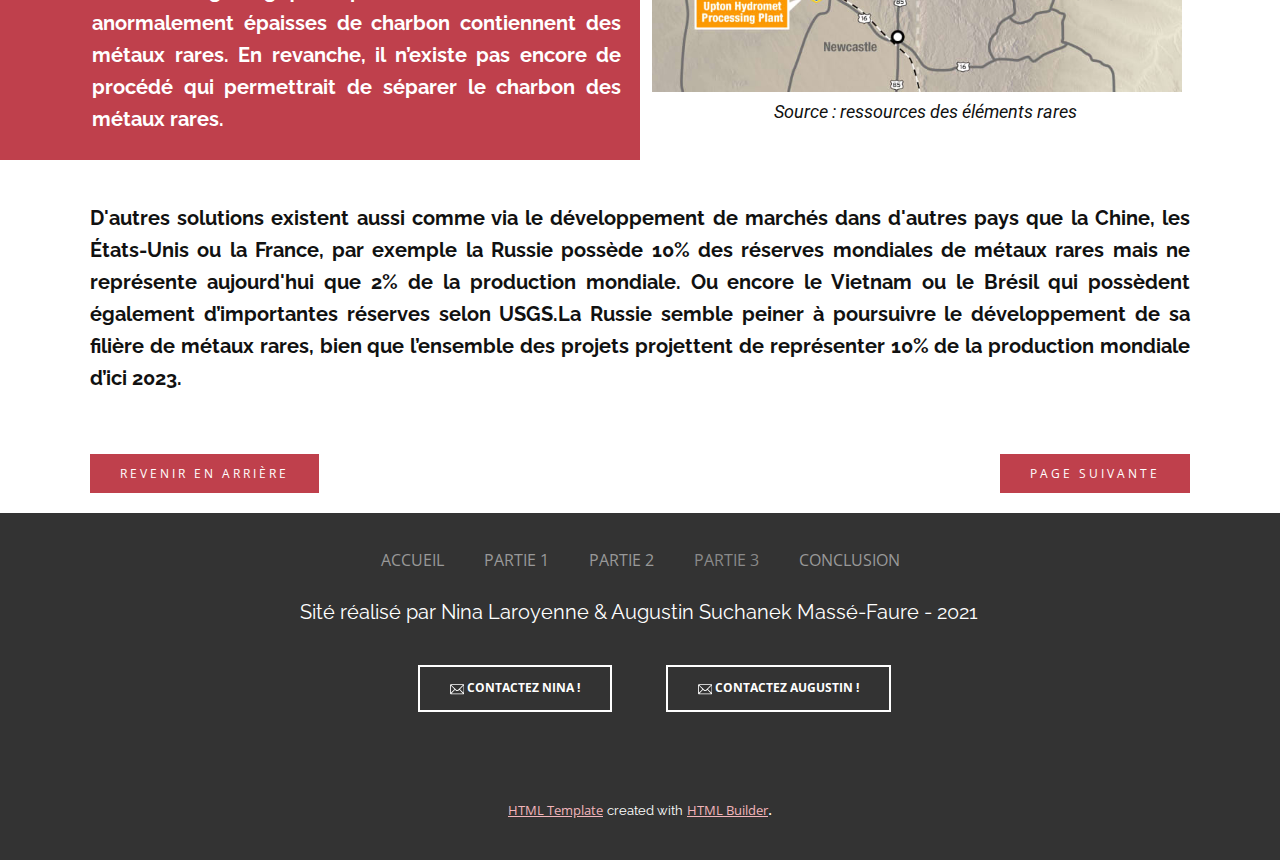
<file: Partie-3.html>
<!DOCTYPE html>
<html style="font-size: 16px;">
  <head>
    <meta name="viewport" content="width=device-width, initial-scale=1.0">
    <meta charset="utf-8">
    <meta name="keywords" content="WorldUniversityRankings, Thousands of top university places still up for grabs, How to Use Your Financial Aid Like a Paycheck, 11 Colleges Where Graduates Pursue Continuing Education, Connect With Mentors Before Fall at U.S. Universities, National Universities, Best News Websites for Students, BBC Two
                        University Challenge, Moving from an international to global agenda">
    <meta name="description" content="">
    <meta name="page_type" content="np-template-header-footer-from-plugin">
    <title>Partie 3</title>
    <link rel="stylesheet" href="nicepage.css" media="screen">
<link rel="stylesheet" href="Partie-3.css" media="screen">
    <script class="u-script" type="text/javascript" src="jquery.js" defer=""></script>
    <script class="u-script" type="text/javascript" src="nicepage.js" defer=""></script>
    <meta name="generator" content="Nicepage 3.15.3, nicepage.com">
    <link id="u-theme-google-font" rel="stylesheet" href="https://fonts.googleapis.com/css?family=Roboto:100,100i,300,300i,400,400i,500,500i,700,700i,900,900i|Open+Sans:300,300i,400,400i,600,600i,700,700i,800,800i">
    <link id="u-page-google-font" rel="stylesheet" href="https://fonts.googleapis.com/css?family=Raleway:100,100i,200,200i,300,300i,400,400i,500,500i,600,600i,700,700i,800,800i,900,900i">
    
    
    
    
    
    
    
    
    
    
    
    
    
    
    
    
    
    <script type="application/ld+json">{
		"@context": "http://schema.org",
		"@type": "Organization",
		"name": "",
		"url": "index.html",
		"logo": "images/avignon_universite_RVB.png"
}</script>
    <meta property="og:title" content="Partie 3">
    <meta property="og:type" content="website">
    <meta name="theme-color" content="#bf404c">
    <link rel="canonical" href="index.html">
    <meta property="og:url" content="index.html">
  </head>
  <body class="u-body"><header class="u-align-center-sm u-align-center-xs u-clearfix u-header u-header" id="sec-1e2e"><div class="u-clearfix u-sheet u-sheet-1">
        <a href="Accueil.html" data-page-id="54986348" class="u-image u-logo u-image-1" data-image-width="591" data-image-height="127" title="Accueil">
          <img src="images/avignon_universite_RVB.png" class="u-logo-image u-logo-image-1" data-image-width="207">
        </a>
        <nav data-position="" class="u-menu u-menu-dropdown u-offcanvas u-menu-1">
          <div class="menu-collapse">
            <a class="u-button-style u-nav-link" href="#">
              <svg><use xmlns:xlink="http://www.w3.org/1999/xlink" xlink:href="#menu-hamburger"></use></svg>
              <svg version="1.1" xmlns="http://www.w3.org/2000/svg" xmlns:xlink="http://www.w3.org/1999/xlink"><defs><symbol id="menu-hamburger" viewBox="0 0 16 16" style="width: 16px; height: 16px;"><rect y="1" width="16" height="2"></rect><rect y="7" width="16" height="2"></rect><rect y="13" width="16" height="2"></rect>
</symbol>
</defs></svg>
            </a>
          </div>
          <div class="u-nav-container">
            <ul class="u-nav u-unstyled"><li class="u-nav-item"><a class="u-button-style u-nav-link" href="Accueil.html">Accueil</a>
</li><li class="u-nav-item"><a class="u-button-style u-nav-link" href="Partie-1.html">Partie 1</a>
</li><li class="u-nav-item"><a class="u-button-style u-nav-link" href="Partie-2.html">Partie 2</a>
</li><li class="u-nav-item"><a class="u-button-style u-nav-link" href="Partie-3.html">Partie 3</a>
</li><li class="u-nav-item"><a class="u-button-style u-nav-link" href="Conclusion.html">Conclusion</a>
</li></ul>
          </div>
          <div class="u-nav-container-collapse">
            <div class="u-black u-container-style u-inner-container-layout u-opacity u-opacity-95 u-sidenav">
              <div class="u-sidenav-overflow">
                <div class="u-menu-close"></div>
                <ul class="u-align-center u-nav u-popupmenu-items u-unstyled u-nav-2"><li class="u-nav-item"><a class="u-button-style u-nav-link" href="Accueil.html">Accueil</a>
</li><li class="u-nav-item"><a class="u-button-style u-nav-link" href="Partie-1.html">Partie 1</a>
</li><li class="u-nav-item"><a class="u-button-style u-nav-link" href="Partie-2.html">Partie 2</a>
</li><li class="u-nav-item"><a class="u-button-style u-nav-link" href="Partie-3.html">Partie 3</a>
</li><li class="u-nav-item"><a class="u-button-style u-nav-link" href="Conclusion.html">Conclusion</a>
</li></ul>
              </div>
            </div>
            <div class="u-black u-menu-overlay u-opacity u-opacity-70"></div>
          </div>
        </nav>
      </div></header>
    <section class="u-clearfix u-section-1" id="sec-4ea5">
      <div class="u-clearfix u-sheet u-sheet-1">
        <div class="u-container-style u-expanded-width-md u-expanded-width-sm u-group u-left-0 u-group-1">
          <div class="u-container-layout u-valign-middle-sm u-container-layout-1">
            <h1 class="u-align-left u-text u-text-1">Partie n°3</h1>
            <div class="u-border-3 u-border-grey-dark-1 u-line u-line-horizontal u-line-1"></div>
            <h3 class="u-align-justify u-text u-text-2">Un monopole qui s'effrite : La relance de la production par les États-Unis et la France</h3>
          </div>
        </div>
        <p class="u-align-justify u-text u-text-3"><b>La France et les États-Unis ont, entre les années 1990 et 2000, peu à peu réduit et fermé les mines productrices de métaux rares.Plusieurs facteurs ont participé à ces fermetures notamment la découverte et le développement de fournisseurs externes, comme la Chine, ainsi qu’un aspect plus social, par l’absence de valorisation du métier de mineur.</b>
        </p>
      </div>
    </section>
    <section class="u-clearfix u-section-2" id="sec-3d2a">
      <div class="u-palette-1-base u-shape u-shape-rectangle u-shape-1"></div>
      <h2 class="u-text u-text-body-alt-color u-text-1">I.&nbsp; Quelles actions ces grandes nations ont-elles déjà entrepris pour relancer la production de métaux rares ?</h2>
      <div class="u-border-3 u-border-white u-line u-line-horizontal u-line-1"></div>
      <p class="u-align-justify u-text u-text-2"><b>Le groupe belge Solvay<span style="font-size: 1.875rem;" class="u-text-palette-1-base">*</span>, avait en 2011 décidé d’ouvrir sur son site de La Rochelle, une filière industrielle de recyclage des terres rares. Malheureusement cette activité industrielle a en 2016 reperdu son attractivité menant à sa fermeture.</b>
      </p><span class="u-icon u-icon-circle u-text-palette-1-base u-icon-1"><svg class="u-svg-link" preserveAspectRatio="xMidYMin slice" viewBox="0 0 96.336 96.337" style=""><use xmlns:xlink="http://www.w3.org/1999/xlink" xlink:href="#svg-8470"></use></svg><svg class="u-svg-content" viewBox="0 0 96.336 96.337" x="0px" y="0px" id="svg-8470" style="enable-background:new 0 0 96.336 96.337;"><g><path d="M92.456,64.241L66.18,48.168l26.275-16.073c0.452-0.277,0.776-0.722,0.9-1.238s0.038-1.06-0.238-1.512l-7.721-12.621   c-0.575-0.942-1.808-1.239-2.75-0.663L57.564,31.405V2c0-1.104-0.896-2-2-2H40.771c-1.104,0-2,0.896-2,2v29.405L13.688,16.062   c-0.944-0.576-2.174-0.28-2.75,0.663L3.217,29.346c-0.276,0.452-0.362,0.996-0.238,1.512s0.448,0.961,0.9,1.238l26.276,16.072   L3.879,64.241c-0.452,0.276-0.776,0.722-0.9,1.237c-0.124,0.517-0.038,1.061,0.238,1.513l7.721,12.62   c0.576,0.942,1.806,1.24,2.75,0.664l25.083-15.344v29.405c0,1.104,0.896,2,2,2h14.793c1.104,0,2-0.896,2-2V64.932l25.083,15.342   c0.942,0.576,2.175,0.279,2.75-0.662l7.721-12.621c0.276-0.452,0.362-0.996,0.238-1.512C93.233,64.962,92.908,64.518,92.456,64.241   z"></path>
</g></svg></span>
      <p class="u-align-justify u-text u-text-3">Le groupe Solvay a racheté la société Rhodia, elle même issue du groupe Rhône-Poulenc cité dans la <a href="Partie-2.html#sec-fd37" data-page-id="82857396" class="u-active-none u-border-none u-btn u-button-link u-button-style u-hover-none u-none u-text-palette-1-base u-btn-1">partie 2</a>
      </p>
    </section>
    <section class="u-clearfix u-section-3" id="sec-ba01">
      <div class="u-clearfix u-sheet u-sheet-1">
        <img class="u-image u-image-default u-image-1" src="images/diaposolvay.png" alt="" data-image-width="2880" data-image-height="1800">
        <h6 class="u-align-center u-text u-text-1">Source : Solvay - Production de terres rares à La Rochelle - Rencontres de la chimie durable, 2013</h6>
      </div>
    </section>
    <section class="u-clearfix u-valign-middle u-section-4" id="sec-1d73">
      <div class="u-palette-1-base u-shape u-shape-rectangle u-shape-1"></div>
      <p class="u-align-justify u-text u-text-1"><b>Cette activité avait pour objectif principal l’extraction des métaux rares des ampoules basse consommation type néon, mais ces dernières étant de moins en moins commercialisées, souvent remplacées par des Diodes Électroluminescentes (ou LED), la filière s’est essoufflée.&nbsp;<br>Toutefois le groupe souhaitant poursuivre le développement de son expertise dans le domaine du recyclage des terres rares a maintenu ouvert son laboratoire de Recherches et d'Innovations, afin de pouvoir, si l’occasion se présente, ré-ouvrir sans attendre la filière industrielle. Aujourd’hui la branche française du groupe Solvay est spécialisée dans la production et le recyclage des oxydes pour catalyseur automobile.</b>
      </p>
      <p class="u-align-justify u-text u-text-body-alt-color u-text-2"><b>L’extraction et le raffinage des terres rares posent évidemment des questions environnementales d’ordre majeur, en particulier auprès des populations locales. Mais l’entreprise assure qu’elle diminue de manière continue ses rejets sous forme aqueuse ou sous forme de composés organiques volatiles (COV). Elle dit également limiter sa consommation d’eau. De plus, vu son classement SEVESO seuil haut elle se doit de prêter une attention particulière aux respects des normes de sécurité.</b>
      </p>
    </section>
    <section class="u-clearfix u-section-5" id="sec-c57b">
      <div class="u-clearfix u-sheet u-sheet-1">
        <p class="u-align-justify u-text u-text-1"><b>Aux États-Unis la mine de Mountain Pass, localisée au Sud de la Californie ouverte en 1952, a fermé ses portes en 2002. Cette fermeture, a entraîné les États-Unis dans l’ultra dépendance aux métaux rares Chinois, plus compétitifs. Or jusqu’à 2017, la dépendance à la Chine était totale car la production américaine était tombée à zéro tonne annuelle.</b>
        </p>
        <img class="u-image u-image-default u-image-1" src="images/mtpass.jpeg" alt="" data-image-width="896" data-image-height="598">
        <h6 class="u-align-center u-text u-text-2">Mine de Mountain Pass, Californie. Source : L'Usine Nouvelle</h6>
        <p class="u-align-justify u-text u-text-3"><b>Depuis 2017, les relations liant la Chine et les États-Unis se dégradent et poussent les États-Unis à réfléchir à leur indépendance en termes de métaux rares, grâce à une nouvelle politique minière.&nbsp;<br>En réalité, c’est depuis 2012 que Molycorp Materials travaille de nouveau sur des programmes d’extraction des terres rares. Et c’est en 2018, que la mine historique de Mountain Pass ré-ouvre pleinement ses portes grâce à des développements de procédés nouveaux, afin de réaliser le raffinage des métaux rares contenus dans ces terres.</b>
        </p>
      </div>
    </section>
    <section class="u-clearfix u-valign-middle u-section-6" id="sec-9180">
      <div class="u-palette-1-base u-shape u-shape-rectangle u-shape-1"></div>
      <p class="u-align-justify u-text u-text-body-alt-color u-text-1"><b>La problématique est également sociétale, les Américains ne sont pas friands à l’idée de dépendre encore longtemps de l’Empire du milieu. Ils sont donc prêts à investir dans leur économie nationale. Pour que la mine de Mountain Pass fonctionne normalement il faudra que les secteurs publics et privés collaborent financièrement, afin que la mine atteigne un équilibre économique.</b>
      </p>
      <p class="u-align-justify u-text u-text-2"><b>On constate donc des similarités entre les États-Unis et la France dont les tendances de relance des industries se suivent dans le temps. Mais ce n’est pas pour autant que les futures stratégies seront communes aux deux pays occidentaux. Puisque pour le géant Nord-Américain les métaux rares sont un sujet de défense nationale.</b>
      </p>
    </section>
    <section class="u-clearfix u-section-7" id="sec-50ce">
      <h2 class="u-text u-text-palette-1-base u-text-1">II.&nbsp; Quels moyens se donnent ces pays pour sortir de l'ultra-dépendance ?</h2>
      <div class="u-border-3 u-border-palette-1-base u-line u-line-horizontal u-line-1"></div>
      <h4 class="u-text u-text-2">A.&nbsp; La stratégie française</h4>
      <div class="u-border-3 u-border-black u-line u-line-horizontal u-line-2"></div>
      <p class="u-align-justify u-text u-text-3"><b>La France, dans l’optique de limiter les extractions minières sur son sol, adopte une tout autre stratégie que celle des États-Unis. En effet, la stratégie française, conseillée par le CESE (Conseil Économique Social et Environnemental) vise une économie circulaire des métaux rares, précisée en sept grandes étapes.</b>
      </p>
      <h4 class="u-align-justify u-text u-text-palette-1-base u-text-4">1ère étape&nbsp;</h4>
      <p class="u-align-justify u-text u-text-5"><b>La première étape nécessaire est celle d’une <span style="text-decoration: underline !important;">consommation responsable</span>, menant à inciter les consommateurs à porter plus d’attention à leurs achats. Principalement concernant les produits High-Tech qui ont tendance à être remplacés bien avant qu’ils en aient vraiment besoin, poussant alors à la surconsommation.</b>
        <br>
      </p>
      <div class="u-palette-1-base u-shape u-shape-rectangle u-shape-1"></div>
      <h4 class="u-align-justify u-text u-text-body-alt-color u-text-6">2ème étape&nbsp;</h4>
      <p class="u-align-justify u-text u-text-body-alt-color u-text-7"><b>La seconde étape de cette stratégie consiste à pousser les constructeurs à opter pour de l’<span style="text-decoration: underline !important;">éco-conception</span>. Cette pratique se développe en France depuis le début des années 2000, elle passe par plusieurs méthodes, des études d’impact environnementales préalables, le recyclage, la réutilisation ou mieux la limitation des chutes lors de la fabrication.</b>
      </p>
      <h4 class="u-align-justify u-text u-text-palette-1-base u-text-8">3ème étape&nbsp;</h4>
      <p class="u-align-justify u-text u-text-9"><b>L’<span style="text-decoration: underline !important;">économie de fonctionnalité</span> est le troisième vecteur de cette économie circulaire. Visant à optimiser le service rendu au consommateur selon la durée de vie du produit, deux types d’impact : l’impact immédiat comme un véhicule en autopartage qui roule au maximum du temps ou un impact indirect où le propriétaire du véhicule met tout en œuvre pour le conserver le plus longtemps.</b>
      </p>
    </section>
    <section class="u-clearfix u-section-8" id="sec-e352">
      <h4 class="u-align-justify u-text u-text-palette-1-base u-text-1">4ème étape&nbsp;</h4>
      <p class="u-align-justify u-text u-text-2"><b>Le quatrième facteur principal menant à cette économie serait <span style="text-decoration: underline !important;">l’écologie industrielle et territoriale</span>. Visant à optimiser l’utilisation des ressources pour limiter l’empreinte environnementale, autrement dit que les déchets d’une industrie deviennent la matière première d’une autre.</b>
      </p>
      <div class="u-palette-1-base u-shape u-shape-rectangle u-shape-1"></div>
      <h4 class="u-align-justify u-text u-text-body-alt-color u-text-3">5ème étape&nbsp;</h4>
      <p class="u-align-justify u-text u-text-body-alt-color u-text-4"><b>Viennent par la suite les phénomènes de <span style="text-decoration: underline !important;">réemploi, réutilisation ou de réparation</span>. Afin que lorsqu’un produit ne profite plus à un consommateur il puisse profiter à un autre, ou bien que l’on puisse prolonger sa durée de vie. Cette dernière action commence à être mise en avant avec la création d’un indice de réparabilité.</b>
        <br>
      </p>
      <h4 class="u-align-justify u-text u-text-palette-1-base u-text-5">6ème étape&nbsp;</h4>
      <p class="u-align-justify u-text u-text-6"><b>En avant-dernier vient le <span style="text-decoration: underline !important;">recyclage</span>, dont les taux sont encore faibles pour les appareils utilisant des métaux rares. Néanmoins le recyclage de ces appareils est encore peu pris en charge en France. On parle également de mine urbaine, afin de désigner l’ensemble des produits qui pourraient être recyclés.</b>
        <br>
      </p>
      <h4 class="u-align-justify u-text u-text-palette-1-base u-text-7">7ème étape&nbsp;</h4>
      <p class="u-align-justify u-text u-text-8"><b>Enfin, le dernier pilier de cette économie serait un <span style="text-decoration: underline !important;">approvisionnement sécurisé</span> en métaux rares. Cet approvisionnement de provenances multiples, pays étrangers, ressources sous-marines nationales ou bien terrestres (métropolitaines comme ultra-marines) serait la garantie d’une indépendance stratégique.</b>
        <br>
      </p>
    </section>
    <section class="u-clearfix u-section-9" id="sec-b36e">
      <div class="u-expanded-width u-palette-1-base u-shape u-shape-rectangle u-shape-1"></div>
      <p class="u-align-justify u-text u-text-body-alt-color u-text-1"><b>Car bien que la France ne soit pas une grande nation minière comme elle a pu l’être dans le passé, les ressources estimées sur le territoire métropolitain sont importantes comme le montre cette carte du Bureau de Recherches Géologiques et Minières (BRGM).</b>
      </p>
      <img class="u-image u-image-default u-image-1" src="images/potentielminier.png" alt="" data-image-width="945" data-image-height="899">
      <h6 class="u-align-center u-text u-text-2">Carte du potentiel minier en France métropolitaine, BRGM</h6>
      <p class="u-align-justify u-text u-text-3"><b>On peut en comparaison consulter la carte des minerais extraits par régions de nos jours.</b>
      </p>
    </section>
    <section class="u-clearfix u-section-10" id="sec-f2e1">
      <div class="u-clearfix u-sheet u-sheet-1">
        <div class="u-clearfix u-custom-html u-expanded-width u-custom-html-1">
          <div class="tableauPlaceholder" id="viz1621688769313" style="position: relative">
            <noscript>&amp;amp;amp;amp;amp;amp;amp;amp;amp;amp;amp;amp;amp;amp;amp;amp;amp;amp;amp;amp;amp;amp;amp;amp;amp;amp;amp;amp;amp;amp;amp;amp;amp;amp;amp;amp;amp;amp;amp;amp;lt;a href='#'&amp;amp;amp;amp;amp;amp;amp;amp;amp;amp;amp;amp;amp;amp;amp;amp;amp;amp;amp;amp;amp;amp;amp;amp;amp;amp;amp;amp;amp;amp;amp;amp;amp;amp;amp;amp;amp;amp;amp;amp;gt;&amp;amp;amp;amp;amp;amp;amp;amp;amp;amp;amp;amp;amp;amp;amp;amp;amp;amp;amp;amp;amp;amp;amp;amp;amp;amp;amp;amp;amp;amp;amp;amp;amp;amp;amp;amp;amp;amp;amp;amp;lt;img alt='Tableau de bord 1 ' src='https:&amp;amp;amp;amp;amp;amp;amp;amp;amp;amp;amp;amp;amp;amp;amp;amp;amp;amp;amp;amp;amp;amp;amp;amp;amp;amp;amp;amp;amp;amp;amp;amp;amp;amp;amp;amp;amp;amp;amp;amp;amp;#47;&amp;amp;amp;amp;amp;amp;amp;amp;amp;amp;amp;amp;amp;amp;amp;amp;amp;amp;amp;amp;amp;amp;amp;amp;amp;amp;amp;amp;amp;amp;amp;amp;amp;amp;amp;amp;amp;amp;amp;amp;amp;#47;public.tableau.com&amp;amp;amp;amp;amp;amp;amp;amp;amp;amp;amp;amp;amp;amp;amp;amp;amp;amp;amp;amp;amp;amp;amp;amp;amp;amp;amp;amp;amp;amp;amp;amp;amp;amp;amp;amp;amp;amp;amp;amp;amp;#47;static&amp;amp;amp;amp;amp;amp;amp;amp;amp;amp;amp;amp;amp;amp;amp;amp;amp;amp;amp;amp;amp;amp;amp;amp;amp;amp;amp;amp;amp;amp;amp;amp;amp;amp;amp;amp;amp;amp;amp;amp;amp;#47;images&amp;amp;amp;amp;amp;amp;amp;amp;amp;amp;amp;amp;amp;amp;amp;amp;amp;amp;amp;amp;amp;amp;amp;amp;amp;amp;amp;amp;amp;amp;amp;amp;amp;amp;amp;amp;amp;amp;amp;amp;amp;#47;ca&amp;amp;amp;amp;amp;amp;amp;amp;amp;amp;amp;amp;amp;amp;amp;amp;amp;amp;amp;amp;amp;amp;amp;amp;amp;amp;amp;amp;amp;amp;amp;amp;amp;amp;amp;amp;amp;amp;amp;amp;amp;#47;carteFrance&amp;amp;amp;amp;amp;amp;amp;amp;amp;amp;amp;amp;amp;amp;amp;amp;amp;amp;amp;amp;amp;amp;amp;amp;amp;amp;amp;amp;amp;amp;amp;amp;amp;amp;amp;amp;amp;amp;amp;amp;amp;#47;Tableaudebord1&amp;amp;amp;amp;amp;amp;amp;amp;amp;amp;amp;amp;amp;amp;amp;amp;amp;amp;amp;amp;amp;amp;amp;amp;amp;amp;amp;amp;amp;amp;amp;amp;amp;amp;amp;amp;amp;amp;amp;amp;amp;#47;1_rss.png' style='border: none' /&amp;amp;amp;amp;amp;amp;amp;amp;amp;amp;amp;amp;amp;amp;amp;amp;amp;amp;amp;amp;amp;amp;amp;amp;amp;amp;amp;amp;amp;amp;amp;amp;amp;amp;amp;amp;amp;amp;amp;amp;gt;&amp;amp;amp;amp;amp;amp;amp;amp;amp;amp;amp;amp;amp;amp;amp;amp;amp;amp;amp;amp;amp;amp;amp;amp;amp;amp;amp;amp;amp;amp;amp;amp;amp;amp;amp;amp;amp;amp;amp;amp;lt;/a&amp;amp;amp;amp;amp;amp;amp;amp;amp;amp;amp;amp;amp;amp;amp;amp;amp;amp;amp;amp;amp;amp;amp;amp;amp;amp;amp;amp;amp;amp;amp;amp;amp;amp;amp;amp;amp;amp;amp;amp;gt;</noscript>
            <object class="tableauViz" style="display:none;">
              <param name="host_url" value="https%3A%2F%2Fpublic.tableau.com%2F">
              <param name="embed_code_version" value="3">
              <param name="site_root" value="">
              <param name="name" value="carteFrance/Tableaudebord1">
              <param name="tabs" value="no">
              <param name="toolbar" value="yes">
              <param name="static_image" value="https://public.tableau.com/static/images/ca/carteFrance/Tableaudebord1/1.png">
              <param name="animate_transition" value="yes">
              <param name="display_static_image" value="yes">
              <param name="display_spinner" value="yes">
              <param name="display_overlay" value="yes">
              <param name="display_count" value="yes">
              <param name="language" value="fr">
            </object>
          </div>
          <script type="text/javascript"> var divElement = document.getElementById('viz1621688769313');                    var vizElement = divElement.getElementsByTagName('object')[0];                    if ( divElement.offsetWidth > 800 ) { vizElement.style.width='100%';vizElement.style.height=(divElement.offsetWidth*0.75)+'px';} else if ( divElement.offsetWidth > 500 ) { vizElement.style.width='100%';vizElement.style.height=(divElement.offsetWidth*0.75)+'px';} else { vizElement.style.width='100%';vizElement.style.height='727px';}                     var scriptElement = document.createElement('script');                    scriptElement.src = 'https://public.tableau.com/javascripts/api/viz_v1.js';                    vizElement.parentNode.insertBefore(scriptElement, vizElement); </script>
        </div>
      </div>
    </section>
    <section class="u-clearfix u-section-11" id="sec-e014">
      <div class="u-palette-1-base u-shape u-shape-rectangle u-shape-1"></div>
      <p class="u-align-justify u-text u-text-body-alt-color u-text-1"><b>On note tout d’abord que la métropole semble posséder un important potentiel minier notamment sur certaines régions comme la région Auvergne-Rhône-Alpes ou encore la Bretagne, les Pays de La Loire ou la Normandie.Toutefois, cette carte du potentiel minier ne reflète pas totalement celle des métaux extraits et traités. En particulier pour la région Bretagne qui, sur la première carte, présente un potentiel minier très important et n’en dégage aucune production aujourd’hui. C’est l’opposé pour la région des Hauts de France qui ne présentait pas de potentiel dans le premier document mais qui, en réalité, est relativement présente sur ce domaine.</b>
      </p>
      <p class="u-align-justify u-text u-text-2"><b>La France fait tout de même partie des leaders des métaux rares pour deux d’entre eux : le zirconium et le hafnium qui en est issu. La France produit annuellement 70 tonnes d’hafnium dont 10 tonnes issues du recyclage, contre 30 tonnes produites annuellement par la Chine.&nbsp;</b>
        <br><b>Les territoires d’Outre-Mer peuvent aussi jouer un rôle important dans ce domaine. En particulier grâce à l’extraction sous-marine dans la deuxième Zone Économique Exclusive au Monde. Toutefois l’extraction sous-marine est encore très limitée techniquement ainsi que très coûteuse économiquement comme écologiquement.</b>
      </p>
    </section>
    <section class="u-clearfix u-image u-shading u-section-12" id="sec-24cb" data-image-width="1906" data-image-height="1286">
      <div class="u-clearfix u-sheet u-sheet-1">
        <h4 class="u-text u-text-1">B.&nbsp; La stratégie américaine</h4>
        <div class="u-border-3 u-border-white u-line u-line-horizontal u-line-1"></div>
        <p class="u-align-justify u-text u-text-2"><b>Aux États-Unis la perspective est totalement différente puisque depuis 2017, la politique minière s’oriente à sortir de la dépendance chinoise. Pour cela, la mine de Mountain Pass a été rouverte courant 2018. Elle représente à présent environ 15% de la production mondiale.</b>
        </p>
        <p class="u-align-justify u-text u-text-3"><b>De plus, depuis début 2021, les politiques du gouvernement du nouveau Président J. Biden visent à étudier les nouvelles opportunités quant à la création d'une chaîne d'approvisionnements avec les alliés stratégiques des États-Unis afin de pallier aux métaux rares provenant de Chine. L'ensemble de ces métaux sont primordiaux aux yeux de la politique Biden, puisqu’ils sont les acteurs principaux de la transition écologique américaine.</b>
          <br>
        </p>
        <p class="u-align-justify u-text u-text-4"><b>Cette chaîne d'approvisionnement stratégique serait le résultat d'une enquête du gouvernement lancée suite à la crise de pénurie de semi-conducteurs aux États-Unis. Toutefois, ce plan repose sur seulement quelques pays comme Taïwan, le Japon ou la Corée du Sud mais n'inclurait aucun partenaire européen.&nbsp;&nbsp;</b>
          <br>
        </p>
      </div>
    </section>
    <section class="u-clearfix u-section-13" id="sec-ee13">
      <div class="u-clearfix u-sheet u-sheet-1">
        <div class="u-clearfix u-custom-html u-expanded-width u-custom-html-1">
          <div class="tableauPlaceholder" id="viz1621689847172" style="position: relative">
            <noscript>&amp;amp;amp;amp;amp;amp;amp;amp;amp;amp;amp;amp;amp;amp;amp;amp;amp;amp;amp;amp;amp;amp;amp;amp;amp;amp;amp;amp;amp;amp;amp;amp;amp;amp;amp;amp;amp;lt;a href='#'&amp;amp;amp;amp;amp;amp;amp;amp;amp;amp;amp;amp;amp;amp;amp;amp;amp;amp;amp;amp;amp;amp;amp;amp;amp;amp;amp;amp;amp;amp;amp;amp;amp;amp;amp;amp;amp;gt;&amp;amp;amp;amp;amp;amp;amp;amp;amp;amp;amp;amp;amp;amp;amp;amp;amp;amp;amp;amp;amp;amp;amp;amp;amp;amp;amp;amp;amp;amp;amp;amp;amp;amp;amp;amp;amp;lt;img alt='Tableau de bord 1 ' src='https:&amp;amp;amp;amp;amp;amp;amp;amp;amp;amp;amp;amp;amp;amp;amp;amp;amp;amp;amp;amp;amp;amp;amp;amp;amp;amp;amp;amp;amp;amp;amp;amp;amp;amp;amp;amp;amp;amp;#47;&amp;amp;amp;amp;amp;amp;amp;amp;amp;amp;amp;amp;amp;amp;amp;amp;amp;amp;amp;amp;amp;amp;amp;amp;amp;amp;amp;amp;amp;amp;amp;amp;amp;amp;amp;amp;amp;amp;#47;public.tableau.com&amp;amp;amp;amp;amp;amp;amp;amp;amp;amp;amp;amp;amp;amp;amp;amp;amp;amp;amp;amp;amp;amp;amp;amp;amp;amp;amp;amp;amp;amp;amp;amp;amp;amp;amp;amp;amp;amp;#47;static&amp;amp;amp;amp;amp;amp;amp;amp;amp;amp;amp;amp;amp;amp;amp;amp;amp;amp;amp;amp;amp;amp;amp;amp;amp;amp;amp;amp;amp;amp;amp;amp;amp;amp;amp;amp;amp;amp;#47;images&amp;amp;amp;amp;amp;amp;amp;amp;amp;amp;amp;amp;amp;amp;amp;amp;amp;amp;amp;amp;amp;amp;amp;amp;amp;amp;amp;amp;amp;amp;amp;amp;amp;amp;amp;amp;amp;amp;#47;KM&amp;amp;amp;amp;amp;amp;amp;amp;amp;amp;amp;amp;amp;amp;amp;amp;amp;amp;amp;amp;amp;amp;amp;amp;amp;amp;amp;amp;amp;amp;amp;amp;amp;amp;amp;amp;amp;amp;#47;KMJFYX6DD&amp;amp;amp;amp;amp;amp;amp;amp;amp;amp;amp;amp;amp;amp;amp;amp;amp;amp;amp;amp;amp;amp;amp;amp;amp;amp;amp;amp;amp;amp;amp;amp;amp;amp;amp;amp;amp;amp;#47;1_rss.png' style='border: none' /&amp;amp;amp;amp;amp;amp;amp;amp;amp;amp;amp;amp;amp;amp;amp;amp;amp;amp;amp;amp;amp;amp;amp;amp;amp;amp;amp;amp;amp;amp;amp;amp;amp;amp;amp;amp;amp;gt;&amp;amp;amp;amp;amp;amp;amp;amp;amp;amp;amp;amp;amp;amp;amp;amp;amp;amp;amp;amp;amp;amp;amp;amp;amp;amp;amp;amp;amp;amp;amp;amp;amp;amp;amp;amp;amp;lt;/a&amp;amp;amp;amp;amp;amp;amp;amp;amp;amp;amp;amp;amp;amp;amp;amp;amp;amp;amp;amp;amp;amp;amp;amp;amp;amp;amp;amp;amp;amp;amp;amp;amp;amp;amp;amp;amp;gt;</noscript>
            <object class="tableauViz" style="display:none;">
              <param name="host_url" value="https%3A%2F%2Fpublic.tableau.com%2F">
              <param name="embed_code_version" value="3">
              <param name="path" value="shared/KMJFYX6DD">
              <param name="toolbar" value="yes">
              <param name="static_image" value="https://public.tableau.com/static/images/KM/KMJFYX6DD/1.png">
              <param name="animate_transition" value="yes">
              <param name="display_static_image" value="yes">
              <param name="display_spinner" value="yes">
              <param name="display_overlay" value="yes">
              <param name="display_count" value="yes">
              <param name="language" value="fr">
            </object>
          </div>
          <script type="text/javascript"> var divElement = document.getElementById('viz1621689847172');                    var vizElement = divElement.getElementsByTagName('object')[0];                    if ( divElement.offsetWidth > 800 ) { vizElement.style.width='100%';vizElement.style.height=(divElement.offsetWidth*0.75)+'px';} else if ( divElement.offsetWidth > 500 ) { vizElement.style.width='100%';vizElement.style.height=(divElement.offsetWidth*0.75)+'px';} else { vizElement.style.width='100%';vizElement.style.height='727px';}                     var scriptElement = document.createElement('script');                    scriptElement.src = 'https://public.tableau.com/javascripts/api/viz_v1.js';                    vizElement.parentNode.insertBefore(scriptElement, vizElement); </script>
        </div>
      </div>
    </section>
    <section class="u-clearfix u-section-14" id="sec-c758">
      <p class="u-align-justify u-text u-text-1"><b>Comme le montre cette carte des ressources présentes aux États-Unis, on constate qu’elles sont très nombreuses. Il faut tout de même relativiser car souvent les concentrations sont très faibles ou les zones potentielles d’extraction déjà occupées.</b>
      </p>
      <div class="u-palette-1-base u-shape u-shape-rectangle u-shape-1"></div>
      <p class="u-align-justify u-text u-text-body-alt-color u-text-2"><b>Au Texas, un nouveau projet est en pleine émergence, mené par le régulateur Américain USA Rare Earth. Sur ce site nommé <span style="font-style: italic;">Round Top Mountain</span>, on estime à 735 000 le nombre de tonnes contenant potentiellement des Terres &amp; Métaux rares. De telles quantités assureraient aux États-Unis une indépendance stratégique sur le long terme.</b>
      </p>
      <img class="u-image u-image-default u-image-1" src="images/roundtopmoountain.webp" alt="" data-image-width="704" data-image-height="396">
      <h6 class="u-align-center u-text u-text-3">Source : USA Rare Earth</h6>
      <div class="u-palette-1-base u-shape u-shape-rectangle u-shape-2"></div>
      <p class="u-align-justify u-text u-text-body-alt-color u-text-4"><b>Un autre projet est également en cours de développement dans le Wyoming, sur le site de Bear Lodge. Mais ce dernier fait face à des difficultés avec l’Agence Environnementale Américaine qui retarderait le projet. Si ce projet voit le jour, il deviendrait possiblement la mine de métaux rares la plus importante d’Amérique du Nord. En effet, dans un contexte géologique particulier, les couches anormalement épaisses de charbon contiennent des métaux rares. En revanche, il n’existe pas encore de procédé qui permettrait de séparer le charbon des métaux rares.</b>
      </p>
      <img class="u-image u-image-default u-image-2" src="images/bearlodge.jpeg" alt="" data-image-width="740" data-image-height="416">
      <h6 class="u-align-center u-text u-text-5">Source : ressources des éléments rares</h6>
    </section>
    <section class="u-clearfix u-section-15" id="sec-44e5">
      <div class="u-clearfix u-sheet u-valign-middle u-sheet-1">
        <p class="u-align-justify u-text u-text-1"><b>D'autres solutions existent aussi comme via le développement de marchés dans d'autres pays que la Chine, les États-Unis ou la France, par exemple la Russie possède 10% des réserves mondiales de métaux rares mais ne représente aujourd'hui que 2% de la production mondiale. Ou encore le Vietnam ou le Brésil qui possèdent également d’importantes réserves selon USGS.La Russie semble peiner à poursuivre le développement de sa filière de métaux rares, bien que l’ensemble des projets projettent de représenter 10% de la production mondiale d’ici 2023.</b>
        </p>
      </div>
    </section>
    <section class="u-clearfix u-section-16" id="sec-b802">
      <div class="u-clearfix u-sheet u-valign-middle u-sheet-1">
        <a href="Partie-2.html" data-page-id="82857396" class="u-btn u-button-style u-btn-1">revenir en arrière</a>
        <a href="Conclusion.html" data-page-id="7648652" class="u-btn u-button-style u-btn-2">Page suivante</a>
      </div>
    </section>
    
    
    <footer class="u-clearfix u-footer u-grey-80" id="sec-6646"><div class="u-clearfix u-sheet u-sheet-1">
        <div class="u-container-style u-group u-group-1">
          <div class="u-container-layout u-container-layout-1">
            <nav class="u-menu u-menu-dropdown u-offcanvas u-menu-1">
              <div class="menu-collapse" style="text-transform: uppercase;">
                <a class="u-btn-text u-button-style u-nav-link u-text-grey-40" href="#">
                  <svg><use xmlns:xlink="http://www.w3.org/1999/xlink" xlink:href="#menu-hamburger"></use></svg>
                  <svg version="1.1" xmlns="http://www.w3.org/2000/svg" xmlns:xlink="http://www.w3.org/1999/xlink"><defs><symbol id="menu-hamburger" viewBox="0 0 16 16" style="width: 16px; height: 16px;"><rect y="1" width="16" height="2"></rect><rect y="7" width="16" height="2"></rect><rect y="13" width="16" height="2"></rect>
</symbol>
</defs></svg>
                </a>
              </div>
              <div class="u-nav-container">
                <ul class="u-nav u-unstyled u-nav-1"><li class="u-nav-item"><a class="u-btn-text u-button-style u-nav-link u-text-grey-40" href="Accueil.html">Accueil</a>
</li><li class="u-nav-item"><a class="u-btn-text u-button-style u-nav-link u-text-grey-40" href="Partie-1.html">Partie 1</a>
</li><li class="u-nav-item"><a class="u-btn-text u-button-style u-nav-link u-text-grey-40" href="Partie-2.html">Partie 2</a>
</li><li class="u-nav-item"><a class="u-btn-text u-button-style u-nav-link u-text-grey-40" href="Partie-3.html">Partie 3</a>
</li><li class="u-nav-item"><a class="u-btn-text u-button-style u-nav-link u-text-grey-40" href="Conclusion.html">Conclusion</a>
</li></ul>
              </div>
              <div class="u-nav-container-collapse">
                <div class="u-black u-container-style u-inner-container-layout u-opacity u-opacity-95 u-sidenav">
                  <div class="u-sidenav-overflow">
                    <div class="u-menu-close"></div>
                    <ul class="u-align-center u-nav u-popupmenu-items u-unstyled u-nav-2"><li class="u-nav-item"><a class="u-btn-text u-button-style u-nav-link" href="Accueil.html">Accueil</a>
</li><li class="u-nav-item"><a class="u-btn-text u-button-style u-nav-link" href="Partie-1.html">Partie 1</a>
</li><li class="u-nav-item"><a class="u-btn-text u-button-style u-nav-link" href="Partie-2.html">Partie 2</a>
</li><li class="u-nav-item"><a class="u-btn-text u-button-style u-nav-link" href="Partie-3.html">Partie 3</a>
</li><li class="u-nav-item"><a class="u-btn-text u-button-style u-nav-link" href="Conclusion.html">Conclusion</a>
</li></ul>
                  </div>
                </div>
                <div class="u-black u-menu-overlay u-opacity u-opacity-70"></div>
              </div>
            </nav>
          </div>
        </div>
        <p class="u-custom-font u-font-raleway u-text u-text-1">Sité réalisé par Nina Laroyenne &amp; Augustin Suchanek Massé-Faure - 2021</p>
        <a href="mailto:nina.laroyenne@alunmi.univ-avignon.fr" class="u-border-2 u-border-white u-btn u-button-style u-hover-black u-none u-text-hover-white u-text-white u-btn-1"><span class="u-icon u-icon-1"><svg class="u-svg-content" viewBox="0 0 512 512" x="0px" y="0px" style="width: 1em; height: 1em;"><g><g><path d="M467,76H45C20.137,76,0,96.262,0,121v270c0,24.885,20.285,45,45,45h422c24.655,0,45-20.03,45-45V121    C512,96.306,491.943,76,467,76z M460.698,106c-9.194,9.145-167.415,166.533-172.878,171.967c-8.5,8.5-19.8,13.18-31.82,13.18    s-23.32-4.681-31.848-13.208C220.478,274.284,64.003,118.634,51.302,106H460.698z M30,384.894V127.125L159.638,256.08L30,384.894z     M51.321,406l129.587-128.763l22.059,21.943c14.166,14.166,33,21.967,53.033,21.967c20.033,0,38.867-7.801,53.005-21.939    l22.087-21.971L460.679,406H51.321z M482,384.894L352.362,256.08L482,127.125V384.894z"></path>
</g>
</g></svg><img></span>&nbsp;Contactez Nina !
        </a>
        <a href="mailto:augustin.suchanek--masse-faure@alunmi.univ-avignon.fr" class="u-border-2 u-border-white u-btn u-button-style u-hover-black u-none u-text-hover-white u-text-white u-btn-2"><span class="u-icon u-icon-2"><svg class="u-svg-content" viewBox="0 0 512 512" x="0px" y="0px" style="width: 1em; height: 1em;"><g><g><path d="M467,76H45C20.137,76,0,96.262,0,121v270c0,24.885,20.285,45,45,45h422c24.655,0,45-20.03,45-45V121    C512,96.306,491.943,76,467,76z M460.698,106c-9.194,9.145-167.415,166.533-172.878,171.967c-8.5,8.5-19.8,13.18-31.82,13.18    s-23.32-4.681-31.848-13.208C220.478,274.284,64.003,118.634,51.302,106H460.698z M30,384.894V127.125L159.638,256.08L30,384.894z     M51.321,406l129.587-128.763l22.059,21.943c14.166,14.166,33,21.967,53.033,21.967c20.033,0,38.867-7.801,53.005-21.939    l22.087-21.971L460.679,406H51.321z M482,384.894L352.362,256.08L482,127.125V384.894z"></path>
</g>
</g></svg><img></span>&nbsp;Contactez Augustin !
        </a>
      </div></footer>
    <section class="u-backlink u-clearfix u-grey-80">
      <a class="u-link" href="https://nicepage.com/html-templates" target="_blank">
        <span>HTML Template</span>
      </a>
      <p class="u-text">
        <span>created with</span>
      </p>
      <a class="u-link" href="https://nicepage.com/html-website-builder" target="_blank">
        <span>HTML Builder</span>
      </a>. 
    </section><span style="height: 64px; width: 64px; margin-left: 0px; margin-right: auto; margin-top: 0px; background-image: none; right: 20px; bottom: 20px" class="u-back-to-top u-icon u-icon-circle u-opacity u-opacity-85 u-palette-1-base u-spacing-15" data-href="#">
        <svg class="u-svg-link" preserveAspectRatio="xMidYMin slice" viewBox="0 0 551.13 551.13"><use xmlns:xlink="http://www.w3.org/1999/xlink" xlink:href="#svg-1d98"></use></svg>
        <svg class="u-svg-content" enable-background="new 0 0 551.13 551.13" viewBox="0 0 551.13 551.13" xmlns="http://www.w3.org/2000/svg" id="svg-1d98"><path d="m275.565 189.451 223.897 223.897h51.668l-275.565-275.565-275.565 275.565h51.668z"></path></svg>
    </span>
  </body>
</html>
</file>
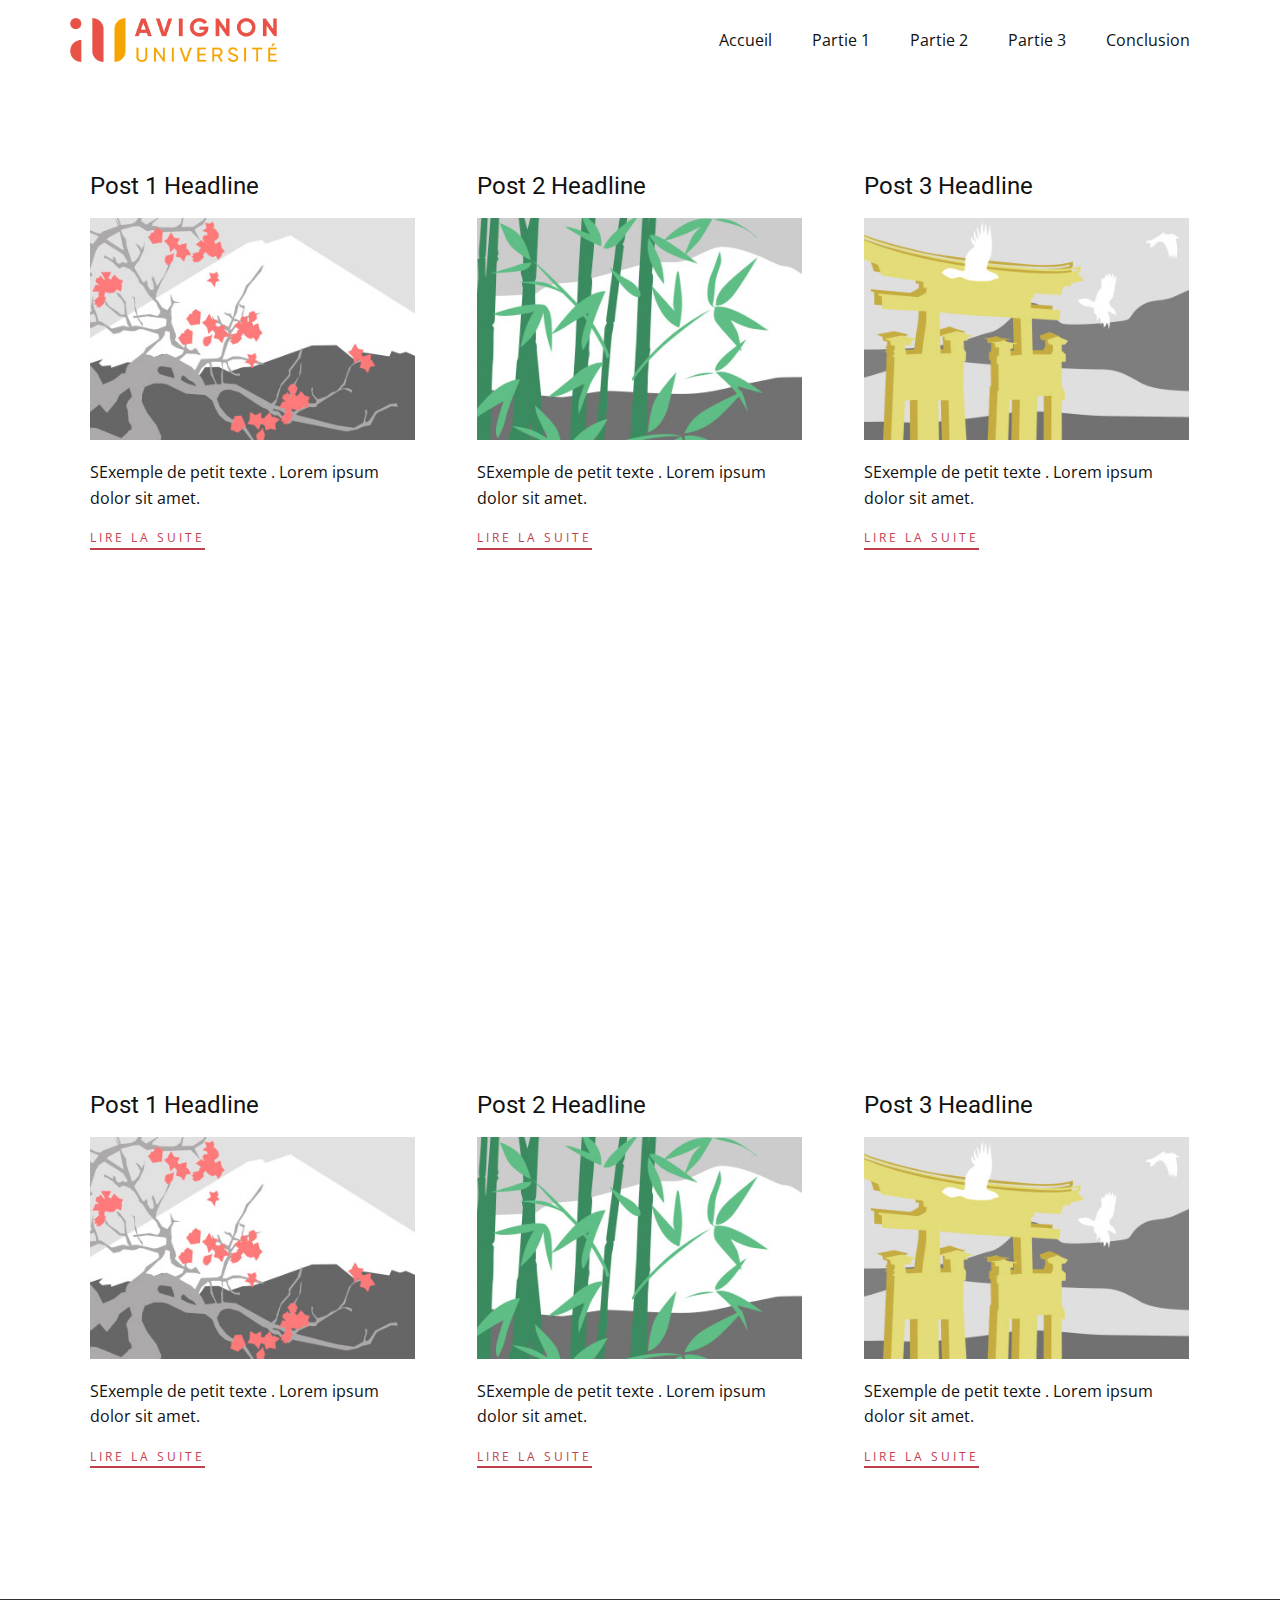
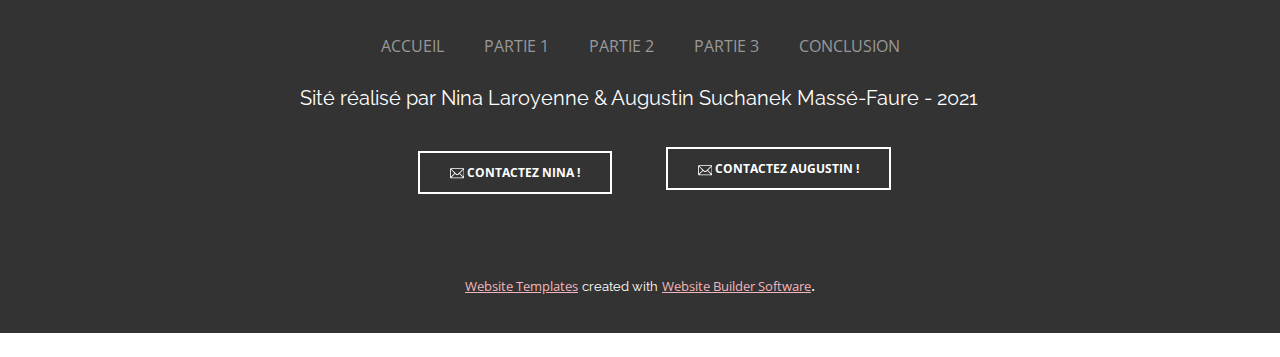
<file: blog/blog.html>
<html style="font-size: 16px;"><head>
    <meta name="viewport" content="width=device-width, initial-scale=1.0">
    <meta charset="utf-8">
    <meta name="keywords" content="">
    <meta name="description" content="">
    <meta name="page_type" content="np-template-header-footer-from-plugin">
    <title>Blog Template</title>
    <link rel="stylesheet" href="../nicepage.css" media="screen">
<link rel="stylesheet" href="../Blog-Template.css" media="screen">
    <script class="u-script" type="text/javascript" src="../jquery.js" defer=""></script>
    <script class="u-script" type="text/javascript" src="../nicepage.js" defer=""></script>
    <meta name="generator" content="Nicepage 3.15.3, nicepage.com">
    <link id="u-theme-google-font" rel="stylesheet" href="https://fonts.googleapis.com/css?family=Roboto:100,100i,300,300i,400,400i,500,500i,700,700i,900,900i|Open+Sans:300,300i,400,400i,600,600i,700,700i,800,800i">
    <link id="u-page-google-font" rel="stylesheet" href="https://fonts.googleapis.com/css?family=Raleway:100,100i,200,200i,300,300i,400,400i,500,500i,600,600i,700,700i,800,800i,900,900i">
    
    
    
    <script type="application/ld+json">{
		"@context": "http://schema.org",
		"@type": "Organization",
		"name": "",
		"url": "index.html",
		"logo": "images/avignon_universite_RVB.png"
}</script>
    <meta property="og:title" content="Blog Template">
    <meta property="og:type" content="website">
    <meta name="theme-color" content="#bf404c">
    <link rel="canonical" href="../index.html">
    <meta property="og:url" content="index.html">
  </head>
  <body class="u-body"><header class="u-align-center-sm u-align-center-xs u-clearfix u-header u-header" id="sec-1e2e"><div class="u-clearfix u-sheet u-sheet-1">
        <a href="../Accueil.html" data-page-id="54986348" class="u-image u-logo u-image-1" data-image-width="591" data-image-height="127" title="Accueil">
          <img src="../images/avignon_universite_RVB.png" class="u-logo-image u-logo-image-1" data-image-width="207">
        </a>
        <nav data-position="" class="u-menu u-menu-dropdown u-offcanvas u-menu-1">
          <div class="menu-collapse">
            <a class="u-button-style u-nav-link" href="#">
              <svg><use xmlns:xlink="http://www.w3.org/1999/xlink" xlink:href="#menu-hamburger"></use></svg>
              <svg version="1.1" xmlns="http://www.w3.org/2000/svg" xmlns:xlink="http://www.w3.org/1999/xlink"><defs><symbol id="menu-hamburger" viewBox="0 0 16 16" style="width: 16px; height: 16px;"><rect y="1" width="16" height="2"></rect><rect y="7" width="16" height="2"></rect><rect y="13" width="16" height="2"></rect>
</symbol>
</defs></svg>
            </a>
          </div>
          <div class="u-nav-container">
            <ul class="u-nav u-unstyled"><li class="u-nav-item"><a class="u-button-style u-nav-link" href="../Accueil.html">Accueil</a>
</li><li class="u-nav-item"><a class="u-button-style u-nav-link" href="../Partie-1.html">Partie 1</a>
</li><li class="u-nav-item"><a class="u-button-style u-nav-link" href="../Partie-2.html">Partie 2</a>
</li><li class="u-nav-item"><a class="u-button-style u-nav-link" href="../Partie-3.html">Partie 3</a>
</li><li class="u-nav-item"><a class="u-button-style u-nav-link" href="../Conclusion.html">Conclusion</a>
</li></ul>
          </div>
          <div class="u-nav-container-collapse">
            <div class="u-black u-container-style u-inner-container-layout u-opacity u-opacity-95 u-sidenav">
              <div class="u-sidenav-overflow">
                <div class="u-menu-close"></div>
                <ul class="u-align-center u-nav u-popupmenu-items u-unstyled u-nav-2"><li class="u-nav-item"><a class="u-button-style u-nav-link" href="../Accueil.html">Accueil</a>
</li><li class="u-nav-item"><a class="u-button-style u-nav-link" href="../Partie-1.html">Partie 1</a>
</li><li class="u-nav-item"><a class="u-button-style u-nav-link" href="../Partie-2.html">Partie 2</a>
</li><li class="u-nav-item"><a class="u-button-style u-nav-link" href="../Partie-3.html">Partie 3</a>
</li><li class="u-nav-item"><a class="u-button-style u-nav-link" href="../Conclusion.html">Conclusion</a>
</li></ul>
              </div>
            </div>
            <div class="u-black u-menu-overlay u-opacity u-opacity-70"></div>
          </div>
        </nav>
      </div></header>
    <section class="u-clearfix u-section-1" id="sec-7af9">
      <div class="u-clearfix u-sheet u-valign-middle u-sheet-1"><!--blog--><!--blog_options_json--><!--{"type":"Recent","source":"","tags":"","count":"","gridProps":[{"mode":"XL","columns":3,"gap":22,"styles":".u-section-1 .u-repeater-1 {grid-auto-rows: [[XL_VALUE]] !important}"},{"mode":"LG","columns":3,"gap":22,"styles":"@media (max-width: 1199px) {.u-section-1 .u-repeater-1 {grid-auto-rows: [[LG_VALUE]] !important}}"},{"mode":"MD","columns":2,"gap":22,"styles":"@media (max-width: 991px) {.u-section-1 .u-repeater-1 {grid-auto-rows: [[MD_VALUE]] !important}}"},{"mode":"SM","columns":1,"gap":22,"styles":"@media (max-width: 767px) {.u-section-1 .u-repeater-1 {grid-auto-rows: [[SM_VALUE]] !important}}"},{"mode":"XS","columns":1,"gap":22,"styles":"@media (max-width: 575px) {.u-section-1 .u-repeater-1 {grid-auto-rows: [[XS_VALUE]] !important}}"}]}--><!--/blog_options_json-->
        <div class="u-blog u-expanded-width u-repeater u-repeater-1"><!--blog_post-->
          <div class="u-blog-post u-container-style u-repeater-item u-white u-repeater-item-1">
            <div class="u-container-layout u-similar-container u-valign-top u-container-layout-1"><!--blog_post_header-->
              <h4 class="u-blog-control u-text u-text-1">
                <a class="u-post-header-link" href="../blog/post.html"><!--blog_post_header_content-->Post 1 Headline<!--/blog_post_header_content--></a>
              </h4><!--/blog_post_header--><!--blog_post_image-->
              <a class="u-post-header-link" href="../blog/post.html"><img alt="" class="u-blog-control u-expanded-width u-image u-image-default u-image-1" src="[data-uri]"></a><!--/blog_post_image--><!--blog_post_content-->
              <div class="u-blog-control u-post-content u-text u-text-2 fr-view">SExemple de petit texte . Lorem ipsum dolor sit amet.</div><!--/blog_post_content--><!--blog_post_readmore-->
              <a href="../blog/post.html" class="u-blog-control u-border-2 u-border-palette-1-base u-btn u-btn-rectangle u-button-style u-none u-btn-1"><!--blog_post_readmore_content-->Lire la suite<!--/blog_post_readmore_content--></a><!--/blog_post_readmore-->
            </div>
          </div><div class="u-blog-post u-container-style u-repeater-item u-video-cover u-white">
            <div class="u-container-layout u-similar-container u-valign-top u-container-layout-2"><!--blog_post_header-->
              <h4 class="u-blog-control u-text u-text-3">
                <a class="u-post-header-link" href="../blog/post-1.html"><!--blog_post_header_content-->Post 2 Headline<!--/blog_post_header_content--></a>
              </h4><!--/blog_post_header--><!--blog_post_image-->
              <a class="u-post-header-link" href="../blog/post-1.html"><img alt="" class="u-blog-control u-expanded-width u-image u-image-default u-image-2" src="[data-uri]"></a><!--/blog_post_image--><!--blog_post_content-->
              <div class="u-blog-control u-post-content u-text u-text-4 fr-view">SExemple de petit texte . Lorem ipsum dolor sit amet.</div><!--/blog_post_content--><!--blog_post_readmore-->
              <a href="../blog/post-1.html" class="u-blog-control u-border-2 u-border-palette-1-base u-btn u-btn-rectangle u-button-style u-none u-btn-2"><!--blog_post_readmore_content-->Lire la suite<!--/blog_post_readmore_content--></a><!--/blog_post_readmore-->
            </div>
          </div><div class="u-blog-post u-container-style u-repeater-item u-video-cover u-white">
            <div class="u-container-layout u-similar-container u-valign-top u-container-layout-3"><!--blog_post_header-->
              <h4 class="u-blog-control u-text u-text-5">
                <a class="u-post-header-link" href="../blog/post-2.html"><!--blog_post_header_content-->Post 3 Headline<!--/blog_post_header_content--></a>
              </h4><!--/blog_post_header--><!--blog_post_image-->
              <a class="u-post-header-link" href="../blog/post-2.html"><img alt="" class="u-blog-control u-expanded-width u-image u-image-default u-image-3" src="[data-uri]"></a><!--/blog_post_image--><!--blog_post_content-->
              <div class="u-blog-control u-post-content u-text u-text-6 fr-view">SExemple de petit texte . Lorem ipsum dolor sit amet.</div><!--/blog_post_content--><!--blog_post_readmore-->
              <a href="../blog/post-2.html" class="u-blog-control u-border-2 u-border-palette-1-base u-btn u-btn-rectangle u-button-style u-none u-btn-3"><!--blog_post_readmore_content-->Lire la suite<!--/blog_post_readmore_content--></a><!--/blog_post_readmore-->
            </div>
          </div><div class="u-blog-post u-container-style u-repeater-item u-white u-repeater-item-1">
            <div class="u-container-layout u-similar-container u-valign-top u-container-layout-1"><!--blog_post_header-->
              <h4 class="u-blog-control u-text u-text-1">
                <a class="u-post-header-link" href="../blog/post-3.html"><!--blog_post_header_content-->Post 1 Headline<!--/blog_post_header_content--></a>
              </h4><!--/blog_post_header--><!--blog_post_image-->
              <a class="u-post-header-link" href="../blog/post-3.html"><img alt="" class="u-blog-control u-expanded-width u-image u-image-default u-image-1" src="[data-uri]"></a><!--/blog_post_image--><!--blog_post_content-->
              <div class="u-blog-control u-post-content u-text u-text-2 fr-view">SExemple de petit texte . Lorem ipsum dolor sit amet.</div><!--/blog_post_content--><!--blog_post_readmore-->
              <a href="../blog/post-3.html" class="u-blog-control u-border-2 u-border-palette-1-base u-btn u-btn-rectangle u-button-style u-none u-btn-1"><!--blog_post_readmore_content-->Lire la suite<!--/blog_post_readmore_content--></a><!--/blog_post_readmore-->
            </div>
          </div><div class="u-blog-post u-container-style u-repeater-item u-video-cover u-white">
            <div class="u-container-layout u-similar-container u-valign-top u-container-layout-2"><!--blog_post_header-->
              <h4 class="u-blog-control u-text u-text-3">
                <a class="u-post-header-link" href="../blog/post-4.html"><!--blog_post_header_content-->Post 2 Headline<!--/blog_post_header_content--></a>
              </h4><!--/blog_post_header--><!--blog_post_image-->
              <a class="u-post-header-link" href="../blog/post-4.html"><img alt="" class="u-blog-control u-expanded-width u-image u-image-default u-image-2" src="[data-uri]"></a><!--/blog_post_image--><!--blog_post_content-->
              <div class="u-blog-control u-post-content u-text u-text-4 fr-view">SExemple de petit texte . Lorem ipsum dolor sit amet.</div><!--/blog_post_content--><!--blog_post_readmore-->
              <a href="../blog/post-4.html" class="u-blog-control u-border-2 u-border-palette-1-base u-btn u-btn-rectangle u-button-style u-none u-btn-2"><!--blog_post_readmore_content-->Lire la suite<!--/blog_post_readmore_content--></a><!--/blog_post_readmore-->
            </div>
          </div><div class="u-blog-post u-container-style u-repeater-item u-video-cover u-white">
            <div class="u-container-layout u-similar-container u-valign-top u-container-layout-3"><!--blog_post_header-->
              <h4 class="u-blog-control u-text u-text-5">
                <a class="u-post-header-link" href="../blog/post-5.html"><!--blog_post_header_content-->Post 3 Headline<!--/blog_post_header_content--></a>
              </h4><!--/blog_post_header--><!--blog_post_image-->
              <a class="u-post-header-link" href="../blog/post-5.html"><img alt="" class="u-blog-control u-expanded-width u-image u-image-default u-image-3" src="[data-uri]"></a><!--/blog_post_image--><!--blog_post_content-->
              <div class="u-blog-control u-post-content u-text u-text-6 fr-view">SExemple de petit texte . Lorem ipsum dolor sit amet.</div><!--/blog_post_content--><!--blog_post_readmore-->
              <a href="../blog/post-5.html" class="u-blog-control u-border-2 u-border-palette-1-base u-btn u-btn-rectangle u-button-style u-none u-btn-3"><!--blog_post_readmore_content-->Lire la suite<!--/blog_post_readmore_content--></a><!--/blog_post_readmore-->
            </div>
          </div><!--/blog_post--><!--blog_post-->
          <!--/blog_post--><!--blog_post-->
          <!--/blog_post-->
        </div><!--/blog-->
      </div>
    </section>
    <section class="u-clearfix u-section-2" id="sec-b6c3">
      <div class="u-clearfix u-sheet u-sheet-1"></div>
    </section>
    
    
    <footer class="u-clearfix u-footer u-grey-80" id="sec-6646"><div class="u-clearfix u-sheet u-sheet-1">
        <div class="u-container-style u-group u-group-1">
          <div class="u-container-layout u-container-layout-1">
            <nav class="u-menu u-menu-dropdown u-offcanvas u-menu-1">
              <div class="menu-collapse" style="text-transform: uppercase;">
                <a class="u-btn-text u-button-style u-nav-link u-text-grey-40" href="#">
                  <svg><use xmlns:xlink="http://www.w3.org/1999/xlink" xlink:href="#menu-hamburger"></use></svg>
                  <svg version="1.1" xmlns="http://www.w3.org/2000/svg" xmlns:xlink="http://www.w3.org/1999/xlink"><defs><symbol id="menu-hamburger" viewBox="0 0 16 16" style="width: 16px; height: 16px;"><rect y="1" width="16" height="2"></rect><rect y="7" width="16" height="2"></rect><rect y="13" width="16" height="2"></rect>
</symbol>
</defs></svg>
                </a>
              </div>
              <div class="u-nav-container">
                <ul class="u-nav u-unstyled u-nav-1"><li class="u-nav-item"><a class="u-btn-text u-button-style u-nav-link u-text-grey-40" href="../Accueil.html">Accueil</a>
</li><li class="u-nav-item"><a class="u-btn-text u-button-style u-nav-link u-text-grey-40" href="../Partie-1.html">Partie 1</a>
</li><li class="u-nav-item"><a class="u-btn-text u-button-style u-nav-link u-text-grey-40" href="../Partie-2.html">Partie 2</a>
</li><li class="u-nav-item"><a class="u-btn-text u-button-style u-nav-link u-text-grey-40" href="../Partie-3.html">Partie 3</a>
</li><li class="u-nav-item"><a class="u-btn-text u-button-style u-nav-link u-text-grey-40" href="../Conclusion.html">Conclusion</a>
</li></ul>
              </div>
              <div class="u-nav-container-collapse">
                <div class="u-black u-container-style u-inner-container-layout u-opacity u-opacity-95 u-sidenav">
                  <div class="u-sidenav-overflow">
                    <div class="u-menu-close"></div>
                    <ul class="u-align-center u-nav u-popupmenu-items u-unstyled u-nav-2"><li class="u-nav-item"><a class="u-btn-text u-button-style u-nav-link" href="../Accueil.html">Accueil</a>
</li><li class="u-nav-item"><a class="u-btn-text u-button-style u-nav-link" href="../Partie-1.html">Partie 1</a>
</li><li class="u-nav-item"><a class="u-btn-text u-button-style u-nav-link" href="../Partie-2.html">Partie 2</a>
</li><li class="u-nav-item"><a class="u-btn-text u-button-style u-nav-link" href="../Partie-3.html">Partie 3</a>
</li><li class="u-nav-item"><a class="u-btn-text u-button-style u-nav-link" href="../Conclusion.html">Conclusion</a>
</li></ul>
                  </div>
                </div>
                <div class="u-black u-menu-overlay u-opacity u-opacity-70"></div>
              </div>
            </nav>
          </div>
        </div>
        <p class="u-custom-font u-font-raleway u-text u-text-1">Sité réalisé par Nina Laroyenne &amp; Augustin Suchanek Massé-Faure - 2021</p>
        <a href="../mailto:nina.laroyenne@alunmi.univ-avignon.fr" class="u-border-2 u-border-white u-btn u-button-style u-hover-black u-none u-text-hover-white u-text-white u-btn-1"><span class="u-icon u-icon-1"><svg class="u-svg-content" viewBox="0 0 512 512" x="0px" y="0px" style="width: 1em; height: 1em;"><g><g><path d="M467,76H45C20.137,76,0,96.262,0,121v270c0,24.885,20.285,45,45,45h422c24.655,0,45-20.03,45-45V121    C512,96.306,491.943,76,467,76z M460.698,106c-9.194,9.145-167.415,166.533-172.878,171.967c-8.5,8.5-19.8,13.18-31.82,13.18    s-23.32-4.681-31.848-13.208C220.478,274.284,64.003,118.634,51.302,106H460.698z M30,384.894V127.125L159.638,256.08L30,384.894z     M51.321,406l129.587-128.763l22.059,21.943c14.166,14.166,33,21.967,53.033,21.967c20.033,0,38.867-7.801,53.005-21.939    l22.087-21.971L460.679,406H51.321z M482,384.894L352.362,256.08L482,127.125V384.894z"></path>
</g>
</g></svg><img></span>&nbsp;Contactez Nina !
        </a>
        <a href="../mailto:augustin.suchanek--masse-faure@alunmi.univ-avignon.fr" class="u-border-2 u-border-white u-btn u-button-style u-hover-black u-none u-text-hover-white u-text-white u-btn-2"><span class="u-icon u-icon-2"><svg class="u-svg-content" viewBox="0 0 512 512" x="0px" y="0px" style="width: 1em; height: 1em;"><g><g><path d="M467,76H45C20.137,76,0,96.262,0,121v270c0,24.885,20.285,45,45,45h422c24.655,0,45-20.03,45-45V121    C512,96.306,491.943,76,467,76z M460.698,106c-9.194,9.145-167.415,166.533-172.878,171.967c-8.5,8.5-19.8,13.18-31.82,13.18    s-23.32-4.681-31.848-13.208C220.478,274.284,64.003,118.634,51.302,106H460.698z M30,384.894V127.125L159.638,256.08L30,384.894z     M51.321,406l129.587-128.763l22.059,21.943c14.166,14.166,33,21.967,53.033,21.967c20.033,0,38.867-7.801,53.005-21.939    l22.087-21.971L460.679,406H51.321z M482,384.894L352.362,256.08L482,127.125V384.894z"></path>
</g>
</g></svg><img></span>&nbsp;Contactez Augustin !
        </a>
      </div></footer>
    <section class="u-backlink u-clearfix u-grey-80">
      <a class="u-link" href="https://nicepage.com/website-templates" target="_blank">
        <span>Website Templates</span>
      </a>
      <p class="u-text">
        <span>created with</span>
      </p>
      <a class="u-link" href="https://nicepage.com/" target="_blank">
        <span>Website Builder Software</span>
      </a>. 
    </section>
  
</body></html>
</file>
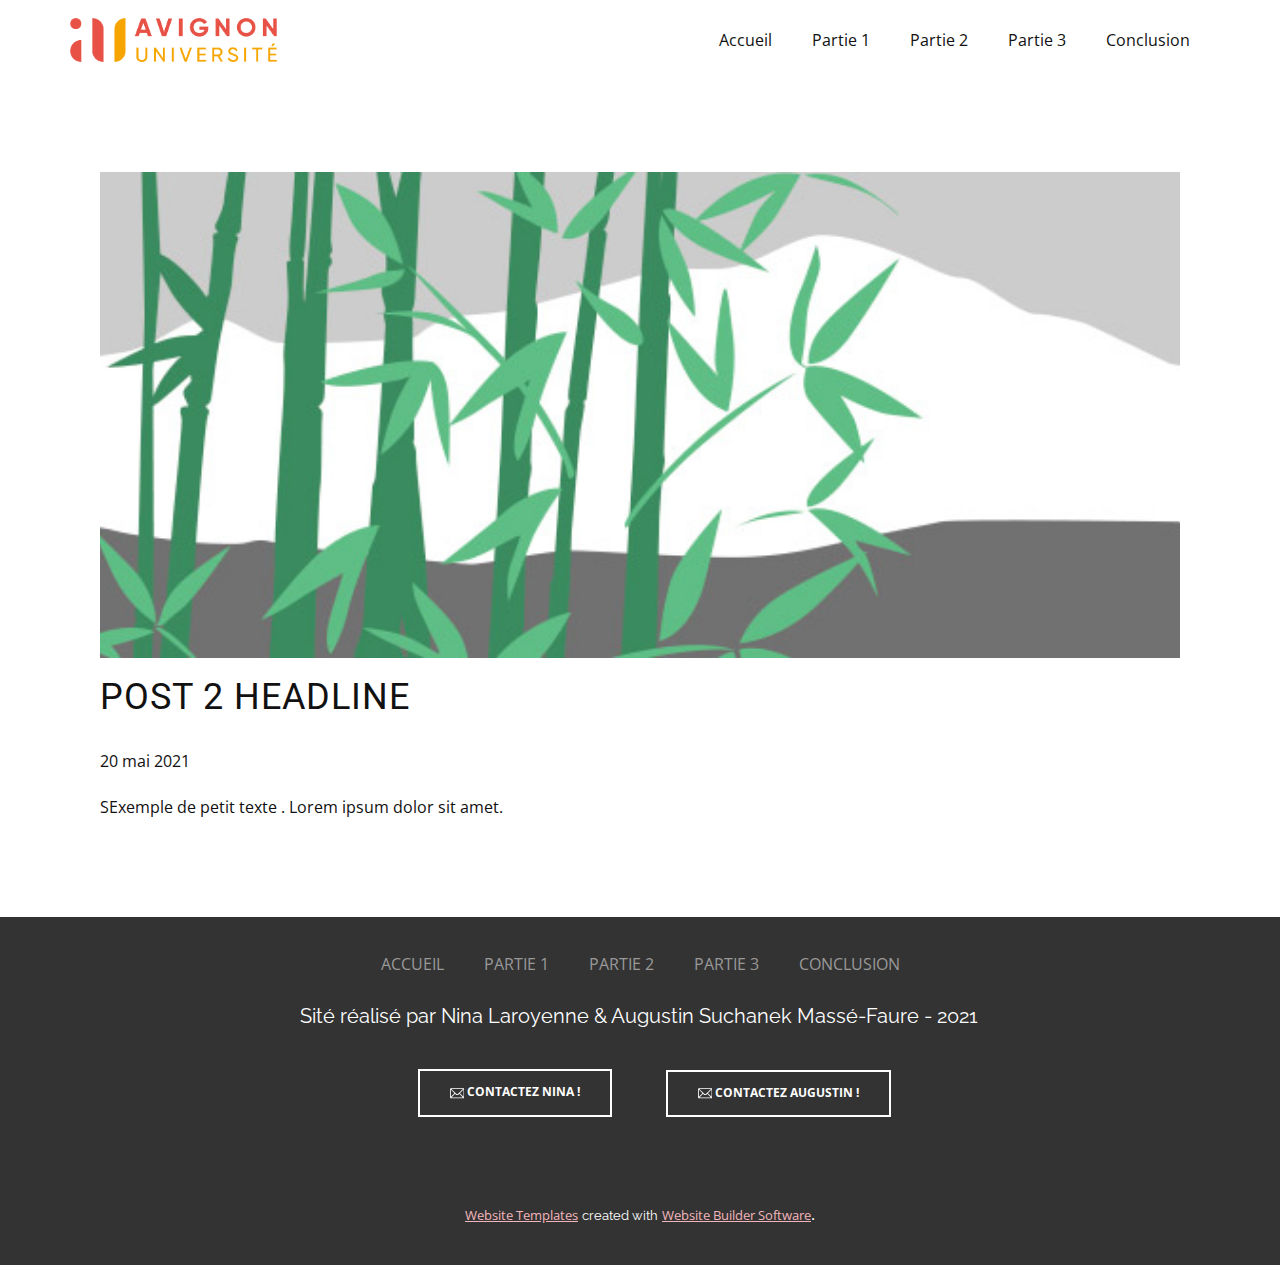
<file: blog/post-1.html>
<!doctype html>
<html style="font-size: 16px;"><head>
    <meta name="viewport" content="width=device-width, initial-scale=1.0">
    <meta charset="utf-8">
    <meta name="keywords" content="Post 1 Headline">
    <meta name="description" content="">
    <meta name="page_type" content="np-template-header-footer-from-plugin">
    <title>Post 2 Headline</title>
    <link rel="stylesheet" href="../nicepage.css" media="screen">
<link rel="stylesheet" href="../Post-Template.css" media="screen">
    <script class="u-script" type="text/javascript" src="../jquery.js" defer=""></script>
    <script class="u-script" type="text/javascript" src="../nicepage.js" defer=""></script>
    <meta name="generator" content="Nicepage 3.15.3, nicepage.com">
    <link id="u-theme-google-font" rel="stylesheet" href="https://fonts.googleapis.com/css?family=Roboto:100,100i,300,300i,400,400i,500,500i,700,700i,900,900i|Open+Sans:300,300i,400,400i,600,600i,700,700i,800,800i">
    <link id="u-page-google-font" rel="stylesheet" href="https://fonts.googleapis.com/css?family=Raleway:100,100i,200,200i,300,300i,400,400i,500,500i,600,600i,700,700i,800,800i,900,900i">
    
    
    <script type="application/ld+json">{
		"@context": "http://schema.org",
		"@type": "Organization",
		"name": "",
		"url": "index.html",
		"logo": "images/avignon_universite_RVB.png"
}</script>
    <meta property="og:title" content="Post Template">
    <meta property="og:type" content="website">
    <meta name="theme-color" content="#bf404c">
    <link rel="canonical" href="../index.html">
    <meta property="og:url" content="index.html">
  </head>
  <body class="u-body"><header class="u-align-center-sm u-align-center-xs u-clearfix u-header u-header" id="sec-1e2e"><div class="u-clearfix u-sheet u-sheet-1">
        <a href="../Accueil.html" data-page-id="54986348" class="u-image u-logo u-image-1" data-image-width="591" data-image-height="127" title="Accueil">
          <img src="../images/avignon_universite_RVB.png" class="u-logo-image u-logo-image-1" data-image-width="207">
        </a>
        <nav data-position="" class="u-menu u-menu-dropdown u-offcanvas u-menu-1">
          <div class="menu-collapse">
            <a class="u-button-style u-nav-link" href="#">
              <svg><use xmlns:xlink="http://www.w3.org/1999/xlink" xlink:href="#menu-hamburger"></use></svg>
              <svg version="1.1" xmlns="http://www.w3.org/2000/svg" xmlns:xlink="http://www.w3.org/1999/xlink"><defs><symbol id="menu-hamburger" viewBox="0 0 16 16" style="width: 16px; height: 16px;"><rect y="1" width="16" height="2"></rect><rect y="7" width="16" height="2"></rect><rect y="13" width="16" height="2"></rect>
</symbol>
</defs></svg>
            </a>
          </div>
          <div class="u-nav-container">
            <ul class="u-nav u-unstyled"><li class="u-nav-item"><a class="u-button-style u-nav-link" href="../Accueil.html">Accueil</a>
</li><li class="u-nav-item"><a class="u-button-style u-nav-link" href="../Partie-1.html">Partie 1</a>
</li><li class="u-nav-item"><a class="u-button-style u-nav-link" href="../Partie-2.html">Partie 2</a>
</li><li class="u-nav-item"><a class="u-button-style u-nav-link" href="../Partie-3.html">Partie 3</a>
</li><li class="u-nav-item"><a class="u-button-style u-nav-link" href="../Conclusion.html">Conclusion</a>
</li></ul>
          </div>
          <div class="u-nav-container-collapse">
            <div class="u-black u-container-style u-inner-container-layout u-opacity u-opacity-95 u-sidenav">
              <div class="u-sidenav-overflow">
                <div class="u-menu-close"></div>
                <ul class="u-align-center u-nav u-popupmenu-items u-unstyled u-nav-2"><li class="u-nav-item"><a class="u-button-style u-nav-link" href="../Accueil.html">Accueil</a>
</li><li class="u-nav-item"><a class="u-button-style u-nav-link" href="../Partie-1.html">Partie 1</a>
</li><li class="u-nav-item"><a class="u-button-style u-nav-link" href="../Partie-2.html">Partie 2</a>
</li><li class="u-nav-item"><a class="u-button-style u-nav-link" href="../Partie-3.html">Partie 3</a>
</li><li class="u-nav-item"><a class="u-button-style u-nav-link" href="../Conclusion.html">Conclusion</a>
</li></ul>
              </div>
            </div>
            <div class="u-black u-menu-overlay u-opacity u-opacity-70"></div>
          </div>
        </nav>
      </div></header>
    <section class="u-align-center u-clearfix u-section-1" id="sec-5745">
      <div class="u-clearfix u-sheet u-valign-middle-md u-valign-middle-sm u-valign-middle-xs u-sheet-1"><!--post_details--><!--post_details_options_json--><!--{"source":""}--><!--/post_details_options_json--><!--blog_post-->
        <div class="u-container-style u-expanded-width u-post-details u-post-details-1">
          <div class="u-container-layout u-valign-middle u-container-layout-1"><!--blog_post_image-->
            <img alt="" class="u-blog-control u-expanded-width u-image u-image-default u-image-1" src="[data-uri]"><!--/blog_post_image--><!--blog_post_header-->
            <h2 class="u-blog-control u-text u-text-1">Post 2 Headline</h2><!--/blog_post_header--><!--blog_post_metadata-->
            <div class="u-blog-control u-metadata u-metadata-1"><!--blog_post_metadata_date-->
              <span class="u-meta-date u-meta-icon">20 mai 2021</span><!--/blog_post_metadata_date--><!--blog_post_metadata_category-->
              <!--/blog_post_metadata_category--><!--blog_post_metadata_comments-->
              <!--/blog_post_metadata_comments-->
            </div><!--/blog_post_metadata--><!--blog_post_content-->
            <div class="u-align-justify u-blog-control u-post-content u-text u-text-2 fr-view">
  SExemple de petit texte . Lorem ipsum dolor sit amet.
  </div><!--/blog_post_content-->
          </div>
        </div><!--/blog_post--><!--/post_details-->
      </div>
    </section>
    
    
    <footer class="u-clearfix u-footer u-grey-80" id="sec-6646"><div class="u-clearfix u-sheet u-sheet-1">
        <div class="u-container-style u-group u-group-1">
          <div class="u-container-layout u-container-layout-1">
            <nav class="u-menu u-menu-dropdown u-offcanvas u-menu-1">
              <div class="menu-collapse" style="text-transform: uppercase;">
                <a class="u-btn-text u-button-style u-nav-link u-text-grey-40" href="#">
                  <svg><use xmlns:xlink="http://www.w3.org/1999/xlink" xlink:href="#menu-hamburger"></use></svg>
                  <svg version="1.1" xmlns="http://www.w3.org/2000/svg" xmlns:xlink="http://www.w3.org/1999/xlink"><defs><symbol id="menu-hamburger" viewBox="0 0 16 16" style="width: 16px; height: 16px;"><rect y="1" width="16" height="2"></rect><rect y="7" width="16" height="2"></rect><rect y="13" width="16" height="2"></rect>
</symbol>
</defs></svg>
                </a>
              </div>
              <div class="u-nav-container">
                <ul class="u-nav u-unstyled u-nav-1"><li class="u-nav-item"><a class="u-btn-text u-button-style u-nav-link u-text-grey-40" href="../Accueil.html">Accueil</a>
</li><li class="u-nav-item"><a class="u-btn-text u-button-style u-nav-link u-text-grey-40" href="../Partie-1.html">Partie 1</a>
</li><li class="u-nav-item"><a class="u-btn-text u-button-style u-nav-link u-text-grey-40" href="../Partie-2.html">Partie 2</a>
</li><li class="u-nav-item"><a class="u-btn-text u-button-style u-nav-link u-text-grey-40" href="../Partie-3.html">Partie 3</a>
</li><li class="u-nav-item"><a class="u-btn-text u-button-style u-nav-link u-text-grey-40" href="../Conclusion.html">Conclusion</a>
</li></ul>
              </div>
              <div class="u-nav-container-collapse">
                <div class="u-black u-container-style u-inner-container-layout u-opacity u-opacity-95 u-sidenav">
                  <div class="u-sidenav-overflow">
                    <div class="u-menu-close"></div>
                    <ul class="u-align-center u-nav u-popupmenu-items u-unstyled u-nav-2"><li class="u-nav-item"><a class="u-btn-text u-button-style u-nav-link" href="../Accueil.html">Accueil</a>
</li><li class="u-nav-item"><a class="u-btn-text u-button-style u-nav-link" href="../Partie-1.html">Partie 1</a>
</li><li class="u-nav-item"><a class="u-btn-text u-button-style u-nav-link" href="../Partie-2.html">Partie 2</a>
</li><li class="u-nav-item"><a class="u-btn-text u-button-style u-nav-link" href="../Partie-3.html">Partie 3</a>
</li><li class="u-nav-item"><a class="u-btn-text u-button-style u-nav-link" href="../Conclusion.html">Conclusion</a>
</li></ul>
                  </div>
                </div>
                <div class="u-black u-menu-overlay u-opacity u-opacity-70"></div>
              </div>
            </nav>
          </div>
        </div>
        <p class="u-custom-font u-font-raleway u-text u-text-1">Sité réalisé par Nina Laroyenne &amp; Augustin Suchanek Massé-Faure - 2021</p>
        <a href="../mailto:nina.laroyenne@alunmi.univ-avignon.fr" class="u-border-2 u-border-white u-btn u-button-style u-hover-black u-none u-text-hover-white u-text-white u-btn-1"><span class="u-icon u-icon-1"><svg class="u-svg-content" viewBox="0 0 512 512" x="0px" y="0px" style="width: 1em; height: 1em;"><g><g><path d="M467,76H45C20.137,76,0,96.262,0,121v270c0,24.885,20.285,45,45,45h422c24.655,0,45-20.03,45-45V121    C512,96.306,491.943,76,467,76z M460.698,106c-9.194,9.145-167.415,166.533-172.878,171.967c-8.5,8.5-19.8,13.18-31.82,13.18    s-23.32-4.681-31.848-13.208C220.478,274.284,64.003,118.634,51.302,106H460.698z M30,384.894V127.125L159.638,256.08L30,384.894z     M51.321,406l129.587-128.763l22.059,21.943c14.166,14.166,33,21.967,53.033,21.967c20.033,0,38.867-7.801,53.005-21.939    l22.087-21.971L460.679,406H51.321z M482,384.894L352.362,256.08L482,127.125V384.894z"></path>
</g>
</g></svg><img></span>&nbsp;Contactez Nina !
        </a>
        <a href="../mailto:augustin.suchanek--masse-faure@alunmi.univ-avignon.fr" class="u-border-2 u-border-white u-btn u-button-style u-hover-black u-none u-text-hover-white u-text-white u-btn-2"><span class="u-icon u-icon-2"><svg class="u-svg-content" viewBox="0 0 512 512" x="0px" y="0px" style="width: 1em; height: 1em;"><g><g><path d="M467,76H45C20.137,76,0,96.262,0,121v270c0,24.885,20.285,45,45,45h422c24.655,0,45-20.03,45-45V121    C512,96.306,491.943,76,467,76z M460.698,106c-9.194,9.145-167.415,166.533-172.878,171.967c-8.5,8.5-19.8,13.18-31.82,13.18    s-23.32-4.681-31.848-13.208C220.478,274.284,64.003,118.634,51.302,106H460.698z M30,384.894V127.125L159.638,256.08L30,384.894z     M51.321,406l129.587-128.763l22.059,21.943c14.166,14.166,33,21.967,53.033,21.967c20.033,0,38.867-7.801,53.005-21.939    l22.087-21.971L460.679,406H51.321z M482,384.894L352.362,256.08L482,127.125V384.894z"></path>
</g>
</g></svg><img></span>&nbsp;Contactez Augustin !
        </a>
      </div></footer>
    <section class="u-backlink u-clearfix u-grey-80">
      <a class="u-link" href="https://nicepage.com/website-templates" target="_blank">
        <span>Website Templates</span>
      </a>
      <p class="u-text">
        <span>created with</span>
      </p>
      <a class="u-link" href="https://nicepage.com/" target="_blank">
        <span>Website Builder Software</span>
      </a>. 
    </section>
  
</body></html>
</file>
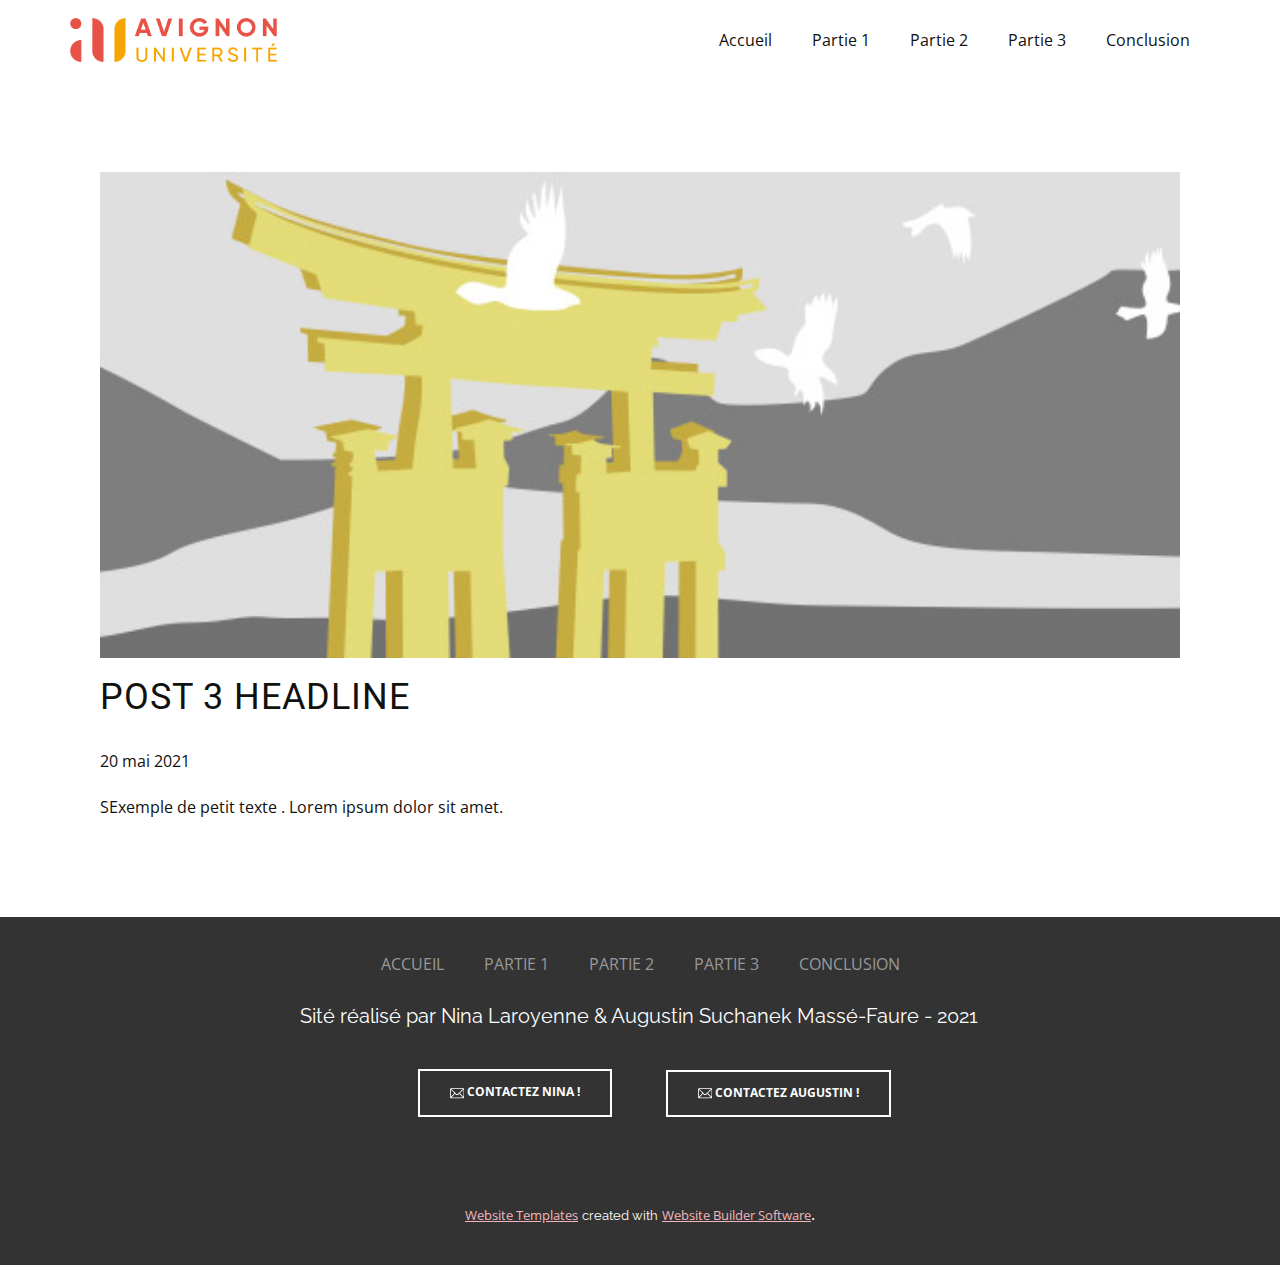
<file: blog/post-2.html>
<!doctype html>
<html style="font-size: 16px;"><head>
    <meta name="viewport" content="width=device-width, initial-scale=1.0">
    <meta charset="utf-8">
    <meta name="keywords" content="Post 1 Headline">
    <meta name="description" content="">
    <meta name="page_type" content="np-template-header-footer-from-plugin">
    <title>Post 3 Headline</title>
    <link rel="stylesheet" href="../nicepage.css" media="screen">
<link rel="stylesheet" href="../Post-Template.css" media="screen">
    <script class="u-script" type="text/javascript" src="../jquery.js" defer=""></script>
    <script class="u-script" type="text/javascript" src="../nicepage.js" defer=""></script>
    <meta name="generator" content="Nicepage 3.15.3, nicepage.com">
    <link id="u-theme-google-font" rel="stylesheet" href="https://fonts.googleapis.com/css?family=Roboto:100,100i,300,300i,400,400i,500,500i,700,700i,900,900i|Open+Sans:300,300i,400,400i,600,600i,700,700i,800,800i">
    <link id="u-page-google-font" rel="stylesheet" href="https://fonts.googleapis.com/css?family=Raleway:100,100i,200,200i,300,300i,400,400i,500,500i,600,600i,700,700i,800,800i,900,900i">
    
    
    <script type="application/ld+json">{
		"@context": "http://schema.org",
		"@type": "Organization",
		"name": "",
		"url": "index.html",
		"logo": "images/avignon_universite_RVB.png"
}</script>
    <meta property="og:title" content="Post Template">
    <meta property="og:type" content="website">
    <meta name="theme-color" content="#bf404c">
    <link rel="canonical" href="../index.html">
    <meta property="og:url" content="index.html">
  </head>
  <body class="u-body"><header class="u-align-center-sm u-align-center-xs u-clearfix u-header u-header" id="sec-1e2e"><div class="u-clearfix u-sheet u-sheet-1">
        <a href="../Accueil.html" data-page-id="54986348" class="u-image u-logo u-image-1" data-image-width="591" data-image-height="127" title="Accueil">
          <img src="../images/avignon_universite_RVB.png" class="u-logo-image u-logo-image-1" data-image-width="207">
        </a>
        <nav data-position="" class="u-menu u-menu-dropdown u-offcanvas u-menu-1">
          <div class="menu-collapse">
            <a class="u-button-style u-nav-link" href="#">
              <svg><use xmlns:xlink="http://www.w3.org/1999/xlink" xlink:href="#menu-hamburger"></use></svg>
              <svg version="1.1" xmlns="http://www.w3.org/2000/svg" xmlns:xlink="http://www.w3.org/1999/xlink"><defs><symbol id="menu-hamburger" viewBox="0 0 16 16" style="width: 16px; height: 16px;"><rect y="1" width="16" height="2"></rect><rect y="7" width="16" height="2"></rect><rect y="13" width="16" height="2"></rect>
</symbol>
</defs></svg>
            </a>
          </div>
          <div class="u-nav-container">
            <ul class="u-nav u-unstyled"><li class="u-nav-item"><a class="u-button-style u-nav-link" href="../Accueil.html">Accueil</a>
</li><li class="u-nav-item"><a class="u-button-style u-nav-link" href="../Partie-1.html">Partie 1</a>
</li><li class="u-nav-item"><a class="u-button-style u-nav-link" href="../Partie-2.html">Partie 2</a>
</li><li class="u-nav-item"><a class="u-button-style u-nav-link" href="../Partie-3.html">Partie 3</a>
</li><li class="u-nav-item"><a class="u-button-style u-nav-link" href="../Conclusion.html">Conclusion</a>
</li></ul>
          </div>
          <div class="u-nav-container-collapse">
            <div class="u-black u-container-style u-inner-container-layout u-opacity u-opacity-95 u-sidenav">
              <div class="u-sidenav-overflow">
                <div class="u-menu-close"></div>
                <ul class="u-align-center u-nav u-popupmenu-items u-unstyled u-nav-2"><li class="u-nav-item"><a class="u-button-style u-nav-link" href="../Accueil.html">Accueil</a>
</li><li class="u-nav-item"><a class="u-button-style u-nav-link" href="../Partie-1.html">Partie 1</a>
</li><li class="u-nav-item"><a class="u-button-style u-nav-link" href="../Partie-2.html">Partie 2</a>
</li><li class="u-nav-item"><a class="u-button-style u-nav-link" href="../Partie-3.html">Partie 3</a>
</li><li class="u-nav-item"><a class="u-button-style u-nav-link" href="../Conclusion.html">Conclusion</a>
</li></ul>
              </div>
            </div>
            <div class="u-black u-menu-overlay u-opacity u-opacity-70"></div>
          </div>
        </nav>
      </div></header>
    <section class="u-align-center u-clearfix u-section-1" id="sec-5745">
      <div class="u-clearfix u-sheet u-valign-middle-md u-valign-middle-sm u-valign-middle-xs u-sheet-1"><!--post_details--><!--post_details_options_json--><!--{"source":""}--><!--/post_details_options_json--><!--blog_post-->
        <div class="u-container-style u-expanded-width u-post-details u-post-details-1">
          <div class="u-container-layout u-valign-middle u-container-layout-1"><!--blog_post_image-->
            <img alt="" class="u-blog-control u-expanded-width u-image u-image-default u-image-1" src="[data-uri]"><!--/blog_post_image--><!--blog_post_header-->
            <h2 class="u-blog-control u-text u-text-1">Post 3 Headline</h2><!--/blog_post_header--><!--blog_post_metadata-->
            <div class="u-blog-control u-metadata u-metadata-1"><!--blog_post_metadata_date-->
              <span class="u-meta-date u-meta-icon">20 mai 2021</span><!--/blog_post_metadata_date--><!--blog_post_metadata_category-->
              <!--/blog_post_metadata_category--><!--blog_post_metadata_comments-->
              <!--/blog_post_metadata_comments-->
            </div><!--/blog_post_metadata--><!--blog_post_content-->
            <div class="u-align-justify u-blog-control u-post-content u-text u-text-2 fr-view">
  SExemple de petit texte . Lorem ipsum dolor sit amet.
  </div><!--/blog_post_content-->
          </div>
        </div><!--/blog_post--><!--/post_details-->
      </div>
    </section>
    
    
    <footer class="u-clearfix u-footer u-grey-80" id="sec-6646"><div class="u-clearfix u-sheet u-sheet-1">
        <div class="u-container-style u-group u-group-1">
          <div class="u-container-layout u-container-layout-1">
            <nav class="u-menu u-menu-dropdown u-offcanvas u-menu-1">
              <div class="menu-collapse" style="text-transform: uppercase;">
                <a class="u-btn-text u-button-style u-nav-link u-text-grey-40" href="#">
                  <svg><use xmlns:xlink="http://www.w3.org/1999/xlink" xlink:href="#menu-hamburger"></use></svg>
                  <svg version="1.1" xmlns="http://www.w3.org/2000/svg" xmlns:xlink="http://www.w3.org/1999/xlink"><defs><symbol id="menu-hamburger" viewBox="0 0 16 16" style="width: 16px; height: 16px;"><rect y="1" width="16" height="2"></rect><rect y="7" width="16" height="2"></rect><rect y="13" width="16" height="2"></rect>
</symbol>
</defs></svg>
                </a>
              </div>
              <div class="u-nav-container">
                <ul class="u-nav u-unstyled u-nav-1"><li class="u-nav-item"><a class="u-btn-text u-button-style u-nav-link u-text-grey-40" href="../Accueil.html">Accueil</a>
</li><li class="u-nav-item"><a class="u-btn-text u-button-style u-nav-link u-text-grey-40" href="../Partie-1.html">Partie 1</a>
</li><li class="u-nav-item"><a class="u-btn-text u-button-style u-nav-link u-text-grey-40" href="../Partie-2.html">Partie 2</a>
</li><li class="u-nav-item"><a class="u-btn-text u-button-style u-nav-link u-text-grey-40" href="../Partie-3.html">Partie 3</a>
</li><li class="u-nav-item"><a class="u-btn-text u-button-style u-nav-link u-text-grey-40" href="../Conclusion.html">Conclusion</a>
</li></ul>
              </div>
              <div class="u-nav-container-collapse">
                <div class="u-black u-container-style u-inner-container-layout u-opacity u-opacity-95 u-sidenav">
                  <div class="u-sidenav-overflow">
                    <div class="u-menu-close"></div>
                    <ul class="u-align-center u-nav u-popupmenu-items u-unstyled u-nav-2"><li class="u-nav-item"><a class="u-btn-text u-button-style u-nav-link" href="../Accueil.html">Accueil</a>
</li><li class="u-nav-item"><a class="u-btn-text u-button-style u-nav-link" href="../Partie-1.html">Partie 1</a>
</li><li class="u-nav-item"><a class="u-btn-text u-button-style u-nav-link" href="../Partie-2.html">Partie 2</a>
</li><li class="u-nav-item"><a class="u-btn-text u-button-style u-nav-link" href="../Partie-3.html">Partie 3</a>
</li><li class="u-nav-item"><a class="u-btn-text u-button-style u-nav-link" href="../Conclusion.html">Conclusion</a>
</li></ul>
                  </div>
                </div>
                <div class="u-black u-menu-overlay u-opacity u-opacity-70"></div>
              </div>
            </nav>
          </div>
        </div>
        <p class="u-custom-font u-font-raleway u-text u-text-1">Sité réalisé par Nina Laroyenne &amp; Augustin Suchanek Massé-Faure - 2021</p>
        <a href="../mailto:nina.laroyenne@alunmi.univ-avignon.fr" class="u-border-2 u-border-white u-btn u-button-style u-hover-black u-none u-text-hover-white u-text-white u-btn-1"><span class="u-icon u-icon-1"><svg class="u-svg-content" viewBox="0 0 512 512" x="0px" y="0px" style="width: 1em; height: 1em;"><g><g><path d="M467,76H45C20.137,76,0,96.262,0,121v270c0,24.885,20.285,45,45,45h422c24.655,0,45-20.03,45-45V121    C512,96.306,491.943,76,467,76z M460.698,106c-9.194,9.145-167.415,166.533-172.878,171.967c-8.5,8.5-19.8,13.18-31.82,13.18    s-23.32-4.681-31.848-13.208C220.478,274.284,64.003,118.634,51.302,106H460.698z M30,384.894V127.125L159.638,256.08L30,384.894z     M51.321,406l129.587-128.763l22.059,21.943c14.166,14.166,33,21.967,53.033,21.967c20.033,0,38.867-7.801,53.005-21.939    l22.087-21.971L460.679,406H51.321z M482,384.894L352.362,256.08L482,127.125V384.894z"></path>
</g>
</g></svg><img></span>&nbsp;Contactez Nina !
        </a>
        <a href="../mailto:augustin.suchanek--masse-faure@alunmi.univ-avignon.fr" class="u-border-2 u-border-white u-btn u-button-style u-hover-black u-none u-text-hover-white u-text-white u-btn-2"><span class="u-icon u-icon-2"><svg class="u-svg-content" viewBox="0 0 512 512" x="0px" y="0px" style="width: 1em; height: 1em;"><g><g><path d="M467,76H45C20.137,76,0,96.262,0,121v270c0,24.885,20.285,45,45,45h422c24.655,0,45-20.03,45-45V121    C512,96.306,491.943,76,467,76z M460.698,106c-9.194,9.145-167.415,166.533-172.878,171.967c-8.5,8.5-19.8,13.18-31.82,13.18    s-23.32-4.681-31.848-13.208C220.478,274.284,64.003,118.634,51.302,106H460.698z M30,384.894V127.125L159.638,256.08L30,384.894z     M51.321,406l129.587-128.763l22.059,21.943c14.166,14.166,33,21.967,53.033,21.967c20.033,0,38.867-7.801,53.005-21.939    l22.087-21.971L460.679,406H51.321z M482,384.894L352.362,256.08L482,127.125V384.894z"></path>
</g>
</g></svg><img></span>&nbsp;Contactez Augustin !
        </a>
      </div></footer>
    <section class="u-backlink u-clearfix u-grey-80">
      <a class="u-link" href="https://nicepage.com/website-templates" target="_blank">
        <span>Website Templates</span>
      </a>
      <p class="u-text">
        <span>created with</span>
      </p>
      <a class="u-link" href="https://nicepage.com/" target="_blank">
        <span>Website Builder Software</span>
      </a>. 
    </section>
  
</body></html>
</file>
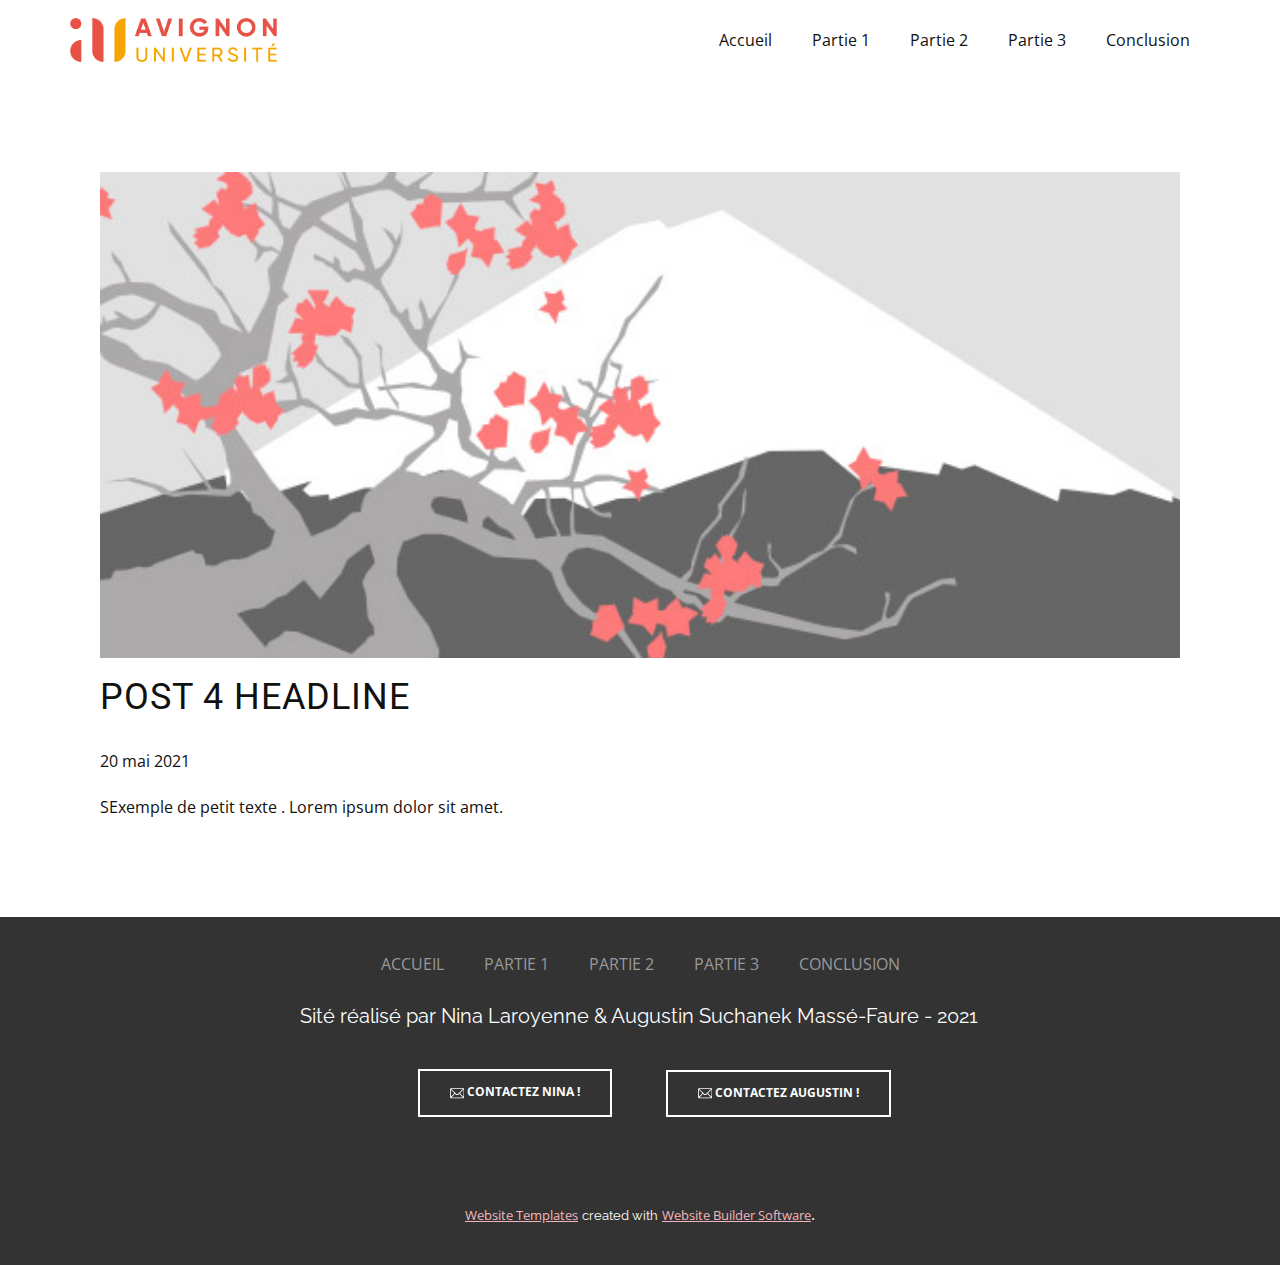
<file: blog/post-3.html>
<!doctype html>
<html style="font-size: 16px;"><head>
    <meta name="viewport" content="width=device-width, initial-scale=1.0">
    <meta charset="utf-8">
    <meta name="keywords" content="Post 1 Headline">
    <meta name="description" content="">
    <meta name="page_type" content="np-template-header-footer-from-plugin">
    <title>Post 4 Headline</title>
    <link rel="stylesheet" href="../nicepage.css" media="screen">
<link rel="stylesheet" href="../Post-Template.css" media="screen">
    <script class="u-script" type="text/javascript" src="../jquery.js" defer=""></script>
    <script class="u-script" type="text/javascript" src="../nicepage.js" defer=""></script>
    <meta name="generator" content="Nicepage 3.15.3, nicepage.com">
    <link id="u-theme-google-font" rel="stylesheet" href="https://fonts.googleapis.com/css?family=Roboto:100,100i,300,300i,400,400i,500,500i,700,700i,900,900i|Open+Sans:300,300i,400,400i,600,600i,700,700i,800,800i">
    <link id="u-page-google-font" rel="stylesheet" href="https://fonts.googleapis.com/css?family=Raleway:100,100i,200,200i,300,300i,400,400i,500,500i,600,600i,700,700i,800,800i,900,900i">
    
    
    <script type="application/ld+json">{
		"@context": "http://schema.org",
		"@type": "Organization",
		"name": "",
		"url": "index.html",
		"logo": "images/avignon_universite_RVB.png"
}</script>
    <meta property="og:title" content="Post Template">
    <meta property="og:type" content="website">
    <meta name="theme-color" content="#bf404c">
    <link rel="canonical" href="../index.html">
    <meta property="og:url" content="index.html">
  </head>
  <body class="u-body"><header class="u-align-center-sm u-align-center-xs u-clearfix u-header u-header" id="sec-1e2e"><div class="u-clearfix u-sheet u-sheet-1">
        <a href="../Accueil.html" data-page-id="54986348" class="u-image u-logo u-image-1" data-image-width="591" data-image-height="127" title="Accueil">
          <img src="../images/avignon_universite_RVB.png" class="u-logo-image u-logo-image-1" data-image-width="207">
        </a>
        <nav data-position="" class="u-menu u-menu-dropdown u-offcanvas u-menu-1">
          <div class="menu-collapse">
            <a class="u-button-style u-nav-link" href="#">
              <svg><use xmlns:xlink="http://www.w3.org/1999/xlink" xlink:href="#menu-hamburger"></use></svg>
              <svg version="1.1" xmlns="http://www.w3.org/2000/svg" xmlns:xlink="http://www.w3.org/1999/xlink"><defs><symbol id="menu-hamburger" viewBox="0 0 16 16" style="width: 16px; height: 16px;"><rect y="1" width="16" height="2"></rect><rect y="7" width="16" height="2"></rect><rect y="13" width="16" height="2"></rect>
</symbol>
</defs></svg>
            </a>
          </div>
          <div class="u-nav-container">
            <ul class="u-nav u-unstyled"><li class="u-nav-item"><a class="u-button-style u-nav-link" href="../Accueil.html">Accueil</a>
</li><li class="u-nav-item"><a class="u-button-style u-nav-link" href="../Partie-1.html">Partie 1</a>
</li><li class="u-nav-item"><a class="u-button-style u-nav-link" href="../Partie-2.html">Partie 2</a>
</li><li class="u-nav-item"><a class="u-button-style u-nav-link" href="../Partie-3.html">Partie 3</a>
</li><li class="u-nav-item"><a class="u-button-style u-nav-link" href="../Conclusion.html">Conclusion</a>
</li></ul>
          </div>
          <div class="u-nav-container-collapse">
            <div class="u-black u-container-style u-inner-container-layout u-opacity u-opacity-95 u-sidenav">
              <div class="u-sidenav-overflow">
                <div class="u-menu-close"></div>
                <ul class="u-align-center u-nav u-popupmenu-items u-unstyled u-nav-2"><li class="u-nav-item"><a class="u-button-style u-nav-link" href="../Accueil.html">Accueil</a>
</li><li class="u-nav-item"><a class="u-button-style u-nav-link" href="../Partie-1.html">Partie 1</a>
</li><li class="u-nav-item"><a class="u-button-style u-nav-link" href="../Partie-2.html">Partie 2</a>
</li><li class="u-nav-item"><a class="u-button-style u-nav-link" href="../Partie-3.html">Partie 3</a>
</li><li class="u-nav-item"><a class="u-button-style u-nav-link" href="../Conclusion.html">Conclusion</a>
</li></ul>
              </div>
            </div>
            <div class="u-black u-menu-overlay u-opacity u-opacity-70"></div>
          </div>
        </nav>
      </div></header>
    <section class="u-align-center u-clearfix u-section-1" id="sec-5745">
      <div class="u-clearfix u-sheet u-valign-middle-md u-valign-middle-sm u-valign-middle-xs u-sheet-1"><!--post_details--><!--post_details_options_json--><!--{"source":""}--><!--/post_details_options_json--><!--blog_post-->
        <div class="u-container-style u-expanded-width u-post-details u-post-details-1">
          <div class="u-container-layout u-valign-middle u-container-layout-1"><!--blog_post_image-->
            <img alt="" class="u-blog-control u-expanded-width u-image u-image-default u-image-1" src="[data-uri]"><!--/blog_post_image--><!--blog_post_header-->
            <h2 class="u-blog-control u-text u-text-1">Post 4 Headline</h2><!--/blog_post_header--><!--blog_post_metadata-->
            <div class="u-blog-control u-metadata u-metadata-1"><!--blog_post_metadata_date-->
              <span class="u-meta-date u-meta-icon">20 mai 2021</span><!--/blog_post_metadata_date--><!--blog_post_metadata_category-->
              <!--/blog_post_metadata_category--><!--blog_post_metadata_comments-->
              <!--/blog_post_metadata_comments-->
            </div><!--/blog_post_metadata--><!--blog_post_content-->
            <div class="u-align-justify u-blog-control u-post-content u-text u-text-2 fr-view">
  SExemple de petit texte . Lorem ipsum dolor sit amet.
  </div><!--/blog_post_content-->
          </div>
        </div><!--/blog_post--><!--/post_details-->
      </div>
    </section>
    
    
    <footer class="u-clearfix u-footer u-grey-80" id="sec-6646"><div class="u-clearfix u-sheet u-sheet-1">
        <div class="u-container-style u-group u-group-1">
          <div class="u-container-layout u-container-layout-1">
            <nav class="u-menu u-menu-dropdown u-offcanvas u-menu-1">
              <div class="menu-collapse" style="text-transform: uppercase;">
                <a class="u-btn-text u-button-style u-nav-link u-text-grey-40" href="#">
                  <svg><use xmlns:xlink="http://www.w3.org/1999/xlink" xlink:href="#menu-hamburger"></use></svg>
                  <svg version="1.1" xmlns="http://www.w3.org/2000/svg" xmlns:xlink="http://www.w3.org/1999/xlink"><defs><symbol id="menu-hamburger" viewBox="0 0 16 16" style="width: 16px; height: 16px;"><rect y="1" width="16" height="2"></rect><rect y="7" width="16" height="2"></rect><rect y="13" width="16" height="2"></rect>
</symbol>
</defs></svg>
                </a>
              </div>
              <div class="u-nav-container">
                <ul class="u-nav u-unstyled u-nav-1"><li class="u-nav-item"><a class="u-btn-text u-button-style u-nav-link u-text-grey-40" href="../Accueil.html">Accueil</a>
</li><li class="u-nav-item"><a class="u-btn-text u-button-style u-nav-link u-text-grey-40" href="../Partie-1.html">Partie 1</a>
</li><li class="u-nav-item"><a class="u-btn-text u-button-style u-nav-link u-text-grey-40" href="../Partie-2.html">Partie 2</a>
</li><li class="u-nav-item"><a class="u-btn-text u-button-style u-nav-link u-text-grey-40" href="../Partie-3.html">Partie 3</a>
</li><li class="u-nav-item"><a class="u-btn-text u-button-style u-nav-link u-text-grey-40" href="../Conclusion.html">Conclusion</a>
</li></ul>
              </div>
              <div class="u-nav-container-collapse">
                <div class="u-black u-container-style u-inner-container-layout u-opacity u-opacity-95 u-sidenav">
                  <div class="u-sidenav-overflow">
                    <div class="u-menu-close"></div>
                    <ul class="u-align-center u-nav u-popupmenu-items u-unstyled u-nav-2"><li class="u-nav-item"><a class="u-btn-text u-button-style u-nav-link" href="../Accueil.html">Accueil</a>
</li><li class="u-nav-item"><a class="u-btn-text u-button-style u-nav-link" href="../Partie-1.html">Partie 1</a>
</li><li class="u-nav-item"><a class="u-btn-text u-button-style u-nav-link" href="../Partie-2.html">Partie 2</a>
</li><li class="u-nav-item"><a class="u-btn-text u-button-style u-nav-link" href="../Partie-3.html">Partie 3</a>
</li><li class="u-nav-item"><a class="u-btn-text u-button-style u-nav-link" href="../Conclusion.html">Conclusion</a>
</li></ul>
                  </div>
                </div>
                <div class="u-black u-menu-overlay u-opacity u-opacity-70"></div>
              </div>
            </nav>
          </div>
        </div>
        <p class="u-custom-font u-font-raleway u-text u-text-1">Sité réalisé par Nina Laroyenne &amp; Augustin Suchanek Massé-Faure - 2021</p>
        <a href="../mailto:nina.laroyenne@alunmi.univ-avignon.fr" class="u-border-2 u-border-white u-btn u-button-style u-hover-black u-none u-text-hover-white u-text-white u-btn-1"><span class="u-icon u-icon-1"><svg class="u-svg-content" viewBox="0 0 512 512" x="0px" y="0px" style="width: 1em; height: 1em;"><g><g><path d="M467,76H45C20.137,76,0,96.262,0,121v270c0,24.885,20.285,45,45,45h422c24.655,0,45-20.03,45-45V121    C512,96.306,491.943,76,467,76z M460.698,106c-9.194,9.145-167.415,166.533-172.878,171.967c-8.5,8.5-19.8,13.18-31.82,13.18    s-23.32-4.681-31.848-13.208C220.478,274.284,64.003,118.634,51.302,106H460.698z M30,384.894V127.125L159.638,256.08L30,384.894z     M51.321,406l129.587-128.763l22.059,21.943c14.166,14.166,33,21.967,53.033,21.967c20.033,0,38.867-7.801,53.005-21.939    l22.087-21.971L460.679,406H51.321z M482,384.894L352.362,256.08L482,127.125V384.894z"></path>
</g>
</g></svg><img></span>&nbsp;Contactez Nina !
        </a>
        <a href="../mailto:augustin.suchanek--masse-faure@alunmi.univ-avignon.fr" class="u-border-2 u-border-white u-btn u-button-style u-hover-black u-none u-text-hover-white u-text-white u-btn-2"><span class="u-icon u-icon-2"><svg class="u-svg-content" viewBox="0 0 512 512" x="0px" y="0px" style="width: 1em; height: 1em;"><g><g><path d="M467,76H45C20.137,76,0,96.262,0,121v270c0,24.885,20.285,45,45,45h422c24.655,0,45-20.03,45-45V121    C512,96.306,491.943,76,467,76z M460.698,106c-9.194,9.145-167.415,166.533-172.878,171.967c-8.5,8.5-19.8,13.18-31.82,13.18    s-23.32-4.681-31.848-13.208C220.478,274.284,64.003,118.634,51.302,106H460.698z M30,384.894V127.125L159.638,256.08L30,384.894z     M51.321,406l129.587-128.763l22.059,21.943c14.166,14.166,33,21.967,53.033,21.967c20.033,0,38.867-7.801,53.005-21.939    l22.087-21.971L460.679,406H51.321z M482,384.894L352.362,256.08L482,127.125V384.894z"></path>
</g>
</g></svg><img></span>&nbsp;Contactez Augustin !
        </a>
      </div></footer>
    <section class="u-backlink u-clearfix u-grey-80">
      <a class="u-link" href="https://nicepage.com/website-templates" target="_blank">
        <span>Website Templates</span>
      </a>
      <p class="u-text">
        <span>created with</span>
      </p>
      <a class="u-link" href="https://nicepage.com/" target="_blank">
        <span>Website Builder Software</span>
      </a>. 
    </section>
  
</body></html>
</file>
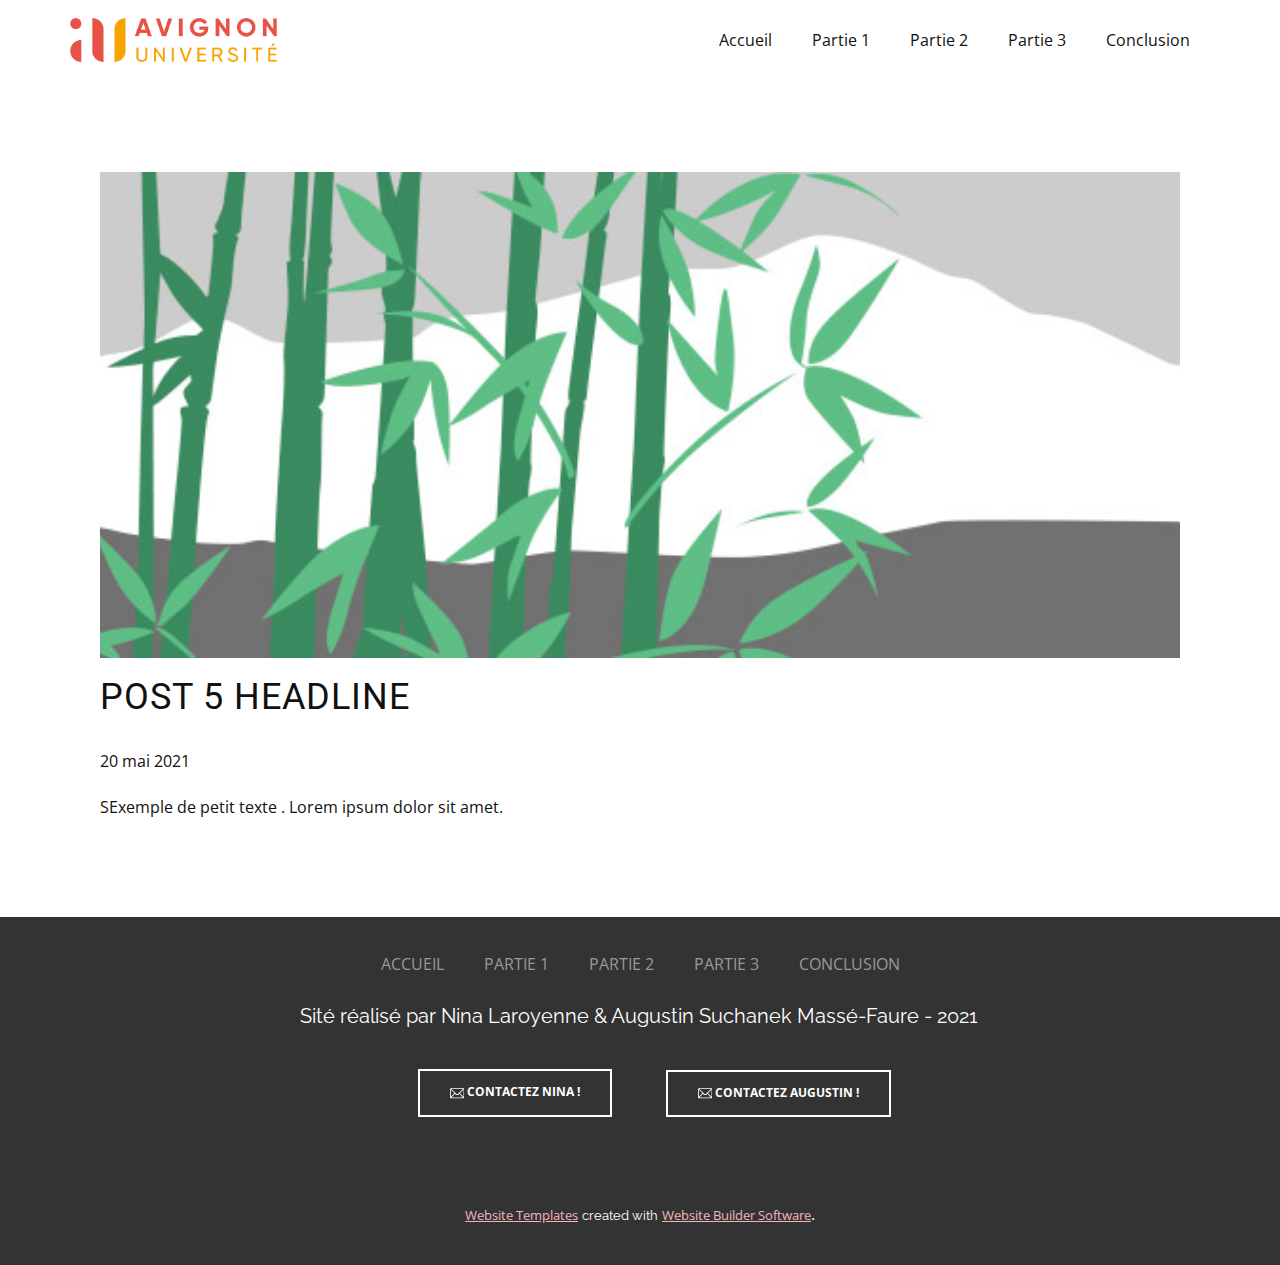
<file: blog/post-4.html>
<!doctype html>
<html style="font-size: 16px;"><head>
    <meta name="viewport" content="width=device-width, initial-scale=1.0">
    <meta charset="utf-8">
    <meta name="keywords" content="Post 1 Headline">
    <meta name="description" content="">
    <meta name="page_type" content="np-template-header-footer-from-plugin">
    <title>Post 5 Headline</title>
    <link rel="stylesheet" href="../nicepage.css" media="screen">
<link rel="stylesheet" href="../Post-Template.css" media="screen">
    <script class="u-script" type="text/javascript" src="../jquery.js" defer=""></script>
    <script class="u-script" type="text/javascript" src="../nicepage.js" defer=""></script>
    <meta name="generator" content="Nicepage 3.15.3, nicepage.com">
    <link id="u-theme-google-font" rel="stylesheet" href="https://fonts.googleapis.com/css?family=Roboto:100,100i,300,300i,400,400i,500,500i,700,700i,900,900i|Open+Sans:300,300i,400,400i,600,600i,700,700i,800,800i">
    <link id="u-page-google-font" rel="stylesheet" href="https://fonts.googleapis.com/css?family=Raleway:100,100i,200,200i,300,300i,400,400i,500,500i,600,600i,700,700i,800,800i,900,900i">
    
    
    <script type="application/ld+json">{
		"@context": "http://schema.org",
		"@type": "Organization",
		"name": "",
		"url": "index.html",
		"logo": "images/avignon_universite_RVB.png"
}</script>
    <meta property="og:title" content="Post Template">
    <meta property="og:type" content="website">
    <meta name="theme-color" content="#bf404c">
    <link rel="canonical" href="../index.html">
    <meta property="og:url" content="index.html">
  </head>
  <body class="u-body"><header class="u-align-center-sm u-align-center-xs u-clearfix u-header u-header" id="sec-1e2e"><div class="u-clearfix u-sheet u-sheet-1">
        <a href="../Accueil.html" data-page-id="54986348" class="u-image u-logo u-image-1" data-image-width="591" data-image-height="127" title="Accueil">
          <img src="../images/avignon_universite_RVB.png" class="u-logo-image u-logo-image-1" data-image-width="207">
        </a>
        <nav data-position="" class="u-menu u-menu-dropdown u-offcanvas u-menu-1">
          <div class="menu-collapse">
            <a class="u-button-style u-nav-link" href="#">
              <svg><use xmlns:xlink="http://www.w3.org/1999/xlink" xlink:href="#menu-hamburger"></use></svg>
              <svg version="1.1" xmlns="http://www.w3.org/2000/svg" xmlns:xlink="http://www.w3.org/1999/xlink"><defs><symbol id="menu-hamburger" viewBox="0 0 16 16" style="width: 16px; height: 16px;"><rect y="1" width="16" height="2"></rect><rect y="7" width="16" height="2"></rect><rect y="13" width="16" height="2"></rect>
</symbol>
</defs></svg>
            </a>
          </div>
          <div class="u-nav-container">
            <ul class="u-nav u-unstyled"><li class="u-nav-item"><a class="u-button-style u-nav-link" href="../Accueil.html">Accueil</a>
</li><li class="u-nav-item"><a class="u-button-style u-nav-link" href="../Partie-1.html">Partie 1</a>
</li><li class="u-nav-item"><a class="u-button-style u-nav-link" href="../Partie-2.html">Partie 2</a>
</li><li class="u-nav-item"><a class="u-button-style u-nav-link" href="../Partie-3.html">Partie 3</a>
</li><li class="u-nav-item"><a class="u-button-style u-nav-link" href="../Conclusion.html">Conclusion</a>
</li></ul>
          </div>
          <div class="u-nav-container-collapse">
            <div class="u-black u-container-style u-inner-container-layout u-opacity u-opacity-95 u-sidenav">
              <div class="u-sidenav-overflow">
                <div class="u-menu-close"></div>
                <ul class="u-align-center u-nav u-popupmenu-items u-unstyled u-nav-2"><li class="u-nav-item"><a class="u-button-style u-nav-link" href="../Accueil.html">Accueil</a>
</li><li class="u-nav-item"><a class="u-button-style u-nav-link" href="../Partie-1.html">Partie 1</a>
</li><li class="u-nav-item"><a class="u-button-style u-nav-link" href="../Partie-2.html">Partie 2</a>
</li><li class="u-nav-item"><a class="u-button-style u-nav-link" href="../Partie-3.html">Partie 3</a>
</li><li class="u-nav-item"><a class="u-button-style u-nav-link" href="../Conclusion.html">Conclusion</a>
</li></ul>
              </div>
            </div>
            <div class="u-black u-menu-overlay u-opacity u-opacity-70"></div>
          </div>
        </nav>
      </div></header>
    <section class="u-align-center u-clearfix u-section-1" id="sec-5745">
      <div class="u-clearfix u-sheet u-valign-middle-md u-valign-middle-sm u-valign-middle-xs u-sheet-1"><!--post_details--><!--post_details_options_json--><!--{"source":""}--><!--/post_details_options_json--><!--blog_post-->
        <div class="u-container-style u-expanded-width u-post-details u-post-details-1">
          <div class="u-container-layout u-valign-middle u-container-layout-1"><!--blog_post_image-->
            <img alt="" class="u-blog-control u-expanded-width u-image u-image-default u-image-1" src="[data-uri]"><!--/blog_post_image--><!--blog_post_header-->
            <h2 class="u-blog-control u-text u-text-1">Post 5 Headline</h2><!--/blog_post_header--><!--blog_post_metadata-->
            <div class="u-blog-control u-metadata u-metadata-1"><!--blog_post_metadata_date-->
              <span class="u-meta-date u-meta-icon">20 mai 2021</span><!--/blog_post_metadata_date--><!--blog_post_metadata_category-->
              <!--/blog_post_metadata_category--><!--blog_post_metadata_comments-->
              <!--/blog_post_metadata_comments-->
            </div><!--/blog_post_metadata--><!--blog_post_content-->
            <div class="u-align-justify u-blog-control u-post-content u-text u-text-2 fr-view">
  SExemple de petit texte . Lorem ipsum dolor sit amet.
  </div><!--/blog_post_content-->
          </div>
        </div><!--/blog_post--><!--/post_details-->
      </div>
    </section>
    
    
    <footer class="u-clearfix u-footer u-grey-80" id="sec-6646"><div class="u-clearfix u-sheet u-sheet-1">
        <div class="u-container-style u-group u-group-1">
          <div class="u-container-layout u-container-layout-1">
            <nav class="u-menu u-menu-dropdown u-offcanvas u-menu-1">
              <div class="menu-collapse" style="text-transform: uppercase;">
                <a class="u-btn-text u-button-style u-nav-link u-text-grey-40" href="#">
                  <svg><use xmlns:xlink="http://www.w3.org/1999/xlink" xlink:href="#menu-hamburger"></use></svg>
                  <svg version="1.1" xmlns="http://www.w3.org/2000/svg" xmlns:xlink="http://www.w3.org/1999/xlink"><defs><symbol id="menu-hamburger" viewBox="0 0 16 16" style="width: 16px; height: 16px;"><rect y="1" width="16" height="2"></rect><rect y="7" width="16" height="2"></rect><rect y="13" width="16" height="2"></rect>
</symbol>
</defs></svg>
                </a>
              </div>
              <div class="u-nav-container">
                <ul class="u-nav u-unstyled u-nav-1"><li class="u-nav-item"><a class="u-btn-text u-button-style u-nav-link u-text-grey-40" href="../Accueil.html">Accueil</a>
</li><li class="u-nav-item"><a class="u-btn-text u-button-style u-nav-link u-text-grey-40" href="../Partie-1.html">Partie 1</a>
</li><li class="u-nav-item"><a class="u-btn-text u-button-style u-nav-link u-text-grey-40" href="../Partie-2.html">Partie 2</a>
</li><li class="u-nav-item"><a class="u-btn-text u-button-style u-nav-link u-text-grey-40" href="../Partie-3.html">Partie 3</a>
</li><li class="u-nav-item"><a class="u-btn-text u-button-style u-nav-link u-text-grey-40" href="../Conclusion.html">Conclusion</a>
</li></ul>
              </div>
              <div class="u-nav-container-collapse">
                <div class="u-black u-container-style u-inner-container-layout u-opacity u-opacity-95 u-sidenav">
                  <div class="u-sidenav-overflow">
                    <div class="u-menu-close"></div>
                    <ul class="u-align-center u-nav u-popupmenu-items u-unstyled u-nav-2"><li class="u-nav-item"><a class="u-btn-text u-button-style u-nav-link" href="../Accueil.html">Accueil</a>
</li><li class="u-nav-item"><a class="u-btn-text u-button-style u-nav-link" href="../Partie-1.html">Partie 1</a>
</li><li class="u-nav-item"><a class="u-btn-text u-button-style u-nav-link" href="../Partie-2.html">Partie 2</a>
</li><li class="u-nav-item"><a class="u-btn-text u-button-style u-nav-link" href="../Partie-3.html">Partie 3</a>
</li><li class="u-nav-item"><a class="u-btn-text u-button-style u-nav-link" href="../Conclusion.html">Conclusion</a>
</li></ul>
                  </div>
                </div>
                <div class="u-black u-menu-overlay u-opacity u-opacity-70"></div>
              </div>
            </nav>
          </div>
        </div>
        <p class="u-custom-font u-font-raleway u-text u-text-1">Sité réalisé par Nina Laroyenne &amp; Augustin Suchanek Massé-Faure - 2021</p>
        <a href="../mailto:nina.laroyenne@alunmi.univ-avignon.fr" class="u-border-2 u-border-white u-btn u-button-style u-hover-black u-none u-text-hover-white u-text-white u-btn-1"><span class="u-icon u-icon-1"><svg class="u-svg-content" viewBox="0 0 512 512" x="0px" y="0px" style="width: 1em; height: 1em;"><g><g><path d="M467,76H45C20.137,76,0,96.262,0,121v270c0,24.885,20.285,45,45,45h422c24.655,0,45-20.03,45-45V121    C512,96.306,491.943,76,467,76z M460.698,106c-9.194,9.145-167.415,166.533-172.878,171.967c-8.5,8.5-19.8,13.18-31.82,13.18    s-23.32-4.681-31.848-13.208C220.478,274.284,64.003,118.634,51.302,106H460.698z M30,384.894V127.125L159.638,256.08L30,384.894z     M51.321,406l129.587-128.763l22.059,21.943c14.166,14.166,33,21.967,53.033,21.967c20.033,0,38.867-7.801,53.005-21.939    l22.087-21.971L460.679,406H51.321z M482,384.894L352.362,256.08L482,127.125V384.894z"></path>
</g>
</g></svg><img></span>&nbsp;Contactez Nina !
        </a>
        <a href="../mailto:augustin.suchanek--masse-faure@alunmi.univ-avignon.fr" class="u-border-2 u-border-white u-btn u-button-style u-hover-black u-none u-text-hover-white u-text-white u-btn-2"><span class="u-icon u-icon-2"><svg class="u-svg-content" viewBox="0 0 512 512" x="0px" y="0px" style="width: 1em; height: 1em;"><g><g><path d="M467,76H45C20.137,76,0,96.262,0,121v270c0,24.885,20.285,45,45,45h422c24.655,0,45-20.03,45-45V121    C512,96.306,491.943,76,467,76z M460.698,106c-9.194,9.145-167.415,166.533-172.878,171.967c-8.5,8.5-19.8,13.18-31.82,13.18    s-23.32-4.681-31.848-13.208C220.478,274.284,64.003,118.634,51.302,106H460.698z M30,384.894V127.125L159.638,256.08L30,384.894z     M51.321,406l129.587-128.763l22.059,21.943c14.166,14.166,33,21.967,53.033,21.967c20.033,0,38.867-7.801,53.005-21.939    l22.087-21.971L460.679,406H51.321z M482,384.894L352.362,256.08L482,127.125V384.894z"></path>
</g>
</g></svg><img></span>&nbsp;Contactez Augustin !
        </a>
      </div></footer>
    <section class="u-backlink u-clearfix u-grey-80">
      <a class="u-link" href="https://nicepage.com/website-templates" target="_blank">
        <span>Website Templates</span>
      </a>
      <p class="u-text">
        <span>created with</span>
      </p>
      <a class="u-link" href="https://nicepage.com/" target="_blank">
        <span>Website Builder Software</span>
      </a>. 
    </section>
  
</body></html>
</file>
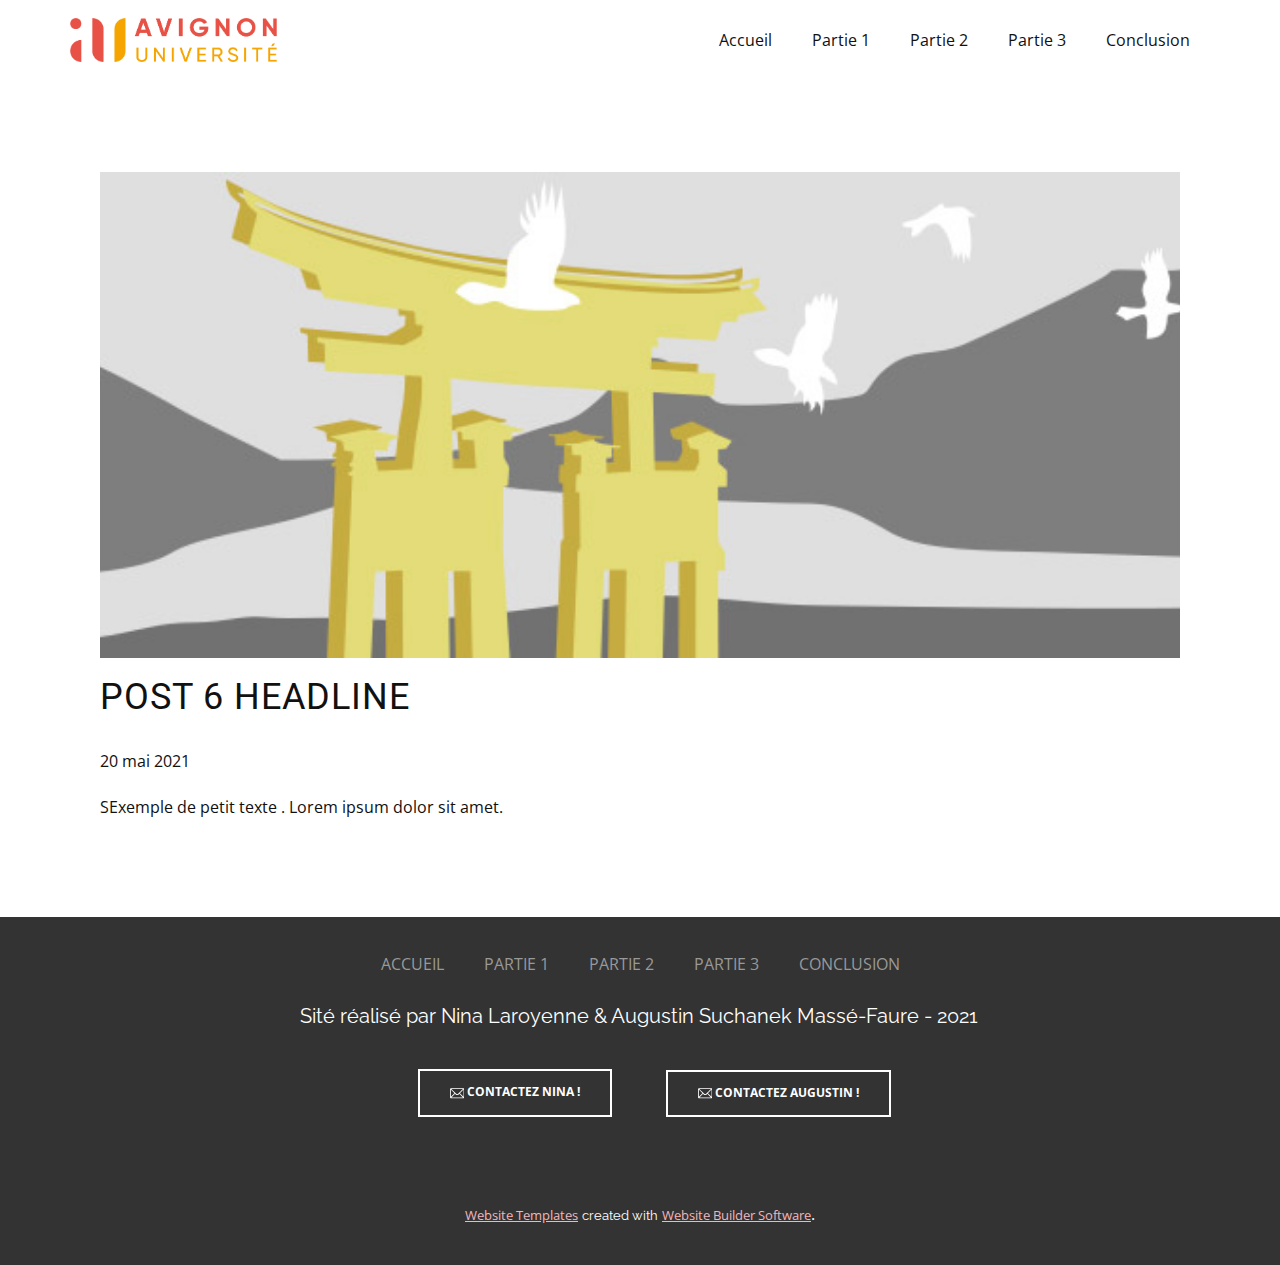
<file: blog/post-5.html>
<!doctype html>
<html style="font-size: 16px;"><head>
    <meta name="viewport" content="width=device-width, initial-scale=1.0">
    <meta charset="utf-8">
    <meta name="keywords" content="Post 1 Headline">
    <meta name="description" content="">
    <meta name="page_type" content="np-template-header-footer-from-plugin">
    <title>Post 6 Headline</title>
    <link rel="stylesheet" href="../nicepage.css" media="screen">
<link rel="stylesheet" href="../Post-Template.css" media="screen">
    <script class="u-script" type="text/javascript" src="../jquery.js" defer=""></script>
    <script class="u-script" type="text/javascript" src="../nicepage.js" defer=""></script>
    <meta name="generator" content="Nicepage 3.15.3, nicepage.com">
    <link id="u-theme-google-font" rel="stylesheet" href="https://fonts.googleapis.com/css?family=Roboto:100,100i,300,300i,400,400i,500,500i,700,700i,900,900i|Open+Sans:300,300i,400,400i,600,600i,700,700i,800,800i">
    <link id="u-page-google-font" rel="stylesheet" href="https://fonts.googleapis.com/css?family=Raleway:100,100i,200,200i,300,300i,400,400i,500,500i,600,600i,700,700i,800,800i,900,900i">
    
    
    <script type="application/ld+json">{
		"@context": "http://schema.org",
		"@type": "Organization",
		"name": "",
		"url": "index.html",
		"logo": "images/avignon_universite_RVB.png"
}</script>
    <meta property="og:title" content="Post Template">
    <meta property="og:type" content="website">
    <meta name="theme-color" content="#bf404c">
    <link rel="canonical" href="../index.html">
    <meta property="og:url" content="index.html">
  </head>
  <body class="u-body"><header class="u-align-center-sm u-align-center-xs u-clearfix u-header u-header" id="sec-1e2e"><div class="u-clearfix u-sheet u-sheet-1">
        <a href="../Accueil.html" data-page-id="54986348" class="u-image u-logo u-image-1" data-image-width="591" data-image-height="127" title="Accueil">
          <img src="../images/avignon_universite_RVB.png" class="u-logo-image u-logo-image-1" data-image-width="207">
        </a>
        <nav data-position="" class="u-menu u-menu-dropdown u-offcanvas u-menu-1">
          <div class="menu-collapse">
            <a class="u-button-style u-nav-link" href="#">
              <svg><use xmlns:xlink="http://www.w3.org/1999/xlink" xlink:href="#menu-hamburger"></use></svg>
              <svg version="1.1" xmlns="http://www.w3.org/2000/svg" xmlns:xlink="http://www.w3.org/1999/xlink"><defs><symbol id="menu-hamburger" viewBox="0 0 16 16" style="width: 16px; height: 16px;"><rect y="1" width="16" height="2"></rect><rect y="7" width="16" height="2"></rect><rect y="13" width="16" height="2"></rect>
</symbol>
</defs></svg>
            </a>
          </div>
          <div class="u-nav-container">
            <ul class="u-nav u-unstyled"><li class="u-nav-item"><a class="u-button-style u-nav-link" href="../Accueil.html">Accueil</a>
</li><li class="u-nav-item"><a class="u-button-style u-nav-link" href="../Partie-1.html">Partie 1</a>
</li><li class="u-nav-item"><a class="u-button-style u-nav-link" href="../Partie-2.html">Partie 2</a>
</li><li class="u-nav-item"><a class="u-button-style u-nav-link" href="../Partie-3.html">Partie 3</a>
</li><li class="u-nav-item"><a class="u-button-style u-nav-link" href="../Conclusion.html">Conclusion</a>
</li></ul>
          </div>
          <div class="u-nav-container-collapse">
            <div class="u-black u-container-style u-inner-container-layout u-opacity u-opacity-95 u-sidenav">
              <div class="u-sidenav-overflow">
                <div class="u-menu-close"></div>
                <ul class="u-align-center u-nav u-popupmenu-items u-unstyled u-nav-2"><li class="u-nav-item"><a class="u-button-style u-nav-link" href="../Accueil.html">Accueil</a>
</li><li class="u-nav-item"><a class="u-button-style u-nav-link" href="../Partie-1.html">Partie 1</a>
</li><li class="u-nav-item"><a class="u-button-style u-nav-link" href="../Partie-2.html">Partie 2</a>
</li><li class="u-nav-item"><a class="u-button-style u-nav-link" href="../Partie-3.html">Partie 3</a>
</li><li class="u-nav-item"><a class="u-button-style u-nav-link" href="../Conclusion.html">Conclusion</a>
</li></ul>
              </div>
            </div>
            <div class="u-black u-menu-overlay u-opacity u-opacity-70"></div>
          </div>
        </nav>
      </div></header>
    <section class="u-align-center u-clearfix u-section-1" id="sec-5745">
      <div class="u-clearfix u-sheet u-valign-middle-md u-valign-middle-sm u-valign-middle-xs u-sheet-1"><!--post_details--><!--post_details_options_json--><!--{"source":""}--><!--/post_details_options_json--><!--blog_post-->
        <div class="u-container-style u-expanded-width u-post-details u-post-details-1">
          <div class="u-container-layout u-valign-middle u-container-layout-1"><!--blog_post_image-->
            <img alt="" class="u-blog-control u-expanded-width u-image u-image-default u-image-1" src="[data-uri]"><!--/blog_post_image--><!--blog_post_header-->
            <h2 class="u-blog-control u-text u-text-1">Post 6 Headline</h2><!--/blog_post_header--><!--blog_post_metadata-->
            <div class="u-blog-control u-metadata u-metadata-1"><!--blog_post_metadata_date-->
              <span class="u-meta-date u-meta-icon">20 mai 2021</span><!--/blog_post_metadata_date--><!--blog_post_metadata_category-->
              <!--/blog_post_metadata_category--><!--blog_post_metadata_comments-->
              <!--/blog_post_metadata_comments-->
            </div><!--/blog_post_metadata--><!--blog_post_content-->
            <div class="u-align-justify u-blog-control u-post-content u-text u-text-2 fr-view">
  SExemple de petit texte . Lorem ipsum dolor sit amet.
  </div><!--/blog_post_content-->
          </div>
        </div><!--/blog_post--><!--/post_details-->
      </div>
    </section>
    
    
    <footer class="u-clearfix u-footer u-grey-80" id="sec-6646"><div class="u-clearfix u-sheet u-sheet-1">
        <div class="u-container-style u-group u-group-1">
          <div class="u-container-layout u-container-layout-1">
            <nav class="u-menu u-menu-dropdown u-offcanvas u-menu-1">
              <div class="menu-collapse" style="text-transform: uppercase;">
                <a class="u-btn-text u-button-style u-nav-link u-text-grey-40" href="#">
                  <svg><use xmlns:xlink="http://www.w3.org/1999/xlink" xlink:href="#menu-hamburger"></use></svg>
                  <svg version="1.1" xmlns="http://www.w3.org/2000/svg" xmlns:xlink="http://www.w3.org/1999/xlink"><defs><symbol id="menu-hamburger" viewBox="0 0 16 16" style="width: 16px; height: 16px;"><rect y="1" width="16" height="2"></rect><rect y="7" width="16" height="2"></rect><rect y="13" width="16" height="2"></rect>
</symbol>
</defs></svg>
                </a>
              </div>
              <div class="u-nav-container">
                <ul class="u-nav u-unstyled u-nav-1"><li class="u-nav-item"><a class="u-btn-text u-button-style u-nav-link u-text-grey-40" href="../Accueil.html">Accueil</a>
</li><li class="u-nav-item"><a class="u-btn-text u-button-style u-nav-link u-text-grey-40" href="../Partie-1.html">Partie 1</a>
</li><li class="u-nav-item"><a class="u-btn-text u-button-style u-nav-link u-text-grey-40" href="../Partie-2.html">Partie 2</a>
</li><li class="u-nav-item"><a class="u-btn-text u-button-style u-nav-link u-text-grey-40" href="../Partie-3.html">Partie 3</a>
</li><li class="u-nav-item"><a class="u-btn-text u-button-style u-nav-link u-text-grey-40" href="../Conclusion.html">Conclusion</a>
</li></ul>
              </div>
              <div class="u-nav-container-collapse">
                <div class="u-black u-container-style u-inner-container-layout u-opacity u-opacity-95 u-sidenav">
                  <div class="u-sidenav-overflow">
                    <div class="u-menu-close"></div>
                    <ul class="u-align-center u-nav u-popupmenu-items u-unstyled u-nav-2"><li class="u-nav-item"><a class="u-btn-text u-button-style u-nav-link" href="../Accueil.html">Accueil</a>
</li><li class="u-nav-item"><a class="u-btn-text u-button-style u-nav-link" href="../Partie-1.html">Partie 1</a>
</li><li class="u-nav-item"><a class="u-btn-text u-button-style u-nav-link" href="../Partie-2.html">Partie 2</a>
</li><li class="u-nav-item"><a class="u-btn-text u-button-style u-nav-link" href="../Partie-3.html">Partie 3</a>
</li><li class="u-nav-item"><a class="u-btn-text u-button-style u-nav-link" href="../Conclusion.html">Conclusion</a>
</li></ul>
                  </div>
                </div>
                <div class="u-black u-menu-overlay u-opacity u-opacity-70"></div>
              </div>
            </nav>
          </div>
        </div>
        <p class="u-custom-font u-font-raleway u-text u-text-1">Sité réalisé par Nina Laroyenne &amp; Augustin Suchanek Massé-Faure - 2021</p>
        <a href="../mailto:nina.laroyenne@alunmi.univ-avignon.fr" class="u-border-2 u-border-white u-btn u-button-style u-hover-black u-none u-text-hover-white u-text-white u-btn-1"><span class="u-icon u-icon-1"><svg class="u-svg-content" viewBox="0 0 512 512" x="0px" y="0px" style="width: 1em; height: 1em;"><g><g><path d="M467,76H45C20.137,76,0,96.262,0,121v270c0,24.885,20.285,45,45,45h422c24.655,0,45-20.03,45-45V121    C512,96.306,491.943,76,467,76z M460.698,106c-9.194,9.145-167.415,166.533-172.878,171.967c-8.5,8.5-19.8,13.18-31.82,13.18    s-23.32-4.681-31.848-13.208C220.478,274.284,64.003,118.634,51.302,106H460.698z M30,384.894V127.125L159.638,256.08L30,384.894z     M51.321,406l129.587-128.763l22.059,21.943c14.166,14.166,33,21.967,53.033,21.967c20.033,0,38.867-7.801,53.005-21.939    l22.087-21.971L460.679,406H51.321z M482,384.894L352.362,256.08L482,127.125V384.894z"></path>
</g>
</g></svg><img></span>&nbsp;Contactez Nina !
        </a>
        <a href="../mailto:augustin.suchanek--masse-faure@alunmi.univ-avignon.fr" class="u-border-2 u-border-white u-btn u-button-style u-hover-black u-none u-text-hover-white u-text-white u-btn-2"><span class="u-icon u-icon-2"><svg class="u-svg-content" viewBox="0 0 512 512" x="0px" y="0px" style="width: 1em; height: 1em;"><g><g><path d="M467,76H45C20.137,76,0,96.262,0,121v270c0,24.885,20.285,45,45,45h422c24.655,0,45-20.03,45-45V121    C512,96.306,491.943,76,467,76z M460.698,106c-9.194,9.145-167.415,166.533-172.878,171.967c-8.5,8.5-19.8,13.18-31.82,13.18    s-23.32-4.681-31.848-13.208C220.478,274.284,64.003,118.634,51.302,106H460.698z M30,384.894V127.125L159.638,256.08L30,384.894z     M51.321,406l129.587-128.763l22.059,21.943c14.166,14.166,33,21.967,53.033,21.967c20.033,0,38.867-7.801,53.005-21.939    l22.087-21.971L460.679,406H51.321z M482,384.894L352.362,256.08L482,127.125V384.894z"></path>
</g>
</g></svg><img></span>&nbsp;Contactez Augustin !
        </a>
      </div></footer>
    <section class="u-backlink u-clearfix u-grey-80">
      <a class="u-link" href="https://nicepage.com/website-templates" target="_blank">
        <span>Website Templates</span>
      </a>
      <p class="u-text">
        <span>created with</span>
      </p>
      <a class="u-link" href="https://nicepage.com/" target="_blank">
        <span>Website Builder Software</span>
      </a>. 
    </section>
  
</body></html>
</file>
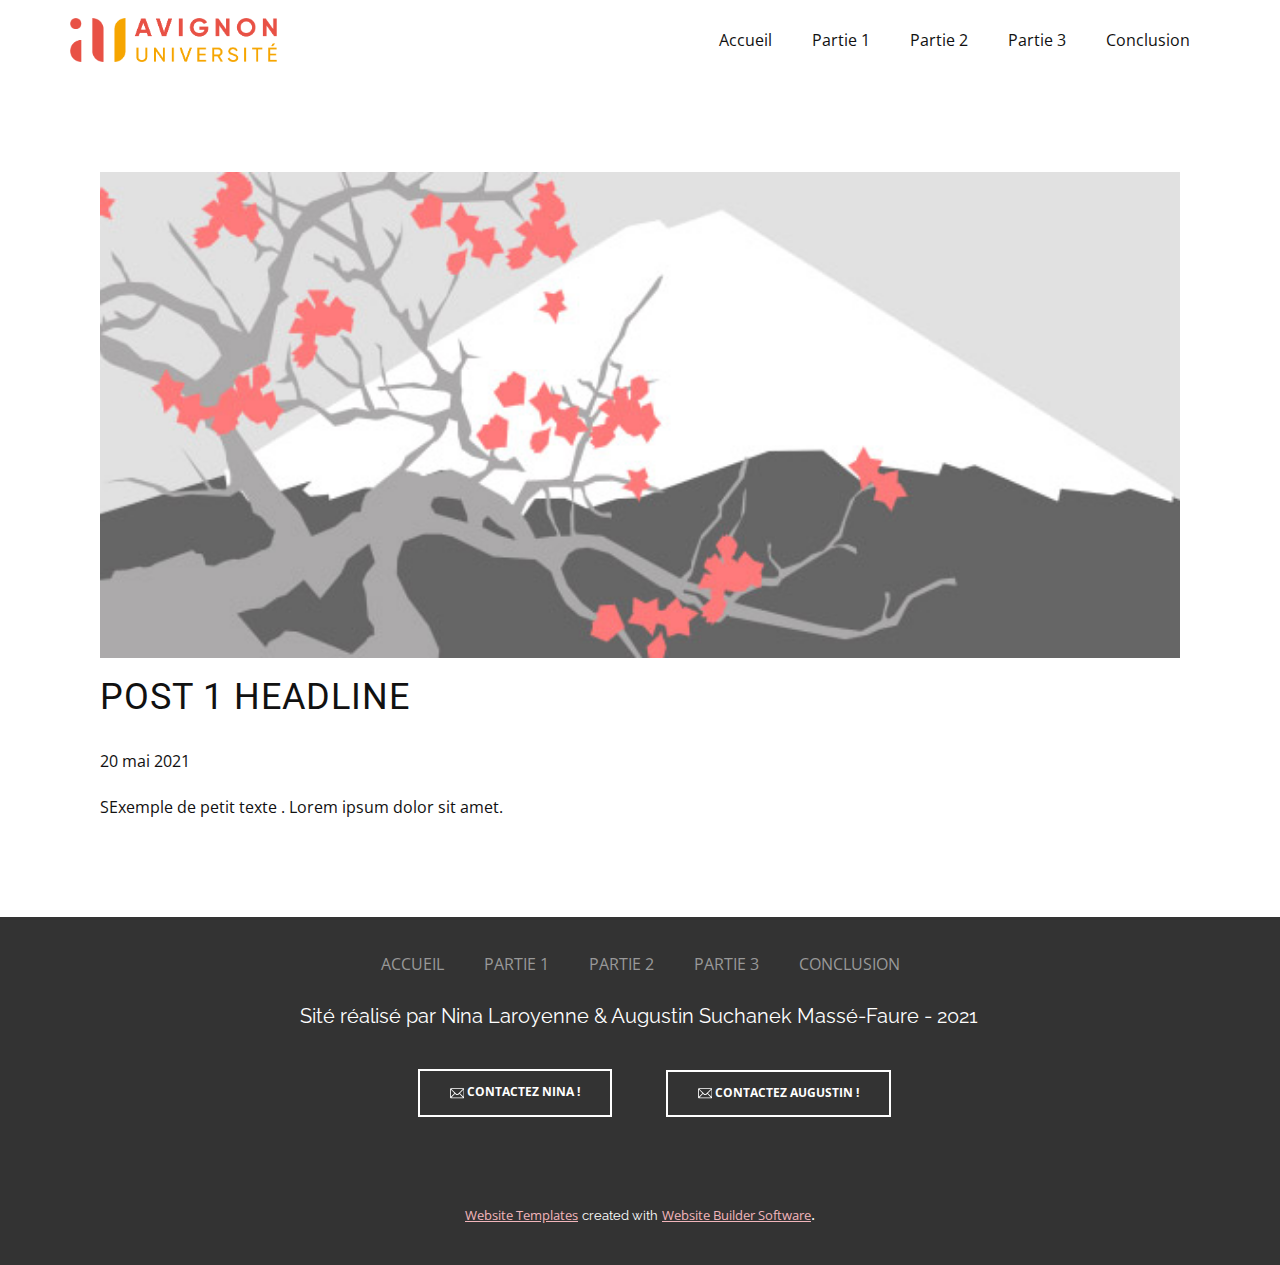
<file: blog/post.html>
<!doctype html>
<html style="font-size: 16px;"><head>
    <meta name="viewport" content="width=device-width, initial-scale=1.0">
    <meta charset="utf-8">
    <meta name="keywords" content="Post 1 Headline">
    <meta name="description" content="">
    <meta name="page_type" content="np-template-header-footer-from-plugin">
    <title>Post 1 Headline</title>
    <link rel="stylesheet" href="../nicepage.css" media="screen">
<link rel="stylesheet" href="../Post-Template.css" media="screen">
    <script class="u-script" type="text/javascript" src="../jquery.js" defer=""></script>
    <script class="u-script" type="text/javascript" src="../nicepage.js" defer=""></script>
    <meta name="generator" content="Nicepage 3.15.3, nicepage.com">
    <link id="u-theme-google-font" rel="stylesheet" href="https://fonts.googleapis.com/css?family=Roboto:100,100i,300,300i,400,400i,500,500i,700,700i,900,900i|Open+Sans:300,300i,400,400i,600,600i,700,700i,800,800i">
    <link id="u-page-google-font" rel="stylesheet" href="https://fonts.googleapis.com/css?family=Raleway:100,100i,200,200i,300,300i,400,400i,500,500i,600,600i,700,700i,800,800i,900,900i">
    
    
    <script type="application/ld+json">{
		"@context": "http://schema.org",
		"@type": "Organization",
		"name": "",
		"url": "index.html",
		"logo": "images/avignon_universite_RVB.png"
}</script>
    <meta property="og:title" content="Post Template">
    <meta property="og:type" content="website">
    <meta name="theme-color" content="#bf404c">
    <link rel="canonical" href="../index.html">
    <meta property="og:url" content="index.html">
  </head>
  <body class="u-body"><header class="u-align-center-sm u-align-center-xs u-clearfix u-header u-header" id="sec-1e2e"><div class="u-clearfix u-sheet u-sheet-1">
        <a href="../Accueil.html" data-page-id="54986348" class="u-image u-logo u-image-1" data-image-width="591" data-image-height="127" title="Accueil">
          <img src="../images/avignon_universite_RVB.png" class="u-logo-image u-logo-image-1" data-image-width="207">
        </a>
        <nav data-position="" class="u-menu u-menu-dropdown u-offcanvas u-menu-1">
          <div class="menu-collapse">
            <a class="u-button-style u-nav-link" href="#">
              <svg><use xmlns:xlink="http://www.w3.org/1999/xlink" xlink:href="#menu-hamburger"></use></svg>
              <svg version="1.1" xmlns="http://www.w3.org/2000/svg" xmlns:xlink="http://www.w3.org/1999/xlink"><defs><symbol id="menu-hamburger" viewBox="0 0 16 16" style="width: 16px; height: 16px;"><rect y="1" width="16" height="2"></rect><rect y="7" width="16" height="2"></rect><rect y="13" width="16" height="2"></rect>
</symbol>
</defs></svg>
            </a>
          </div>
          <div class="u-nav-container">
            <ul class="u-nav u-unstyled"><li class="u-nav-item"><a class="u-button-style u-nav-link" href="../Accueil.html">Accueil</a>
</li><li class="u-nav-item"><a class="u-button-style u-nav-link" href="../Partie-1.html">Partie 1</a>
</li><li class="u-nav-item"><a class="u-button-style u-nav-link" href="../Partie-2.html">Partie 2</a>
</li><li class="u-nav-item"><a class="u-button-style u-nav-link" href="../Partie-3.html">Partie 3</a>
</li><li class="u-nav-item"><a class="u-button-style u-nav-link" href="../Conclusion.html">Conclusion</a>
</li></ul>
          </div>
          <div class="u-nav-container-collapse">
            <div class="u-black u-container-style u-inner-container-layout u-opacity u-opacity-95 u-sidenav">
              <div class="u-sidenav-overflow">
                <div class="u-menu-close"></div>
                <ul class="u-align-center u-nav u-popupmenu-items u-unstyled u-nav-2"><li class="u-nav-item"><a class="u-button-style u-nav-link" href="../Accueil.html">Accueil</a>
</li><li class="u-nav-item"><a class="u-button-style u-nav-link" href="../Partie-1.html">Partie 1</a>
</li><li class="u-nav-item"><a class="u-button-style u-nav-link" href="../Partie-2.html">Partie 2</a>
</li><li class="u-nav-item"><a class="u-button-style u-nav-link" href="../Partie-3.html">Partie 3</a>
</li><li class="u-nav-item"><a class="u-button-style u-nav-link" href="../Conclusion.html">Conclusion</a>
</li></ul>
              </div>
            </div>
            <div class="u-black u-menu-overlay u-opacity u-opacity-70"></div>
          </div>
        </nav>
      </div></header>
    <section class="u-align-center u-clearfix u-section-1" id="sec-5745">
      <div class="u-clearfix u-sheet u-valign-middle-md u-valign-middle-sm u-valign-middle-xs u-sheet-1"><!--post_details--><!--post_details_options_json--><!--{"source":""}--><!--/post_details_options_json--><!--blog_post-->
        <div class="u-container-style u-expanded-width u-post-details u-post-details-1">
          <div class="u-container-layout u-valign-middle u-container-layout-1"><!--blog_post_image-->
            <img alt="" class="u-blog-control u-expanded-width u-image u-image-default u-image-1" src="[data-uri]"><!--/blog_post_image--><!--blog_post_header-->
            <h2 class="u-blog-control u-text u-text-1">Post 1 Headline</h2><!--/blog_post_header--><!--blog_post_metadata-->
            <div class="u-blog-control u-metadata u-metadata-1"><!--blog_post_metadata_date-->
              <span class="u-meta-date u-meta-icon">20 mai 2021</span><!--/blog_post_metadata_date--><!--blog_post_metadata_category-->
              <!--/blog_post_metadata_category--><!--blog_post_metadata_comments-->
              <!--/blog_post_metadata_comments-->
            </div><!--/blog_post_metadata--><!--blog_post_content-->
            <div class="u-align-justify u-blog-control u-post-content u-text u-text-2 fr-view">
  SExemple de petit texte . Lorem ipsum dolor sit amet.
  </div><!--/blog_post_content-->
          </div>
        </div><!--/blog_post--><!--/post_details-->
      </div>
    </section>
    
    
    <footer class="u-clearfix u-footer u-grey-80" id="sec-6646"><div class="u-clearfix u-sheet u-sheet-1">
        <div class="u-container-style u-group u-group-1">
          <div class="u-container-layout u-container-layout-1">
            <nav class="u-menu u-menu-dropdown u-offcanvas u-menu-1">
              <div class="menu-collapse" style="text-transform: uppercase;">
                <a class="u-btn-text u-button-style u-nav-link u-text-grey-40" href="#">
                  <svg><use xmlns:xlink="http://www.w3.org/1999/xlink" xlink:href="#menu-hamburger"></use></svg>
                  <svg version="1.1" xmlns="http://www.w3.org/2000/svg" xmlns:xlink="http://www.w3.org/1999/xlink"><defs><symbol id="menu-hamburger" viewBox="0 0 16 16" style="width: 16px; height: 16px;"><rect y="1" width="16" height="2"></rect><rect y="7" width="16" height="2"></rect><rect y="13" width="16" height="2"></rect>
</symbol>
</defs></svg>
                </a>
              </div>
              <div class="u-nav-container">
                <ul class="u-nav u-unstyled u-nav-1"><li class="u-nav-item"><a class="u-btn-text u-button-style u-nav-link u-text-grey-40" href="../Accueil.html">Accueil</a>
</li><li class="u-nav-item"><a class="u-btn-text u-button-style u-nav-link u-text-grey-40" href="../Partie-1.html">Partie 1</a>
</li><li class="u-nav-item"><a class="u-btn-text u-button-style u-nav-link u-text-grey-40" href="../Partie-2.html">Partie 2</a>
</li><li class="u-nav-item"><a class="u-btn-text u-button-style u-nav-link u-text-grey-40" href="../Partie-3.html">Partie 3</a>
</li><li class="u-nav-item"><a class="u-btn-text u-button-style u-nav-link u-text-grey-40" href="../Conclusion.html">Conclusion</a>
</li></ul>
              </div>
              <div class="u-nav-container-collapse">
                <div class="u-black u-container-style u-inner-container-layout u-opacity u-opacity-95 u-sidenav">
                  <div class="u-sidenav-overflow">
                    <div class="u-menu-close"></div>
                    <ul class="u-align-center u-nav u-popupmenu-items u-unstyled u-nav-2"><li class="u-nav-item"><a class="u-btn-text u-button-style u-nav-link" href="../Accueil.html">Accueil</a>
</li><li class="u-nav-item"><a class="u-btn-text u-button-style u-nav-link" href="../Partie-1.html">Partie 1</a>
</li><li class="u-nav-item"><a class="u-btn-text u-button-style u-nav-link" href="../Partie-2.html">Partie 2</a>
</li><li class="u-nav-item"><a class="u-btn-text u-button-style u-nav-link" href="../Partie-3.html">Partie 3</a>
</li><li class="u-nav-item"><a class="u-btn-text u-button-style u-nav-link" href="../Conclusion.html">Conclusion</a>
</li></ul>
                  </div>
                </div>
                <div class="u-black u-menu-overlay u-opacity u-opacity-70"></div>
              </div>
            </nav>
          </div>
        </div>
        <p class="u-custom-font u-font-raleway u-text u-text-1">Sité réalisé par Nina Laroyenne &amp; Augustin Suchanek Massé-Faure - 2021</p>
        <a href="../mailto:nina.laroyenne@alunmi.univ-avignon.fr" class="u-border-2 u-border-white u-btn u-button-style u-hover-black u-none u-text-hover-white u-text-white u-btn-1"><span class="u-icon u-icon-1"><svg class="u-svg-content" viewBox="0 0 512 512" x="0px" y="0px" style="width: 1em; height: 1em;"><g><g><path d="M467,76H45C20.137,76,0,96.262,0,121v270c0,24.885,20.285,45,45,45h422c24.655,0,45-20.03,45-45V121    C512,96.306,491.943,76,467,76z M460.698,106c-9.194,9.145-167.415,166.533-172.878,171.967c-8.5,8.5-19.8,13.18-31.82,13.18    s-23.32-4.681-31.848-13.208C220.478,274.284,64.003,118.634,51.302,106H460.698z M30,384.894V127.125L159.638,256.08L30,384.894z     M51.321,406l129.587-128.763l22.059,21.943c14.166,14.166,33,21.967,53.033,21.967c20.033,0,38.867-7.801,53.005-21.939    l22.087-21.971L460.679,406H51.321z M482,384.894L352.362,256.08L482,127.125V384.894z"></path>
</g>
</g></svg><img></span>&nbsp;Contactez Nina !
        </a>
        <a href="../mailto:augustin.suchanek--masse-faure@alunmi.univ-avignon.fr" class="u-border-2 u-border-white u-btn u-button-style u-hover-black u-none u-text-hover-white u-text-white u-btn-2"><span class="u-icon u-icon-2"><svg class="u-svg-content" viewBox="0 0 512 512" x="0px" y="0px" style="width: 1em; height: 1em;"><g><g><path d="M467,76H45C20.137,76,0,96.262,0,121v270c0,24.885,20.285,45,45,45h422c24.655,0,45-20.03,45-45V121    C512,96.306,491.943,76,467,76z M460.698,106c-9.194,9.145-167.415,166.533-172.878,171.967c-8.5,8.5-19.8,13.18-31.82,13.18    s-23.32-4.681-31.848-13.208C220.478,274.284,64.003,118.634,51.302,106H460.698z M30,384.894V127.125L159.638,256.08L30,384.894z     M51.321,406l129.587-128.763l22.059,21.943c14.166,14.166,33,21.967,53.033,21.967c20.033,0,38.867-7.801,53.005-21.939    l22.087-21.971L460.679,406H51.321z M482,384.894L352.362,256.08L482,127.125V384.894z"></path>
</g>
</g></svg><img></span>&nbsp;Contactez Augustin !
        </a>
      </div></footer>
    <section class="u-backlink u-clearfix u-grey-80">
      <a class="u-link" href="https://nicepage.com/website-templates" target="_blank">
        <span>Website Templates</span>
      </a>
      <p class="u-text">
        <span>created with</span>
      </p>
      <a class="u-link" href="https://nicepage.com/" target="_blank">
        <span>Website Builder Software</span>
      </a>. 
    </section>
  
</body></html>
</file>
